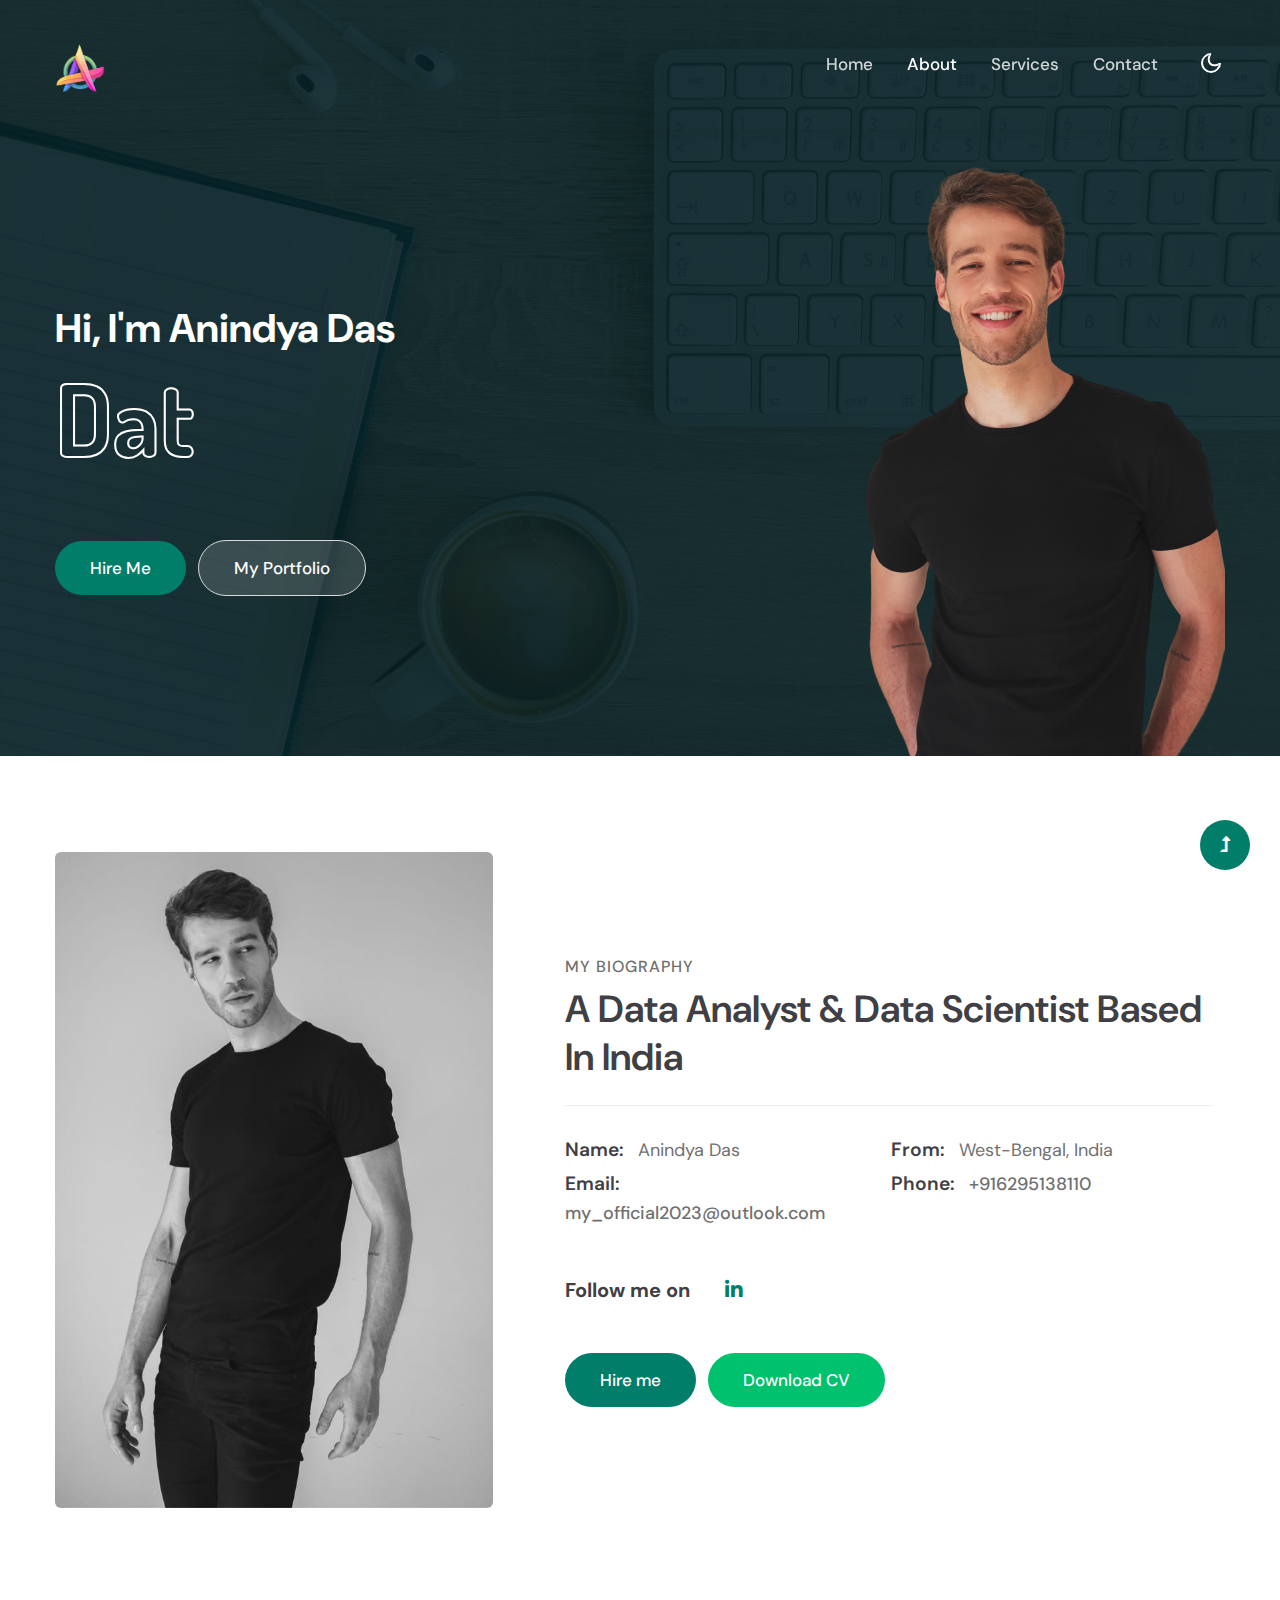
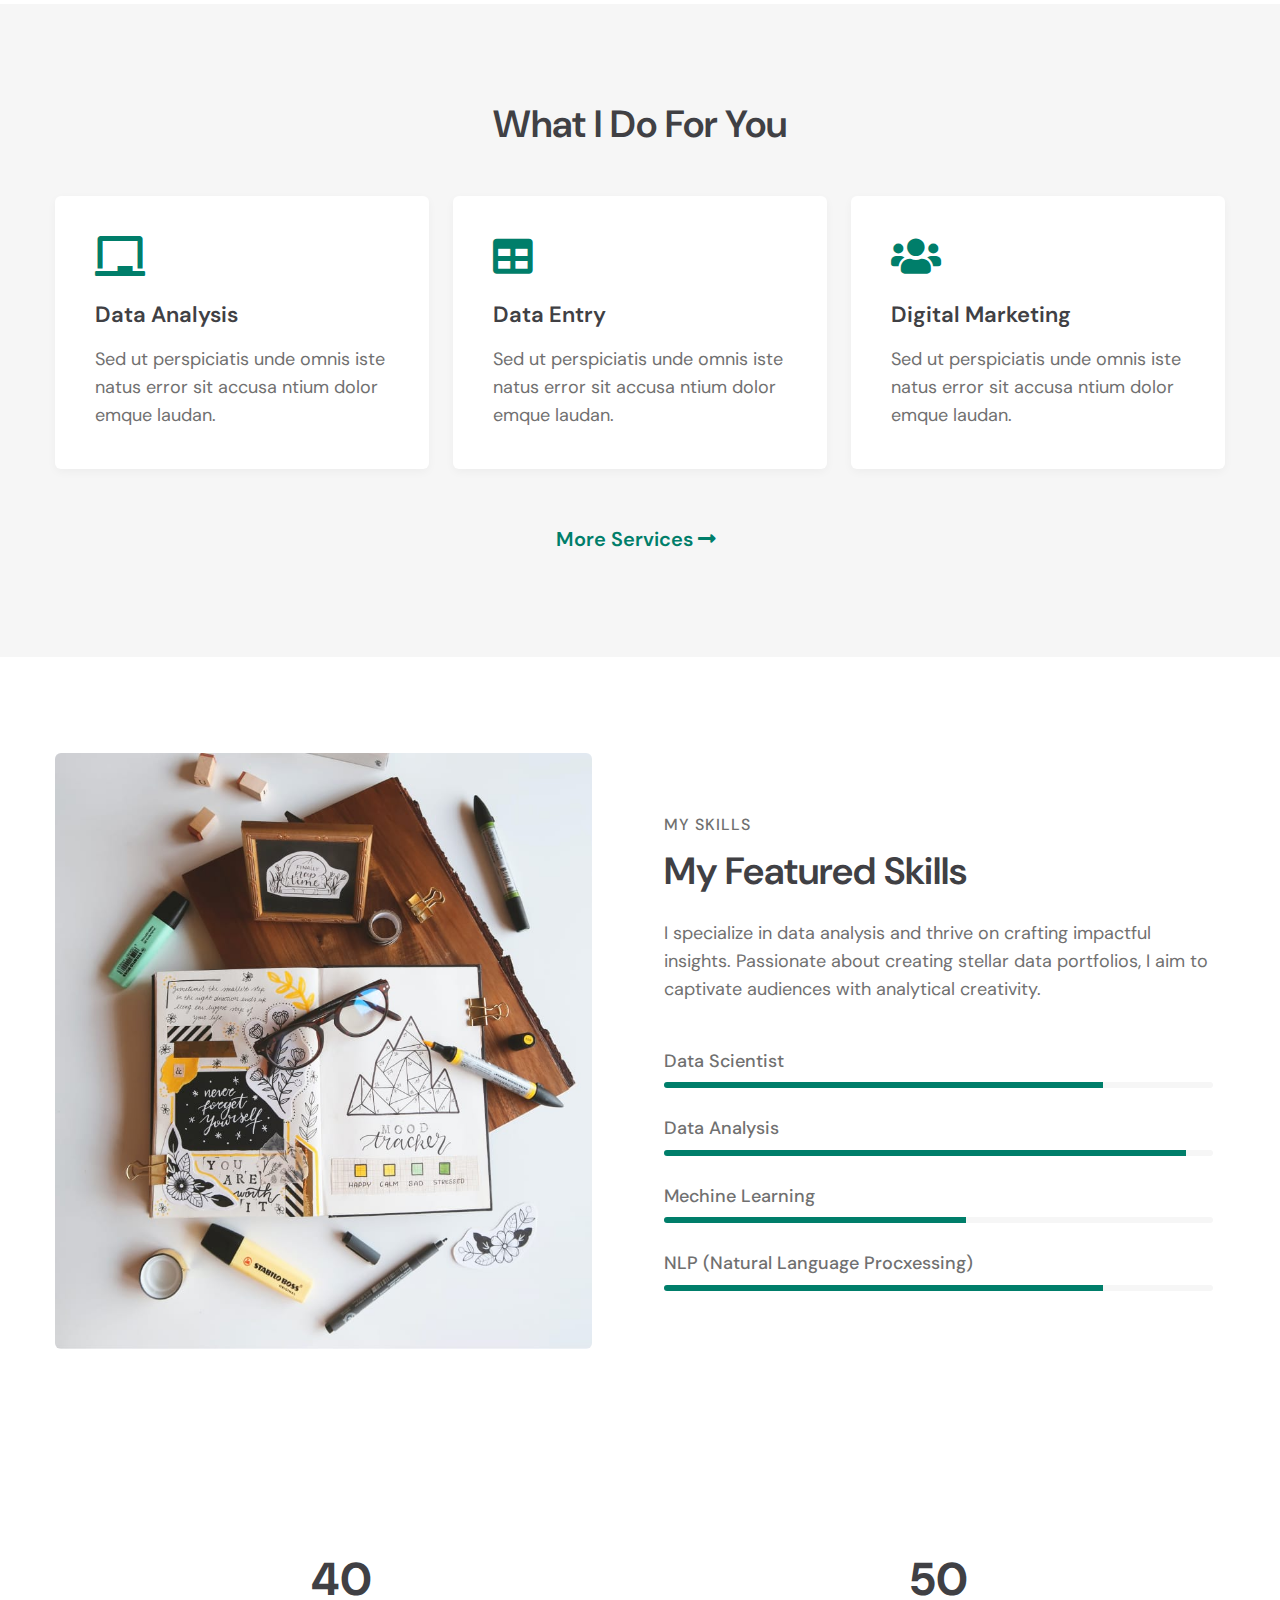
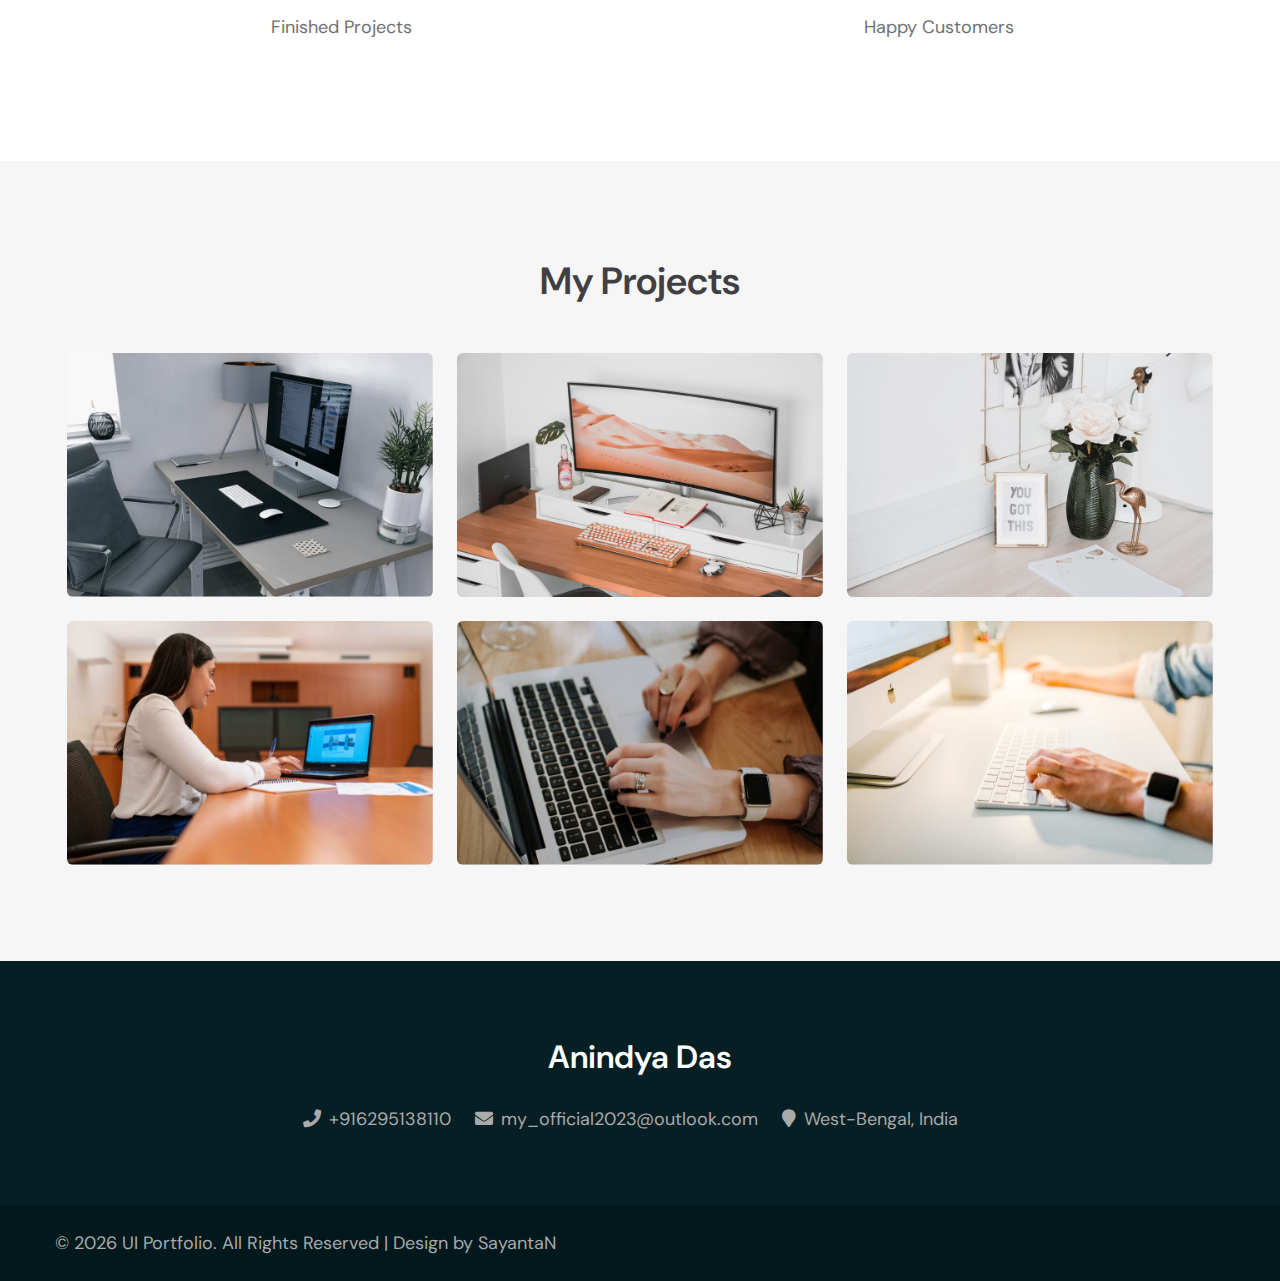
<file: index.html>
<!doctype html>
<html lang="en">

<head>
    <!-- Required meta tags -->
    <meta charset="utf-8">
    <meta name="viewport" content="width=device-width, initial-scale=1, shrink-to-fit=no">
    <title>Anindya Das</title>

    <!-- google-fonts -->
    <link href="//fonts.googleapis.com/css2?family=Dosis:wght@300;400;500;600;800&display=swap" rel="stylesheet">
    <link href="//fonts.googleapis.com/css2?family=DM+Sans:wght@400;500;700&display=swap" rel="stylesheet">
    <!-- //google-fonts -->

    <!-- Template CSS Style link -->
    <link rel="stylesheet" href="assets/css/style-liberty.css">

</head>

<body>


    <!--header-->
    <header id="site-header" class="fixed-top">
        <div class="container">
            <nav class="navbar navbar-expand-lg stroke">
                <h1>
                    <a class="navbar-brand" href="index.html">
                        <img class="nav_logo" src="./assets/logo/logo.png" alt="">
                    </a>
                </h1>
                <!-- if logo is image enable this   
        <a class="navbar-brand" href="#index.html">
            <img src="image-path" alt="Your logo" title="Your logo" style="height:35px;" />
        </a> -->
                <button class="navbar-toggler collapsed bg-gradient" type="button" data-bs-toggle="collapse"
                    data-bs-target="#navbarTogglerDemo02" aria-controls="navbarTogglerDemo02" aria-expanded="false"
                    aria-label="Toggle navigation">
                    <span class="navbar-toggler-icon fa icon-expand fa-bars"></span>
                    <span class="navbar-toggler-icon fa icon-close fa-times"></span>
                </button>

                <div class="collapse navbar-collapse" id="navbarTogglerDemo02">
                    <ul class="navbar-nav ms-lg-auto align-items-center">
                        <li class="nav-item">
                            <a class="nav-link" href="index.html">Home <span class="sr-only">(current)</span></a>
                        </li>
                        <li class="nav-item active">
                            <a class="nav-link" href="about.html">About</a>
                        </li>
                        <li class="nav-item">
                            <a class="nav-link" href="services.html">Services</a>
                        </li>
                        <li class="nav-item">
                            <a class="nav-link" href="contact.html">Contact</a>
                        </li>

                        <!--/right-btn-->
                        <div class="header-btn mx-2">
                            <!-- <a class="btn btn-style btn-primary mr-lg-5" href="contact.html"> Hire Me</a> -->
                        </div>
                        <!--/right-btn-->

                    </ul>
                </div>

                <!-- search -->
                <!-- <ul class="cd-header-buttons px-lg-2">
                    <li>
                        <a class="cd-search-trigger" href="#cd-search">
                            <span></span>
                        </a>
                    </li>
                </ul> -->
                <div id="cd-search" class="cd-search">
                    <form action="#url" method="post">
                        <input name="Search" type="search" placeholder="Click enter after typing...">
                    </form>
                </div>
                <!-- //search -->

                <!-- toggle switch for light and dark theme -->
                <div class="cont-ser-position">
                    <nav class="navigation">
                        <div class="theme-switch-wrapper">
                            <label class="theme-switch" for="checkbox">
                                <input type="checkbox" id="checkbox">
                                <div class="mode-container">
                                    <i class="gg-sun"></i>
                                    <i class="gg-moon"></i>
                                </div>
                            </label>
                        </div>
                    </nav>
                </div>
                <!-- //toggle switch for light and dark theme -->
            </nav>
        </div>
    </header>
    <!--//header-->




    <!-- banner section -->
    <section id="home" class="w3l-banner pt-5">
        <div class="container pt-lg-5 pt-md-4">
            <div class="row pt-lg-5 pt-4">
                <div class="col-lg-7 banner-info-grid pt-lg-0 pt-5">
                    <h1 class="mb-3">Hi, I'm Anindya Das</h1>
                    <h3 class="mb-4"> <span class="typed-text"></span><span class="cursor">&nbsp</span> </h3>
                    <!-- <p>I love Graphic design and Photography and have been working on my portfolio since 2016. I Can
                        give your business a new Creative start right away!</p> -->

                    <a class="btn btn-primary btn-style mt-5 me-2" href="contact.html"> Hire Me </a>
                    <a class="btn btn-style transparent-btn mt-5" href="#portfolio"> My Portfolio </a>

                </div>
                <div class="col-lg-5 text-lg-end my-image mt-lg-0 mt-4">
                    <img src="assets/images/banner.png" class="img-fluid" />
                </div>
            </div>
        </div>
    </section>
    <!-- //banner section -->


    <!-- About Section-->
    <section class="w3l-about py-5" id="about">
        <div class="container py-md-5 py-2">
            <div class="row w3l-row">
                <div class="col-lg-5 my-image pe-lg-5 mb-lg-0 mb-md-5 mb-4">
                    <img src="assets/images/about.jpg" alt="" class="img-fluid">
                </div>
                <div class="col-lg-7 w3l-about-info px-lg-4 align-center">
                    <h6 class="w3l-title-small mb-1">My Biography</h6>
                    <h3 class="w3l-title-main mb-2">A Data Analyst & Data Scientist based in India</h3>
                    <!-- <p class="my-4 pe-lg-5">I love Graphic design and Photography and have been working on my portfolio since 2016. I Can give your business a new Creative start right away! Contact me and we will discuss your projects!</p> -->
                    <div class="my-info mt-4">
                        <div class="single-info"><span>Name:</span>
                            <p>Anindya Das</p>
                        </div>
                        <div class="single-info"><span>From:</span>
                            <p>West-Bengal, India</p>
                        </div>
                        <div class="single-info"><span>Email:</span>
                            <p><a href="mailto:my_official2023@outlook.com">my_official2023@outlook.com</a></p>
                        </div>
                        <div class="single-info"><span>Phone:</span>
                            <p><a href="tel:+916295138110">+916295138110</a></p>
                        </div>
                    </div>

                    <ul class="follow-social mt-lg-5 mt-4">
                        <li>
                            <h5 class="me-md-3">Follow me on </h5>
                        </li>

                        <!-- <li><a href="https://in.linkedin.com/company/w3layouts"><span class="fab fa-behance"></span></a>
                        </li> -->

                        <li><a href="https://www.linkedin.com/in/dasanindya24/"><span
                                    class="fab fa-linkedin-in"></span></a>
                        </li>

                        <li>
                            <a href="https://github.com/anindyaPrivate>
                                <i class="fab fa-github"></i>
                            </a>
                        </li>

                        <!-- <li><a href="https://twitter.com/W3layouts"><span class="fab fa-twitter"></span></a></li> -->

                    </ul>
                    <div class="w3l-btn">
                        <a href="contact.html" class="btn btn-style btn-primary mt-lg-5 mt-4 me-md-2">Hire me</a>
                        <a href="./assets/Anindya_das_2.3 years_EXP.pdf" download="Anindya's Resume.pdf"
                            class="btn btn-style btn-secondary mt-lg-5 mt-4">Download CV</a>
                    </div>
                </div>
            </div>
        </div>
    </section>
    <!-- //About Section-->


    <!-- Services Section -->
    <section class="about-section py-5">
        <div class="container py-lg-5 py-md-4 py-2">
            <div class="title-heading-w3 mx-auto text-center mb-sm-5 mb-4">
                <h3 class="w3l-title-main">What I do for you</h3>
            </div>
            <div class="row justify-content-center">
                <div class="col-lg-4 col-md-6">
                    <div class="about-single">
                        <div class="about-icon mb-4">
                            <i class="fas fa-chalkboard"></i>
                        </div>
                        <div class="about-content">
                            <h5 class="mb-3"><a href="#url">Data Analysis</a></h5>
                            <p>Sed ut perspiciatis unde omnis iste natus error sit accusa ntium dolor emque
                                laudan.</p>
                        </div>
                    </div>
                </div>
                <div class="col-lg-4 col-md-6 mt-md-0 mt-3">
                    <div class="about-single">
                        <div class="about-icon mb-4">
                            <i class="fas fa-table"></i>
                        </div>
                        <div class="about-content">
                            <h5 class="mb-3"><a href="#url">Data Entry</a></h5>
                            <p>Sed ut perspiciatis unde omnis iste natus error sit accusa ntium dolor emque
                                laudan.</p>
                        </div>
                    </div>
                </div>
                <div class="col-lg-4 col-md-6 mt-lg-0 mt-3">
                    <div class="about-single">
                        <div class="about-icon mb-4">
                            <i class="fas fa-users"></i>
                        </div>
                        <div class="about-content">
                            <h5 class="mb-3"><a href="#url">Digital Marketing</a></h5>
                            <p>Sed ut perspiciatis unde omnis iste natus error sit accusa ntium dolor emque
                                laudan.</p>
                        </div>
                    </div>
                </div>
            </div>

            <div class="w3l-btn text-center">
                <a href="services.html" class="btn btn-border mt-lg-5 mt-4 me-2">
                    More services <span class="fas fa-long-arrow-alt-right"></span></a>
            </div>
        </div>
    </section>
    <!-- //Services Section -->





    <section class="w3l-skills py-5" id="skills">
        <div class="container py-lg-5 py-md-4 py-3">
            <div class="row">
                <div class="col-lg-6 pe-lg-5">
                    <img src="assets/images/about1.jpg" alt="" class="img-fluid">
                </div>
                <div class="col-lg-6 mt-lg-0 mt-5 w3l-content-6 px-lg-4 align-self-center">
                    <h6 class="w3l-title-small mb-2">My skills</h6>
                    <h3 class="w3l-title-main">My Featured skills</h3>
                    <p class="mt-4">I specialize in data analysis and thrive on crafting impactful insights. Passionate
                        about creating stellar data portfolios, I aim to captivate audiences with analytical creativity.
                    </p>
                    <div class="progress-info mt-5">
                        <h6 class="progress-tittle">Data Scientist</h6>
                        <div class="progress">
                            <div class="progress-bar progress-bar-striped" role="progressbar" style="width: 80%"
                                aria-valuenow="80" aria-valuemin="0" aria-valuemax="100">
                            </div>
                        </div>
                    </div>
                    <div class="progress-info">
                        <h6 class="progress-tittle">Data Analysis
                        </h6>
                        <div class="progress">
                            <div class="progress-bar progress-bar-striped" role="progressbar" style="width: 95%"
                                aria-valuenow="95" aria-valuemin="0" aria-valuemax="100">
                            </div>
                        </div>
                    </div>
                    <div class="progress-info">
                        <h6 class="progress-tittle">Mechine Learning</h6>
                        <div class="progress">
                            <div class="progress-bar progress-bar-striped" role="progressbar" style="width: 55%"
                                aria-valuenow="55" aria-valuemin="0" aria-valuemax="100">
                            </div>
                        </div>
                    </div>
                    <div class="progress-info mb-0">
                        <h6 class="progress-tittle">NLP (Natural Language Procxessing)</h6>
                        <div class="progress">
                            <div class="progress-bar progress-bar-striped" role="progressbar" style="width: 80%"
                                aria-valuenow="80" aria-valuemin="0" aria-valuemax="100">
                            </div>
                        </div>
                    </div>
                </div>
            </div>
        </div>
    </section>


    <!-- Why Choose Us Section-->
    <!-- <section class="w3l-whychooseus pt-5" id="about1">
        <div class="container pt-lg-0 pt-md-4 pt-2">
            <div class="row align-items-center">
                <div class="col-lg-7 pe-lg-5 align-items-center">
                    <div class="row two-grids">
                        <div class="col-sm-6 grids_info d-flex">
                            <i class="fab fa-wordpress-simple"></i>
                            <div class="detail ms-3">
                                <h4 class="w3l-subtitle">Web Development</h4>
                                <p>Lorem ipsum viverra libero set. Pellen ut justo, in ligula at.
                                </p>
                            </div>
                        </div>
                        <div class="col-sm-6 grids_info d-flex mt-sm-0 mt-4">
                            <i class="fab fa-css3-alt"></i>
                            <div class="detail ms-3">
                                <h4 class="w3l-subtitle">Design Trends</h4>
                                <p>Lorem ipsum viverra libero set. Pellen ut justo, in ligula at.
                                </p>
                            </div>
                        </div>
                        <div class="col-sm-6 grids_info d-flex mt-md-5 mt-4">
                            <i class="fas fa-chart-line"></i>
                            <div class="detail ms-3">
                                <h4 class="w3l-subtitle">Research & Analysis</h4>
                                <p>Lorem ipsum viverra libero set. Pellen ut justo, in ligula at.
                                </p>
                            </div>
                        </div>
                        <div class="col-sm-6 grids_info d-flex mt-md-5 mt-4">
                            <i class="fas fa-headset"></i>
                            <div class="detail ms-3">
                                <h4 class="w3l-subtitle">Customer support</h4>
                                <p>Lorem ipsum viverra libero set. Pellen ut justo, in ligula at.
                                </p>
                            </div>
                        </div>
                        <div class="col-sm-6 grids_info d-flex mt-md-5 mt-4">
                            <i class="fas fa-mobile-alt"></i>
                            <div class="detail ms-3">
                                <h4 class="w3l-subtitle">Responsive design</h4>
                                <p>Lorem ipsum viverra libero set. Pellen ut justo, in ligula at.
                                </p>
                            </div>
                        </div>
                        <div class="col-sm-6 grids_info d-flex mt-md-5 mt-4">
                            <i class="fas fa-layer-group"></i>
                            <div class="detail ms-3">
                                <h4 class="w3l-subtitle">PSD Design</h4>
                                <p>Lorem ipsum viverra libero set. Pellen ut justo, in ligula at.
                                </p>
                            </div>
                        </div>
                    </div>
                </div>
                <div class="col-lg-5 ps-lg-5 my-image mt-lg-0 mt-4">
                    <img src="assets/images/banner.png" alt="" class="img-fluid">
                </div>

            </div>
        </div>
    </section> -->
    <!-- //Why Choose Us Section-->




    <!-- Stats Section-->
    <section class="w3l-stats-section py-5" id="stats">
        <div class="container py-lg-5 py-md-4 py-2">
            <div class="w3l-stats-inner-inf py-lg-4">
                <div class="row stats-con text-center">
                    <div class="col-lg-6 col-6 stats_info counter_grid">
                        <p class="counter"> 40 </p>
                        <h3>Finished Projects</h3>
                    </div>
                    <!-- <div class="col-lg-3 col-6 stats_info counter_grid">
                        <p class="counter"> 2500 </p>
                        <h3>Working Hours</h3>
                    </div> -->
                    <!-- <div class="col-lg-3 col-6 stats_info counter_grid mt-lg-0 mt-sm-5 mt-5">
                        <p class="counter"> 1280 </p>
                        <h3>Online Support</h3>
                    </div> -->
                    <div class="col-lg-6 col-6 stats_info counter_grid mt-lg-0 mt-sm-5 mt-5">
                        <p class="counter"> 50 </p>
                        <h3>Happy Customers</h3>
                    </div>
                </div>
            </div>
        </div>
    </section>
    <!-- //Stats Section-->


    <!-- portfolio -->
    <section class="w3-gallery py-5" id="portfolio">
        <div class="container py-lg-5 py-md-4 py-2">
            <div class="title-heading-w3 mx-auto text-center mb-sm-5 mb-4">
                <h3 class="w3l-title-main mb-2">My Projects</h3>
            </div>
            <div class="row portfolio-area clearfix p-0 m-0">
                <div class="col-lg-4 col-md-6 portfolio-item2 content" data-id="id-1" data-type="cat-item-1">
                    <span class="image-block">
                        <a class="image-zoom" href="assets/images/blog1.jpg" data-gal="prettyPhoto[gallery]">
                            <div class="content-overlay"></div>
                            <img src="assets/images/blog1.jpg" class="img-fluid w3layouts agileits" alt="portfolio-img">
                            <div class="content-details fadeIn-bottom">
                                <h3 class="content-title">Architecture</h3>
                                <p class="content-text">This is a short description</p>
                            </div>
                        </a>
                    </span>
                </div>
                <div class="col-lg-4 col-md-6 portfolio-item2 content mt-md-0 mt-4" data-id="id-2"
                    data-type="cat-item-2">
                    <span class="image-block">
                        <a class="image-zoom" href="assets/images/blog2.jpg" data-gal="prettyPhoto[gallery]">
                            <div class="content-overlay"></div>
                            <img src="assets/images/blog2.jpg" class="img-fluid w3layouts agileits" alt="portfolio-img">
                            <div class="content-details fadeIn-bottom">
                                <h3 class="content-title">Corporate</h3>
                                <p class="content-text">This is a short description</p>
                            </div>
                        </a>
                    </span>
                </div>
                <div class="col-lg-4 col-md-6 portfolio-item2 content mt-lg-0 mt-4" data-id="id-3"
                    data-type="cat-item-3">
                    <span class="image-block">
                        <a class="image-zoom" href="assets/images/blog3.jpg" data-gal="prettyPhoto[gallery]">
                            <div class="content-overlay"></div>
                            <img src="assets/images/blog3.jpg" class="img-fluid w3layouts agileits" alt="portfolio-img">
                            <div class="content-details fadeIn-bottom">
                                <h3 class="content-title">Ecommerce</h3>
                                <p class="content-text">This is a short description</p>
                            </div>
                        </a>
                    </span>
                </div>
                <div class="col-lg-4 col-md-6 portfolio-item2 content mt-4" data-id="id-4" data-type="cat-item-4">
                    <span class="image-block">
                        <a class="image-zoom" href="assets/images/blog4.jpg" data-gal="prettyPhoto[gallery]">
                            <div class="content-overlay"></div>
                            <img src="assets/images/blog4.jpg" class="img-fluid w3layouts agileits" alt="portfolio-img">
                            <div class="content-details fadeIn-bottom">
                                <h3 class="content-title">Mobile UI</h3>
                                <p class="content-text">This is a short description</p>
                            </div>
                        </a>
                    </span>
                </div>
                <div class="col-lg-4 col-md-6 portfolio-item2 content mt-4" data-id="id-5" data-type="cat-item-5">
                    <span class="image-block">
                        <a class="image-zoom" href="assets/images/blog5.jpg" data-gal="prettyPhoto[gallery]">
                            <div class="content-overlay"></div>
                            <img src="assets/images/blog5.jpg" class="img-fluid w3layouts agileits" alt="portfolio-img">
                            <div class="content-details fadeIn-bottom">
                                <h3 class="content-title">Fashion</h3>
                                <p class="content-text">This is a short description</p>
                            </div>
                        </a>
                    </span>
                </div>
                <div class="col-lg-4 col-md-6 portfolio-item2 content mt-4" data-id="id-7" data-type="cat-item-6">
                    <span class="image-block">
                        <a class="image-zoom" href="assets/images/blog6.jpg" data-gal="prettyPhoto[gallery]">
                            <div class="content-overlay"></div>
                            <img src="assets/images/blog6.jpg" class="img-fluid w3layouts agileits" alt="portfolio-img">
                            <div class="content-details fadeIn-bottom">
                                <h3 class="content-title">Real Estate </h3>
                                <p class="content-text">This is a short description</p>
                            </div>
                        </a>
                    </span>
                </div>
            </div>
            <!--end portfolio-area -->
        </div>
        <!-- //gallery container -->
    </section>
    <!-- //portfolio -->


    <!--/brands-->
    <!-- <section class="w3l-brands py-md-5 py-4">
        <div class="container py-lg-2">
            <div class="align-items-center">
                <div id="owl-demo" class="owl-carousel owl-theme">
                    <div class="item">
                        <img src="assets/images/logo1.png" class="img-fluid" alt="Brand">
                    </div>
                    <div class="item">
                        <img src="assets/images/logo2.png" class="img-fluid" alt="Brand">
                    </div>

                    <div class="item">
                        <img src="assets/images/logo3.png" class="img-fluid" alt="Brand">
                    </div>

                    <div class="item">
                        <img src="assets/images/logo4.png" class="img-fluid" alt="Brand">
                    </div>

                    <div class="item">
                        <img src="assets/images/logo5.png" class="img-fluid" alt="Brand">
                    </div>

                    <div class="item">
                        <img src="assets/images/logo1.png" class="img-fluid" alt="Brand">
                    </div>
                    <div class="item">
                        <img src="assets/images/logo2.png" class="img-fluid" alt="Brand">
                    </div>

                    <div class="item">
                        <img src="assets/images/logo3.png" class="img-fluid" alt="Brand">
                    </div>

                    <div class="item">
                        <img src="assets/images/logo4.png" class="img-fluid" alt="Brand">
                    </div>
                </div>
            </div>
        </div>
    </section> -->
    <!-- //brands -->



    <!-- footer -->
    <footer class="text-center">
        <div class="footer py-5">
            <div class="container py-md-4">
                <div clss="footer-logo">
                    <a class="logo" href="index.html">
                         Anindya Das
                    </a>
                </div>
                <div class="footer-contact-info mt-4">
                    <ul>
                        <li>
                            <a href="tel:+916295138110" class="contact-text-sub">
                                <span class="fas fa-phone me-2"></span>+916295138110</a>
                        </li>
                        <li>
                            <a href="mailto:info@example.com" class="contact-text-sub">
                                <span class="fas fa-envelope me-2"></span>my_official2023@outlook.com</a>
                        </li>
                        <li>
                            <p class="contact-text-sub">
                                <span class="fas fa-map-marker me-2"></span>West-Bengal, India
                            </p>
                        </li>
                    </ul>
                </div>

            </div>
        </div>
        <div class="container py-4">
            <div class="row footer-grids">
                <div class="col-lg-6 copyright text-lg-start text-center align-center">
                    <p>© <span id="current_year"></span> UI Portfolio. All Rights Reserved | Design by
                        SayantaN</a> </p>
                </div>
                <!-- <div class="col-lg-6 text-lg-end text-center mt-lg-0 mt-4">
                    <div class="social">
                        <ul>
                            <li><a href="#url"><span class="fab me-2 fa-facebook-f"></span></a></li>
                            <li><a href="#url"><span class="fab me-2 fa-twitter"></span></a></li>
                            <li><a href="#url"><span class="fab me-2 fa-google-plus"></span></a></li>
                            <li><a href="#url"><span class="fab me-2 fa-pinterest"></span></a></li>
                            <li><a href="#url"><span class="fab me-2 fa-vk"></span></a></li>
                        </ul>
                    </div>
                </div> -->
            </div>
        </div>
    </footer>
    <!-- //footer -->



    <!-- Js scripts -->
    <!-- move top -->
    <button onclick="topFunction()" id="movetop" title="Go to top">
        <span class="fas fa-level-up-alt" aria-hidden="true"></span>
    </button>
    <script>
        // When the user scrolls down 20px from the top of the document, show the button
        window.onscroll = function () {
            scrollFunction()
        };

        function scrollFunction() {
            if (document.body.scrollTop > 20 || document.documentElement.scrollTop > 20) {
                document.getElementById("movetop").style.display = "block";
            } else {
                document.getElementById("movetop").style.display = "none";
            }
        }

        // When the user clicks on the button, scroll to the top of the document
        function topFunction() {
            document.body.scrollTop = 0;
            document.documentElement.scrollTop = 0;
        }
    </script>
    <!-- //move top -->

    <!-- common jquery plugin -->
    <script src="assets/js/jquery-3.3.1.min.js"></script>
    <!-- //common jquery plugin -->

    <!-- theme switch js (light and dark)-->
    <script src="assets/js/theme-change.js"></script>
    <!-- //theme switch js (light and dark)-->

    <!--search-bar-->
    <script src="assets/js/search.js"></script>
    <!--//search-bar-->

    <!--/stats-number-counter-->
    <script src="assets/js/jquery.waypoints.min.js"></script>
    <script src="assets/js/jquery.countup.js"></script>
    <script>
        $('.counter').countUp();
    </script>
    <!--//stats-number-counter-->

    <!--/owlcarousel-->
    <script src="assets/js/owl.carousel.js"></script>
    <!-- //brands-->
    <script>
        $(document).ready(function () {
            $("#owl-demo").owlCarousel({
                loop: true,
                autoplay: true,
                autoplaySpeed: 1500,
                nav: false,
                responsiveClass: true,
                responsive: {
                    0: {
                        items: 2,
                        nav: false
                    },
                    568: {
                        items: 3,
                        nav: false
                    },
                    768: {
                        items: 4,
                        nav: false
                    }
                }
            })
        })
    </script>
    <!-- //brands-->

    <!-- /typig-text-->
    <script>
        const typedTextSpan = document.querySelector(".typed-text");
        const cursorSpan = document.querySelector(".cursor");

        const textArray = ["Data Scientist", "Data Analyst", "Freelancer"];
        const typingDelay = 200;
        const erasingDelay = 10;
        const newTextDelay = 100; // Delay between current and next text
        let textArrayIndex = 0;
        let charIndex = 0;

        function type() {
            if (charIndex < textArray[textArrayIndex].length) {
                if (!cursorSpan.classList.contains("typing")) cursorSpan.classList.add("typing");
                typedTextSpan.textContent += textArray[textArrayIndex].charAt(charIndex);
                charIndex++;
                setTimeout(type, typingDelay);
            } else {
                cursorSpan.classList.remove("typing");
                setTimeout(erase, newTextDelay);
            }
        }

        function erase() {
            if (charIndex > 0) {
                // add class 'typing' if there's none
                if (!cursorSpan.classList.contains("typing")) {
                    cursorSpan.classList.add("typing");
                }
                typedTextSpan.textContent = textArray[textArrayIndex].substring(0, 0);
                charIndex--;
                setTimeout(erase, erasingDelay);
            } else {
                cursorSpan.classList.remove("typing");
                textArrayIndex++;
                if (textArrayIndex >= textArray.length) textArrayIndex = 0;
                setTimeout(type, typingDelay);
            }
        }

        document.addEventListener("DOMContentLoaded", function () { // On DOM Load initiate the effect
            if (textArray.length) setTimeout(type, newTextDelay + 250);
        });
    </script>
    <!-- //typig-text-->


    <!-- jQuery-Photo-filter-lightbox-portfolio-plugin -->
    <script src="assets/js/jquery-1.7.2.js"></script>
    <script src="assets/js/jquery.quicksand.js"></script>
    <script src="assets/js/script.js"></script>
    <script src="assets/js/jquery.prettyPhoto.js"></script>
    <!-- //jQuery-Photo-filter-lightbox-portfolio-plugin -->

    <!-- MENU-JS -->
    <script>
        $(window).on("scroll", function () {
            var scroll = $(window).scrollTop();

            if (scroll >= 80) {
                $("#site-header").addClass("nav-fixed");
            } else {
                $("#site-header").removeClass("nav-fixed");
            }
        });

        //Main navigation Active Class Add Remove
        $(".navbar-toggler").on("click", function () {
            $("header").toggleClass("active");
        });
        $(document).on("ready", function () {
            if ($(window).width() > 991) {
                $("header").removeClass("active");
            }
            $(window).on("resize", function () {
                if ($(window).width() > 991) {
                    $("header").removeClass("active");
                }
            });
        });
    </script>
    <!-- //MENU-JS -->

    <!-- disable body scroll which navbar is in active -->
    <script>
        $(function () {
            $('.navbar-toggler').click(function () {
                $('body').toggleClass('noscroll');
            })
        });
    </script>
    <!-- //disable body scroll which navbar is in active -->

    <!--bootstrap-->
    <script src="assets/js/bootstrap.min.js"></script>
    <!-- //bootstrap-->
    <!-- //Js scripts -->

    <script>
        const content_year = document.getElementById("current_year")
        content_year.innerHTML = new Date().getFullYear()
    </script>


</body>

</html>
</file>
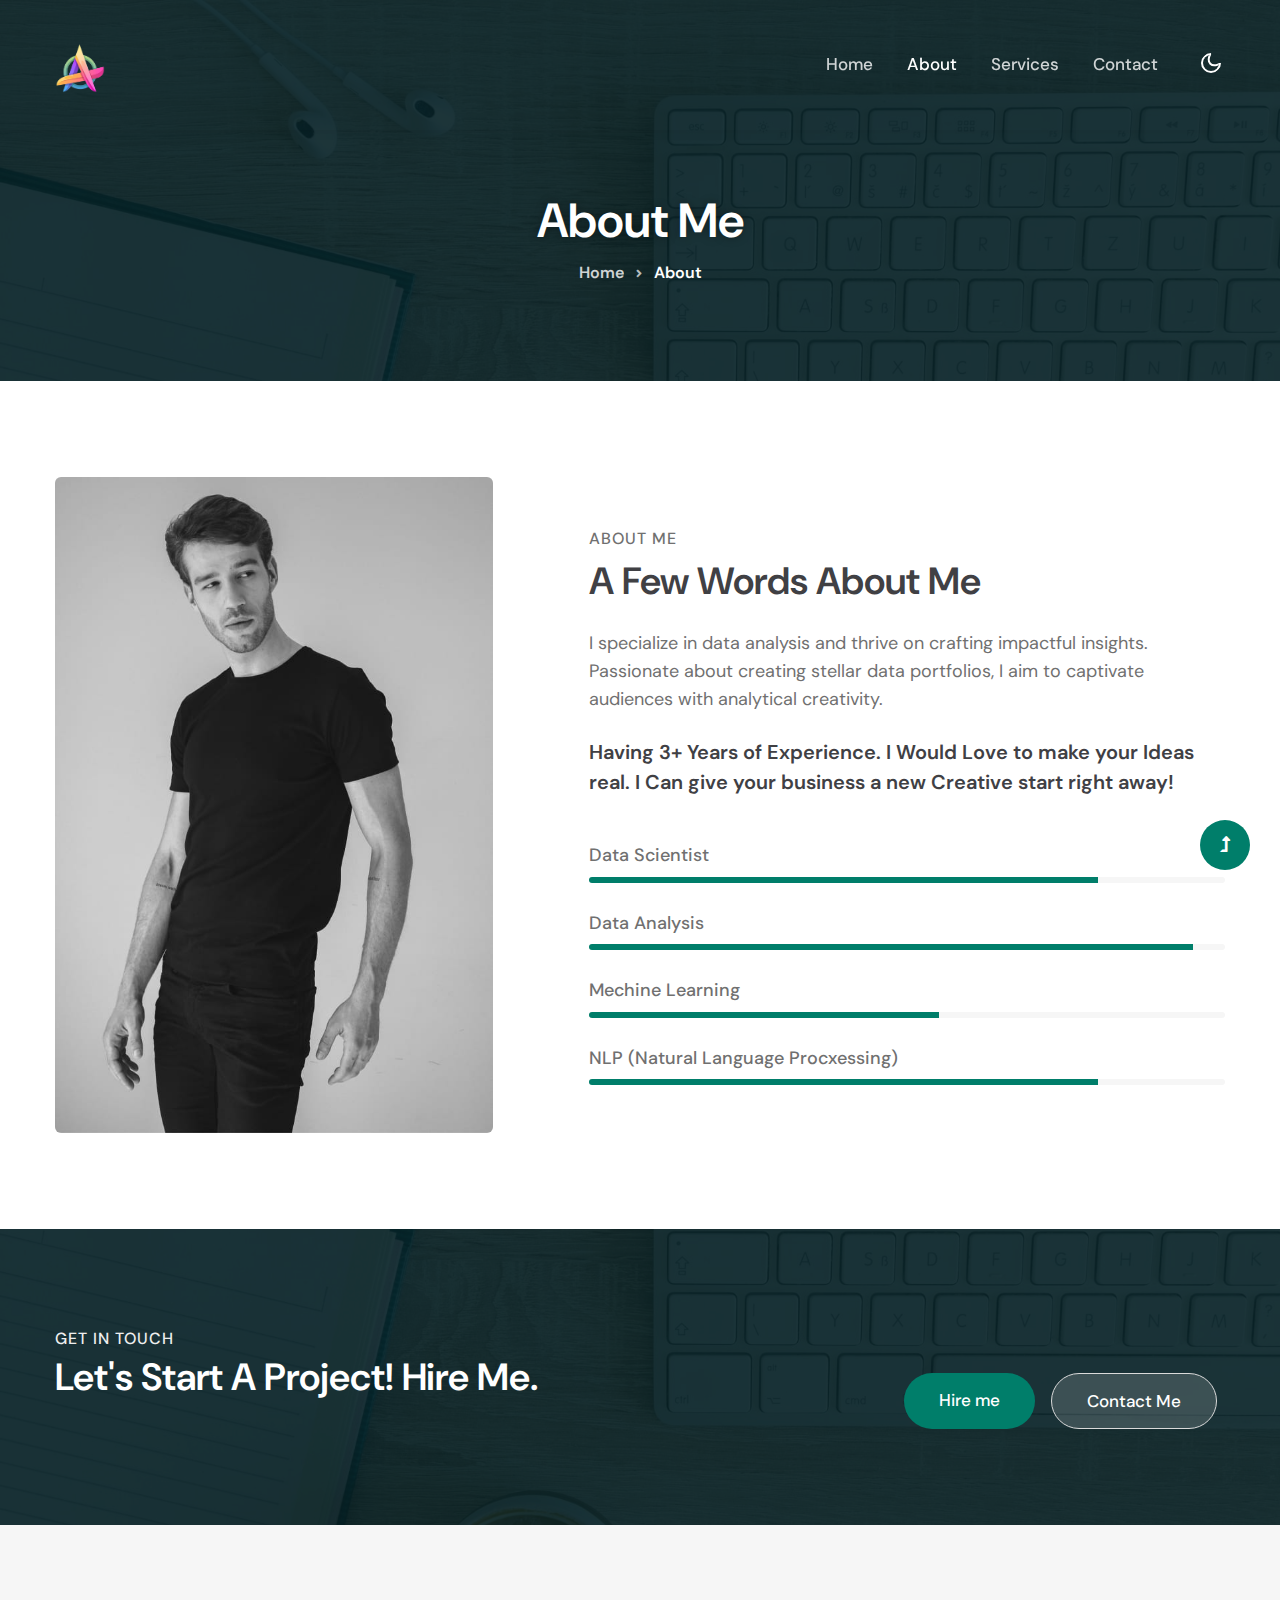
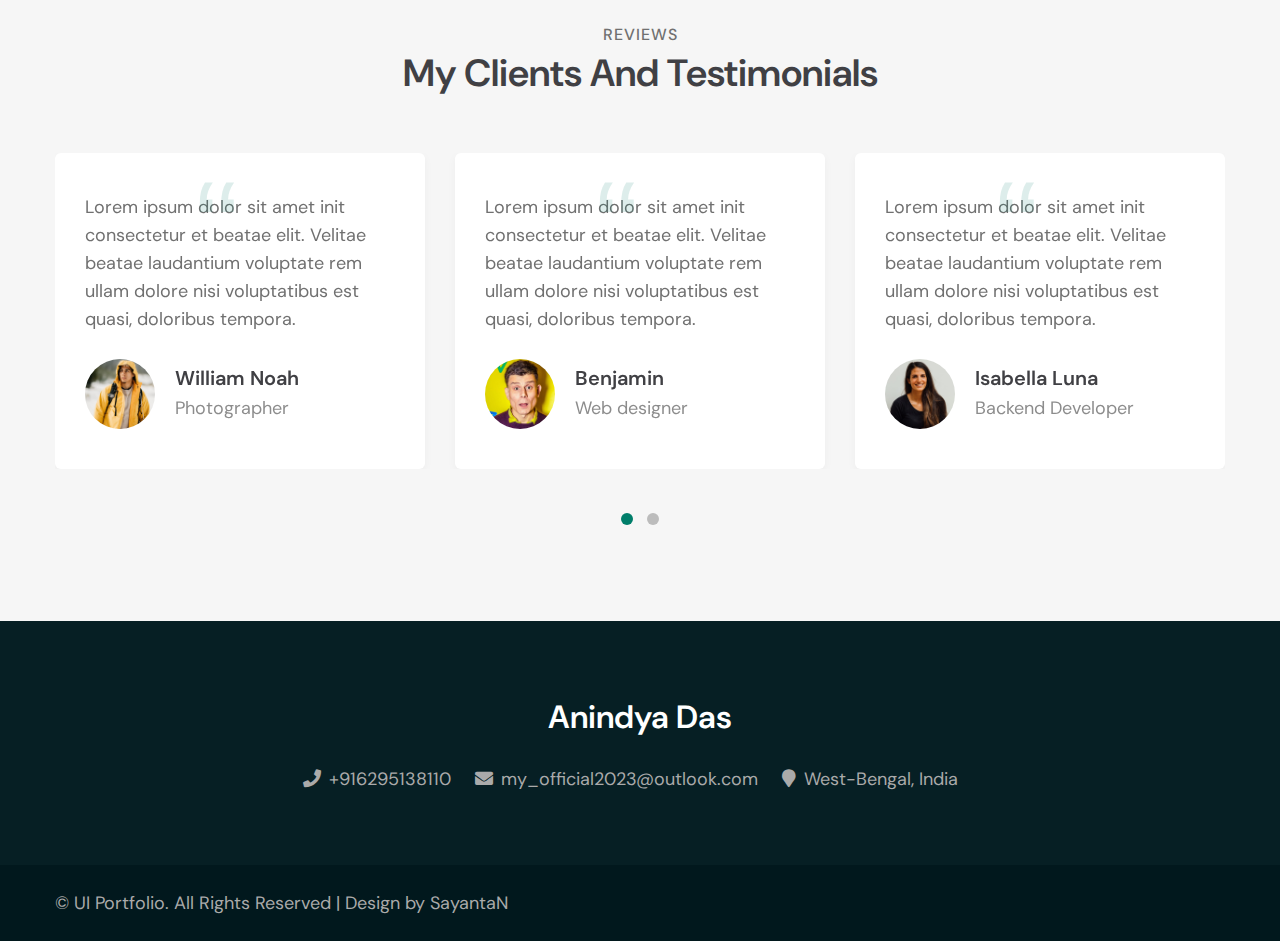
<file: about.html>
<!--
Author: W3layouts
Author URL: http://w3layouts.com
-->
<!doctype html>
<html lang="en">

<head>
    <!-- Required meta tags -->
    <meta charset="utf-8">
    <meta name="viewport" content="width=device-width, initial-scale=1, shrink-to-fit=no">
    <title>UI Portfolio - Personal Category Bootstrap Responsive Website Template - About : W3Layouts</title>

    <!-- google-fonts -->
    <link href="//fonts.googleapis.com/css2?family=Dosis:wght@300;400;500;600;800&display=swap" rel="stylesheet">
    <link href="//fonts.googleapis.com/css2?family=DM+Sans:wght@400;500;700&display=swap" rel="stylesheet">
    <!-- //google-fonts -->

    <!-- Template CSS Style link -->
    <link rel="stylesheet" href="assets/css/style-liberty.css">

</head>

<body>


    <!--header-->
    <header id="site-header" class="fixed-top">
        <div class="container">
            <nav class="navbar navbar-expand-lg stroke">
                <h1>
                    <a class="navbar-brand" href="index.html">
                        <img class="nav_logo" src="./assets/logo/logo.png" alt="">
                    </a>
                </h1>
                <!-- if logo is image enable this   
        <a class="navbar-brand" href="#index.html">
            <img src="image-path" alt="Your logo" title="Your logo" style="height:35px;" />
        </a> -->
                <button class="navbar-toggler collapsed bg-gradient" type="button" data-bs-toggle="collapse"
                    data-bs-target="#navbarTogglerDemo02" aria-controls="navbarTogglerDemo02" aria-expanded="false"
                    aria-label="Toggle navigation">
                    <span class="navbar-toggler-icon fa icon-expand fa-bars"></span>
                    <span class="navbar-toggler-icon fa icon-close fa-times"></span>
                </button>

                <div class="collapse navbar-collapse" id="navbarTogglerDemo02">
                    <ul class="navbar-nav ms-lg-auto align-items-center">
                        <li class="nav-item">
                            <a class="nav-link" href="index.html">Home <span class="sr-only">(current)</span></a>
                        </li>
                        <li class="nav-item active">
                            <a class="nav-link" href="about.html">About</a>
                        </li>
                        <li class="nav-item">
                            <a class="nav-link" href="services.html">Services</a>
                        </li>
                        <li class="nav-item">
                            <a class="nav-link" href="contact.html">Contact</a>
                        </li>

                        <!--/right-btn-->
                        <div class="header-btn mx-2">
                            <!-- <a class="btn btn-style btn-primary mr-lg-5" href="contact.html"> Hire Me</a> -->
                        </div>
                        <!--/right-btn-->

                    </ul>
                </div>

                <!-- search -->
                <!-- <ul class="cd-header-buttons px-lg-2">
                    <li>
                        <a class="cd-search-trigger" href="#cd-search">
                            <span></span>
                        </a>
                    </li>
                </ul> -->
                <div id="cd-search" class="cd-search">
                    <form action="#url" method="post">
                        <input name="Search" type="search" placeholder="Click enter after typing...">
                    </form>
                </div>
                <!-- //search -->

                <!-- toggle switch for light and dark theme -->
                <div class="cont-ser-position">
                    <nav class="navigation">
                        <div class="theme-switch-wrapper">
                            <label class="theme-switch" for="checkbox">
                                <input type="checkbox" id="checkbox">
                                <div class="mode-container">
                                    <i class="gg-sun"></i>
                                    <i class="gg-moon"></i>
                                </div>
                            </label>
                        </div>
                    </nav>
                </div>
                <!-- //toggle switch for light and dark theme -->
            </nav>
        </div>
    </header>
    <!--//header-->


    <!-- about banner -->
    <section class="w3l-about-breadcrumb text-center">
        <div class="breadcrumb-bg breadcrumb-bg-about py-5">
            <div class="container py-lg-5 mt-5">
                <div class="banner-info-grid mt-5">
                    <h2 class="w3l-title-breadcrumb">About Me</h2>
                </div>
                <ul class="breadcrumbs-custom-path">
                    <li><a href="#url">Home</a></li>
                    <li class="active"><span class="fa fa-angle-right mx-2" aria-hidden="true"></span> About</li>
                </ul>
            </div>
        </div>
    </section>
    <!-- //about banner -->




    <!-- About Section -->
    <section class="w3l-content-6" id="skills">
        <div class="content-6-mian py-5">
            <div class="container py-lg-5 py-md-4 py-2">
                <div class="content-info-in row">
                    <div class="content-gd col-lg-5 pe-lg-5 my-image">
                        <img src="assets/images/about.jpg" alt="" class="img-fluid" />
                    </div>
                    <div class="content-gd col-lg-7 mt-lg-0 mt-5 align-self ps-lg-5">
                        <h6 class="w3l-title-small mb-1">About Me</h6>
                        <h3 class="w3l-title-main mb-lg-4 mb-3">A Few words about me</h3>
                        <p class="my-4 pe-lg-5">I specialize in data analysis and thrive on crafting impactful insights.
                            Passionate about creating stellar data portfolios, I aim to captivate audiences with
                            analytical creativity.</p>
                        <h5 class="w3l-subtitle mb-md-5 mb-4">Having 3+ Years of Experience. I Would Love to make your
                            Ideas real. I Can give your business a new Creative start right away!</h5>

                        <div class="progress-info mt-5">
                            <h6 class="progress-tittle">Data Scientist</h6>
                            <div class="progress">
                                <div class="progress-bar progress-bar-striped" role="progressbar" style="width: 80%"
                                    aria-valuenow="80" aria-valuemin="0" aria-valuemax="100">
                                </div>
                            </div>
                        </div>
                        <div class="progress-info info1">
                            <h6 class="progress-tittle">Data Analysis</h6>
                            <div class="progress">
                                <div class="progress-bar progress-bar-striped" role="progressbar" style="width: 95%"
                                    aria-valuenow="95" aria-valuemin="0" aria-valuemax="100">
                                </div>
                            </div>
                        </div>
                        <div class="progress-info info3">
                            <h6 class="progress-tittle">Mechine Learning</h6>
                            <div class="progress">
                                <div class="progress-bar progress-bar-striped" role="progressbar" style="width: 55%"
                                    aria-valuenow="55" aria-valuemin="0" aria-valuemax="100">
                                </div>
                            </div>
                        </div>
                        <div class="progress-info info4 mb-0">
                            <h6 class="progress-tittle">NLP (Natural Language Procxessing)</h6>
                            <div class="progress">
                                <div class="progress-bar progress-bar-striped" role="progressbar" style="width: 80%"
                                    aria-valuenow="80" aria-valuemin="0" aria-valuemax="100">
                                </div>
                            </div>
                        </div>
                    </div>
                </div>
            </div>
        </div>
    </section>
    <!-- About Section -->


    <!-- about page video popup section -->
    <!-- <section class="w3l-index5" id="about">
    <div class="new-block py-5">
        <div class="container py-lg-5 py-md-4 py-2">
            <div class="middle-section text-center">
                <div class="section-width">
                    <h3 class="w3l-title-main"> Take a tour of my office. A Video presentation of my beautiful & awesome story.</h3>
                    <p class="mt-3">Lorem ipsum, dolor sit amet consectetur adipisicing elit. At, corrupti odit? At iure
                        facere,
                        porro repellat officia quas, dolores magnam assumenda soluta odit
                        harum
                        voluptate inventore ipsa maiores fugiat accusamus eos nulla. Iure voluptatibus explicabo
                        officia.</p>
                </div>
                <div class="history-info mt-5">
                    <div class="position-relative">
                        <img src="assets/images/blog9.jpg" class="img-fluid radius-image video-popup-image"
                            alt="video-popup">

                        <a href="#small-dialog" class="popup-with-zoom-anim play-view text-center position-absolute">
                            <span class="video-play-icon">
                                <span class="fa fa-play"></span>
                            </span>
                        </a>

                        <div id="small-dialog" class="zoom-anim-dialog mfp-hide">
                            <iframe src="https://www.youtube.com/embed/Cu2VnoRcxKM" allowfullscreen></iframe>
                        </div>
                    </div>
                </div>

                <div id="small-dialog" class="zoom-anim-dialog mfp-hide">
                    <iframe src="https://www.youtube.com/embed/Z_KspIX1oXU" allowfullscreen></iframe>
                </div>
            </div>
        </div>
    </div>
</section> -->
    <!-- //about page video popup section -->

    <section class="w3l-join py-5" id="join">
        <div class="container py-md-5 py-3">
            <div class="row">
                <div class="col-lg-7 video-info pe-lg-5">
                    <div class="title-content">
                        <h6 class="w3l-title-small two">Get in touch</h6>
                        <h3 class="w3l-title-main two mb-3">Let's start a Project! Hire Me.</h3>
                        <!-- <p class="pe-lg-5">Lorem ipsum viverra feugiat. Pellen tesque libero ut justo. Semper at tempufddfel. Lorem ipsum dolor sit, amet consectetur elit.</p> -->

                    </div>
                </div>
                <div class="col-lg-5 history-info align-self">
                    <div class="w3banner-content-btns d-sm-flex justify-content-lg-end">
                        <a href="contact.html" class="btn btn-style btn-primary mt-lg-5 mt-4 me-sm-3">Hire me </a>
                        <a href="contact.html" class="btn btn-style transparent-btn mt-lg-5 mt-4 me-2">Contact Me </a>
                    </div>
                </div>
            </div>
        </div>
    </section>




    <section class="w3l-clients" id="testimonials">
        <div class="midd-w3 py-5">
            <div class="container py-lg-5 py-md-3">
                <div class="title-heading-w3 mx-auto text-center mb-sm-5 mb-4">
                    <span class="w3l-title-small">Reviews</span>
                    <h3 class="w3l-title-main">My clients and Testimonials</h3>
                </div>
                <div id="owl-demo1" class="owl-carousel owl-theme mt-4 py-2 mb-5">
                    <div class="item">
                        <div class="testimonial-content">
                            <div class="testimonial">
                                <blockquote>
                                    <q>Lorem ipsum dolor sit amet init consectetur et beatae elit. Velitae beatae
                                        laudantium voluptate rem ullam dolore nisi voluptatibus est quasi, doloribus
                                        tempora. </q>
                                </blockquote>
                                <div class="testi-des">
                                    <div class="test-img"><img src="assets/images/team1.jpg" class="img-fluid"
                                            alt="client-img">
                                    </div>
                                    <div class="peopl align-self">
                                        <h3>William Noah</h3>
                                        <p class="indentity">Photographer</p>
                                    </div>
                                </div>
                            </div>
                        </div>
                    </div>
                    <div class="item">
                        <div class="testimonial-content">
                            <div class="testimonial">
                                <blockquote>
                                    <q>Lorem ipsum dolor sit amet init consectetur et beatae elit. Velitae beatae
                                        laudantium voluptate rem ullam dolore nisi voluptatibus est quasi, doloribus
                                        tempora. </q>
                                </blockquote>
                                <div class="testi-des">
                                    <div class="test-img"><img src="assets/images/team2.jpg" class="img-fluid"
                                            alt="client-img">
                                    </div>
                                    <div class="peopl align-self">
                                        <h3>Benjamin</h3>
                                        <p class="indentity">Web designer</p>
                                    </div>
                                </div>
                            </div>
                        </div>
                    </div>
                    <div class="item">
                        <div class="testimonial-content">
                            <div class="testimonial">
                                <blockquote>
                                    <q>Lorem ipsum dolor sit amet init consectetur et beatae elit. Velitae beatae
                                        laudantium voluptate rem ullam dolore nisi voluptatibus est quasi, doloribus
                                        tempora. </q>
                                </blockquote>
                                <div class="testi-des">
                                    <div class="test-img"><img src="assets/images/team3.jpg" class="img-fluid"
                                            alt="client-img">
                                    </div>
                                    <div class="peopl align-self">
                                        <h3>Isabella Luna</h3>
                                        <p class="indentity">Backend Developer</p>
                                    </div>
                                </div>
                            </div>
                        </div>
                    </div>
                    <div class="item">
                        <div class="testimonial-content">
                            <div class="testimonial">
                                <blockquote>
                                    <q>Lorem ipsum dolor sit amet init consectetur et beatae elit. Velitae beatae
                                        laudantium voluptate rem ullam dolore nisi voluptatibus est quasi, doloribus
                                        tempora. </q>
                                </blockquote>
                                <div class="testi-des">
                                    <div class="test-img"><img src="assets/images/team4.jpg" class="img-fluid"
                                            alt="client-img">
                                    </div>
                                    <div class="peopl align-self">
                                        <h3>Elizabeth</h3>
                                        <p class="indentity">Front-end developer</p>
                                    </div>
                                </div>
                            </div>
                        </div>
                    </div>
                    <div class="item">
                        <div class="testimonial-content">
                            <div class="testimonial">
                                <blockquote>
                                    <q>Lorem ipsum dolor sit amet init consectetur et beatae elit. Velitae beatae
                                        laudantium voluptate rem ullam dolore nisi voluptatibus est quasi, doloribus
                                        tempora. </q>
                                </blockquote>
                                <div class="testi-des">
                                    <div class="test-img"><img src="assets/images/team2.jpg" class="img-fluid"
                                            alt="client-img">
                                    </div>
                                    <div class="peopl align-self">
                                        <h3>Benjamin</h3>
                                        <p class="indentity">Web designer</p>
                                    </div>
                                </div>
                            </div>
                        </div>
                    </div>
                </div>
            </div>
        </div>
    </section>




    <!-- footer -->
    <footer class="text-center">
        <div class="footer py-5">
            <div class="container py-md-4">
                <div clss="footer-logo">
                    <a class="logo" href="index.html">
                         Anindya Das
                    </a>
                </div>
                <div class="footer-contact-info mt-4">
                    <ul>
                        <li>
                            <a href="tel:+916295138110" class="contact-text-sub">
                                <span class="fas fa-phone me-2"></span>+916295138110</a>
                        </li>
                        <li>
                            <a href="mailto:info@example.com" class="contact-text-sub">
                                <span class="fas fa-envelope me-2"></span>my_official2023@outlook.com</a>
                        </li>
                        <li>
                            <p class="contact-text-sub">
                                <span class="fas fa-map-marker me-2"></span>West-Bengal, India
                            </p>
                        </li>
                    </ul>
                </div>

            </div>
        </div>
        <div class="container py-4">
            <div class="row footer-grids">
                <div class="col-lg-6 copyright text-lg-start text-center align-center">
                    <p>© <span id="current_year"></span> UI Portfolio. All Rights Reserved | Design by
                        SayantaN</a> </p>
                </div>
                <!-- <div class="col-lg-6 text-lg-end text-center mt-lg-0 mt-4">
                    <div class="social">
                        <ul>
                            <li><a href="#url"><span class="fab me-2 fa-facebook-f"></span></a></li>
                            <li><a href="#url"><span class="fab me-2 fa-twitter"></span></a></li>
                            <li><a href="#url"><span class="fab me-2 fa-google-plus"></span></a></li>
                            <li><a href="#url"><span class="fab me-2 fa-pinterest"></span></a></li>
                            <li><a href="#url"><span class="fab me-2 fa-vk"></span></a></li>
                        </ul>
                    </div>
                </div> -->
            </div>
        </div>
    </footer>
    <!-- //footer -->



    <!-- Js scripts -->
    <!-- move top -->
    <button onclick="topFunction()" id="movetop" title="Go to top">
        <span class="fas fa-level-up-alt" aria-hidden="true"></span>
    </button>
    <script>
        // When the user scrolls down 20px from the top of the document, show the button
        window.onscroll = function () {
            scrollFunction()
        };

        function scrollFunction() {
            if (document.body.scrollTop > 20 || document.documentElement.scrollTop > 20) {
                document.getElementById("movetop").style.display = "block";
            } else {
                document.getElementById("movetop").style.display = "none";
            }
        }

        // When the user clicks on the button, scroll to the top of the document
        function topFunction() {
            document.body.scrollTop = 0;
            document.documentElement.scrollTop = 0;
        }
    </script>
    <!-- //move top -->

    <!-- common jquery plugin -->
    <script src="assets/js/jquery-3.3.1.min.js"></script>
    <!-- //common jquery plugin -->

    <!-- theme switch js (light and dark)-->
    <script src="assets/js/theme-change.js"></script>
    <!-- //theme switch js (light and dark)-->

    <!--search-bar-->
    <script src="assets/js/search.js"></script>
    <!--//search-bar-->

    <!-- video popup -->
    <script src="assets/js/jquery.magnific-popup.min.js"></script>
    <script>
        $(document).ready(function () {
            $('.popup-with-zoom-anim').magnificPopup({
                type: 'inline',

                fixedContentPos: false,
                fixedBgPos: true,

                overflowY: 'auto',

                closeBtnInside: true,
                preloader: false,

                midClick: true,
                removalDelay: 300,
                mainClass: 'my-mfp-zoom-in'
            });

            $('.popup-with-move-anim').magnificPopup({
                type: 'inline',

                fixedContentPos: false,
                fixedBgPos: true,

                overflowY: 'auto',

                closeBtnInside: true,
                preloader: false,

                midClick: true,
                removalDelay: 300,
                mainClass: 'my-mfp-slide-bottom'
            });
        });
    </script>
    <!-- //video popup -->

    <!--/stats-number-counter-->
    <script src="assets/js/jquery.waypoints.min.js"></script>
    <script src="assets/js/jquery.countup.js"></script>
    <script>
        $('.counter').countUp();
    </script>
    <!--//stats-number-counter-->

    <!--/owlcarousel-->
    <script src="assets/js/owl.carousel.js"></script>

    <!-- script for tesimonials carousel slider -->
    <script>
        $(document).ready(function () {
            $("#owl-demo1").owlCarousel({
                loop: true,
                margin: 30,
                nav: false,
                responsiveClass: true,
                responsive: {
                    0: {
                        items: 1,
                        nav: false
                    },
                    768: {
                        items: 2,
                        nav: false
                    },
                    1024: {
                        items: 3,
                        nav: false
                    }
                }
            })
        })
    </script>
    <!-- //script for tesimonials carousel slider -->

    <!-- //brands-->
    <script>
        $(document).ready(function () {
            $("#owl-demo").owlCarousel({
                loop: true,
                nav: false,
                autoplay: true,
                autoplaySpeed: 1500,
                responsiveClass: true,
                responsive: {
                    0: {
                        items: 1,
                        nav: false
                    },
                    736: {
                        items: 4,
                        nav: false
                    }
                }
            })
        })
    </script>
    <!-- //brands-->

    <!-- /typig-text-->
    <script>
        const typedTextSpan = document.querySelector(".typed-text");
        const cursorSpan = document.querySelector(".cursor");

        const textArray = ["Web Designer", "Web Developer", "Photographer", "Freelancer"];
        const typingDelay = 200;
        const erasingDelay = 10;
        const newTextDelay = 100; // Delay between current and next text
        let textArrayIndex = 0;
        let charIndex = 0;

        function type() {
            if (charIndex < textArray[textArrayIndex].length) {
                if (!cursorSpan.classList.contains("typing")) cursorSpan.classList.add("typing");
                typedTextSpan.textContent += textArray[textArrayIndex].charAt(charIndex);
                charIndex++;
                setTimeout(type, typingDelay);
            } else {
                cursorSpan.classList.remove("typing");
                setTimeout(erase, newTextDelay);
            }
        }

        function erase() {
            if (charIndex > 0) {
                // add class 'typing' if there's none
                if (!cursorSpan.classList.contains("typing")) {
                    cursorSpan.classList.add("typing");
                }
                typedTextSpan.textContent = textArray[textArrayIndex].substring(0, 0);
                charIndex--;
                setTimeout(erase, erasingDelay);
            } else {
                cursorSpan.classList.remove("typing");
                textArrayIndex++;
                if (textArrayIndex >= textArray.length) textArrayIndex = 0;
                setTimeout(type, typingDelay);
            }
        }

        document.addEventListener("DOMContentLoaded", function () { // On DOM Load initiate the effect
            if (textArray.length) setTimeout(type, newTextDelay + 250);
        });
    </script>
    <!-- //typig-text-->

    <!-- jQuery-Photo-filter-lightbox-portfolio-plugin -->
    <script src="assets/js/jquery-1.7.2.js"></script>
    <script src="assets/js/jquery.quicksand.js"></script>
    <script src="assets/js/script.js"></script>
    <script src="assets/js/jquery.prettyPhoto.js"></script>
    <!-- //jQuery-Photo-filter-lightbox-portfolio-plugin -->

    <!-- MENU-JS -->
    <script>
        $(window).on("scroll", function () {
            var scroll = $(window).scrollTop();

            if (scroll >= 80) {
                $("#site-header").addClass("nav-fixed");
            } else {
                $("#site-header").removeClass("nav-fixed");
            }
        });

        //Main navigation Active Class Add Remove
        $(".navbar-toggler").on("click", function () {
            $("header").toggleClass("active");
        });
        $(document).on("ready", function () {
            if ($(window).width() > 991) {
                $("header").removeClass("active");
            }
            $(window).on("resize", function () {
                if ($(window).width() > 991) {
                    $("header").removeClass("active");
                }
            });
        });
    </script>
    <!-- //MENU-JS -->

    <!-- disable body scroll which navbar is in active -->
    <script>
        $(function () {
            $('.navbar-toggler').click(function () {
                $('body').toggleClass('noscroll');
            })
        });
    </script>
    <!-- //disable body scroll which navbar is in active -->

    <!--bootstrap-->
    <script src="assets/js/bootstrap.min.js"></script>
    <!-- //bootstrap-->
    <!-- //Js scripts -->

</body>

</html>
</file>
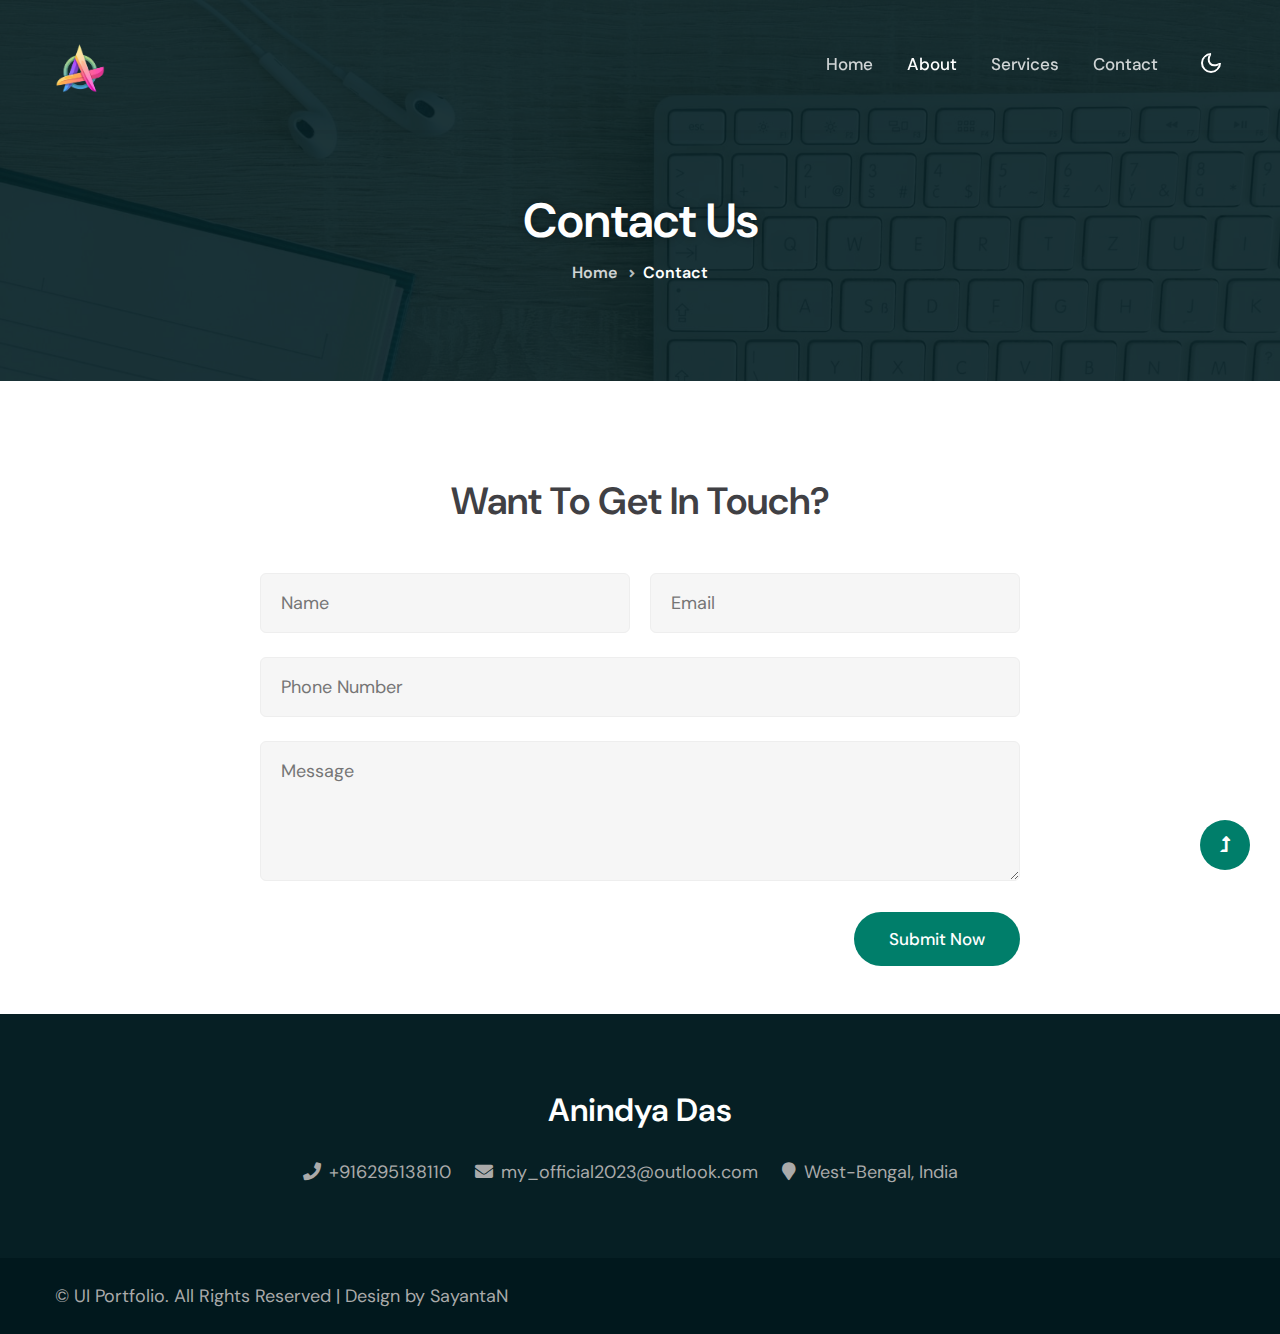
<file: contact.html>
<!--
Author: W3layouts
Author URL: http://w3layouts.com
-->
<!doctype html>
<html lang="en">

<head>
    <!-- Required meta tags -->
    <meta charset="utf-8">
    <meta name="viewport" content="width=device-width, initial-scale=1, shrink-to-fit=no">
    <title>UI Portfolio - Personal Category Bootstrap Responsive Website Template - Contact : W3Layouts</title>

    <!-- google-fonts -->
    <link href="//fonts.googleapis.com/css2?family=Dosis:wght@300;400;500;600;800&display=swap" rel="stylesheet">
    <link href="//fonts.googleapis.com/css2?family=DM+Sans:wght@400;500;700&display=swap" rel="stylesheet">
    <!-- //google-fonts -->

    <!-- Template CSS Style link -->
    <link rel="stylesheet" href="assets/css/style-liberty.css">

</head>

<body>





    <!--header-->
    <header id="site-header" class="fixed-top">
        <div class="container">
            <nav class="navbar navbar-expand-lg stroke">
                <h1>
                    <a class="navbar-brand" href="index.html">
                        <img class="nav_logo" src="./assets/logo/logo.png" alt="">
                    </a>
                </h1>
                <!-- if logo is image enable this   
    <a class="navbar-brand" href="#index.html">
        <img src="image-path" alt="Your logo" title="Your logo" style="height:35px;" />
    </a> -->
                <button class="navbar-toggler collapsed bg-gradient" type="button" data-bs-toggle="collapse"
                    data-bs-target="#navbarTogglerDemo02" aria-controls="navbarTogglerDemo02" aria-expanded="false"
                    aria-label="Toggle navigation">
                    <span class="navbar-toggler-icon fa icon-expand fa-bars"></span>
                    <span class="navbar-toggler-icon fa icon-close fa-times"></span>
                </button>

                <div class="collapse navbar-collapse" id="navbarTogglerDemo02">
                    <ul class="navbar-nav ms-lg-auto align-items-center">
                        <li class="nav-item">
                            <a class="nav-link" href="index.html">Home <span class="sr-only">(current)</span></a>
                        </li>
                        <li class="nav-item active">
                            <a class="nav-link" href="about.html">About</a>
                        </li>
                        <li class="nav-item">
                            <a class="nav-link" href="services.html">Services</a>
                        </li>
                        <li class="nav-item">
                            <a class="nav-link" href="contact.html">Contact</a>
                        </li>

                        <!--/right-btn-->
                        <div class="header-btn mx-2">
                            <!-- <a class="btn btn-style btn-primary mr-lg-5" href="contact.html"> Hire Me</a> -->
                        </div>
                        <!--/right-btn-->

                    </ul>
                </div>

                <!-- search -->
                <!-- <ul class="cd-header-buttons px-lg-2">
                <li>
                    <a class="cd-search-trigger" href="#cd-search">
                        <span></span>
                    </a>
                </li>
            </ul> -->
                <div id="cd-search" class="cd-search">
                    <form action="#url" method="post">
                        <input name="Search" type="search" placeholder="Click enter after typing...">
                    </form>
                </div>
                <!-- //search -->

                <!-- toggle switch for light and dark theme -->
                <div class="cont-ser-position">
                    <nav class="navigation">
                        <div class="theme-switch-wrapper">
                            <label class="theme-switch" for="checkbox">
                                <input type="checkbox" id="checkbox">
                                <div class="mode-container">
                                    <i class="gg-sun"></i>
                                    <i class="gg-moon"></i>
                                </div>
                            </label>
                        </div>
                    </nav>
                </div>
                <!-- //toggle switch for light and dark theme -->
            </nav>
        </div>
    </header>
    <!--//header-->


    <!-- contact banner -->
    <section class="w3l-about-breadcrumb text-center">
        <div class="breadcrumb-bg breadcrumb-bg-about py-5">
            <div class="container py-lg-5 mt-5">
                <div class="banner-info-grid mt-5">
                    <h2 class="w3l-title-breadcrumb">Contact Us</h2>
                </div>
                <ul class="breadcrumbs-custom-path">
                    <li><a href="#url">Home</a></li>
                    <li class="active"><span class="fa fa-angle-right mx-2" aria-hidden="true"></span>Contact</li>
                </ul>
            </div>
        </div>
    </section>
    <!-- //contact banner -->



    <!-- contact -->
    <section class="w3l-contacts-12">
        <div class="contact-top pt-5">
            <div class="container py-lg-5 py-2">
                <div class="title-heading-w3 mx-auto text-center mb-sm-5 mb-4">
                    <h3 class="w3l-title-main">Want to get in touch?</h3>
                </div>
                <div class="d-grid cont-main-top">
                    <!-- contact form -->
                    <div class="contacts12-main">
                        <form action="#" method="post" class="main-input">
                            <div class="top-inputs d-grid">
                                <input type="text" placeholder="Name" name="w3lName" id="w3lName" required="">
                                <input type="email" name="email" placeholder="Email" id="w3lSender" required="">
                            </div>
                            <input type="text" placeholder="Phone Number" name="w3lName" id="w3lName" required="">
                            <textarea placeholder="Message" name="w3lMessage" id="w3lMessage" required=""></textarea>
                            <div class="text-end">
                                <button type="submit" class="btn btn-primary btn-style">Submit Now</button>
                            </div>
                        </form>
                    </div>
                    <!-- //contact form -->
                </div>
            </div>
        </div>
    </section>
    <!-- //contact -->


    <!-- footer -->
    <footer class="text-center">
        <div class="footer py-5">
            <div class="container py-md-4">
                <div clss="footer-logo">
                    <a class="logo" href="index.html">
                        Anindya Das
                    </a>
                </div>
                <div class="footer-contact-info mt-4">
                    <ul>
                        <li>
                            <a href="tel:+916295138110" class="contact-text-sub">
                                <span class="fas fa-phone me-2"></span>+916295138110</a>
                        </li>
                        <li>
                            <a href="mailto:info@example.com" class="contact-text-sub">
                                <span class="fas fa-envelope me-2"></span>my_official2023@outlook.com</a>
                        </li>
                        <li>
                            <p class="contact-text-sub">
                                <span class="fas fa-map-marker me-2"></span>West-Bengal, India
                            </p>
                        </li>
                    </ul>
                </div>

            </div>
        </div>
        <div class="container py-4">
            <div class="row footer-grids">
                <div class="col-lg-6 copyright text-lg-start text-center align-center">
                    <p>© <span id="current_year"></span> UI Portfolio. All Rights Reserved | Design by
                        SayantaN</a> </p>
                </div>
                <!-- <div class="col-lg-6 text-lg-end text-center mt-lg-0 mt-4">
                <div class="social">
                    <ul>
                        <li><a href="#url"><span class="fab me-2 fa-facebook-f"></span></a></li>
                        <li><a href="#url"><span class="fab me-2 fa-twitter"></span></a></li>
                        <li><a href="#url"><span class="fab me-2 fa-google-plus"></span></a></li>
                        <li><a href="#url"><span class="fab me-2 fa-pinterest"></span></a></li>
                        <li><a href="#url"><span class="fab me-2 fa-vk"></span></a></li>
                    </ul>
                </div>
            </div> -->
            </div>
        </div>
    </footer>
    <!-- //footer -->



    <!-- Js scripts -->
    <!-- move top -->
    <button onclick="topFunction()" id="movetop" title="Go to top">
        <span class="fas fa-level-up-alt" aria-hidden="true"></span>
    </button>
    <script>
        // When the user scrolls down 20px from the top of the document, show the button
        window.onscroll = function () {
            scrollFunction()
        };

        function scrollFunction() {
            if (document.body.scrollTop > 20 || document.documentElement.scrollTop > 20) {
                document.getElementById("movetop").style.display = "block";
            } else {
                document.getElementById("movetop").style.display = "none";
            }
        }

        // When the user clicks on the button, scroll to the top of the document
        function topFunction() {
            document.body.scrollTop = 0;
            document.documentElement.scrollTop = 0;
        }
    </script>
    <!-- //move top -->

    <!-- common jquery plugin -->
    <script src="assets/js/jquery-3.3.1.min.js"></script>
    <!-- //common jquery plugin -->

    <!-- theme switch js (light and dark)-->
    <script src="assets/js/theme-change.js"></script>
    <!-- //theme switch js (light and dark)-->

    <!--search-bar-->
    <script src="assets/js/search.js"></script>
    <!--//search-bar-->

    <!--/stats-number-counter-->
    <script src="assets/js/jquery.waypoints.min.js"></script>
    <script src="assets/js/jquery.countup.js"></script>
    <script>
        $('.counter').countUp();
    </script>
    <!--//stats-number-counter-->

    <!--/owlcarousel-->
    <script src="assets/js/owl.carousel.js"></script>
    <!-- //tesimonials-->
    <script>
        $(document).ready(function () {
            $("#owl-demo1").owlCarousel({
                loop: true,
                margin: 30,
                nav: false,
                responsiveClass: true,
                responsive: {
                    0: {
                        items: 1,
                        nav: false
                    },
                    768: {
                        items: 2,
                        nav: false
                    },
                    1024: {
                        items: 3,
                        nav: false
                    }
                }
            })
        })
    </script>
    <!-- //tesimonials-->

    <!-- /typig-text-->
    <script>
        const typedTextSpan = document.querySelector(".typed-text");
        const cursorSpan = document.querySelector(".cursor");

        const textArray = ["Web Designer", "Web Developer", "Photographer", "Freelancer"];
        const typingDelay = 200;
        const erasingDelay = 10;
        const newTextDelay = 100; // Delay between current and next text
        let textArrayIndex = 0;
        let charIndex = 0;

        function type() {
            if (charIndex < textArray[textArrayIndex].length) {
                if (!cursorSpan.classList.contains("typing")) cursorSpan.classList.add("typing");
                typedTextSpan.textContent += textArray[textArrayIndex].charAt(charIndex);
                charIndex++;
                setTimeout(type, typingDelay);
            } else {
                cursorSpan.classList.remove("typing");
                setTimeout(erase, newTextDelay);
            }
        }

        function erase() {
            if (charIndex > 0) {
                // add class 'typing' if there's none
                if (!cursorSpan.classList.contains("typing")) {
                    cursorSpan.classList.add("typing");
                }
                typedTextSpan.textContent = textArray[textArrayIndex].substring(0, 0);
                charIndex--;
                setTimeout(erase, erasingDelay);
            } else {
                cursorSpan.classList.remove("typing");
                textArrayIndex++;
                if (textArrayIndex >= textArray.length) textArrayIndex = 0;
                setTimeout(type, typingDelay);
            }
        }

        document.addEventListener("DOMContentLoaded", function () { // On DOM Load initiate the effect
            if (textArray.length) setTimeout(type, newTextDelay + 250);
        });
    </script>
    <!-- //typig-text-->


    <!-- jQuery-Photo-filter-lightbox-portfolio-plugin -->
    <script src="assets/js/jquery-1.7.2.js"></script>
    <script src="assets/js/jquery.quicksand.js"></script>
    <script src="assets/js/script.js"></script>
    <script src="assets/js/jquery.prettyPhoto.js"></script>
    <!-- //jQuery-Photo-filter-lightbox-portfolio-plugin -->

    <!-- MENU-JS -->
    <script>
        $(window).on("scroll", function () {
            var scroll = $(window).scrollTop();

            if (scroll >= 80) {
                $("#site-header").addClass("nav-fixed");
            } else {
                $("#site-header").removeClass("nav-fixed");
            }
        });

        //Main navigation Active Class Add Remove
        $(".navbar-toggler").on("click", function () {
            $("header").toggleClass("active");
        });
        $(document).on("ready", function () {
            if ($(window).width() > 991) {
                $("header").removeClass("active");
            }
            $(window).on("resize", function () {
                if ($(window).width() > 991) {
                    $("header").removeClass("active");
                }
            });
        });
    </script>
    <!-- //MENU-JS -->

    <!-- disable body scroll which navbar is in active -->
    <script>
        $(function () {
            $('.navbar-toggler').click(function () {
                $('body').toggleClass('noscroll');
            })
        });
    </script>
    <!-- //disable body scroll which navbar is in active -->

    <!--bootstrap-->
    <script src="assets/js/bootstrap.min.js"></script>
    <!-- //bootstrap-->
    <!-- //Js scripts -->

</body>

</html>
</file>
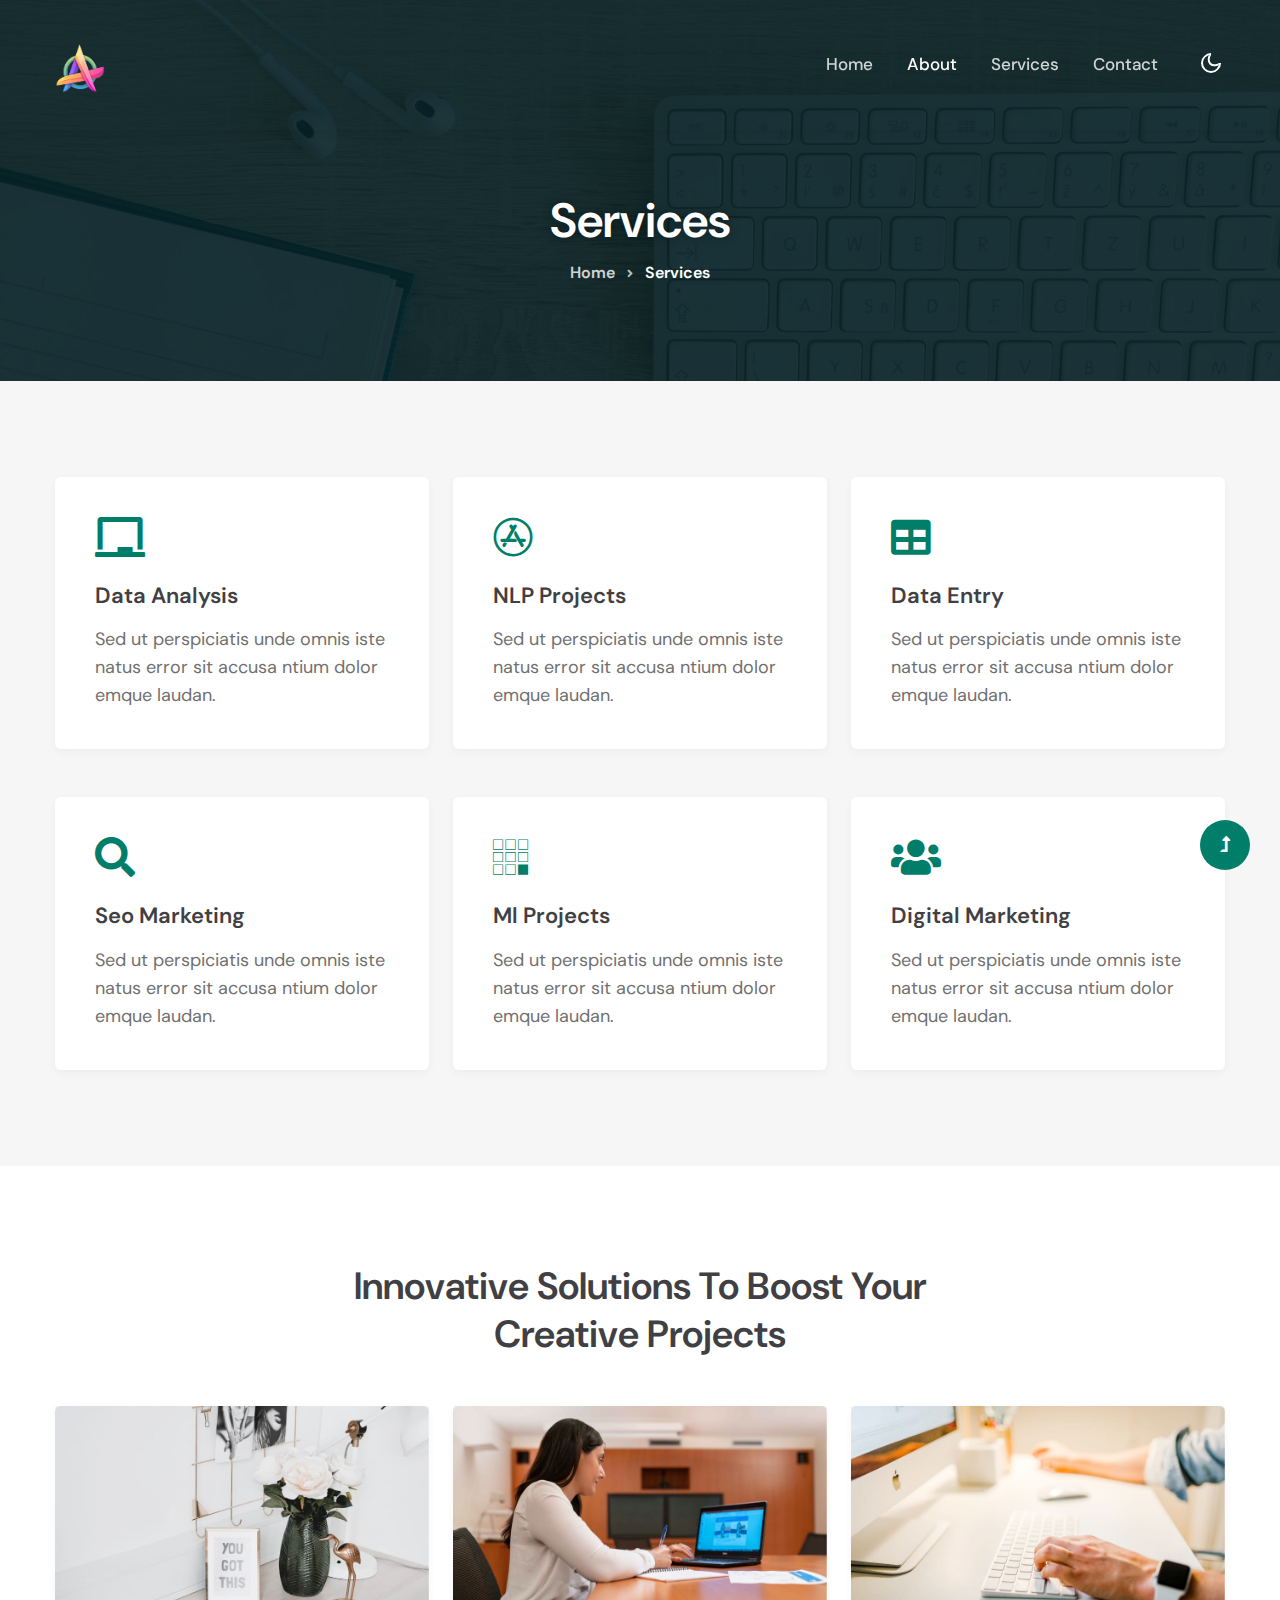
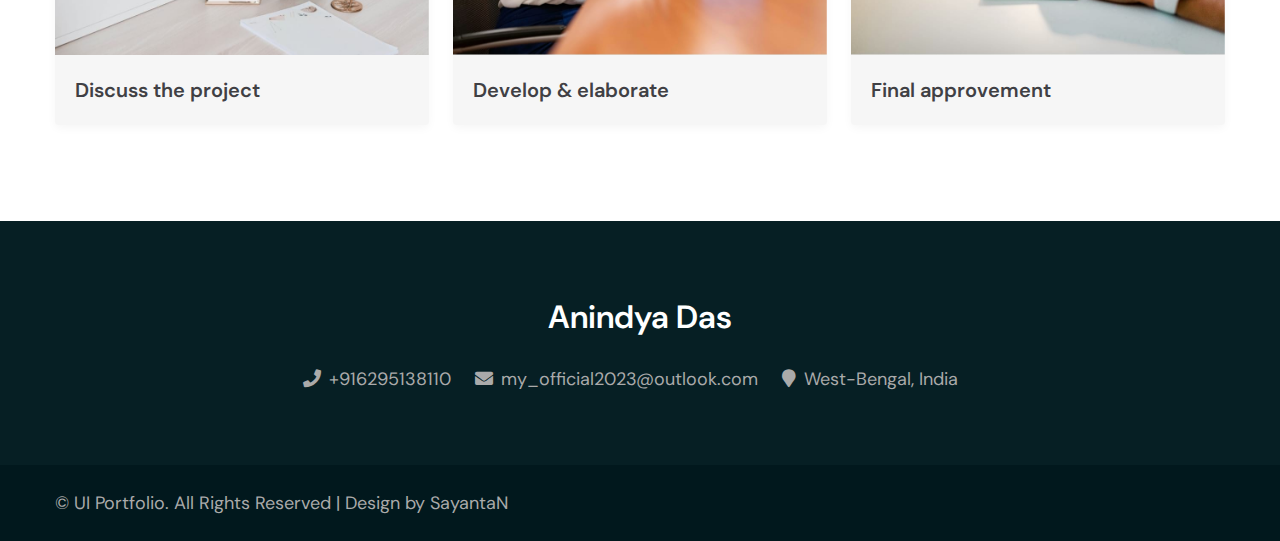
<file: services.html>
<!--
Author: W3layouts
Author URL: http://w3layouts.com
-->
<!doctype html>
<html lang="en">

<head>
    <!-- Required meta tags -->
    <meta charset="utf-8">
    <meta name="viewport" content="width=device-width, initial-scale=1, shrink-to-fit=no">
    <title>UI Portfolio - Personal Category Bootstrap Responsive Website Template - Services : W3Layouts</title>

    <!-- google-fonts -->
    <link href="//fonts.googleapis.com/css2?family=Dosis:wght@300;400;500;600;800&display=swap" rel="stylesheet">
    <link href="//fonts.googleapis.com/css2?family=DM+Sans:wght@400;500;700&display=swap" rel="stylesheet">
    <!-- //google-fonts -->

    <!-- Template CSS Style link -->
    <link rel="stylesheet" href="assets/css/style-liberty.css">

</head>

<body>



<!--header-->
<header id="site-header" class="fixed-top">
    <div class="container">
        <nav class="navbar navbar-expand-lg stroke">
            <h1>
                <a class="navbar-brand" href="index.html">
                    <img class="nav_logo" src="./assets/logo/logo.png" alt="">
                </a>
            </h1>
            <!-- if logo is image enable this   
    <a class="navbar-brand" href="#index.html">
        <img src="image-path" alt="Your logo" title="Your logo" style="height:35px;" />
    </a> -->
            <button class="navbar-toggler collapsed bg-gradient" type="button" data-bs-toggle="collapse"
                data-bs-target="#navbarTogglerDemo02" aria-controls="navbarTogglerDemo02" aria-expanded="false"
                aria-label="Toggle navigation">
                <span class="navbar-toggler-icon fa icon-expand fa-bars"></span>
                <span class="navbar-toggler-icon fa icon-close fa-times"></span>
            </button>

            <div class="collapse navbar-collapse" id="navbarTogglerDemo02">
                <ul class="navbar-nav ms-lg-auto align-items-center">
                    <li class="nav-item">
                        <a class="nav-link" href="index.html">Home <span class="sr-only">(current)</span></a>
                    </li>
                    <li class="nav-item active">
                        <a class="nav-link" href="about.html">About</a>
                    </li>
                    <li class="nav-item">
                        <a class="nav-link" href="services.html">Services</a>
                    </li>
                    <li class="nav-item">
                        <a class="nav-link" href="contact.html">Contact</a>
                    </li>

                    <!--/right-btn-->
                    <div class="header-btn mx-2">
                        <!-- <a class="btn btn-style btn-primary mr-lg-5" href="contact.html"> Hire Me</a> -->
                    </div>
                    <!--/right-btn-->

                </ul>
            </div>

            <!-- search -->
            <!-- <ul class="cd-header-buttons px-lg-2">
                <li>
                    <a class="cd-search-trigger" href="#cd-search">
                        <span></span>
                    </a>
                </li>
            </ul> -->
            <div id="cd-search" class="cd-search">
                <form action="#url" method="post">
                    <input name="Search" type="search" placeholder="Click enter after typing...">
                </form>
            </div>
            <!-- //search -->

            <!-- toggle switch for light and dark theme -->
            <div class="cont-ser-position">
                <nav class="navigation">
                    <div class="theme-switch-wrapper">
                        <label class="theme-switch" for="checkbox">
                            <input type="checkbox" id="checkbox">
                            <div class="mode-container">
                                <i class="gg-sun"></i>
                                <i class="gg-moon"></i>
                            </div>
                        </label>
                    </div>
                </nav>
            </div>
            <!-- //toggle switch for light and dark theme -->
        </nav>
    </div>
</header>
<!--//header-->


<!-- Services banner -->
<section class="w3l-about-breadcrumb text-center">
    <div class="breadcrumb-bg breadcrumb-bg-about py-5">
        <div class="container py-lg-5 mt-5">
            <div class="banner-info-grid mt-5">
                <h2 class="w3l-title-breadcrumb">Services</h2>
            </div>
            <ul class="breadcrumbs-custom-path">
                <li><a href="#url">Home</a></li>
                <li class="active"><span class="fa fa-angle-right mx-2" aria-hidden="true"></span> Services</li>
            </ul>
        </div>
    </div>
</section>
<!-- //Services banner -->



<!-- Services Section -->
<section class="about-section py-5">
    <div class="container py-lg-5 py-md-4 py-2">
        <div class="row justify-content-center">
            <div class="col-lg-4 col-md-6">
                <div class="about-single">
                    <div class="about-icon mb-4">
                        <i class="fas fa-chalkboard"></i>
                    </div>
                    <div class="about-content">
                        <h5 class="mb-3"><a href="about.html">Data Analysis</a></h5>
                        <p>Sed ut perspiciatis unde omnis iste natus error sit accusa ntium dolor emque
                            laudan.</p>
                    </div>
                </div>
            </div>
            <div class="col-lg-4 col-md-6 mt-md-0 mt-3">
                <div class="about-single">
                    <div class="about-icon mb-4">
                        <i class="fab fa-app-store"></i>
                    </div>
                    <div class="about-content">
                        <h5 class="mb-3"><a href="about.html">NLP Projects</a></h5>
                        <p>Sed ut perspiciatis unde omnis iste natus error sit accusa ntium dolor emque
                            laudan.</p>
                    </div>
                </div>
            </div>
            <div class="col-lg-4 col-md-6 mt-lg-0 mt-3">
                <div class="about-single">
                    <div class="about-icon mb-4">
                        <i class="fas fa-table"></i>
                    </div>
                    <div class="about-content">
                        <h5 class="mb-3"><a href="about.html">Data Entry</a></h5>
                        <p>Sed ut perspiciatis unde omnis iste natus error sit accusa ntium dolor emque
                            laudan.</p>
                    </div>
                </div>
            </div>

            <div class="col-lg-4 col-md-6 mt-lg-5 mt-4">
                <div class="about-single">
                    <div class="about-icon mb-4">
                        <i class="fas fa-search"></i>
                    </div>
                    <div class="about-content">
                        <h5 class="mb-3"><a href="about.html">Seo Marketing</a></h5>
                        <p>Sed ut perspiciatis unde omnis iste natus error sit accusa ntium dolor emque
                            laudan.</p>
                    </div>
                </div>
            </div>
            <div class="col-lg-4 col-md-6 mt-lg-5 mt-4">
                <div class="about-single">
                    <div class="about-icon mb-4">
                        <i class="fab fa-buromobelexperte"></i>
                    </div>
                    <div class="about-content">
                        <h5 class="mb-3"><a href="about.html">Ml Projects</a></h5>
                        <p>Sed ut perspiciatis unde omnis iste natus error sit accusa ntium dolor emque
                            laudan.</p>
                    </div>
                </div>
            </div>
            <div class="col-lg-4 col-md-6 mt-lg-5 mt-4">
                <div class="about-single">
                    <div class="about-icon mb-4">
                        <i class="fas fa-users"></i>
                    </div>
                    <div class="about-content">
                        <h5 class="mb-3"><a href="about.html">Digital Marketing</a></h5>
                        <p>Sed ut perspiciatis unde omnis iste natus error sit accusa ntium dolor emque
                            laudan.</p>
                    </div>
                </div>
            </div>
        </div>
    </div>
</section>
<!-- //Services Section -->


<div class="service-section py-5">
    <div class="container py-lg-5 py-md-4 py-2">
        <div class="title-heading-w3 mx-auto text-center mb-sm-5 mb-4">
            <h3 class="w3l-title-main">Innovative solutions
                to boost your creative projects</h3>
        </div>
        <div class="row justify-content-center">
            <div class="col-lg-4 col-sm-6 item">
                <div class="card">
                    <div class="card-header p-0 position-relative border-0">
                        <a href="services.html">
                            <img class="d-block img-responsive" src="assets/images/blog3.jpg" alt="card-image">
                        </a>
                    </div>
                    <div class="card-body service-details">
                        <a href="services.html" class="service-heading">Discuss the project </a>
                    </div>
                </div>
            </div>
            <div class="col-lg-4 col-sm-6 mt-sm-0 mt-4 pt-sm-0 pt-2">
                <div class="card">
                    <div class="card-header p-0 position-relative border-0">
                        <a href="services.html">
                            <img class="d-block img-responsive" src="assets/images/blog4.jpg" alt="card-image">
                        </a>
                    </div>
                    <div class="card-body service-details">
                        <a href="services.html" class="service-heading">Develop & elaborate </a>
                    </div>
                </div>
            </div>
            <div class="col-lg-4 col-sm-6 mt-lg-0 mt-4 pt-lg-0 pt-2">
                <div class="card">
                    <div class="card-header p-0 position-relative border-0">
                        <a href="services.html">
                            <img class="d-block img-responsive" src="assets/images/blog6.jpg" alt="card-image">
                        </a>
                    </div>
                    <div class="card-body service-details">
                        <a href="services.html" class="service-heading">Final approvement </a>
                    </div>
                </div>
            </div>
        </div>
    </div>
</div>


<!-- footer -->
<footer class="text-center">
    <div class="footer py-5">
        <div class="container py-md-4">
            <div clss="footer-logo">
                <a class="logo" href="index.html">
                     Anindya Das
                </a>
            </div>
            <div class="footer-contact-info mt-4">
                <ul>
                    <li>
                        <a href="tel:+916295138110" class="contact-text-sub">
                            <span class="fas fa-phone me-2"></span>+916295138110</a>
                    </li>
                    <li>
                        <a href="mailto:info@example.com" class="contact-text-sub">
                            <span class="fas fa-envelope me-2"></span>my_official2023@outlook.com</a>
                    </li>
                    <li>
                        <p class="contact-text-sub">
                            <span class="fas fa-map-marker me-2"></span>West-Bengal, India
                        </p>
                    </li>
                </ul>
            </div>

        </div>
    </div>
    <div class="container py-4">
        <div class="row footer-grids">
            <div class="col-lg-6 copyright text-lg-start text-center align-center">
                <p>© <span id="current_year"></span> UI Portfolio. All Rights Reserved | Design by
                    SayantaN</a> </p>
            </div>
            <!-- <div class="col-lg-6 text-lg-end text-center mt-lg-0 mt-4">
                <div class="social">
                    <ul>
                        <li><a href="#url"><span class="fab me-2 fa-facebook-f"></span></a></li>
                        <li><a href="#url"><span class="fab me-2 fa-twitter"></span></a></li>
                        <li><a href="#url"><span class="fab me-2 fa-google-plus"></span></a></li>
                        <li><a href="#url"><span class="fab me-2 fa-pinterest"></span></a></li>
                        <li><a href="#url"><span class="fab me-2 fa-vk"></span></a></li>
                    </ul>
                </div>
            </div> -->
        </div>
    </div>
</footer>
<!-- //footer -->



<!-- Js scripts -->
<!-- move top -->
<button onclick="topFunction()" id="movetop" title="Go to top">
    <span class="fas fa-level-up-alt" aria-hidden="true"></span>
</button>
<script>
    // When the user scrolls down 20px from the top of the document, show the button
    window.onscroll = function () {
        scrollFunction()
    };

    function scrollFunction() {
        if (document.body.scrollTop > 20 || document.documentElement.scrollTop > 20) {
            document.getElementById("movetop").style.display = "block";
        } else {
            document.getElementById("movetop").style.display = "none";
        }
    }

    // When the user clicks on the button, scroll to the top of the document
    function topFunction() {
        document.body.scrollTop = 0;
        document.documentElement.scrollTop = 0;
    }
</script>
<!-- //move top -->

<!-- common jquery plugin -->
<script src="assets/js/jquery-3.3.1.min.js"></script>
<!-- //common jquery plugin -->

<!-- theme switch js (light and dark)-->
<script src="assets/js/theme-change.js"></script>
<!-- //theme switch js (light and dark)-->

<!--search-bar-->
<script src="assets/js/search.js"></script>
<!--//search-bar-->

<!--/stats-number-counter-->
<script src="assets/js/jquery.waypoints.min.js"></script>
<script src="assets/js/jquery.countup.js"></script>
<script>
    $('.counter').countUp();

</script>
<!--//stats-number-counter-->

<!--/owlcarousel-->
<script src="assets/js/owl.carousel.js"></script>
<!-- //tesimonials-->
<script>
    $(document).ready(function () {
      $("#owl-demo1").owlCarousel({
        loop: true,
        margin: 30,
        nav: false,
        responsiveClass: true,
        responsive: {
          0: {
            items: 1,
            nav: false
          },
          768: {
            items: 2,
            nav: false
          },
          1024: {
            items: 3,
            nav: false
          }
        }
      })
    })
  </script>
<!-- //tesimonials-->

<!-- //brands-->
<script>
    $(document).ready(function() {
        $("#owl-demo").owlCarousel({
            loop: true,
            nav: false,
            autoplay: true,
            autoplaySpeed: 1500,
            responsiveClass: true,
            responsive: {
                0: {
                    items: 2,
                    nav: false
                },
                568: {
                    items: 3,
                    nav: false
                },
                768: {
                    items: 4,
                    nav: false
                }
            }
        })
    })

</script>
<!-- //brands-->

<!-- /typig-text-->
<script>
    const typedTextSpan = document.querySelector(".typed-text");
    const cursorSpan = document.querySelector(".cursor");

    const textArray = ["Web Designer", "Web Developer", "Photographer", "Freelancer"];
    const typingDelay = 200;
    const erasingDelay = 10;
    const newTextDelay = 100; // Delay between current and next text
    let textArrayIndex = 0;
    let charIndex = 0;

    function type() {
        if (charIndex < textArray[textArrayIndex].length) {
            if (!cursorSpan.classList.contains("typing")) cursorSpan.classList.add("typing");
            typedTextSpan.textContent += textArray[textArrayIndex].charAt(charIndex);
            charIndex++;
            setTimeout(type, typingDelay);
        } else {
            cursorSpan.classList.remove("typing");
            setTimeout(erase, newTextDelay);
        }
    }

    function erase() {
        if (charIndex > 0) {
            // add class 'typing' if there's none
            if (!cursorSpan.classList.contains("typing")) {
                cursorSpan.classList.add("typing");
            }
            typedTextSpan.textContent = textArray[textArrayIndex].substring(0, 0);
            charIndex--;
            setTimeout(erase, erasingDelay);
        } else {
            cursorSpan.classList.remove("typing");
            textArrayIndex++;
            if (textArrayIndex >= textArray.length) textArrayIndex = 0;
            setTimeout(type, typingDelay);
        }
    }

    document.addEventListener("DOMContentLoaded", function () { // On DOM Load initiate the effect
        if (textArray.length) setTimeout(type, newTextDelay + 250);
    });
</script>
<!-- //typig-text-->


<!-- jQuery-Photo-filter-lightbox-portfolio-plugin -->
<script src="assets/js/jquery-1.7.2.js"></script>
<script src="assets/js/jquery.quicksand.js"></script>
<script src="assets/js/script.js"></script>
<script src="assets/js/jquery.prettyPhoto.js"></script>
<!-- //jQuery-Photo-filter-lightbox-portfolio-plugin -->

<!-- MENU-JS -->
<script>
    $(window).on("scroll", function () {
        var scroll = $(window).scrollTop();

        if (scroll >= 80) {
            $("#site-header").addClass("nav-fixed");
        } else {
            $("#site-header").removeClass("nav-fixed");
        }
    });

    //Main navigation Active Class Add Remove
    $(".navbar-toggler").on("click", function () {
        $("header").toggleClass("active");
    });
    $(document).on("ready", function () {
        if ($(window).width() > 991) {
            $("header").removeClass("active");
        }
        $(window).on("resize", function () {
            if ($(window).width() > 991) {
                $("header").removeClass("active");
            }
        });
    });
</script>
<!-- //MENU-JS -->

<!-- disable body scroll which navbar is in active -->
<script>
    $(function () {
        $('.navbar-toggler').click(function () {
            $('body').toggleClass('noscroll');
        })
    });
</script>
<!-- //disable body scroll which navbar is in active -->

<!--bootstrap-->
<script src="assets/js/bootstrap.min.js"></script>
<!-- //bootstrap-->
<!-- //Js scripts -->

</body>

</html>
</file>
<file: assets/css/style-liberty.css>
@charset "UTF-8";

/*--
Author: W3layouts
Author URL: http://w3layouts.com
--*/


/*!
 * Bootstrap v5.0.1 (https://getbootstrap.com/)
 * Copyright 2011-2021 The Bootstrap Authors
 * Copyright 2011-2021 Twitter, Inc.
 * Licensed under MIT (https://github.com/twbs/bootstrap/blob/main/LICENSE)
 */
:root {
  --bs-blue: #0d6efd;
  --bs-indigo: #6610f2;
  --bs-purple: #6f42c1 --bs-pink: #d63384;
  --bs-red: #dc3545;
  --bs-orange: #fd7e14;
  --bs-yellow: #ffc107;
  --bs-green: #198754;
  --bs-teal: #20c997;
  --bs-cyan: #0dcaf0;
  --bs-white: #fff;
  --bs-gray: #6c757d;
  --bs-gray-dark: #343a40;
  --bs-primary: #0d6efd;
  --bs-secondary: #6c757d;
  --bs-success: #198754;
  --bs-info: #0dcaf0;
  --bs-warning: #ffc107;
  --bs-danger: #dc3545;
  --bs-light: #f8f9fa;
  --bs-dark: #212529;
  --bs-font-sans-serif: system-ui, -apple-system, "Segoe UI", Roboto, "Helvetica Neue", Arial, "Noto Sans", "Liberation Sans", sans-serif, "Apple Color Emoji", "Segoe UI Emoji", "Segoe UI Symbol", "Noto Color Emoji";
  --bs-font-monospace: SFMono-Regular, Menlo, Monaco, Consolas, "Liberation Mono", "Courier New", monospace;
  --bs-gradient: linear-gradient(180deg, rgba(255, 255, 255, 0.15), rgba(255, 255, 255, 0))
}

*,
::after,
::before {
  box-sizing: border-box
}

@media (prefers-reduced-motion:no-preference) {
  :root {
    scroll-behavior: smooth
  }
}

body {
  margin: 0;
  font-family: 'DM Sans', sans-serif;
  font-size: 1rem;
  font-weight: 400;
  line-height: 1.5;
  color: #212529;
  background-color: #fff;
  -webkit-text-size-adjust: 100%;
  -webkit-tap-highlight-color: transparent
}

hr {
  margin: 1rem 0;
  color: inherit;
  background-color: currentColor;
  border: 0;
  opacity: .25
}

hr:not([size]) {
  height: 1px
}

.h1,
.h2,
.h3,
.h4,
.h5,
.h6,
h1,
h2,
h3,
h4,
h5,
h6 {
  margin-top: 0;
  margin-bottom: .5rem;
  font-weight: 700;
  line-height: 1.2
}

.h1,
h1 {
  font-size: calc(1.375rem + 1.5vw)
}

@media (min-width:1200px) {

  .h1,
  h1 {
    font-size: 2.5rem
  }
}

.h2,
h2 {
  font-size: calc(1.325rem + .9vw)
}

@media (min-width:1200px) {

  .h2,
  h2 {
    font-size: 2rem
  }
}

.h3,
h3 {
  font-size: calc(1.3rem + .6vw)
}

@media (min-width:1200px) {

  .h3,
  h3 {
    font-size: 1.75rem
  }
}

.h4,
h4 {
  font-size: calc(1.275rem + .3vw)
}

@media (min-width:1200px) {

  .h4,
  h4 {
    font-size: 1.5rem
  }
}

.h5,
h5 {
  font-size: 1.25rem
}

.h6,
h6 {
  font-size: 1rem
}

p {
  margin-top: 0;
  margin-bottom: 1rem
}

abbr[data-bs-original-title],
abbr[title] {
  -webkit-text-decoration: underline dotted;
  text-decoration: underline dotted;
  cursor: help;
  -webkit-text-decoration-skip-ink: none;
  text-decoration-skip-ink: none
}

address {
  margin-bottom: 1rem;
  font-style: normal;
  line-height: inherit
}

ol,
ul {
  padding-left: 2rem
}

dl,
ol,
ul {
  margin-top: 0;
  margin-bottom: 1rem
}

ol ol,
ol ul,
ul ol,
ul ul {
  margin-bottom: 0
}

dt {
  font-weight: 700
}

dd {
  margin-bottom: .5rem;
  margin-left: 0
}

blockquote {
  margin: 0 0 1rem
}

b,
strong {
  font-weight: bolder
}

.small,
small {
  font-size: .875em
}

.mark,
mark {
  padding: .2em;
  background-color: #fcf8e3
}

sub,
sup {
  position: relative;
  font-size: .75em;
  line-height: 0;
  vertical-align: baseline
}

sub {
  bottom: -.25em
}

sup {
  top: -.5em
}

a {
  color: var(--primary-color);
  text-decoration: underline;

}

a:hover {
  color: var(--primary-color);
}

a:not([href]):not([class]),
a:not([href]):not([class]):hover {
  color: inherit;
  text-decoration: none
}

code,
kbd,
pre,
samp {
  font-family: 'DM Sans', sans-serif;
  font-size: 1em;
  direction: ltr;
  unicode-bidi: bidi-override
}

pre {
  display: block;
  margin-top: 0;
  margin-bottom: 1rem;
  overflow: auto;
  font-size: .875em
}

pre code {
  font-size: inherit;
  color: inherit;
  word-break: normal
}

code {
  font-size: .875em;
  color: #d63384;
  word-wrap: break-word
}

a>code {
  color: inherit
}

kbd {
  padding: .2rem .4rem;
  font-size: .875em;
  color: #fff;
  background-color: #212529;
  border-radius: .2rem
}

kbd kbd {
  padding: 0;
  font-size: 1em;
  font-weight: 700
}

figure {
  margin: 0 0 1rem
}

img,
svg {
  vertical-align: middle
}

table {
  caption-side: bottom;
  border-collapse: collapse
}

caption {
  padding-top: .5rem;
  padding-bottom: .5rem;
  color: #6c757d;
  text-align: left
}

th {
  text-align: inherit;
  text-align: -webkit-match-parent
}

tbody,
td,
tfoot,
th,
thead,
tr {
  border-color: inherit;
  border-style: solid;
  border-width: 0
}

label {
  display: inline-block
}

button {
  border-radius: 0
}

button:focus:not(:focus-visible) {
  outline: 0
}

button,
input,
optgroup,
select,
textarea {
  margin: 0;
  font-family: 'DM Sans', sans-serif;
  font-size: inherit;
  line-height: inherit
}

button,
select {
  text-transform: none
}

[role=button] {
  cursor: pointer
}

select {
  word-wrap: normal
}

select:disabled {
  opacity: 1
}

[list]::-webkit-calendar-picker-indicator {
  display: none
}

[type=button],
[type=reset],
[type=submit],
button {
  -webkit-appearance: button
}

[type=button]:not(:disabled),
[type=reset]:not(:disabled),
[type=submit]:not(:disabled),
button:not(:disabled) {
  cursor: pointer
}

::-moz-focus-inner {
  padding: 0;
  border-style: none
}

textarea {
  resize: vertical
}

fieldset {
  min-width: 0;
  padding: 0;
  margin: 0;
  border: 0
}

legend {
  float: left;
  width: 100%;
  padding: 0;
  margin-bottom: .5rem;
  font-size: calc(1.275rem + .3vw);
  line-height: inherit
}

@media (min-width:1200px) {
  legend {
    font-size: 1.5rem
  }
}

legend+* {
  clear: left
}

::-webkit-datetime-edit-day-field,
::-webkit-datetime-edit-fields-wrapper,
::-webkit-datetime-edit-hour-field,
::-webkit-datetime-edit-minute,
::-webkit-datetime-edit-month-field,
::-webkit-datetime-edit-text,
::-webkit-datetime-edit-year-field {
  padding: 0
}

::-webkit-inner-spin-button {
  height: auto
}

[type=search] {
  outline-offset: -2px;
  -webkit-appearance: textfield
}

::-webkit-search-decoration {
  -webkit-appearance: none
}

::-webkit-color-swatch-wrapper {
  padding: 0
}

::file-selector-button {
  font: inherit
}

::-webkit-file-upload-button {
  font: inherit;
  -webkit-appearance: button
}

output {
  display: inline-block
}

iframe {
  border: 0
}

summary {
  display: list-item;
  cursor: pointer
}

progress {
  vertical-align: baseline
}

[hidden] {
  display: none !important
}

.lead {
  font-size: 1.25rem;
  font-weight: 300
}

.display-1 {
  font-size: calc(1.625rem + 4.5vw);
  font-weight: 300;
  line-height: 1.2
}

@media (min-width:1200px) {
  .display-1 {
    font-size: 5rem
  }
}

.display-2 {
  font-size: calc(1.575rem + 3.9vw);
  font-weight: 300;
  line-height: 1.2
}

@media (min-width:1200px) {
  .display-2 {
    font-size: 4.5rem
  }
}

.display-3 {
  font-size: calc(1.525rem + 3.3vw);
  font-weight: 300;
  line-height: 1.2
}

@media (min-width:1200px) {
  .display-3 {
    font-size: 4rem
  }
}

.display-4 {
  font-size: calc(1.475rem + 2.7vw);
  font-weight: 300;
  line-height: 1.2
}

@media (min-width:1200px) {
  .display-4 {
    font-size: 3.5rem
  }
}

.display-5 {
  font-size: calc(1.425rem + 2.1vw);
  font-weight: 300;
  line-height: 1.2
}

@media (min-width:1200px) {
  .display-5 {
    font-size: 3rem
  }
}

.display-6 {
  font-size: calc(1.375rem + 1.5vw);
  font-weight: 300;
  line-height: 1.2
}

@media (min-width:1200px) {
  .display-6 {
    font-size: 2.5rem
  }
}

.list-unstyled {
  padding-left: 0;
  list-style: none
}

.list-inline {
  padding-left: 0;
  list-style: none
}

.list-inline-item {
  display: inline-block
}

.list-inline-item:not(:last-child) {
  margin-right: .5rem
}

.initialism {
  font-size: .875em;
  text-transform: uppercase
}

.blockquote {
  margin-bottom: 1rem;
  font-size: 1.25rem
}

.blockquote> :last-child {
  margin-bottom: 0
}

.blockquote-footer {
  margin-top: -1rem;
  margin-bottom: 1rem;
  font-size: .875em;
  color: #6c757d
}

.blockquote-footer::before {
  content: "— "
}

.img-fluid {
  max-width: 100%;
  height: auto;
  border-radius: var(--border-radius);
}

.img-thumbnail {
  padding: .25rem;
  background-color: #fff;
  border: 1px solid #dee2e6;
  border-radius: .25rem;
  max-width: 100%;
  height: auto
}

.figure {
  display: inline-block
}

.figure-img {
  margin-bottom: .5rem;
  line-height: 1
}

.figure-caption {
  font-size: .875em;
  color: #6c757d
}

.container,
.container-fluid,
.container-lg,
.container-md,
.container-sm,
.container-xl,
.container-xxl {
  width: 100%;
  padding-right: var(--bs-gutter-x, .75rem);
  padding-left: var(--bs-gutter-x, .75rem);
  margin-right: auto;
  margin-left: auto
}

@media (min-width:576px) {

  .container,
  .container-sm {
    max-width: 540px
  }
}

@media (min-width:768px) {

  .container,
  .container-md,
  .container-sm {
    max-width: 720px
  }
}

@media (min-width:992px) {

  .container,
  .container-lg,
  .container-md,
  .container-sm {
    max-width: 960px
  }
}

@media (min-width:1200px) {

  .container,
  .container-lg,
  .container-md,
  .container-sm,
  .container-xl {
    max-width: 1140px
  }
}

@media (min-width:1400px) {

  .container,
  .container-lg,
  .container-md,
  .container-sm,
  .container-xl,
  .container-xxl {
    max-width: 1320px
  }
}

.row {
  --bs-gutter-x: 1.5rem;
  --bs-gutter-y: 0;
  display: flex;
  flex-wrap: wrap;
  margin-top: calc(var(--bs-gutter-y) * -1);
  margin-right: calc(var(--bs-gutter-x)/ -2);
  margin-left: calc(var(--bs-gutter-x)/ -2)
}

.row>* {
  flex-shrink: 0;
  width: 100%;
  max-width: 100%;
  padding-right: calc(var(--bs-gutter-x)/ 2);
  padding-left: calc(var(--bs-gutter-x)/ 2);
  margin-top: var(--bs-gutter-y)
}

.col {
  flex: 1 0 0%
}

.row-cols-auto>* {
  flex: 0 0 auto;
  width: auto
}

.row-cols-1>* {
  flex: 0 0 auto;
  width: 100%
}

.row-cols-2>* {
  flex: 0 0 auto;
  width: 50%
}

.row-cols-3>* {
  flex: 0 0 auto;
  width: 33.3333333333%
}

.row-cols-4>* {
  flex: 0 0 auto;
  width: 25%
}

.row-cols-5>* {
  flex: 0 0 auto;
  width: 20%
}

.row-cols-6>* {
  flex: 0 0 auto;
  width: 16.6666666667%
}

.col-auto {
  flex: 0 0 auto;
  width: auto
}

.col-1 {
  flex: 0 0 auto;
  width: 8.3333333333%
}

.col-2 {
  flex: 0 0 auto;
  width: 16.6666666667%
}

.col-3 {
  flex: 0 0 auto;
  width: 25%
}

.col-4 {
  flex: 0 0 auto;
  width: 33.3333333333%
}

.col-5 {
  flex: 0 0 auto;
  width: 41.6666666667%
}

/* .col-6 {
  flex: 0 0 auto;
  width: 50%
} */

.col-7 {
  flex: 0 0 auto;
  width: 58.3333333333%
}

.col-8 {
  flex: 0 0 auto;
  width: 66.6666666667%
}

.col-9 {
  flex: 0 0 auto;
  width: 75%
}

.col-10 {
  flex: 0 0 auto;
  width: 83.3333333333%
}

.col-11 {
  flex: 0 0 auto;
  width: 91.6666666667%
}

.col-12 {
  flex: 0 0 auto;
  width: 100%
}

.offset-1 {
  margin-left: 8.3333333333%
}

.offset-2 {
  margin-left: 16.6666666667%
}

.offset-3 {
  margin-left: 25%
}

.offset-4 {
  margin-left: 33.3333333333%
}

.offset-5 {
  margin-left: 41.6666666667%
}

.offset-6 {
  margin-left: 50%
}

.offset-7 {
  margin-left: 58.3333333333%
}

.offset-8 {
  margin-left: 66.6666666667%
}

.offset-9 {
  margin-left: 75%
}

.offset-10 {
  margin-left: 83.3333333333%
}

.offset-11 {
  margin-left: 91.6666666667%
}

.g-0,
.gx-0 {
  --bs-gutter-x: 0
}

.g-0,
.gy-0 {
  --bs-gutter-y: 0
}

.g-1,
.gx-1 {
  --bs-gutter-x: 0.25rem
}

.g-1,
.gy-1 {
  --bs-gutter-y: 0.25rem
}

.g-2,
.gx-2 {
  --bs-gutter-x: 0.5rem
}

.g-2,
.gy-2 {
  --bs-gutter-y: 0.5rem
}

.g-3,
.gx-3 {
  --bs-gutter-x: 1rem
}

.g-3,
.gy-3 {
  --bs-gutter-y: 1rem
}

.g-4,
.gx-4 {
  --bs-gutter-x: 1.5rem
}

.g-4,
.gy-4 {
  --bs-gutter-y: 1.5rem
}

.g-5,
.gx-5 {
  --bs-gutter-x: 3rem
}

.g-5,
.gy-5 {
  --bs-gutter-y: 3rem
}

@media (min-width:576px) {
  .col-sm {
    flex: 1 0 0%
  }

  .row-cols-sm-auto>* {
    flex: 0 0 auto;
    width: auto
  }

  .row-cols-sm-1>* {
    flex: 0 0 auto;
    width: 100%
  }

  .row-cols-sm-2>* {
    flex: 0 0 auto;
    width: 50%
  }

  .row-cols-sm-3>* {
    flex: 0 0 auto;
    width: 33.3333333333%
  }

  .row-cols-sm-4>* {
    flex: 0 0 auto;
    width: 25%
  }

  .row-cols-sm-5>* {
    flex: 0 0 auto;
    width: 20%
  }

  .row-cols-sm-6>* {
    flex: 0 0 auto;
    width: 16.6666666667%
  }

  .col-sm-auto {
    flex: 0 0 auto;
    width: auto
  }

  .col-sm-1 {
    flex: 0 0 auto;
    width: 8.3333333333%
  }

  .col-sm-2 {
    flex: 0 0 auto;
    width: 16.6666666667%
  }

  .col-sm-3 {
    flex: 0 0 auto;
    width: 25%
  }

  .col-sm-4 {
    flex: 0 0 auto;
    width: 33.3333333333%
  }

  .col-sm-5 {
    flex: 0 0 auto;
    width: 41.6666666667%
  }

  .col-sm-6 {
    flex: 0 0 auto;
    width: 50%
  }

  .col-sm-7 {
    flex: 0 0 auto;
    width: 58.3333333333%
  }

  .col-sm-8 {
    flex: 0 0 auto;
    width: 66.6666666667%
  }

  .col-sm-9 {
    flex: 0 0 auto;
    width: 75%
  }

  .col-sm-10 {
    flex: 0 0 auto;
    width: 83.3333333333%
  }

  .col-sm-11 {
    flex: 0 0 auto;
    width: 91.6666666667%
  }

  .col-sm-12 {
    flex: 0 0 auto;
    width: 100%
  }

  .offset-sm-0 {
    margin-left: 0
  }

  .offset-sm-1 {
    margin-left: 8.3333333333%
  }

  .offset-sm-2 {
    margin-left: 16.6666666667%
  }

  .offset-sm-3 {
    margin-left: 25%
  }

  .offset-sm-4 {
    margin-left: 33.3333333333%
  }

  .offset-sm-5 {
    margin-left: 41.6666666667%
  }

  .offset-sm-6 {
    margin-left: 50%
  }

  .offset-sm-7 {
    margin-left: 58.3333333333%
  }

  .offset-sm-8 {
    margin-left: 66.6666666667%
  }

  .offset-sm-9 {
    margin-left: 75%
  }

  .offset-sm-10 {
    margin-left: 83.3333333333%
  }

  .offset-sm-11 {
    margin-left: 91.6666666667%
  }

  .g-sm-0,
  .gx-sm-0 {
    --bs-gutter-x: 0
  }

  .g-sm-0,
  .gy-sm-0 {
    --bs-gutter-y: 0
  }

  .g-sm-1,
  .gx-sm-1 {
    --bs-gutter-x: 0.25rem
  }

  .g-sm-1,
  .gy-sm-1 {
    --bs-gutter-y: 0.25rem
  }

  .g-sm-2,
  .gx-sm-2 {
    --bs-gutter-x: 0.5rem
  }

  .g-sm-2,
  .gy-sm-2 {
    --bs-gutter-y: 0.5rem
  }

  .g-sm-3,
  .gx-sm-3 {
    --bs-gutter-x: 1rem
  }

  .g-sm-3,
  .gy-sm-3 {
    --bs-gutter-y: 1rem
  }

  .g-sm-4,
  .gx-sm-4 {
    --bs-gutter-x: 1.5rem
  }

  .g-sm-4,
  .gy-sm-4 {
    --bs-gutter-y: 1.5rem
  }

  .g-sm-5,
  .gx-sm-5 {
    --bs-gutter-x: 3rem
  }

  .g-sm-5,
  .gy-sm-5 {
    --bs-gutter-y: 3rem
  }
}

@media (min-width:768px) {
  .col-md {
    flex: 1 0 0%
  }

  .row-cols-md-auto>* {
    flex: 0 0 auto;
    width: auto
  }

  .row-cols-md-1>* {
    flex: 0 0 auto;
    width: 100%
  }

  .row-cols-md-2>* {
    flex: 0 0 auto;
    width: 50%
  }

  .row-cols-md-3>* {
    flex: 0 0 auto;
    width: 33.3333333333%
  }

  .row-cols-md-4>* {
    flex: 0 0 auto;
    width: 25%
  }

  .row-cols-md-5>* {
    flex: 0 0 auto;
    width: 20%
  }

  .row-cols-md-6>* {
    flex: 0 0 auto;
    width: 16.6666666667%
  }

  .col-md-auto {
    flex: 0 0 auto;
    width: auto
  }

  .col-md-1 {
    flex: 0 0 auto;
    width: 8.3333333333%
  }

  .col-md-2 {
    flex: 0 0 auto;
    width: 16.6666666667%
  }

  .col-md-3 {
    flex: 0 0 auto;
    width: 25%
  }

  .col-md-4 {
    flex: 0 0 auto;
    width: 33.3333333333%
  }

  .col-md-5 {
    flex: 0 0 auto;
    width: 41.6666666667%
  }

  .col-md-6 {
    flex: 0 0 auto;
    width: 50%
  }

  .col-md-7 {
    flex: 0 0 auto;
    width: 58.3333333333%
  }

  .col-md-8 {
    flex: 0 0 auto;
    width: 66.6666666667%
  }

  .col-md-9 {
    flex: 0 0 auto;
    width: 75%
  }

  .col-md-10 {
    flex: 0 0 auto;
    width: 83.3333333333%
  }

  .col-md-11 {
    flex: 0 0 auto;
    width: 91.6666666667%
  }

  .col-md-12 {
    flex: 0 0 auto;
    width: 100%
  }

  .offset-md-0 {
    margin-left: 0
  }

  .offset-md-1 {
    margin-left: 8.3333333333%
  }

  .offset-md-2 {
    margin-left: 16.6666666667%
  }

  .offset-md-3 {
    margin-left: 25%
  }

  .offset-md-4 {
    margin-left: 33.3333333333%
  }

  .offset-md-5 {
    margin-left: 41.6666666667%
  }

  .offset-md-6 {
    margin-left: 50%
  }

  .offset-md-7 {
    margin-left: 58.3333333333%
  }

  .offset-md-8 {
    margin-left: 66.6666666667%
  }

  .offset-md-9 {
    margin-left: 75%
  }

  .offset-md-10 {
    margin-left: 83.3333333333%
  }

  .offset-md-11 {
    margin-left: 91.6666666667%
  }

  .g-md-0,
  .gx-md-0 {
    --bs-gutter-x: 0
  }

  .g-md-0,
  .gy-md-0 {
    --bs-gutter-y: 0
  }

  .g-md-1,
  .gx-md-1 {
    --bs-gutter-x: 0.25rem
  }

  .g-md-1,
  .gy-md-1 {
    --bs-gutter-y: 0.25rem
  }

  .g-md-2,
  .gx-md-2 {
    --bs-gutter-x: 0.5rem
  }

  .g-md-2,
  .gy-md-2 {
    --bs-gutter-y: 0.5rem
  }

  .g-md-3,
  .gx-md-3 {
    --bs-gutter-x: 1rem
  }

  .g-md-3,
  .gy-md-3 {
    --bs-gutter-y: 1rem
  }

  .g-md-4,
  .gx-md-4 {
    --bs-gutter-x: 1.5rem
  }

  .g-md-4,
  .gy-md-4 {
    --bs-gutter-y: 1.5rem
  }

  .g-md-5,
  .gx-md-5 {
    --bs-gutter-x: 3rem
  }

  .g-md-5,
  .gy-md-5 {
    --bs-gutter-y: 3rem
  }
}

@media (min-width:992px) {
  .col-lg {
    flex: 1 0 0%
  }

  .row-cols-lg-auto>* {
    flex: 0 0 auto;
    width: auto
  }

  .row-cols-lg-1>* {
    flex: 0 0 auto;
    width: 100%
  }

  .row-cols-lg-2>* {
    flex: 0 0 auto;
    width: 50%
  }

  .row-cols-lg-3>* {
    flex: 0 0 auto;
    width: 33.3333333333%
  }

  .row-cols-lg-4>* {
    flex: 0 0 auto;
    width: 25%
  }

  .row-cols-lg-5>* {
    flex: 0 0 auto;
    width: 20%
  }

  .row-cols-lg-6>* {
    flex: 0 0 auto;
    width: 16.6666666667%
  }

  .col-lg-auto {
    flex: 0 0 auto;
    width: auto
  }

  .col-lg-1 {
    flex: 0 0 auto;
    width: 8.3333333333%
  }

  .col-lg-2 {
    flex: 0 0 auto;
    width: 16.6666666667%
  }

  .col-lg-3 {
    flex: 0 0 auto;
    width: 25%
  }

  .col-lg-4 {
    flex: 0 0 auto;
    width: 33.3333333333%
  }

  .col-lg-5 {
    flex: 0 0 auto;
    width: 41.6666666667%
  }

  .col-lg-6 {
    flex: 0 0 auto;
    width: 50%
  }

  .col-lg-7 {
    flex: 0 0 auto;
    width: 58.3333333333%
  }

  .col-lg-8 {
    flex: 0 0 auto;
    width: 66.6666666667%
  }

  .col-lg-9 {
    flex: 0 0 auto;
    width: 75%
  }

  .col-lg-10 {
    flex: 0 0 auto;
    width: 83.3333333333%
  }

  .col-lg-11 {
    flex: 0 0 auto;
    width: 91.6666666667%
  }

  .col-lg-12 {
    flex: 0 0 auto;
    width: 100%
  }

  .offset-lg-0 {
    margin-left: 0
  }

  .offset-lg-1 {
    margin-left: 8.3333333333%
  }

  .offset-lg-2 {
    margin-left: 16.6666666667%
  }

  .offset-lg-3 {
    margin-left: 25%
  }

  .offset-lg-4 {
    margin-left: 33.3333333333%
  }

  .offset-lg-5 {
    margin-left: 41.6666666667%
  }

  .offset-lg-6 {
    margin-left: 50%
  }

  .offset-lg-7 {
    margin-left: 58.3333333333%
  }

  .offset-lg-8 {
    margin-left: 66.6666666667%
  }

  .offset-lg-9 {
    margin-left: 75%
  }

  .offset-lg-10 {
    margin-left: 83.3333333333%
  }

  .offset-lg-11 {
    margin-left: 91.6666666667%
  }

  .g-lg-0,
  .gx-lg-0 {
    --bs-gutter-x: 0
  }

  .g-lg-0,
  .gy-lg-0 {
    --bs-gutter-y: 0
  }

  .g-lg-1,
  .gx-lg-1 {
    --bs-gutter-x: 0.25rem
  }

  .g-lg-1,
  .gy-lg-1 {
    --bs-gutter-y: 0.25rem
  }

  .g-lg-2,
  .gx-lg-2 {
    --bs-gutter-x: 0.5rem
  }

  .g-lg-2,
  .gy-lg-2 {
    --bs-gutter-y: 0.5rem
  }

  .g-lg-3,
  .gx-lg-3 {
    --bs-gutter-x: 1rem
  }

  .g-lg-3,
  .gy-lg-3 {
    --bs-gutter-y: 1rem
  }

  .g-lg-4,
  .gx-lg-4 {
    --bs-gutter-x: 1.5rem
  }

  .g-lg-4,
  .gy-lg-4 {
    --bs-gutter-y: 1.5rem
  }

  .g-lg-5,
  .gx-lg-5 {
    --bs-gutter-x: 3rem
  }

  .g-lg-5,
  .gy-lg-5 {
    --bs-gutter-y: 3rem
  }
}

@media (min-width:1200px) {
  .col-xl {
    flex: 1 0 0%
  }

  .row-cols-xl-auto>* {
    flex: 0 0 auto;
    width: auto
  }

  .row-cols-xl-1>* {
    flex: 0 0 auto;
    width: 100%
  }

  .row-cols-xl-2>* {
    flex: 0 0 auto;
    width: 50%
  }

  .row-cols-xl-3>* {
    flex: 0 0 auto;
    width: 33.3333333333%
  }

  .row-cols-xl-4>* {
    flex: 0 0 auto;
    width: 25%
  }

  .row-cols-xl-5>* {
    flex: 0 0 auto;
    width: 20%
  }

  .row-cols-xl-6>* {
    flex: 0 0 auto;
    width: 16.6666666667%
  }

  .col-xl-auto {
    flex: 0 0 auto;
    width: auto
  }

  .col-xl-1 {
    flex: 0 0 auto;
    width: 8.3333333333%
  }

  .col-xl-2 {
    flex: 0 0 auto;
    width: 16.6666666667%
  }

  .col-xl-3 {
    flex: 0 0 auto;
    width: 25%
  }

  .col-xl-4 {
    flex: 0 0 auto;
    width: 33.3333333333%
  }

  .col-xl-5 {
    flex: 0 0 auto;
    width: 41.6666666667%
  }

  .col-xl-6 {
    flex: 0 0 auto;
    width: 50%
  }

  .col-xl-7 {
    flex: 0 0 auto;
    width: 58.3333333333%
  }

  .col-xl-8 {
    flex: 0 0 auto;
    width: 66.6666666667%
  }

  .col-xl-9 {
    flex: 0 0 auto;
    width: 75%
  }

  .col-xl-10 {
    flex: 0 0 auto;
    width: 83.3333333333%
  }

  .col-xl-11 {
    flex: 0 0 auto;
    width: 91.6666666667%
  }

  .col-xl-12 {
    flex: 0 0 auto;
    width: 100%
  }

  .offset-xl-0 {
    margin-left: 0
  }

  .offset-xl-1 {
    margin-left: 8.3333333333%
  }

  .offset-xl-2 {
    margin-left: 16.6666666667%
  }

  .offset-xl-3 {
    margin-left: 25%
  }

  .offset-xl-4 {
    margin-left: 33.3333333333%
  }

  .offset-xl-5 {
    margin-left: 41.6666666667%
  }

  .offset-xl-6 {
    margin-left: 50%
  }

  .offset-xl-7 {
    margin-left: 58.3333333333%
  }

  .offset-xl-8 {
    margin-left: 66.6666666667%
  }

  .offset-xl-9 {
    margin-left: 75%
  }

  .offset-xl-10 {
    margin-left: 83.3333333333%
  }

  .offset-xl-11 {
    margin-left: 91.6666666667%
  }

  .g-xl-0,
  .gx-xl-0 {
    --bs-gutter-x: 0
  }

  .g-xl-0,
  .gy-xl-0 {
    --bs-gutter-y: 0
  }

  .g-xl-1,
  .gx-xl-1 {
    --bs-gutter-x: 0.25rem
  }

  .g-xl-1,
  .gy-xl-1 {
    --bs-gutter-y: 0.25rem
  }

  .g-xl-2,
  .gx-xl-2 {
    --bs-gutter-x: 0.5rem
  }

  .g-xl-2,
  .gy-xl-2 {
    --bs-gutter-y: 0.5rem
  }

  .g-xl-3,
  .gx-xl-3 {
    --bs-gutter-x: 1rem
  }

  .g-xl-3,
  .gy-xl-3 {
    --bs-gutter-y: 1rem
  }

  .g-xl-4,
  .gx-xl-4 {
    --bs-gutter-x: 1.5rem
  }

  .g-xl-4,
  .gy-xl-4 {
    --bs-gutter-y: 1.5rem
  }

  .g-xl-5,
  .gx-xl-5 {
    --bs-gutter-x: 3rem
  }

  .g-xl-5,
  .gy-xl-5 {
    --bs-gutter-y: 3rem
  }
}

@media (min-width:1400px) {
  .col-xxl {
    flex: 1 0 0%
  }

  .row-cols-xxl-auto>* {
    flex: 0 0 auto;
    width: auto
  }

  .row-cols-xxl-1>* {
    flex: 0 0 auto;
    width: 100%
  }

  .row-cols-xxl-2>* {
    flex: 0 0 auto;
    width: 50%
  }

  .row-cols-xxl-3>* {
    flex: 0 0 auto;
    width: 33.3333333333%
  }

  .row-cols-xxl-4>* {
    flex: 0 0 auto;
    width: 25%
  }

  .row-cols-xxl-5>* {
    flex: 0 0 auto;
    width: 20%
  }

  .row-cols-xxl-6>* {
    flex: 0 0 auto;
    width: 16.6666666667%
  }

  .col-xxl-auto {
    flex: 0 0 auto;
    width: auto
  }

  .col-xxl-1 {
    flex: 0 0 auto;
    width: 8.3333333333%
  }

  .col-xxl-2 {
    flex: 0 0 auto;
    width: 16.6666666667%
  }

  .col-xxl-3 {
    flex: 0 0 auto;
    width: 25%
  }

  .col-xxl-4 {
    flex: 0 0 auto;
    width: 33.3333333333%
  }

  .col-xxl-5 {
    flex: 0 0 auto;
    width: 41.6666666667%
  }

  .col-xxl-6 {
    flex: 0 0 auto;
    width: 50%
  }

  .col-xxl-7 {
    flex: 0 0 auto;
    width: 58.3333333333%
  }

  .col-xxl-8 {
    flex: 0 0 auto;
    width: 66.6666666667%
  }

  .col-xxl-9 {
    flex: 0 0 auto;
    width: 75%
  }

  .col-xxl-10 {
    flex: 0 0 auto;
    width: 83.3333333333%
  }

  .col-xxl-11 {
    flex: 0 0 auto;
    width: 91.6666666667%
  }

  .col-xxl-12 {
    flex: 0 0 auto;
    width: 100%
  }

  .offset-xxl-0 {
    margin-left: 0
  }

  .offset-xxl-1 {
    margin-left: 8.3333333333%
  }

  .offset-xxl-2 {
    margin-left: 16.6666666667%
  }

  .offset-xxl-3 {
    margin-left: 25%
  }

  .offset-xxl-4 {
    margin-left: 33.3333333333%
  }

  .offset-xxl-5 {
    margin-left: 41.6666666667%
  }

  .offset-xxl-6 {
    margin-left: 50%
  }

  .offset-xxl-7 {
    margin-left: 58.3333333333%
  }

  .offset-xxl-8 {
    margin-left: 66.6666666667%
  }

  .offset-xxl-9 {
    margin-left: 75%
  }

  .offset-xxl-10 {
    margin-left: 83.3333333333%
  }

  .offset-xxl-11 {
    margin-left: 91.6666666667%
  }

  .g-xxl-0,
  .gx-xxl-0 {
    --bs-gutter-x: 0
  }

  .g-xxl-0,
  .gy-xxl-0 {
    --bs-gutter-y: 0
  }

  .g-xxl-1,
  .gx-xxl-1 {
    --bs-gutter-x: 0.25rem
  }

  .g-xxl-1,
  .gy-xxl-1 {
    --bs-gutter-y: 0.25rem
  }

  .g-xxl-2,
  .gx-xxl-2 {
    --bs-gutter-x: 0.5rem
  }

  .g-xxl-2,
  .gy-xxl-2 {
    --bs-gutter-y: 0.5rem
  }

  .g-xxl-3,
  .gx-xxl-3 {
    --bs-gutter-x: 1rem
  }

  .g-xxl-3,
  .gy-xxl-3 {
    --bs-gutter-y: 1rem
  }

  .g-xxl-4,
  .gx-xxl-4 {
    --bs-gutter-x: 1.5rem
  }

  .g-xxl-4,
  .gy-xxl-4 {
    --bs-gutter-y: 1.5rem
  }

  .g-xxl-5,
  .gx-xxl-5 {
    --bs-gutter-x: 3rem
  }

  .g-xxl-5,
  .gy-xxl-5 {
    --bs-gutter-y: 3rem
  }
}

.table {
  --bs-table-bg: transparent;
  --bs-table-accent-bg: transparent;
  --bs-table-striped-color: #212529;
  --bs-table-striped-bg: rgba(0, 0, 0, 0.05);
  --bs-table-active-color: #212529;
  --bs-table-active-bg: rgba(0, 0, 0, 0.1);
  --bs-table-hover-color: #212529;
  --bs-table-hover-bg: rgba(0, 0, 0, 0.075);
  width: 100%;
  margin-bottom: 1rem;
  color: #212529;
  vertical-align: top;
  border-color: #dee2e6
}

.table> :not(caption)>*>* {
  padding: .5rem .5rem;
  background-color: var(--bs-table-bg);
  border-bottom-width: 1px;
  box-shadow: inset 0 0 0 9999px var(--bs-table-accent-bg)
}

.table>tbody {
  vertical-align: inherit
}

.table>thead {
  vertical-align: bottom
}

.table> :not(:last-child)> :last-child>* {
  border-bottom-color: currentColor
}

.caption-top {
  caption-side: top
}

.table-sm> :not(caption)>*>* {
  padding: .25rem .25rem
}

.table-bordered> :not(caption)>* {
  border-width: 1px 0
}

.table-bordered> :not(caption)>*>* {
  border-width: 0 1px
}

.table-borderless> :not(caption)>*>* {
  border-bottom-width: 0
}

.table-striped>tbody>tr:nth-of-type(odd) {
  --bs-table-accent-bg: var(--bs-table-striped-bg);
  color: var(--bs-table-striped-color)
}

.table-active {
  --bs-table-accent-bg: var(--bs-table-active-bg);
  color: var(--bs-table-active-color)
}

.table-hover>tbody>tr:hover {
  --bs-table-accent-bg: var(--bs-table-hover-bg);
  color: var(--bs-table-hover-color)
}

.table-primary {
  --bs-table-bg: #cfe2ff;
  --bs-table-striped-bg: #c5d7f2;
  --bs-table-striped-color: #000;
  --bs-table-active-bg: #bacbe6;
  --bs-table-active-color: #000;
  --bs-table-hover-bg: #bfd1ec;
  --bs-table-hover-color: #000;
  color: #000;
  border-color: #bacbe6
}

.table-secondary {
  --bs-table-bg: #e2e3e5;
  --bs-table-striped-bg: #d7d8da;
  --bs-table-striped-color: #000;
  --bs-table-active-bg: #cbccce;
  --bs-table-active-color: #000;
  --bs-table-hover-bg: #d1d2d4;
  --bs-table-hover-color: #000;
  color: #000;
  border-color: #cbccce
}

.table-success {
  --bs-table-bg: #d1e7dd;
  --bs-table-striped-bg: #c7dbd2;
  --bs-table-striped-color: #000;
  --bs-table-active-bg: #bcd0c7;
  --bs-table-active-color: #000;
  --bs-table-hover-bg: #c1d6cc;
  --bs-table-hover-color: #000;
  color: #000;
  border-color: #bcd0c7
}

.table-info {
  --bs-table-bg: #cff4fc;
  --bs-table-striped-bg: #c5e8ef;
  --bs-table-striped-color: #000;
  --bs-table-active-bg: #badce3;
  --bs-table-active-color: #000;
  --bs-table-hover-bg: #bfe2e9;
  --bs-table-hover-color: #000;
  color: #000;
  border-color: #badce3
}

.table-warning {
  --bs-table-bg: #fff3cd;
  --bs-table-striped-bg: #f2e7c3;
  --bs-table-striped-color: #000;
  --bs-table-active-bg: #e6dbb9;
  --bs-table-active-color: #000;
  --bs-table-hover-bg: #ece1be;
  --bs-table-hover-color: #000;
  color: #000;
  border-color: #e6dbb9
}

.table-danger {
  --bs-table-bg: #f8d7da;
  --bs-table-striped-bg: #eccccf;
  --bs-table-striped-color: #000;
  --bs-table-active-bg: #dfc2c4;
  --bs-table-active-color: #000;
  --bs-table-hover-bg: #e5c7ca;
  --bs-table-hover-color: #000;
  color: #000;
  border-color: #dfc2c4
}

.table-light {
  --bs-table-bg: #f8f9fa;
  --bs-table-striped-bg: #ecedee;
  --bs-table-striped-color: #000;
  --bs-table-active-bg: #dfe0e1;
  --bs-table-active-color: #000;
  --bs-table-hover-bg: #e5e6e7;
  --bs-table-hover-color: #000;
  color: #000;
  border-color: #dfe0e1
}

.table-dark {
  --bs-table-bg: #212529;
  --bs-table-striped-bg: #2c3034;
  --bs-table-striped-color: #fff;
  --bs-table-active-bg: #373b3e;
  --bs-table-active-color: #fff;
  --bs-table-hover-bg: #323539;
  --bs-table-hover-color: #fff;
  color: #fff;
  border-color: #373b3e
}

.table-responsive {
  overflow-x: auto;
  -webkit-overflow-scrolling: touch
}

@media (max-width:575.98px) {
  .table-responsive-sm {
    overflow-x: auto;
    -webkit-overflow-scrolling: touch
  }
}

@media (max-width:767.98px) {
  .table-responsive-md {
    overflow-x: auto;
    -webkit-overflow-scrolling: touch
  }
}

@media (max-width:991.98px) {
  .table-responsive-lg {
    overflow-x: auto;
    -webkit-overflow-scrolling: touch
  }
}

@media (max-width:1199.98px) {
  .table-responsive-xl {
    overflow-x: auto;
    -webkit-overflow-scrolling: touch
  }
}

@media (max-width:1399.98px) {
  .table-responsive-xxl {
    overflow-x: auto;
    -webkit-overflow-scrolling: touch
  }
}

.form-label {
  margin-bottom: .5rem
}

.col-form-label {
  padding-top: calc(.375rem + 1px);
  padding-bottom: calc(.375rem + 1px);
  margin-bottom: 0;
  font-size: inherit;
  line-height: 1.5
}

.col-form-label-lg {
  padding-top: calc(.5rem + 1px);
  padding-bottom: calc(.5rem + 1px);
  font-size: 1.25rem
}

.col-form-label-sm {
  padding-top: calc(.25rem + 1px);
  padding-bottom: calc(.25rem + 1px);
  font-size: .875rem
}

.form-text {
  margin-top: .25rem;
  font-size: .875em;
  color: #6c757d
}

.form-control {
  display: block;
  width: 100%;
  padding: .375rem .75rem;
  font-size: 1rem;
  font-weight: 400;
  line-height: 1.5;
  color: #212529;
  background-color: #fff;
  background-clip: padding-box;
  border: 1px solid #ced4da;
  -webkit-appearance: none;
  -moz-appearance: none;
  appearance: none;
  border-radius: .25rem;
  transition: border-color .15s ease-in-out, box-shadow .15s ease-in-out
}

@media (prefers-reduced-motion:reduce) {
  .form-control {
    transition: none
  }
}

.form-control[type=file] {
  overflow: hidden
}

.form-control[type=file]:not(:disabled):not([readonly]) {
  cursor: pointer
}

.form-control:focus {
  color: #212529;
  background-color: #fff;
  border: 1px solid var(--primary-color);
  outline: 0;
  box-shadow: none;
}

.form-control::-webkit-date-and-time-value {
  height: 1.5em
}

.form-control::-moz-placeholder {
  color: #6c757d;
  opacity: 1
}

.form-control::placeholder {
  color: #6c757d;
  opacity: 1
}

.form-control:disabled,
.form-control[readonly] {
  background-color: #e9ecef;
  opacity: 1
}

.form-control::file-selector-button {
  padding: .375rem .75rem;
  margin: -.375rem -.75rem;
  -webkit-margin-end: .75rem;
  margin-inline-end: .75rem;
  color: #212529;
  background-color: #e9ecef;
  pointer-events: none;
  border-color: inherit;
  border-style: solid;
  border-width: 0;
  border-inline-end-width: 1px;
  border-radius: 0;
  transition: color .15s ease-in-out, background-color .15s ease-in-out, border-color .15s ease-in-out, box-shadow .15s ease-in-out
}

@media (prefers-reduced-motion:reduce) {
  .form-control::file-selector-button {
    transition: none
  }
}

.form-control:hover:not(:disabled):not([readonly])::file-selector-button {
  background-color: #dde0e3
}

.form-control::-webkit-file-upload-button {
  padding: .375rem .75rem;
  margin: -.375rem -.75rem;
  -webkit-margin-end: .75rem;
  margin-inline-end: .75rem;
  color: #212529;
  background-color: #e9ecef;
  pointer-events: none;
  border-color: inherit;
  border-style: solid;
  border-width: 0;
  border-inline-end-width: 1px;
  border-radius: 0;
  -webkit-transition: color .15s ease-in-out, background-color .15s ease-in-out, border-color .15s ease-in-out, box-shadow .15s ease-in-out;
  transition: color .15s ease-in-out, background-color .15s ease-in-out, border-color .15s ease-in-out, box-shadow .15s ease-in-out
}

@media (prefers-reduced-motion:reduce) {
  .form-control::-webkit-file-upload-button {
    -webkit-transition: none;
    transition: none
  }
}

.form-control:hover:not(:disabled):not([readonly])::-webkit-file-upload-button {
  background-color: #dde0e3
}

.form-control-plaintext {
  display: block;
  width: 100%;
  padding: .375rem 0;
  margin-bottom: 0;
  line-height: 1.5;
  color: #212529;
  background-color: transparent;
  border: solid transparent;
  border-width: 1px 0
}

.form-control-plaintext.form-control-lg,
.form-control-plaintext.form-control-sm {
  padding-right: 0;
  padding-left: 0
}

.form-control-sm {
  min-height: calc(1.5em + .5rem + 2px);
  padding: .25rem .5rem;
  font-size: .875rem;
  border-radius: .2rem
}

.form-control-sm::file-selector-button {
  padding: .25rem .5rem;
  margin: -.25rem -.5rem;
  -webkit-margin-end: .5rem;
  margin-inline-end: .5rem
}

.form-control-sm::-webkit-file-upload-button {
  padding: .25rem .5rem;
  margin: -.25rem -.5rem;
  -webkit-margin-end: .5rem;
  margin-inline-end: .5rem
}

.form-control-lg {
  min-height: calc(1.5em + 1rem + 2px);
  padding: .5rem 1rem;
  font-size: 1.25rem;
  border-radius: .3rem
}

.form-control-lg::file-selector-button {
  padding: .5rem 1rem;
  margin: -.5rem -1rem;
  -webkit-margin-end: 1rem;
  margin-inline-end: 1rem
}

.form-control-lg::-webkit-file-upload-button {
  padding: .5rem 1rem;
  margin: -.5rem -1rem;
  -webkit-margin-end: 1rem;
  margin-inline-end: 1rem
}

textarea.form-control {
  min-height: calc(1.5em + .75rem + 2px)
}

textarea.form-control-sm {
  min-height: calc(1.5em + .5rem + 2px)
}

textarea.form-control-lg {
  min-height: calc(1.5em + 1rem + 2px)
}

.form-control-color {
  max-width: 3rem;
  height: auto;
  padding: .375rem
}

.form-control-color:not(:disabled):not([readonly]) {
  cursor: pointer
}

.form-control-color::-moz-color-swatch {
  height: 1.5em;
  border-radius: .25rem
}

.form-control-color::-webkit-color-swatch {
  height: 1.5em;
  border-radius: .25rem
}

.form-select {
  display: block;
  width: 100%;
  padding: .375rem 2.25rem .375rem .75rem;
  font-size: 1rem;
  font-weight: 400;
  line-height: 1.5;
  color: #212529;
  background-color: #fff;
  background-image: url("data:image/svg+xml,%3csvg xmlns='http://www.w3.org/2000/svg' viewBox='0 0 16 16'%3e%3cpath fill='none' stroke='%23343a40' stroke-linecap='round' stroke-linejoin='round' stroke-width='2' d='M2 5l6 6 6-6'/%3e%3c/svg%3e");
  background-repeat: no-repeat;
  background-position: right .75rem center;
  background-size: 16px 12px;
  border: 1px solid #ced4da;
  border-radius: .25rem;
  -webkit-appearance: none;
  -moz-appearance: none;
  appearance: none
}

.form-select:focus {
  border-color: #86b7fe;
  outline: 0;
  box-shadow: 0 0 0 .25rem rgba(13, 110, 253, .25)
}

.form-select[multiple],
.form-select[size]:not([size="1"]) {
  padding-right: .75rem;
  background-image: none
}

.form-select:disabled {
  background-color: #e9ecef
}

.form-select:-moz-focusring {
  color: transparent;
  text-shadow: 0 0 0 #212529
}

.form-select-sm {
  padding-top: .25rem;
  padding-bottom: .25rem;
  padding-left: .5rem;
  font-size: .875rem
}

.form-select-lg {
  padding-top: .5rem;
  padding-bottom: .5rem;
  padding-left: 1rem;
  font-size: 1.25rem
}

.form-check {
  display: block;
  min-height: 1.5rem;
  padding-left: 1.5em;
  margin-bottom: .125rem
}

.form-check .form-check-input {
  float: left;
  margin-left: -1.5em
}

.form-check-input {
  width: 1em;
  height: 1em;
  margin-top: .25em;
  vertical-align: top;
  background-color: #fff;
  background-repeat: no-repeat;
  background-position: center;
  background-size: contain;
  border: 1px solid rgba(0, 0, 0, .25);
  -webkit-appearance: none;
  -moz-appearance: none;
  appearance: none;
  -webkit-print-color-adjust: exact;
  color-adjust: exact
}

.form-check-input[type=checkbox] {
  border-radius: .25em
}

.form-check-input[type=radio] {
  border-radius: 50%
}

.form-check-input:active {
  filter: brightness(90%)
}

.form-check-input:focus {
  border-color: #86b7fe;
  outline: 0;
  box-shadow: 0 0 0 .25rem rgba(13, 110, 253, .25)
}

.form-check-input:checked {
  background-color: #0d6efd;
  border-color: #0d6efd
}

.form-check-input:checked[type=checkbox] {
  background-image: url("data:image/svg+xml,%3csvg xmlns='http://www.w3.org/2000/svg' viewBox='0 0 20 20'%3e%3cpath fill='none' stroke='%23fff' stroke-linecap='round' stroke-linejoin='round' stroke-width='3' d='M6 10l3 3l6-6'/%3e%3c/svg%3e")
}

.form-check-input:checked[type=radio] {
  background-image: url("data:image/svg+xml,%3csvg xmlns='http://www.w3.org/2000/svg' viewBox='-4 -4 8 8'%3e%3ccircle r='2' fill='%23fff'/%3e%3c/svg%3e")
}

.form-check-input[type=checkbox]:indeterminate {
  background-color: #0d6efd;
  border-color: #0d6efd;
  background-image: url("data:image/svg+xml,%3csvg xmlns='http://www.w3.org/2000/svg' viewBox='0 0 20 20'%3e%3cpath fill='none' stroke='%23fff' stroke-linecap='round' stroke-linejoin='round' stroke-width='3' d='M6 10h8'/%3e%3c/svg%3e")
}

.form-check-input:disabled {
  pointer-events: none;
  filter: none;
  opacity: .5
}

.form-check-input:disabled~.form-check-label,
.form-check-input[disabled]~.form-check-label {
  opacity: .5
}

.form-switch {
  padding-left: 2.5em
}

.form-switch .form-check-input {
  width: 2em;
  margin-left: -2.5em;
  background-image: url("data:image/svg+xml,%3csvg xmlns='http://www.w3.org/2000/svg' viewBox='-4 -4 8 8'%3e%3ccircle r='3' fill='rgba%280, 0, 0, 0.25%29'/%3e%3c/svg%3e");
  background-position: left center;
  border-radius: 2em;
  transition: background-position .15s ease-in-out
}

@media (prefers-reduced-motion:reduce) {
  .form-switch .form-check-input {
    transition: none
  }
}

.form-switch .form-check-input:focus {
  background-image: url("data:image/svg+xml,%3csvg xmlns='http://www.w3.org/2000/svg' viewBox='-4 -4 8 8'%3e%3ccircle r='3' fill='%2386b7fe'/%3e%3c/svg%3e")
}

.form-switch .form-check-input:checked {
  background-position: right center;
  background-image: url("data:image/svg+xml,%3csvg xmlns='http://www.w3.org/2000/svg' viewBox='-4 -4 8 8'%3e%3ccircle r='3' fill='%23fff'/%3e%3c/svg%3e")
}

.form-check-inline {
  display: inline-block;
  margin-right: 1rem
}

.btn-check {
  position: absolute;
  clip: rect(0, 0, 0, 0);
  pointer-events: none
}

.btn-check:disabled+.btn,
.btn-check[disabled]+.btn {
  pointer-events: none;
  filter: none;
  opacity: .65
}

.form-range {
  width: 100%;
  height: 1.5rem;
  padding: 0;
  background-color: transparent;
  -webkit-appearance: none;
  -moz-appearance: none;
  appearance: none
}

.form-range:focus {
  outline: 0
}

.form-range:focus::-webkit-slider-thumb {
  box-shadow: 0 0 0 1px #fff, 0 0 0 .25rem rgba(13, 110, 253, .25)
}

.form-range:focus::-moz-range-thumb {
  box-shadow: 0 0 0 1px #fff, 0 0 0 .25rem rgba(13, 110, 253, .25)
}

.form-range::-moz-focus-outer {
  border: 0
}

.form-range::-webkit-slider-thumb {
  width: 1rem;
  height: 1rem;
  margin-top: -.25rem;
  background-color: #0d6efd;
  border: 0;
  border-radius: 1rem;
  -webkit-transition: background-color .15s ease-in-out, border-color .15s ease-in-out, box-shadow .15s ease-in-out;
  transition: background-color .15s ease-in-out, border-color .15s ease-in-out, box-shadow .15s ease-in-out;
  -webkit-appearance: none;
  appearance: none
}

@media (prefers-reduced-motion:reduce) {
  .form-range::-webkit-slider-thumb {
    -webkit-transition: none;
    transition: none
  }
}

.form-range::-webkit-slider-thumb:active {
  background-color: #b6d4fe
}

.form-range::-webkit-slider-runnable-track {
  width: 100%;
  height: .5rem;
  color: transparent;
  cursor: pointer;
  background-color: #dee2e6;
  border-color: transparent;
  border-radius: 1rem
}

.form-range::-moz-range-thumb {
  width: 1rem;
  height: 1rem;
  background-color: #0d6efd;
  border: 0;
  border-radius: 1rem;
  -moz-transition: background-color .15s ease-in-out, border-color .15s ease-in-out, box-shadow .15s ease-in-out;
  transition: background-color .15s ease-in-out, border-color .15s ease-in-out, box-shadow .15s ease-in-out;
  -moz-appearance: none;
  appearance: none
}

@media (prefers-reduced-motion:reduce) {
  .form-range::-moz-range-thumb {
    -moz-transition: none;
    transition: none
  }
}

.form-range::-moz-range-thumb:active {
  background-color: #b6d4fe
}

.form-range::-moz-range-track {
  width: 100%;
  height: .5rem;
  color: transparent;
  cursor: pointer;
  background-color: #dee2e6;
  border-color: transparent;
  border-radius: 1rem
}

.form-range:disabled {
  pointer-events: none
}

.form-range:disabled::-webkit-slider-thumb {
  background-color: #adb5bd
}

.form-range:disabled::-moz-range-thumb {
  background-color: #adb5bd
}

.form-floating {
  position: relative
}

.form-floating>.form-control,
.form-floating>.form-select {
  height: calc(3.5rem + 2px);
  padding: 1rem .75rem
}

.form-floating>label {
  position: absolute;
  top: 0;
  left: 0;
  height: 100%;
  padding: 1rem .75rem;
  pointer-events: none;
  border: 1px solid transparent;
  transform-origin: 0 0;
  transition: opacity .1s ease-in-out, transform .1s ease-in-out
}

@media (prefers-reduced-motion:reduce) {
  .form-floating>label {
    transition: none
  }
}

.form-floating>.form-control::-moz-placeholder {
  color: transparent
}

.form-floating>.form-control::placeholder {
  color: transparent
}

.form-floating>.form-control:not(:-moz-placeholder-shown) {
  padding-top: 1.625rem;
  padding-bottom: .625rem
}

.form-floating>.form-control:focus,
.form-floating>.form-control:not(:placeholder-shown) {
  padding-top: 1.625rem;
  padding-bottom: .625rem
}

.form-floating>.form-control:-webkit-autofill {
  padding-top: 1.625rem;
  padding-bottom: .625rem
}

.form-floating>.form-select {
  padding-top: 1.625rem;
  padding-bottom: .625rem
}

.form-floating>.form-control:not(:-moz-placeholder-shown)~label {
  opacity: .65;
  transform: scale(.85) translateY(-.5rem) translateX(.15rem)
}

.form-floating>.form-control:focus~label,
.form-floating>.form-control:not(:placeholder-shown)~label,
.form-floating>.form-select~label {
  opacity: .65;
  transform: scale(.85) translateY(-.5rem) translateX(.15rem)
}

.form-floating>.form-control:-webkit-autofill~label {
  opacity: .65;
  transform: scale(.85) translateY(-.5rem) translateX(.15rem)
}

.input-group {
  position: relative;
  display: flex;
  flex-wrap: wrap;
  align-items: stretch;
  width: 100%
}

.input-group>.form-control,
.input-group>.form-select {
  position: relative;
  flex: 1 1 auto;
  width: 1%;
  min-width: 0
}

.input-group>.form-control:focus,
.input-group>.form-select:focus {
  z-index: 3
}

.input-group .btn {
  position: relative;
  z-index: 2
}

.input-group .btn:focus {
  z-index: 3
}

.input-group-text {
  display: flex;
  align-items: center;
  padding: .375rem .75rem;
  font-size: 1rem;
  font-weight: 400;
  line-height: 1.5;
  color: #212529;
  text-align: center;
  white-space: nowrap;
  background-color: #e9ecef;
  border: 1px solid #ced4da;
  border-radius: .25rem
}

.input-group-lg>.btn,
.input-group-lg>.form-control,
.input-group-lg>.form-select,
.input-group-lg>.input-group-text {
  padding: .5rem 1rem;
  font-size: 1.25rem;
  border-radius: .3rem
}

.input-group-sm>.btn,
.input-group-sm>.form-control,
.input-group-sm>.form-select,
.input-group-sm>.input-group-text {
  padding: .25rem .5rem;
  font-size: .875rem;
  border-radius: .2rem
}

.input-group-lg>.form-select,
.input-group-sm>.form-select {
  padding-right: 3rem
}

.input-group:not(.has-validation)>.dropdown-toggle:nth-last-child(n+3),
.input-group:not(.has-validation)> :not(:last-child):not(.dropdown-toggle):not(.dropdown-menu) {
  border-top-right-radius: 0;
  border-bottom-right-radius: 0
}

.input-group.has-validation>.dropdown-toggle:nth-last-child(n+4),
.input-group.has-validation> :nth-last-child(n+3):not(.dropdown-toggle):not(.dropdown-menu) {
  border-top-right-radius: 0;
  border-bottom-right-radius: 0
}

.input-group> :not(:first-child):not(.dropdown-menu):not(.valid-tooltip):not(.valid-feedback):not(.invalid-tooltip):not(.invalid-feedback) {
  margin-left: -1px;
  border-top-left-radius: 0;
  border-bottom-left-radius: 0
}

.valid-feedback {
  display: none;
  width: 100%;
  margin-top: .25rem;
  font-size: .875em;
  color: #198754
}

.valid-tooltip {
  position: absolute;
  top: 100%;
  z-index: 5;
  display: none;
  max-width: 100%;
  padding: .25rem .5rem;
  margin-top: .1rem;
  font-size: .875rem;
  color: #fff;
  background-color: rgba(25, 135, 84, .9);
  border-radius: .25rem
}

.is-valid~.valid-feedback,
.is-valid~.valid-tooltip,
.was-validated :valid~.valid-feedback,
.was-validated :valid~.valid-tooltip {
  display: block
}

.form-control.is-valid,
.was-validated .form-control:valid {
  border-color: #198754;
  padding-right: calc(1.5em + .75rem);
  background-image: url("data:image/svg+xml,%3csvg xmlns='http://www.w3.org/2000/svg' viewBox='0 0 8 8'%3e%3cpath fill='%23198754' d='M2.3 6.73L.6 4.53c-.4-1.04.46-1.4 1.1-.8l1.1 1.4 3.4-3.8c.6-.63 1.6-.27 1.2.7l-4 4.6c-.43.5-.8.4-1.1.1z'/%3e%3c/svg%3e");
  background-repeat: no-repeat;
  background-position: right calc(.375em + .1875rem) center;
  background-size: calc(.75em + .375rem) calc(.75em + .375rem)
}

.form-control.is-valid:focus,
.was-validated .form-control:valid:focus {
  border-color: #198754;
  box-shadow: 0 0 0 .25rem rgba(25, 135, 84, .25)
}

.was-validated textarea.form-control:valid,
textarea.form-control.is-valid {
  padding-right: calc(1.5em + .75rem);
  background-position: top calc(.375em + .1875rem) right calc(.375em + .1875rem)
}

.form-select.is-valid,
.was-validated .form-select:valid {
  border-color: #198754
}

.form-select.is-valid:not([multiple]):not([size]),
.form-select.is-valid:not([multiple])[size="1"],
.was-validated .form-select:valid:not([multiple]):not([size]),
.was-validated .form-select:valid:not([multiple])[size="1"] {
  padding-right: 4.125rem;
  background-image: url("data:image/svg+xml,%3csvg xmlns='http://www.w3.org/2000/svg' viewBox='0 0 16 16'%3e%3cpath fill='none' stroke='%23343a40' stroke-linecap='round' stroke-linejoin='round' stroke-width='2' d='M2 5l6 6 6-6'/%3e%3c/svg%3e"), url("data:image/svg+xml,%3csvg xmlns='http://www.w3.org/2000/svg' viewBox='0 0 8 8'%3e%3cpath fill='%23198754' d='M2.3 6.73L.6 4.53c-.4-1.04.46-1.4 1.1-.8l1.1 1.4 3.4-3.8c.6-.63 1.6-.27 1.2.7l-4 4.6c-.43.5-.8.4-1.1.1z'/%3e%3c/svg%3e");
  background-position: right .75rem center, center right 2.25rem;
  background-size: 16px 12px, calc(.75em + .375rem) calc(.75em + .375rem)
}

.form-select.is-valid:focus,
.was-validated .form-select:valid:focus {
  border-color: #198754;
  box-shadow: 0 0 0 .25rem rgba(25, 135, 84, .25)
}

.form-check-input.is-valid,
.was-validated .form-check-input:valid {
  border-color: #198754
}

.form-check-input.is-valid:checked,
.was-validated .form-check-input:valid:checked {
  background-color: #198754
}

.form-check-input.is-valid:focus,
.was-validated .form-check-input:valid:focus {
  box-shadow: 0 0 0 .25rem rgba(25, 135, 84, .25)
}

.form-check-input.is-valid~.form-check-label,
.was-validated .form-check-input:valid~.form-check-label {
  color: #198754
}

.form-check-inline .form-check-input~.valid-feedback {
  margin-left: .5em
}

.input-group .form-control.is-valid,
.input-group .form-select.is-valid,
.was-validated .input-group .form-control:valid,
.was-validated .input-group .form-select:valid {
  z-index: 1
}

.input-group .form-control.is-valid:focus,
.input-group .form-select.is-valid:focus,
.was-validated .input-group .form-control:valid:focus,
.was-validated .input-group .form-select:valid:focus {
  z-index: 3
}

.invalid-feedback {
  display: none;
  width: 100%;
  margin-top: .25rem;
  font-size: .875em;
  color: #dc3545
}

.invalid-tooltip {
  position: absolute;
  top: 100%;
  z-index: 5;
  display: none;
  max-width: 100%;
  padding: .25rem .5rem;
  margin-top: .1rem;
  font-size: .875rem;
  color: #fff;
  background-color: rgba(220, 53, 69, .9);
  border-radius: .25rem
}

.is-invalid~.invalid-feedback,
.is-invalid~.invalid-tooltip,
.was-validated :invalid~.invalid-feedback,
.was-validated :invalid~.invalid-tooltip {
  display: block
}

.form-control.is-invalid,
.was-validated .form-control:invalid {
  border-color: #dc3545;
  padding-right: calc(1.5em + .75rem);
  background-image: url("data:image/svg+xml,%3csvg xmlns='http://www.w3.org/2000/svg' viewBox='0 0 12 12' width='12' height='12' fill='none' stroke='%23dc3545'%3e%3ccircle cx='6' cy='6' r='4.5'/%3e%3cpath stroke-linejoin='round' d='M5.8 3.6h.4L6 6.5z'/%3e%3ccircle cx='6' cy='8.2' r='.6' fill='%23dc3545' stroke='none'/%3e%3c/svg%3e");
  background-repeat: no-repeat;
  background-position: right calc(.375em + .1875rem) center;
  background-size: calc(.75em + .375rem) calc(.75em + .375rem)
}

.form-control.is-invalid:focus,
.was-validated .form-control:invalid:focus {
  border-color: #dc3545;
  box-shadow: 0 0 0 .25rem rgba(220, 53, 69, .25)
}

.was-validated textarea.form-control:invalid,
textarea.form-control.is-invalid {
  padding-right: calc(1.5em + .75rem);
  background-position: top calc(.375em + .1875rem) right calc(.375em + .1875rem)
}

.form-select.is-invalid,
.was-validated .form-select:invalid {
  border-color: #dc3545
}

.form-select.is-invalid:not([multiple]):not([size]),
.form-select.is-invalid:not([multiple])[size="1"],
.was-validated .form-select:invalid:not([multiple]):not([size]),
.was-validated .form-select:invalid:not([multiple])[size="1"] {
  padding-right: 4.125rem;
  background-image: url("data:image/svg+xml,%3csvg xmlns='http://www.w3.org/2000/svg' viewBox='0 0 16 16'%3e%3cpath fill='none' stroke='%23343a40' stroke-linecap='round' stroke-linejoin='round' stroke-width='2' d='M2 5l6 6 6-6'/%3e%3c/svg%3e"), url("data:image/svg+xml,%3csvg xmlns='http://www.w3.org/2000/svg' viewBox='0 0 12 12' width='12' height='12' fill='none' stroke='%23dc3545'%3e%3ccircle cx='6' cy='6' r='4.5'/%3e%3cpath stroke-linejoin='round' d='M5.8 3.6h.4L6 6.5z'/%3e%3ccircle cx='6' cy='8.2' r='.6' fill='%23dc3545' stroke='none'/%3e%3c/svg%3e");
  background-position: right .75rem center, center right 2.25rem;
  background-size: 16px 12px, calc(.75em + .375rem) calc(.75em + .375rem)
}

.form-select.is-invalid:focus,
.was-validated .form-select:invalid:focus {
  border-color: #dc3545;
  box-shadow: 0 0 0 .25rem rgba(220, 53, 69, .25)
}

.form-check-input.is-invalid,
.was-validated .form-check-input:invalid {
  border-color: #dc3545
}

.form-check-input.is-invalid:checked,
.was-validated .form-check-input:invalid:checked {
  background-color: #dc3545
}

.form-check-input.is-invalid:focus,
.was-validated .form-check-input:invalid:focus {
  box-shadow: 0 0 0 .25rem rgba(220, 53, 69, .25)
}

.form-check-input.is-invalid~.form-check-label,
.was-validated .form-check-input:invalid~.form-check-label {
  color: var(--primary-color);
}

.form-check-inline .form-check-input~.invalid-feedback {
  margin-left: .5em
}

.input-group .form-control.is-invalid,
.input-group .form-select.is-invalid,
.was-validated .input-group .form-control:invalid,
.was-validated .input-group .form-select:invalid {
  z-index: 2
}

.input-group .form-control.is-invalid:focus,
.input-group .form-select.is-invalid:focus,
.was-validated .input-group .form-control:invalid:focus,
.was-validated .input-group .form-select:invalid:focus {
  z-index: 3
}

.btn {
  display: inline-block;
  font-weight: 400;
  line-height: 1.5;
  color: #212529;
  text-align: center;
  text-decoration: none;
  vertical-align: middle;
  cursor: pointer;
  -webkit-user-select: none;
  -moz-user-select: none;
  user-select: none;
  background-color: transparent;
  border: 1px solid transparent;
  padding: .375rem .75rem;
  font-size: 1rem;
  border-radius: .25rem;
  transition: color .15s ease-in-out, background-color .15s ease-in-out, border-color .15s ease-in-out, box-shadow .15s ease-in-out
}

@media (prefers-reduced-motion:reduce) {
  .btn {
    transition: none
  }
}

.btn:hover {
  color: #212529
}

.btn-check:focus+.btn,
.btn:focus {
  outline: 0;
  box-shadow: 0 0 0 0.25rem rgb(103 58 183 / 42%);
}

.btn.disabled,
.btn:disabled,
fieldset:disabled .btn {
  pointer-events: none;
  opacity: .65
}

.btn-primary {
  color: #fff;
  background-color: var(--primary-color);
  border-color: var(--primary-color);
}

.btn-primary:hover {
  color: #fff;
  background-color: #025b4d;
  border-color: #025b4d;
}

.btn-check:focus+.btn-primary,
.btn-primary:focus {
  color: #fff;
  background-color: #025b4d;
  border-color: #025b4d;
  box-shadow: 0 0 0 0.25rem rgb(244 67 54 / 30%);
}

.btn-check:active+.btn-primary,
.btn-check:checked+.btn-primary,
.btn-primary.active,
.btn-primary:active,
.show>.btn-primary.dropdown-toggle {
  color: #fff;
  background-color: #025b4d;
  border-color: #025b4d;
}

.btn-check:active+.btn-primary:focus,
.btn-check:checked+.btn-primary:focus,
.btn-primary.active:focus,
.btn-primary:active:focus,
.show>.btn-primary.dropdown-toggle:focus {
  box-shadow: 0 0 0 0.25rem rgb(244 67 54 / 30%);
}

.btn-primary.disabled,
.btn-primary:disabled {
  color: #fff;
  background-color: #025b4d;
  border-color: #025b4d;
}

.btn-secondary {
  color: #ffffff;
  background-color: #00c16e;
  border-color: #00c16e;
}

.btn-secondary:hover {
  color: #ffffff;
  background-color: #02a55f;
  border-color: #02a55f;
}

.btn-check:focus+.btn-secondary,
.btn-secondary:focus {
  color: #fff;
  background-color: #00c16e;
  border-color: #00c16e;
  box-shadow: 0 0 0 0.25rem rgb(244 67 54 / 30%);
}

.btn-check:active+.btn-secondary,
.btn-check:checked+.btn-secondary,
.btn-secondary.active,
.btn-secondary:active,
.show>.btn-secondary.dropdown-toggle {
  color: #fff;
  background-color: #00c16e;
  border-color: #00c16e;
  box-shadow: 0 0 0 0.25rem rgb(244 67 54 / 30%);
}

.btn-check:active+.btn-secondary:focus,
.btn-check:checked+.btn-secondary:focus,
.btn-secondary.active:focus,
.btn-secondary:active:focus,
.show>.btn-secondary.dropdown-toggle:focus {
  box-shadow: 0 0 0 0.25rem rgb(244 67 54 / 30%);
}

.btn-secondary.disabled,
.btn-secondary:disabled {
  color: #fff;
  background-color: #00c16e;
  border-color: #00c16e;
}

.btn-success {
  color: #fff;
  background-color: #198754;
  border-color: #198754
}

.btn-success:hover {
  color: #fff;
  background-color: #157347;
  border-color: #146c43
}

.btn-check:focus+.btn-success,
.btn-success:focus {
  color: #fff;
  background-color: #157347;
  border-color: #146c43;
  box-shadow: 0 0 0 .25rem rgba(60, 153, 110, .5)
}

.btn-check:active+.btn-success,
.btn-check:checked+.btn-success,
.btn-success.active,
.btn-success:active,
.show>.btn-success.dropdown-toggle {
  color: #fff;
  background-color: #146c43;
  border-color: #13653f
}

.btn-check:active+.btn-success:focus,
.btn-check:checked+.btn-success:focus,
.btn-success.active:focus,
.btn-success:active:focus,
.show>.btn-success.dropdown-toggle:focus {
  box-shadow: 0 0 0 .25rem rgba(60, 153, 110, .5)
}

.btn-success.disabled,
.btn-success:disabled {
  color: #fff;
  background-color: #198754;
  border-color: #198754
}

.btn-info {
  color: #000;
  background-color: #0dcaf0;
  border-color: #0dcaf0
}

.btn-info:hover {
  color: #000;
  background-color: #31d2f2;
  border-color: #25cff2
}

.btn-check:focus+.btn-info,
.btn-info:focus {
  color: #000;
  background-color: #31d2f2;
  border-color: #25cff2;
  box-shadow: 0 0 0 .25rem rgba(11, 172, 204, .5)
}

.btn-check:active+.btn-info,
.btn-check:checked+.btn-info,
.btn-info.active,
.btn-info:active,
.show>.btn-info.dropdown-toggle {
  color: #000;
  background-color: #3dd5f3;
  border-color: #25cff2
}

.btn-check:active+.btn-info:focus,
.btn-check:checked+.btn-info:focus,
.btn-info.active:focus,
.btn-info:active:focus,
.show>.btn-info.dropdown-toggle:focus {
  box-shadow: 0 0 0 .25rem rgba(11, 172, 204, .5)
}

.btn-info.disabled,
.btn-info:disabled {
  color: #000;
  background-color: #0dcaf0;
  border-color: #0dcaf0
}

.btn-warning {
  color: #000;
  background-color: #ffc107;
  border-color: #ffc107
}

.btn-warning:hover {
  color: #000;
  background-color: #ffca2c;
  border-color: #ffc720
}

.btn-check:focus+.btn-warning,
.btn-warning:focus {
  color: #000;
  background-color: #ffca2c;
  border-color: #ffc720;
  box-shadow: 0 0 0 .25rem rgba(217, 164, 6, .5)
}

.btn-check:active+.btn-warning,
.btn-check:checked+.btn-warning,
.btn-warning.active,
.btn-warning:active,
.show>.btn-warning.dropdown-toggle {
  color: #000;
  background-color: #ffcd39;
  border-color: #ffc720
}

.btn-check:active+.btn-warning:focus,
.btn-check:checked+.btn-warning:focus,
.btn-warning.active:focus,
.btn-warning:active:focus,
.show>.btn-warning.dropdown-toggle:focus {
  box-shadow: 0 0 0 .25rem rgba(217, 164, 6, .5)
}

.btn-warning.disabled,
.btn-warning:disabled {
  color: #000;
  background-color: #ffc107;
  border-color: #ffc107
}

.btn-danger {
  color: #fff;
  background-color: #dc3545;
  border-color: #dc3545
}

.btn-danger:hover {
  color: #fff;
  background-color: #bb2d3b;
  border-color: #b02a37
}

.btn-check:focus+.btn-danger,
.btn-danger:focus {
  color: #fff;
  background-color: #bb2d3b;
  border-color: #b02a37;
  box-shadow: 0 0 0 .25rem rgba(225, 83, 97, .5)
}

.btn-check:active+.btn-danger,
.btn-check:checked+.btn-danger,
.btn-danger.active,
.btn-danger:active,
.show>.btn-danger.dropdown-toggle {
  color: #fff;
  background-color: #b02a37;
  border-color: #a52834
}

.btn-check:active+.btn-danger:focus,
.btn-check:checked+.btn-danger:focus,
.btn-danger.active:focus,
.btn-danger:active:focus,
.show>.btn-danger.dropdown-toggle:focus {
  box-shadow: 0 0 0 .25rem rgba(225, 83, 97, .5)
}

.btn-danger.disabled,
.btn-danger:disabled {
  color: #fff;
  background-color: #dc3545;
  border-color: #dc3545
}

.btn-light {
  color: #000;
  background-color: #f8f9fa;
  border-color: #f8f9fa
}

.btn-light:hover {
  color: #000;
  background-color: #f9fafb;
  border-color: #f9fafb
}

.btn-check:focus+.btn-light,
.btn-light:focus {
  color: #000;
  background-color: #f9fafb;
  border-color: #f9fafb;
  box-shadow: 0 0 0 .25rem rgba(211, 212, 213, .5)
}

.btn-check:active+.btn-light,
.btn-check:checked+.btn-light,
.btn-light.active,
.btn-light:active,
.show>.btn-light.dropdown-toggle {
  color: #000;
  background-color: #f9fafb;
  border-color: #f9fafb
}

.btn-check:active+.btn-light:focus,
.btn-check:checked+.btn-light:focus,
.btn-light.active:focus,
.btn-light:active:focus,
.show>.btn-light.dropdown-toggle:focus {
  box-shadow: 0 0 0 .25rem rgba(211, 212, 213, .5)
}

.btn-light.disabled,
.btn-light:disabled {
  color: #000;
  background-color: #f8f9fa;
  border-color: #f8f9fa
}

.btn-dark {
  color: var(--primary-color);
  background-color: transparent;
  border-color: var(--primary-color);
}

.btn-dark:hover {
  color: #fff;
  background-color: var(--primary-color);
  border-color: var(--primary-color);
}

.btn-check:focus+.btn-dark,
.btn-dark:focus {
  color: #fff;
  background-color: var(--primary-color);
  border-color: var(--primary-color);
  box-shadow: 0 0 0 0.25rem rgb(76 175 80 / 35%);
}

.btn-check:active+.btn-dark,
.btn-check:checked+.btn-dark,
.btn-dark.active,
.btn-dark:active,
.show>.btn-dark.dropdown-toggle {
  color: #fff;
  color: #fff;
  background-color: var(--primary-color);
  border-color: var(--primary-color);
}

.btn-check:active+.btn-dark:focus,
.btn-check:checked+.btn-dark:focus,
.btn-dark.active:focus,
.btn-dark:active:focus,
.show>.btn-dark.dropdown-toggle:focus {
  box-shadow: 0 0 0 .25rem rgba(66, 70, 73, .5)
}

.btn-dark.disabled,
.btn-dark:disabled {
  color: #fff;
  background-color: #212529;
  border-color: #212529
}

.btn-outline-primary {
  color: var(--primary-color);
  border-color: var(--primary-color);
}

.btn-outline-primary:hover {
  color: #fff;
  background-color: var(--primary-color);
  border-color: var(--primary-color);
}

.btn-check:focus+.btn-outline-primary,
.btn-outline-primary:focus {
  box-shadow: 0 0 0 0.25rem rgb(76 175 80 / 35%);
}

.btn-check:active+.btn-outline-primary,
.btn-check:checked+.btn-outline-primary,
.btn-outline-primary.active,
.btn-outline-primary.dropdown-toggle.show,
.btn-outline-primary:active {
  color: #fff;
  background-color: #0d6efd;
  border-color: #0d6efd
}

.btn-check:active+.btn-outline-primary:focus,
.btn-check:checked+.btn-outline-primary:focus,
.btn-outline-primary.active:focus,
.btn-outline-primary.dropdown-toggle.show:focus,
.btn-outline-primary:active:focus {
  box-shadow: 0 0 0 .25rem rgba(13, 110, 253, .5)
}

.btn-outline-primary.disabled,
.btn-outline-primary:disabled {
  color: #0d6efd;
  background-color: transparent
}

.btn-outline-secondary {
  color: #6c757d;
  border-color: #6c757d
}

.btn-outline-secondary:hover {
  color: #fff;
  background-color: #6c757d;
  border-color: #6c757d
}

.btn-check:focus+.btn-outline-secondary,
.btn-outline-secondary:focus {
  box-shadow: 0 0 0 .25rem rgba(108, 117, 125, .5)
}

.btn-check:active+.btn-outline-secondary,
.btn-check:checked+.btn-outline-secondary,
.btn-outline-secondary.active,
.btn-outline-secondary.dropdown-toggle.show,
.btn-outline-secondary:active {
  color: #fff;
  background-color: #6c757d;
  border-color: #6c757d
}

.btn-check:active+.btn-outline-secondary:focus,
.btn-check:checked+.btn-outline-secondary:focus,
.btn-outline-secondary.active:focus,
.btn-outline-secondary.dropdown-toggle.show:focus,
.btn-outline-secondary:active:focus {
  box-shadow: 0 0 0 .25rem rgba(108, 117, 125, .5)
}

.btn-outline-secondary.disabled,
.btn-outline-secondary:disabled {
  color: #6c757d;
  background-color: transparent
}

.btn-outline-success {
  color: #198754;
  border-color: #198754
}

.btn-outline-success:hover {
  color: #fff;
  background-color: #198754;
  border-color: #198754
}

.btn-check:focus+.btn-outline-success,
.btn-outline-success:focus {
  box-shadow: 0 0 0 .25rem rgba(25, 135, 84, .5)
}

.btn-check:active+.btn-outline-success,
.btn-check:checked+.btn-outline-success,
.btn-outline-success.active,
.btn-outline-success.dropdown-toggle.show,
.btn-outline-success:active {
  color: #fff;
  background-color: #198754;
  border-color: #198754
}

.btn-check:active+.btn-outline-success:focus,
.btn-check:checked+.btn-outline-success:focus,
.btn-outline-success.active:focus,
.btn-outline-success.dropdown-toggle.show:focus,
.btn-outline-success:active:focus {
  box-shadow: 0 0 0 .25rem rgba(25, 135, 84, .5)
}

.btn-outline-success.disabled,
.btn-outline-success:disabled {
  color: #198754;
  background-color: transparent
}

.btn-outline-info {
  color: #0dcaf0;
  border-color: #0dcaf0
}

.btn-outline-info:hover {
  color: #000;
  background-color: #0dcaf0;
  border-color: #0dcaf0
}

.btn-check:focus+.btn-outline-info,
.btn-outline-info:focus {
  box-shadow: 0 0 0 .25rem rgba(13, 202, 240, .5)
}

.btn-check:active+.btn-outline-info,
.btn-check:checked+.btn-outline-info,
.btn-outline-info.active,
.btn-outline-info.dropdown-toggle.show,
.btn-outline-info:active {
  color: #000;
  background-color: #0dcaf0;
  border-color: #0dcaf0
}

.btn-check:active+.btn-outline-info:focus,
.btn-check:checked+.btn-outline-info:focus,
.btn-outline-info.active:focus,
.btn-outline-info.dropdown-toggle.show:focus,
.btn-outline-info:active:focus {
  box-shadow: 0 0 0 .25rem rgba(13, 202, 240, .5)
}

.btn-outline-info.disabled,
.btn-outline-info:disabled {
  color: #0dcaf0;
  background-color: transparent
}

.btn-outline-warning {
  color: #ffc107;
  border-color: #ffc107
}

.btn-outline-warning:hover {
  color: #000;
  background-color: #ffc107;
  border-color: #ffc107
}

.btn-check:focus+.btn-outline-warning,
.btn-outline-warning:focus {
  box-shadow: 0 0 0 .25rem rgba(255, 193, 7, .5)
}

.btn-check:active+.btn-outline-warning,
.btn-check:checked+.btn-outline-warning,
.btn-outline-warning.active,
.btn-outline-warning.dropdown-toggle.show,
.btn-outline-warning:active {
  color: #000;
  background-color: #ffc107;
  border-color: #ffc107
}

.btn-check:active+.btn-outline-warning:focus,
.btn-check:checked+.btn-outline-warning:focus,
.btn-outline-warning.active:focus,
.btn-outline-warning.dropdown-toggle.show:focus,
.btn-outline-warning:active:focus {
  box-shadow: 0 0 0 .25rem rgba(255, 193, 7, .5)
}

.btn-outline-warning.disabled,
.btn-outline-warning:disabled {
  color: #ffc107;
  background-color: transparent
}

.btn-outline-danger {
  color: #dc3545;
  border-color: #dc3545
}

.btn-outline-danger:hover {
  color: #fff;
  background-color: #dc3545;
  border-color: #dc3545
}

.btn-check:focus+.btn-outline-danger,
.btn-outline-danger:focus {
  box-shadow: 0 0 0 .25rem rgba(220, 53, 69, .5)
}

.btn-check:active+.btn-outline-danger,
.btn-check:checked+.btn-outline-danger,
.btn-outline-danger.active,
.btn-outline-danger.dropdown-toggle.show,
.btn-outline-danger:active {
  color: #fff;
  background-color: #dc3545;
  border-color: #dc3545
}

.btn-check:active+.btn-outline-danger:focus,
.btn-check:checked+.btn-outline-danger:focus,
.btn-outline-danger.active:focus,
.btn-outline-danger.dropdown-toggle.show:focus,
.btn-outline-danger:active:focus {
  box-shadow: 0 0 0 .25rem rgba(220, 53, 69, .5)
}

.btn-outline-danger.disabled,
.btn-outline-danger:disabled {
  color: #dc3545;
  background-color: transparent
}

.btn-outline-light {
  color: #f8f9fa;
  border-color: #f8f9fa
}

.btn-outline-light:hover {
  color: #000;
  background-color: #f8f9fa;
  border-color: #f8f9fa
}

.btn-check:focus+.btn-outline-light,
.btn-outline-light:focus {
  box-shadow: 0 0 0 .25rem rgba(248, 249, 250, .5)
}

.btn-check:active+.btn-outline-light,
.btn-check:checked+.btn-outline-light,
.btn-outline-light.active,
.btn-outline-light.dropdown-toggle.show,
.btn-outline-light:active {
  color: #000;
  background-color: #f8f9fa;
  border-color: #f8f9fa
}

.btn-check:active+.btn-outline-light:focus,
.btn-check:checked+.btn-outline-light:focus,
.btn-outline-light.active:focus,
.btn-outline-light.dropdown-toggle.show:focus,
.btn-outline-light:active:focus {
  box-shadow: 0 0 0 .25rem rgba(248, 249, 250, .5)
}

.btn-outline-light.disabled,
.btn-outline-light:disabled {
  color: #f8f9fa;
  background-color: transparent
}

.btn-outline-dark {
  color: var(--primary-color);
  border-color: var(--primary-color);
}

.btn-outline-dark:hover {
  color: #fff;
  background-color: var(--primary-color);
  border-color: var(--primary-color);
}

.btn-check:focus+.btn-outline-dark,
.btn-outline-dark:focus {
  box-shadow: 0 0 0 0.25rem rgb(76 175 80 / 35%);
}

.btn-check:active+.btn-outline-dark,
.btn-check:checked+.btn-outline-dark,
.btn-outline-dark.active,
.btn-outline-dark.dropdown-toggle.show,
.btn-outline-dark:active {
  color: #fff;
  background-color: var(--primary-color);
  border-color: var(--primary-color);
}

.btn-check:active+.btn-outline-dark:focus,
.btn-check:checked+.btn-outline-dark:focus,
.btn-outline-dark.active:focus,
.btn-outline-dark.dropdown-toggle.show:focus,
.btn-outline-dark:active:focus {
  box-shadow: 0 0 0 0.25rem rgb(103 58 183 / 30%);
}

.btn-outline-dark.disabled,
.btn-outline-dark:disabled {
  color: var(--primary-color);
  background-color: transparent;
}

.btn-link {
  font-weight: 400;
  color: #0d6efd;
  text-decoration: underline
}

.btn-link:hover {
  color: #0a58ca
}

.btn-link.disabled,
.btn-link:disabled {
  color: #6c757d
}

.btn-group-lg>.btn,
.btn-lg {
  padding: .5rem 1rem;
  font-size: 1.25rem;
  border-radius: .3rem
}

.btn-group-sm>.btn,
.btn-sm {
  padding: .25rem .5rem;
  font-size: .875rem;
  border-radius: .2rem
}

.fade {
  transition: opacity .15s linear
}

@media (prefers-reduced-motion:reduce) {
  .fade {
    transition: none
  }
}

.fade:not(.show) {
  opacity: 0
}

.collapse:not(.show) {
  display: none
}

.collapsing {
  height: 0;
  overflow: hidden;
  transition: height .35s ease
}

@media (prefers-reduced-motion:reduce) {
  .collapsing {
    transition: none
  }
}

.dropdown,
.dropend,
.dropstart,
.dropup {
  position: relative
}

.dropdown-toggle {
  white-space: nowrap
}

.dropdown-toggle::after {
  display: inline-block;
  margin-left: .255em;
  vertical-align: .255em;
  content: "";
  border-top: .3em solid;
  border-right: .3em solid transparent;
  border-bottom: 0;
  border-left: .3em solid transparent
}

.dropdown-toggle:empty::after {
  margin-left: 0
}

.dropdown-menu {
  position: absolute;
  z-index: 1000;
  display: none;
  min-width: 10rem;
  padding: .5rem 0;
  margin: 0;
  font-size: 1rem;
  color: #212529;
  text-align: left;
  list-style: none;
  background-color: #fff;
  background-clip: padding-box;
  border: 1px solid rgba(0, 0, 0, .15);
  border-radius: .25rem
}

.dropdown-menu[data-bs-popper] {
  top: 100%;
  left: 0;
  margin-top: .125rem
}

.dropdown-menu-start {
  --bs-position: start
}

.dropdown-menu-start[data-bs-popper] {
  right: auto;
  left: 0
}

.dropdown-menu-end {
  --bs-position: end
}

.dropdown-menu-end[data-bs-popper] {
  right: 0;
  left: auto
}

@media (min-width:576px) {
  .dropdown-menu-sm-start {
    --bs-position: start
  }

  .dropdown-menu-sm-start[data-bs-popper] {
    right: auto;
    left: 0
  }

  .dropdown-menu-sm-end {
    --bs-position: end
  }

  .dropdown-menu-sm-end[data-bs-popper] {
    right: 0;
    left: auto
  }
}

@media (min-width:768px) {
  .dropdown-menu-md-start {
    --bs-position: start
  }

  .dropdown-menu-md-start[data-bs-popper] {
    right: auto;
    left: 0
  }

  .dropdown-menu-md-end {
    --bs-position: end
  }

  .dropdown-menu-md-end[data-bs-popper] {
    right: 0;
    left: auto
  }
}

@media (min-width:992px) {
  .dropdown-menu-lg-start {
    --bs-position: start
  }

  .dropdown-menu-lg-start[data-bs-popper] {
    right: auto;
    left: 0
  }

  .dropdown-menu-lg-end {
    --bs-position: end
  }

  .dropdown-menu-lg-end[data-bs-popper] {
    right: 0;
    left: auto
  }
}

@media (min-width:1200px) {
  .dropdown-menu-xl-start {
    --bs-position: start
  }

  .dropdown-menu-xl-start[data-bs-popper] {
    right: auto;
    left: 0
  }

  .dropdown-menu-xl-end {
    --bs-position: end
  }

  .dropdown-menu-xl-end[data-bs-popper] {
    right: 0;
    left: auto
  }
}

@media (min-width:1400px) {
  .dropdown-menu-xxl-start {
    --bs-position: start
  }

  .dropdown-menu-xxl-start[data-bs-popper] {
    right: auto;
    left: 0
  }

  .dropdown-menu-xxl-end {
    --bs-position: end
  }

  .dropdown-menu-xxl-end[data-bs-popper] {
    right: 0;
    left: auto
  }
}

.dropup .dropdown-menu[data-bs-popper] {
  top: auto;
  bottom: 100%;
  margin-top: 0;
  margin-bottom: .125rem
}

.dropup .dropdown-toggle::after {
  display: inline-block;
  margin-left: .255em;
  vertical-align: .255em;
  content: "";
  border-top: 0;
  border-right: .3em solid transparent;
  border-bottom: .3em solid;
  border-left: .3em solid transparent
}

.dropup .dropdown-toggle:empty::after {
  margin-left: 0
}

.dropend .dropdown-menu[data-bs-popper] {
  top: 0;
  right: auto;
  left: 100%;
  margin-top: 0;
  margin-left: .125rem
}

.dropend .dropdown-toggle::after {
  display: inline-block;
  margin-left: .255em;
  vertical-align: .255em;
  content: "";
  border-top: .3em solid transparent;
  border-right: 0;
  border-bottom: .3em solid transparent;
  border-left: .3em solid
}

.dropend .dropdown-toggle:empty::after {
  margin-left: 0
}

.dropend .dropdown-toggle::after {
  vertical-align: 0
}

.dropstart .dropdown-menu[data-bs-popper] {
  top: 0;
  right: 100%;
  left: auto;
  margin-top: 0;
  margin-right: .125rem
}

.dropstart .dropdown-toggle::after {
  display: inline-block;
  margin-left: .255em;
  vertical-align: .255em;
  content: ""
}

.dropstart .dropdown-toggle::after {
  display: none
}

.dropstart .dropdown-toggle::before {
  display: inline-block;
  margin-right: .255em;
  vertical-align: .255em;
  content: "";
  border-top: .3em solid transparent;
  border-right: .3em solid;
  border-bottom: .3em solid transparent
}

.dropstart .dropdown-toggle:empty::after {
  margin-left: 0
}

.dropstart .dropdown-toggle::before {
  vertical-align: 0
}

.dropdown-divider {
  height: 0;
  margin: .5rem 0;
  overflow: hidden;
  border-top: 1px solid rgba(0, 0, 0, .15)
}

.dropdown-item {
  display: block;
  width: 100%;
  padding: .25rem 1rem;
  clear: both;
  font-weight: 400;
  color: #212529;
  text-align: inherit;
  text-decoration: none;
  white-space: nowrap;
  background-color: transparent;
  border: 0
}

.dropdown-item:focus,
.dropdown-item:hover {
  color: #1e2125;
  background-color: transparent;
}

.dropdown-item.active,
.dropdown-item:active {
  color: #fff;
  text-decoration: none;
  background-color: #0d6efd
}

.dropdown-item.disabled,
.dropdown-item:disabled {
  color: #adb5bd;
  pointer-events: none;
  background-color: transparent
}

.dropdown-menu.show {
  display: block
}

.dropdown-header {
  display: block;
  padding: .5rem 1rem;
  margin-bottom: 0;
  font-size: .875rem;
  color: #6c757d;
  white-space: nowrap
}

.dropdown-item-text {
  display: block;
  padding: .25rem 1rem;
  color: #212529
}

.dropdown-menu-dark {
  color: #dee2e6;
  background-color: #343a40;
  border-color: rgba(0, 0, 0, .15)
}

.dropdown-menu-dark .dropdown-item {
  color: #dee2e6
}

.dropdown-menu-dark .dropdown-item:focus,
.dropdown-menu-dark .dropdown-item:hover {
  color: #fff;
  background-color: rgba(255, 255, 255, .15)
}

.dropdown-menu-dark .dropdown-item.active,
.dropdown-menu-dark .dropdown-item:active {
  color: #fff;
  background-color: #0d6efd
}

.dropdown-menu-dark .dropdown-item.disabled,
.dropdown-menu-dark .dropdown-item:disabled {
  color: #adb5bd
}

.dropdown-menu-dark .dropdown-divider {
  border-color: rgba(0, 0, 0, .15)
}

.dropdown-menu-dark .dropdown-item-text {
  color: #dee2e6
}

.dropdown-menu-dark .dropdown-header {
  color: #adb5bd
}

.btn-group,
.btn-group-vertical {
  position: relative;
  display: inline-flex;
  vertical-align: middle
}

.btn-group-vertical>.btn,
.btn-group>.btn {
  position: relative;
  flex: 1 1 auto
}

.btn-group-vertical>.btn-check:checked+.btn,
.btn-group-vertical>.btn-check:focus+.btn,
.btn-group-vertical>.btn.active,
.btn-group-vertical>.btn:active,
.btn-group-vertical>.btn:focus,
.btn-group-vertical>.btn:hover,
.btn-group>.btn-check:checked+.btn,
.btn-group>.btn-check:focus+.btn,
.btn-group>.btn.active,
.btn-group>.btn:active,
.btn-group>.btn:focus,
.btn-group>.btn:hover {
  z-index: 1
}

.btn-toolbar {
  display: flex;
  flex-wrap: wrap;
  justify-content: flex-start
}

.btn-toolbar .input-group {
  width: auto
}

.btn-group>.btn-group:not(:first-child),
.btn-group>.btn:not(:first-child) {
  margin-left: -1px
}

.btn-group>.btn-group:not(:last-child)>.btn,
.btn-group>.btn:not(:last-child):not(.dropdown-toggle) {
  border-top-right-radius: 0;
  border-bottom-right-radius: 0
}

.btn-group>.btn-group:not(:first-child)>.btn,
.btn-group>.btn:nth-child(n+3),
.btn-group> :not(.btn-check)+.btn {
  border-top-left-radius: 0;
  border-bottom-left-radius: 0
}

.dropdown-toggle-split {
  padding-right: .5625rem;
  padding-left: .5625rem
}

.dropdown-toggle-split::after,
.dropend .dropdown-toggle-split::after,
.dropup .dropdown-toggle-split::after {
  margin-left: 0
}

.dropstart .dropdown-toggle-split::before {
  margin-right: 0
}

.btn-group-sm>.btn+.dropdown-toggle-split,
.btn-sm+.dropdown-toggle-split {
  padding-right: .375rem;
  padding-left: .375rem
}

.btn-group-lg>.btn+.dropdown-toggle-split,
.btn-lg+.dropdown-toggle-split {
  padding-right: .75rem;
  padding-left: .75rem
}

.btn-group-vertical {
  flex-direction: column;
  align-items: flex-start;
  justify-content: center
}

.btn-group-vertical>.btn,
.btn-group-vertical>.btn-group {
  width: 100%
}

.btn-group-vertical>.btn-group:not(:first-child),
.btn-group-vertical>.btn:not(:first-child) {
  margin-top: -1px
}

.btn-group-vertical>.btn-group:not(:last-child)>.btn,
.btn-group-vertical>.btn:not(:last-child):not(.dropdown-toggle) {
  border-bottom-right-radius: 0;
  border-bottom-left-radius: 0
}

.btn-group-vertical>.btn-group:not(:first-child)>.btn,
.btn-group-vertical>.btn~.btn {
  border-top-left-radius: 0;
  border-top-right-radius: 0
}

.nav {
  display: flex;
  flex-wrap: wrap;
  padding-left: 0;
  margin-bottom: 0;
  list-style: none
}

.nav-link {
  display: block;
  padding: .5rem 1rem;
  color: #0d6efd;
  text-decoration: none;
  transition: color .15s ease-in-out, background-color .15s ease-in-out, border-color .15s ease-in-out
}

@media (prefers-reduced-motion:reduce) {
  .nav-link {
    transition: none
  }
}

.nav-link:focus,
.nav-link:hover {
  color: #0a58ca
}

.nav-link.disabled {
  color: #6c757d;
  pointer-events: none;
  cursor: default
}

.nav-tabs {
  border-bottom: 1px solid #dee2e6
}

.nav-tabs .nav-link {
  margin-bottom: -1px;
  background: 0 0;
  border: 1px solid transparent;
  border-top-left-radius: .25rem;
  border-top-right-radius: .25rem
}

.nav-tabs .nav-link:focus,
.nav-tabs .nav-link:hover {
  border-color: #e9ecef #e9ecef #dee2e6;
  isolation: isolate
}

.nav-tabs .nav-link.disabled {
  color: #6c757d;
  background-color: transparent;
  border-color: transparent
}

.nav-tabs .nav-item.show .nav-link,
.nav-tabs .nav-link.active {
  color: #495057;
  background-color: #fff;
  border-color: #dee2e6 #dee2e6 #fff
}

.nav-tabs .dropdown-menu {
  margin-top: -1px;
  border-top-left-radius: 0;
  border-top-right-radius: 0
}

.nav-pills .nav-link {
  background: 0 0;
  border: 0;
  border-radius: .25rem
}

.nav-pills .nav-link.active,
.nav-pills .show>.nav-link {
  color: #fff;
  background-color: #0d6efd
}

.nav-fill .nav-item,
.nav-fill>.nav-link {
  flex: 1 1 auto;
  text-align: center
}

.nav-justified .nav-item,
.nav-justified>.nav-link {
  flex-basis: 0;
  flex-grow: 1;
  text-align: center
}

.nav-fill .nav-item .nav-link,
.nav-justified .nav-item .nav-link {
  width: 100%
}

.tab-content>.tab-pane {
  display: none
}

.tab-content>.active {
  display: block
}

.navbar {
  position: relative;
  display: flex;
  flex-wrap: wrap;
  align-items: center;
  justify-content: space-between;
  padding-top: .5rem;
  padding-bottom: .5rem
}

.navbar>.container,
.navbar>.container-fluid,
.navbar>.container-lg,
.navbar>.container-md,
.navbar>.container-sm,
.navbar>.container-xl,
.navbar>.container-xxl {
  display: flex;
  flex-wrap: inherit;
  align-items: center;
  justify-content: space-between
}

.navbar-brand {
  padding-top: .3125rem;
  padding-bottom: .3125rem;
  margin-right: 1rem;
  font-size: 1.25rem;
  text-decoration: none;
  white-space: nowrap
}
.nav_logo{
  height: 50px;
  width: 50px;
}

.navbar-nav {
  display: flex;
  flex-direction: column;
  padding-left: 0;
  margin-bottom: 0;
  list-style: none
}

.navbar-nav .nav-link {
  padding-right: 0;
  padding-left: 0
}

.navbar-nav .dropdown-menu {
  position: static
}

.navbar-text {
  padding-top: .5rem;
  padding-bottom: .5rem
}

.navbar-collapse {
  flex-basis: 100%;
  flex-grow: 1;
  align-items: center
}

.navbar-toggler {
  padding: .25rem .75rem;
  font-size: 1.25rem;
  line-height: 1;
  background-color: transparent;
  border: 1px solid transparent;
  border-radius: .25rem;
  transition: box-shadow .15s ease-in-out
}

@media (prefers-reduced-motion:reduce) {
  .navbar-toggler {
    transition: none
  }
}

.navbar-toggler:hover {
  text-decoration: none
}

.navbar-toggler:focus {
  text-decoration: none;
  outline: 0;
  box-shadow: 0 0 0 .25rem
}

.navbar-toggler-icon {
  display: inline-block;
  width: 1.5em;
  height: 1.5em;
  vertical-align: middle;
  background-repeat: no-repeat;
  background-position: center;
  background-size: 100%
}

.navbar-nav-scroll {
  max-height: var(--bs-scroll-height, 75vh);
  overflow-y: auto
}

@media (min-width:576px) {
  .navbar-expand-sm {
    flex-wrap: nowrap;
    justify-content: flex-start
  }

  .navbar-expand-sm .navbar-nav {
    flex-direction: row
  }

  .navbar-expand-sm .navbar-nav .dropdown-menu {
    position: absolute
  }

  .navbar-expand-sm .navbar-nav .nav-link {
    padding-right: .5rem;
    padding-left: .5rem
  }

  .navbar-expand-sm .navbar-nav-scroll {
    overflow: visible
  }

  .navbar-expand-sm .navbar-collapse {
    display: flex !important;
    flex-basis: auto
  }

  .navbar-expand-sm .navbar-toggler {
    display: none
  }
}

@media (min-width:768px) {
  .navbar-expand-md {
    flex-wrap: nowrap;
    justify-content: flex-start
  }

  .navbar-expand-md .navbar-nav {
    flex-direction: row
  }

  .navbar-expand-md .navbar-nav .dropdown-menu {
    position: absolute
  }

  .navbar-expand-md .navbar-nav .nav-link {
    padding-right: .5rem;
    padding-left: .5rem
  }

  .navbar-expand-md .navbar-nav-scroll {
    overflow: visible
  }

  .navbar-expand-md .navbar-collapse {
    display: flex !important;
    flex-basis: auto
  }

  .navbar-expand-md .navbar-toggler {
    display: none
  }
}

@media (min-width:992px) {
  .navbar-expand-lg {
    flex-wrap: nowrap;
    justify-content: flex-start
  }

  .navbar-expand-lg .navbar-nav {
    flex-direction: row
  }

  .navbar-expand-lg .navbar-nav .dropdown-menu {
    position: absolute
  }

  .navbar-expand-lg .navbar-nav .nav-link {
    padding-right: .5rem;
    padding-left: .5rem
  }

  .navbar-expand-lg .navbar-nav-scroll {
    overflow: visible
  }

  .navbar-expand-lg .navbar-collapse {
    display: flex !important;
    flex-basis: auto
  }

  .navbar-expand-lg .navbar-toggler {
    display: none
  }
}

@media (min-width:1200px) {
  .navbar-expand-xl {
    flex-wrap: nowrap;
    justify-content: flex-start
  }

  .navbar-expand-xl .navbar-nav {
    flex-direction: row
  }

  .navbar-expand-xl .navbar-nav .dropdown-menu {
    position: absolute
  }

  .navbar-expand-xl .navbar-nav .nav-link {
    padding-right: .5rem;
    padding-left: .5rem
  }

  .navbar-expand-xl .navbar-nav-scroll {
    overflow: visible
  }

  .navbar-expand-xl .navbar-collapse {
    display: flex !important;
    flex-basis: auto
  }

  .navbar-expand-xl .navbar-toggler {
    display: none
  }
}

@media (min-width:1400px) {
  .navbar-expand-xxl {
    flex-wrap: nowrap;
    justify-content: flex-start
  }

  .navbar-expand-xxl .navbar-nav {
    flex-direction: row
  }

  .navbar-expand-xxl .navbar-nav .dropdown-menu {
    position: absolute
  }

  .navbar-expand-xxl .navbar-nav .nav-link {
    padding-right: .5rem;
    padding-left: .5rem
  }

  .navbar-expand-xxl .navbar-nav-scroll {
    overflow: visible
  }

  .navbar-expand-xxl .navbar-collapse {
    display: flex !important;
    flex-basis: auto
  }

  .navbar-expand-xxl .navbar-toggler {
    display: none
  }
}

.navbar-expand {
  flex-wrap: nowrap;
  justify-content: flex-start
}

.navbar-expand .navbar-nav {
  flex-direction: row
}

.navbar-expand .navbar-nav .dropdown-menu {
  position: absolute
}

.navbar-expand .navbar-nav .nav-link {
  padding-right: .5rem;
  padding-left: .5rem
}

.navbar-expand .navbar-nav-scroll {
  overflow: visible
}

.navbar-expand .navbar-collapse {
  display: flex !important;
  flex-basis: auto
}

.navbar-expand .navbar-toggler {
  display: none
}

.navbar-light .navbar-brand {
  opacity: 1;
}

.navbar-light .navbar-brand:focus,
.navbar-light .navbar-brand:hover {
  opacity: 1;
}

.navbar-light .navbar-nav .nav-link {
  color: rgba(0, 0, 0, .55);
}

.navbar-light .navbar-nav .nav-link:focus,
.navbar-light .navbar-nav .nav-link:hover {
  color: rgba(0, 0, 0, .7)
}

.navbar-light .navbar-nav .nav-link.disabled {
  color: rgba(0, 0, 0, .3)
}

.navbar-light .navbar-nav .nav-link.active,
.navbar-light .navbar-nav .show>.nav-link {
  color: rgba(0, 0, 0, .9)
}

.navbar-light .navbar-toggler {
  color: rgba(0, 0, 0, .55);
  border-color: rgba(0, 0, 0, .1)
}

.navbar-light .navbar-toggler-icon {
  background-image: url("data:image/svg+xml,%3csvg xmlns='http://www.w3.org/2000/svg' viewBox='0 0 30 30'%3e%3cpath stroke='rgba%280, 0, 0, 0.55%29' stroke-linecap='round' stroke-miterlimit='10' stroke-width='2' d='M4 7h22M4 15h22M4 23h22'/%3e%3c/svg%3e")
}

.navbar-light .navbar-text {
  color: rgba(0, 0, 0, .55)
}

.navbar-light .navbar-text a,
.navbar-light .navbar-text a:focus,
.navbar-light .navbar-text a:hover {
  color: rgba(0, 0, 0, .9)
}

.navbar-dark .navbar-brand {
  color: #fff
}

.navbar-dark .navbar-brand:focus,
.navbar-dark .navbar-brand:hover {
  color: #fff
}

.navbar-dark .navbar-nav .nav-link {
  color: rgba(255, 255, 255, .55)
}

.navbar-dark .navbar-nav .nav-link:focus,
.navbar-dark .navbar-nav .nav-link:hover {
  color: rgba(255, 255, 255, .75)
}

.navbar-dark .navbar-nav .nav-link.disabled {
  color: rgba(255, 255, 255, .25)
}

.navbar-dark .navbar-nav .nav-link.active,
.navbar-dark .navbar-nav .show>.nav-link {
  color: #fff
}

.navbar-dark .navbar-toggler {
  color: rgba(255, 255, 255, .55);
  border-color: rgba(255, 255, 255, .1)
}

.navbar-dark .navbar-toggler-icon {
  background-image: url("data:image/svg+xml,%3csvg xmlns='http://www.w3.org/2000/svg' viewBox='0 0 30 30'%3e%3cpath stroke='rgba%28255, 255, 255, 0.55%29' stroke-linecap='round' stroke-miterlimit='10' stroke-width='2' d='M4 7h22M4 15h22M4 23h22'/%3e%3c/svg%3e")
}

.navbar-dark .navbar-text {
  color: rgba(255, 255, 255, .55)
}

.navbar-dark .navbar-text a,
.navbar-dark .navbar-text a:focus,
.navbar-dark .navbar-text a:hover {
  color: #fff
}

.card {
  position: relative;
  display: flex;
  flex-direction: column;
  min-width: 0;
  word-wrap: break-word;
  background-color: #fff;
  background-clip: border-box;
  border: 1px solid rgba(0, 0, 0, .125);
  border-radius: .25rem
}

.card>hr {
  margin-right: 0;
  margin-left: 0
}

.card>.list-group {
  border-top: inherit;
  border-bottom: inherit
}

.card>.list-group:first-child {
  border-top-width: 0;
  border-top-left-radius: calc(.25rem - 1px);
  border-top-right-radius: calc(.25rem - 1px)
}

.card>.list-group:last-child {
  border-bottom-width: 0;
  border-bottom-right-radius: calc(.25rem - 1px);
  border-bottom-left-radius: calc(.25rem - 1px)
}

.card>.card-header+.list-group,
.card>.list-group+.card-footer {
  border-top: 0
}

.card-body {
  flex: 1 1 auto;
  padding: 1rem 1rem
}

.card-title {
  margin-bottom: .5rem
}

.card-subtitle {
  margin-top: -.25rem;
  margin-bottom: 0
}

.card-text:last-child {
  margin-bottom: 0
}

.card-link:hover {
  text-decoration: none
}

.card-link+.card-link {
  margin-left: 1rem
}

.card-header {
  padding: .5rem 1rem;
  margin-bottom: 0;
  background-color: rgba(0, 0, 0, .03);
  border-bottom: 1px solid rgba(0, 0, 0, .125)
}

.card-header:first-child {
  border-radius: calc(.25rem - 1px) calc(.25rem - 1px) 0 0
}

.card-footer {
  padding: .5rem 1rem;
  background-color: rgba(0, 0, 0, .03);
  border-top: 1px solid rgba(0, 0, 0, .125)
}

.card-footer:last-child {
  border-radius: 0 0 calc(.25rem - 1px) calc(.25rem - 1px)
}

.card-header-tabs {
  margin-right: -.5rem;
  margin-bottom: -.5rem;
  margin-left: -.5rem;
  border-bottom: 0
}

.card-header-pills {
  margin-right: -.5rem;
  margin-left: -.5rem
}

.card-img-overlay {
  position: absolute;
  top: 0;
  right: 0;
  bottom: 0;
  left: 0;
  padding: 1rem;
  border-radius: calc(.25rem - 1px)
}

.card-img,
.card-img-bottom,
.card-img-top {
  width: 100%
}

.card-img,
.card-img-top {
  border-top-left-radius: calc(.25rem - 1px);
  border-top-right-radius: calc(.25rem - 1px)
}

.card-img,
.card-img-bottom {
  border-bottom-right-radius: calc(.25rem - 1px);
  border-bottom-left-radius: calc(.25rem - 1px)
}

.card-group>.card {
  margin-bottom: .75rem
}

@media (min-width:576px) {
  .card-group {
    display: flex;
    flex-flow: row wrap
  }

  .card-group>.card {
    flex: 1 0 0%;
    margin-bottom: 0
  }

  .card-group>.card+.card {
    margin-left: 0;
    border-left: 0
  }

  .card-group>.card:not(:last-child) {
    border-top-right-radius: 0;
    border-bottom-right-radius: 0
  }

  .card-group>.card:not(:last-child) .card-header,
  .card-group>.card:not(:last-child) .card-img-top {
    border-top-right-radius: 0
  }

  .card-group>.card:not(:last-child) .card-footer,
  .card-group>.card:not(:last-child) .card-img-bottom {
    border-bottom-right-radius: 0
  }

  .card-group>.card:not(:first-child) {
    border-top-left-radius: 0;
    border-bottom-left-radius: 0
  }

  .card-group>.card:not(:first-child) .card-header,
  .card-group>.card:not(:first-child) .card-img-top {
    border-top-left-radius: 0
  }

  .card-group>.card:not(:first-child) .card-footer,
  .card-group>.card:not(:first-child) .card-img-bottom {
    border-bottom-left-radius: 0
  }
}

.accordion-button {
  position: relative;
  display: flex;
  align-items: center;
  width: 100%;
  padding: 1rem 1.25rem;
  font-size: 1rem;
  color: #212529;
  text-align: left;
  background-color: #fff;
  border: 0;
  border-radius: 0;
  overflow-anchor: none;
  transition: color .15s ease-in-out, background-color .15s ease-in-out, border-color .15s ease-in-out, box-shadow .15s ease-in-out, border-radius .15s ease
}

@media (prefers-reduced-motion:reduce) {
  .accordion-button {
    transition: none
  }
}

.accordion-button:not(.collapsed) {
  color: var(--primary-color);
  background-color: #e7f1ff;
  box-shadow: inset 0 -1px 0 rgba(0, 0, 0, .125)
}

.accordion-button:not(.collapsed)::after {
  background-image: url("data:image/svg+xml,%3csvg xmlns='http://www.w3.org/2000/svg' viewBox='0 0 16 16' fill='%230c63e4'%3e%3cpath fill-rule='evenodd' d='M1.646 4.646a.5.5 0 0 1 .708 0L8 10.293l5.646-5.647a.5.5 0 0 1 .708.708l-6 6a.5.5 0 0 1-.708 0l-6-6a.5.5 0 0 1 0-.708z'/%3e%3c/svg%3e");
  transform: rotate(-180deg)
}

.accordion-button::after {
  flex-shrink: 0;
  width: 1.25rem;
  height: 1.25rem;
  margin-left: auto;
  content: "";
  background-image: url("data:image/svg+xml,%3csvg xmlns='http://www.w3.org/2000/svg' viewBox='0 0 16 16' fill='%23212529'%3e%3cpath fill-rule='evenodd' d='M1.646 4.646a.5.5 0 0 1 .708 0L8 10.293l5.646-5.647a.5.5 0 0 1 .708.708l-6 6a.5.5 0 0 1-.708 0l-6-6a.5.5 0 0 1 0-.708z'/%3e%3c/svg%3e");
  background-repeat: no-repeat;
  background-size: 1.25rem;
  transition: transform .2s ease-in-out
}

@media (prefers-reduced-motion:reduce) {
  .accordion-button::after {
    transition: none
  }
}

.accordion-button:hover {
  z-index: 2
}

.accordion-button:focus {
  z-index: 3;
  border-color: var(--primary-color);
  outline: 0;
  box-shadow: 0 0 0 .25rem rgba(13, 110, 253, .25)
}

.accordion-header {
  margin-bottom: 0
}

.accordion-item {
  background-color: #fff;
  border: 1px solid rgba(0, 0, 0, .125)
}

.accordion-item:first-of-type {
  border-top-left-radius: .25rem;
  border-top-right-radius: .25rem
}

.accordion-item:first-of-type .accordion-button {
  border-top-left-radius: calc(.25rem - 1px);
  border-top-right-radius: calc(.25rem - 1px)
}

.accordion-item:not(:first-of-type) {
  border-top: 0
}

.accordion-item:last-of-type {
  border-bottom-right-radius: .25rem;
  border-bottom-left-radius: .25rem
}

.accordion-item:last-of-type .accordion-button.collapsed {
  border-bottom-right-radius: calc(.25rem - 1px);
  border-bottom-left-radius: calc(.25rem - 1px)
}

.accordion-item:last-of-type .accordion-collapse {
  border-bottom-right-radius: .25rem;
  border-bottom-left-radius: .25rem
}

.accordion-body {
  padding: 1rem 1.25rem
}

.accordion-flush .accordion-collapse {
  border-width: 0
}

.accordion-flush .accordion-item {
  border-right: 0;
  border-left: 0;
  border-radius: 0
}

.accordion-flush .accordion-item:first-child {
  border-top: 0
}

.accordion-flush .accordion-item:last-child {
  border-bottom: 0
}

.accordion-flush .accordion-item .accordion-button {
  border-radius: 0
}

.breadcrumb {
  display: flex;
  flex-wrap: wrap;
  padding: 0 0;
  margin-bottom: 1rem;
  list-style: none
}

.breadcrumb-item+.breadcrumb-item {
  padding-left: .5rem
}

.breadcrumb-item+.breadcrumb-item::before {
  float: left;
  padding-right: .5rem;
  color: #6c757d;
  content: var(--bs-breadcrumb-divider, "/")
}

.breadcrumb-item.active {
  color: #6c757d
}

.pagination {
  display: flex;
  padding-left: 0;
  list-style: none
}

.page-link {
  position: relative;
  display: block;
  color: #0d6efd;
  text-decoration: none;
  background-color: #fff;
  border: 1px solid #dee2e6;
  transition: color .15s ease-in-out, background-color .15s ease-in-out, border-color .15s ease-in-out, box-shadow .15s ease-in-out
}

@media (prefers-reduced-motion:reduce) {
  .page-link {
    transition: none
  }
}

.page-link:hover {
  z-index: 2;
  color: #0a58ca;
  background-color: #e9ecef;
  border-color: #dee2e6
}

.page-link:focus {
  z-index: 3;
  color: #0a58ca;
  background-color: #e9ecef;
  outline: 0;
  box-shadow: 0 0 0 .25rem rgba(13, 110, 253, .25)
}

.page-item:not(:first-child) .page-link {
  margin-left: -1px
}

.page-item.active .page-link {
  z-index: 3;
  color: #fff;
  background-color: #0d6efd;
  border-color: #0d6efd
}

.page-item.disabled .page-link {
  color: #6c757d;
  pointer-events: none;
  background-color: #fff;
  border-color: #dee2e6
}

.page-link {
  padding: .375rem .75rem
}

.page-item:first-child .page-link {
  border-top-left-radius: .25rem;
  border-bottom-left-radius: .25rem
}

.page-item:last-child .page-link {
  border-top-right-radius: .25rem;
  border-bottom-right-radius: .25rem
}

.pagination-lg .page-link {
  padding: .75rem 1.5rem;
  font-size: 1.25rem
}

.pagination-lg .page-item:first-child .page-link {
  border-top-left-radius: .3rem;
  border-bottom-left-radius: .3rem
}

.pagination-lg .page-item:last-child .page-link {
  border-top-right-radius: .3rem;
  border-bottom-right-radius: .3rem
}

.pagination-sm .page-link {
  padding: .25rem .5rem;
  font-size: .875rem
}

.pagination-sm .page-item:first-child .page-link {
  border-top-left-radius: .2rem;
  border-bottom-left-radius: .2rem
}

.pagination-sm .page-item:last-child .page-link {
  border-top-right-radius: .2rem;
  border-bottom-right-radius: .2rem
}

.badge {
  display: inline-block;
  padding: .35em .65em;
  font-size: .75em;
  font-weight: 700;
  line-height: 1;
  color: #fff;
  text-align: center;
  white-space: nowrap;
  vertical-align: baseline;
  border-radius: .25rem
}

.badge:empty {
  display: none
}

.btn .badge {
  position: relative;
  top: -1px
}

.alert {
  position: relative;
  padding: 1rem 1rem;
  margin-bottom: 1rem;
  border: 1px solid transparent;
  border-radius: .25rem
}

.alert-heading {
  color: inherit
}

.alert-link {
  font-weight: 700
}

.alert-dismissible {
  padding-right: 3rem
}

.alert-dismissible .btn-close {
  position: absolute;
  top: 0;
  right: 0;
  z-index: 2;
  padding: 1.25rem 1rem
}

.alert-primary {
  color: #084298;
  background-color: #cfe2ff;
  border-color: #b6d4fe
}

.alert-primary .alert-link {
  color: #06357a
}

.alert-secondary {
  color: #41464b;
  background-color: #e2e3e5;
  border-color: #d3d6d8
}

.alert-secondary .alert-link {
  color: #34383c
}

.alert-success {
  color: #0f5132;
  background-color: #d1e7dd;
  border-color: #badbcc
}

.alert-success .alert-link {
  color: #0c4128
}

.alert-info {
  color: #055160;
  background-color: #cff4fc;
  border-color: #b6effb
}

.alert-info .alert-link {
  color: #04414d
}

.alert-warning {
  color: #664d03;
  background-color: #fff3cd;
  border-color: #ffecb5
}

.alert-warning .alert-link {
  color: #523e02
}

.alert-danger {
  color: #842029;
  background-color: #f8d7da;
  border-color: #f5c2c7
}

.alert-danger .alert-link {
  color: #6a1a21
}

.alert-light {
  color: #636464;
  background-color: #fefefe;
  border-color: #fdfdfe
}

.alert-light .alert-link {
  color: #4f5050
}

.alert-dark {
  color: #141619;
  background-color: #d3d3d4;
  border-color: #bcbebf
}

.alert-dark .alert-link {
  color: #101214
}

@-webkit-keyframes progress-bar-stripes {
  0% {
    background-position-x: 1rem
  }
}

@keyframes progress-bar-stripes {
  0% {
    background-position-x: 1rem
  }
}

.progress {
  display: flex;
  height: 1rem;
  overflow: hidden;
  font-size: .75rem;
  background-color: #e9ecef;
  border-radius: .25rem
}

.progress-bar {
  display: flex;
  flex-direction: column;
  justify-content: center;
  overflow: hidden;
  color: #fff;
  text-align: center;
  white-space: nowrap;
  background-color: #0d6efd;
  transition: width .6s ease
}

@media (prefers-reduced-motion:reduce) {
  .progress-bar {
    transition: none
  }
}

.progress-bar-striped {
  background-image: linear-gradient(45deg, rgba(255, 255, 255, .15) 25%, transparent 25%, transparent 50%, rgba(255, 255, 255, .15) 50%, rgba(255, 255, 255, .15) 75%, transparent 75%, transparent);
  background-size: 1rem 1rem
}

.progress-bar-animated {
  -webkit-animation: 1s linear infinite progress-bar-stripes;
  animation: 1s linear infinite progress-bar-stripes
}

@media (prefers-reduced-motion:reduce) {
  .progress-bar-animated {
    -webkit-animation: none;
    animation: none
  }
}

.list-group {
  display: flex;
  flex-direction: column;
  padding-left: 0;
  margin-bottom: 0;
  border-radius: .25rem
}

.list-group-numbered {
  list-style-type: none;
  counter-reset: section
}

.list-group-numbered>li::before {
  content: counters(section, ".") ". ";
  counter-increment: section
}

.list-group-item-action {
  width: 100%;
  color: #495057;
  text-align: inherit
}

.list-group-item-action:focus,
.list-group-item-action:hover {
  z-index: 1;
  color: #495057;
  text-decoration: none;
  background-color: #f8f9fa
}

.list-group-item-action:active {
  color: #212529;
  background-color: #e9ecef
}

.list-group-item {
  position: relative;
  display: block;
  padding: .5rem 1rem;
  color: #212529;
  text-decoration: none;
  background-color: #fff;
  border: 1px solid rgba(0, 0, 0, .125)
}

.list-group-item:first-child {
  border-top-left-radius: inherit;
  border-top-right-radius: inherit
}

.list-group-item:last-child {
  border-bottom-right-radius: inherit;
  border-bottom-left-radius: inherit
}

.list-group-item.disabled,
.list-group-item:disabled {
  color: #6c757d;
  pointer-events: none;
  background-color: #fff
}

.list-group-item.active {
  z-index: 2;
  color: #fff;
  background-color: #0d6efd;
  border-color: #0d6efd
}

.list-group-item+.list-group-item {
  border-top-width: 0
}

.list-group-item+.list-group-item.active {
  margin-top: -1px;
  border-top-width: 1px
}

.list-group-horizontal {
  flex-direction: row
}

.list-group-horizontal>.list-group-item:first-child {
  border-bottom-left-radius: .25rem;
  border-top-right-radius: 0
}

.list-group-horizontal>.list-group-item:last-child {
  border-top-right-radius: .25rem;
  border-bottom-left-radius: 0
}

.list-group-horizontal>.list-group-item.active {
  margin-top: 0
}

.list-group-horizontal>.list-group-item+.list-group-item {
  border-top-width: 1px;
  border-left-width: 0
}

.list-group-horizontal>.list-group-item+.list-group-item.active {
  margin-left: -1px;
  border-left-width: 1px
}

@media (min-width:576px) {
  .list-group-horizontal-sm {
    flex-direction: row
  }

  .list-group-horizontal-sm>.list-group-item:first-child {
    border-bottom-left-radius: .25rem;
    border-top-right-radius: 0
  }

  .list-group-horizontal-sm>.list-group-item:last-child {
    border-top-right-radius: .25rem;
    border-bottom-left-radius: 0
  }

  .list-group-horizontal-sm>.list-group-item.active {
    margin-top: 0
  }

  .list-group-horizontal-sm>.list-group-item+.list-group-item {
    border-top-width: 1px;
    border-left-width: 0
  }

  .list-group-horizontal-sm>.list-group-item+.list-group-item.active {
    margin-left: -1px;
    border-left-width: 1px
  }
}

@media (min-width:768px) {
  .list-group-horizontal-md {
    flex-direction: row
  }

  .list-group-horizontal-md>.list-group-item:first-child {
    border-bottom-left-radius: .25rem;
    border-top-right-radius: 0
  }

  .list-group-horizontal-md>.list-group-item:last-child {
    border-top-right-radius: .25rem;
    border-bottom-left-radius: 0
  }

  .list-group-horizontal-md>.list-group-item.active {
    margin-top: 0
  }

  .list-group-horizontal-md>.list-group-item+.list-group-item {
    border-top-width: 1px;
    border-left-width: 0
  }

  .list-group-horizontal-md>.list-group-item+.list-group-item.active {
    margin-left: -1px;
    border-left-width: 1px
  }
}

@media (min-width:992px) {
  .list-group-horizontal-lg {
    flex-direction: row
  }

  .list-group-horizontal-lg>.list-group-item:first-child {
    border-bottom-left-radius: .25rem;
    border-top-right-radius: 0
  }

  .list-group-horizontal-lg>.list-group-item:last-child {
    border-top-right-radius: .25rem;
    border-bottom-left-radius: 0
  }

  .list-group-horizontal-lg>.list-group-item.active {
    margin-top: 0
  }

  .list-group-horizontal-lg>.list-group-item+.list-group-item {
    border-top-width: 1px;
    border-left-width: 0
  }

  .list-group-horizontal-lg>.list-group-item+.list-group-item.active {
    margin-left: -1px;
    border-left-width: 1px
  }
}

@media (min-width:1200px) {
  .list-group-horizontal-xl {
    flex-direction: row
  }

  .list-group-horizontal-xl>.list-group-item:first-child {
    border-bottom-left-radius: .25rem;
    border-top-right-radius: 0
  }

  .list-group-horizontal-xl>.list-group-item:last-child {
    border-top-right-radius: .25rem;
    border-bottom-left-radius: 0
  }

  .list-group-horizontal-xl>.list-group-item.active {
    margin-top: 0
  }

  .list-group-horizontal-xl>.list-group-item+.list-group-item {
    border-top-width: 1px;
    border-left-width: 0
  }

  .list-group-horizontal-xl>.list-group-item+.list-group-item.active {
    margin-left: -1px;
    border-left-width: 1px
  }
}

@media (min-width:1400px) {
  .list-group-horizontal-xxl {
    flex-direction: row
  }

  .list-group-horizontal-xxl>.list-group-item:first-child {
    border-bottom-left-radius: .25rem;
    border-top-right-radius: 0
  }

  .list-group-horizontal-xxl>.list-group-item:last-child {
    border-top-right-radius: .25rem;
    border-bottom-left-radius: 0
  }

  .list-group-horizontal-xxl>.list-group-item.active {
    margin-top: 0
  }

  .list-group-horizontal-xxl>.list-group-item+.list-group-item {
    border-top-width: 1px;
    border-left-width: 0
  }

  .list-group-horizontal-xxl>.list-group-item+.list-group-item.active {
    margin-left: -1px;
    border-left-width: 1px
  }
}

.list-group-flush {
  border-radius: 0
}

.list-group-flush>.list-group-item {
  border-width: 0 0 1px
}

.list-group-flush>.list-group-item:last-child {
  border-bottom-width: 0
}

.list-group-item-primary {
  color: #084298;
  background-color: #cfe2ff
}

.list-group-item-primary.list-group-item-action:focus,
.list-group-item-primary.list-group-item-action:hover {
  color: #084298;
  background-color: #bacbe6
}

.list-group-item-primary.list-group-item-action.active {
  color: #fff;
  background-color: #084298;
  border-color: #084298
}

.list-group-item-secondary {
  color: #41464b;
  background-color: #e2e3e5
}

.list-group-item-secondary.list-group-item-action:focus,
.list-group-item-secondary.list-group-item-action:hover {
  color: #41464b;
  background-color: #cbccce
}

.list-group-item-secondary.list-group-item-action.active {
  color: #fff;
  background-color: #41464b;
  border-color: #41464b
}

.list-group-item-success {
  color: #0f5132;
  background-color: #d1e7dd
}

.list-group-item-success.list-group-item-action:focus,
.list-group-item-success.list-group-item-action:hover {
  color: #0f5132;
  background-color: #bcd0c7
}

.list-group-item-success.list-group-item-action.active {
  color: #fff;
  background-color: #0f5132;
  border-color: #0f5132
}

.list-group-item-info {
  color: #055160;
  background-color: #cff4fc
}

.list-group-item-info.list-group-item-action:focus,
.list-group-item-info.list-group-item-action:hover {
  color: #055160;
  background-color: #badce3
}

.list-group-item-info.list-group-item-action.active {
  color: #fff;
  background-color: #055160;
  border-color: #055160
}

.list-group-item-warning {
  color: #664d03;
  background-color: #fff3cd
}

.list-group-item-warning.list-group-item-action:focus,
.list-group-item-warning.list-group-item-action:hover {
  color: #664d03;
  background-color: #e6dbb9
}

.list-group-item-warning.list-group-item-action.active {
  color: #fff;
  background-color: #664d03;
  border-color: #664d03
}

.list-group-item-danger {
  color: #842029;
  background-color: #f8d7da
}

.list-group-item-danger.list-group-item-action:focus,
.list-group-item-danger.list-group-item-action:hover {
  color: #842029;
  background-color: #dfc2c4
}

.list-group-item-danger.list-group-item-action.active {
  color: #fff;
  background-color: #842029;
  border-color: #842029
}

.list-group-item-light {
  color: #636464;
  background-color: #fefefe
}

.list-group-item-light.list-group-item-action:focus,
.list-group-item-light.list-group-item-action:hover {
  color: #636464;
  background-color: #e5e5e5
}

.list-group-item-light.list-group-item-action.active {
  color: #fff;
  background-color: #636464;
  border-color: #636464
}

.list-group-item-dark {
  color: #141619;
  background-color: #d3d3d4
}

.list-group-item-dark.list-group-item-action:focus,
.list-group-item-dark.list-group-item-action:hover {
  color: #141619;
  background-color: #bebebf
}

.list-group-item-dark.list-group-item-action.active {
  color: #fff;
  background-color: #141619;
  border-color: #141619
}

.btn-close {
  box-sizing: content-box;
  width: 1em;
  height: 1em;
  padding: .25em .25em;
  color: #000;
  background: transparent url("data:image/svg+xml,%3csvg xmlns='http://www.w3.org/2000/svg' viewBox='0 0 16 16' fill='%23000'%3e%3cpath d='M.293.293a1 1 0 011.414 0L8 6.586 14.293.293a1 1 0 111.414 1.414L9.414 8l6.293 6.293a1 1 0 01-1.414 1.414L8 9.414l-6.293 6.293a1 1 0 01-1.414-1.414L6.586 8 .293 1.707a1 1 0 010-1.414z'/%3e%3c/svg%3e") center/1em auto no-repeat;
  border: 0;
  border-radius: .25rem;
  opacity: .5
}

.btn-close:hover {
  color: #000;
  text-decoration: none;
  opacity: .75
}

.btn-close:focus {
  outline: 0;
  box-shadow: 0 0 0 .25rem rgba(13, 110, 253, .25);
  opacity: 1
}

.btn-close.disabled,
.btn-close:disabled {
  pointer-events: none;
  -webkit-user-select: none;
  -moz-user-select: none;
  user-select: none;
  opacity: .25
}

.btn-close-white {
  filter: invert(1) grayscale(100%) brightness(200%)
}

.toast {
  width: 350px;
  max-width: 100%;
  font-size: .875rem;
  pointer-events: auto;
  background-color: rgba(255, 255, 255, .85);
  background-clip: padding-box;
  border: 1px solid rgba(0, 0, 0, .1);
  box-shadow: 0 .5rem 1rem rgba(0, 0, 0, .15);
  border-radius: .25rem
}

.toast:not(.showing):not(.show) {
  opacity: 0
}

.toast.hide {
  display: none
}

.toast-container {
  width: -webkit-max-content;
  width: -moz-max-content;
  width: max-content;
  max-width: 100%;
  pointer-events: none
}

.toast-container> :not(:last-child) {
  margin-bottom: .75rem
}

.toast-header {
  display: flex;
  align-items: center;
  padding: .5rem .75rem;
  color: #6c757d;
  background-color: rgba(255, 255, 255, .85);
  background-clip: padding-box;
  border-bottom: 1px solid rgba(0, 0, 0, .05);
  border-top-left-radius: calc(.25rem - 1px);
  border-top-right-radius: calc(.25rem - 1px)
}

.toast-header .btn-close {
  margin-right: -.375rem;
  margin-left: .75rem
}

.toast-body {
  padding: .75rem;
  word-wrap: break-word
}

.modal {
  position: fixed;
  top: 0;
  left: 0;
  z-index: 1060;
  display: none;
  width: 100%;
  height: 100%;
  overflow-x: hidden;
  overflow-y: auto;
  outline: 0
}

.modal-dialog {
  position: relative;
  width: auto;
  margin: .5rem;
  pointer-events: none
}

.modal.fade .modal-dialog {
  transition: transform .3s ease-out;
  transform: translate(0, -50px)
}

@media (prefers-reduced-motion:reduce) {
  .modal.fade .modal-dialog {
    transition: none
  }
}

.modal.show .modal-dialog {
  transform: none
}

.modal.modal-static .modal-dialog {
  transform: scale(1.02)
}

.modal-dialog-scrollable {
  height: calc(100% - 1rem)
}

.modal-dialog-scrollable .modal-content {
  max-height: 100%;
  overflow: hidden
}

.modal-dialog-scrollable .modal-body {
  overflow-y: auto
}

.modal-dialog-centered {
  display: flex;
  align-items: center;
  min-height: calc(100% - 1rem)
}

.modal-content {
  position: relative;
  display: flex;
  flex-direction: column;
  width: 100%;
  pointer-events: auto;
  background-color: #fff;
  background-clip: padding-box;
  border: 1px solid rgba(0, 0, 0, .2);
  border-radius: .3rem;
  outline: 0
}

.modal-backdrop {
  position: fixed;
  top: 0;
  left: 0;
  z-index: 1040;
  width: 100vw;
  height: 100vh;
  background-color: #000
}

.modal-backdrop.fade {
  opacity: 0
}

.modal-backdrop.show {
  opacity: .5
}

.modal-header {
  display: flex;
  flex-shrink: 0;
  align-items: center;
  justify-content: space-between;
  padding: 1rem 1rem;
  border-bottom: 1px solid #dee2e6;
  border-top-left-radius: calc(.3rem - 1px);
  border-top-right-radius: calc(.3rem - 1px)
}

.modal-header .btn-close {
  padding: .5rem .5rem;
  margin: -.5rem -.5rem -.5rem auto
}

.modal-title {
  margin-bottom: 0;
  line-height: 1.5
}

.modal-body {
  position: relative;
  flex: 1 1 auto;
  padding: 1rem
}

.modal-footer {
  display: flex;
  flex-wrap: wrap;
  flex-shrink: 0;
  align-items: center;
  justify-content: flex-end;
  padding: .75rem;
  border-top: 1px solid #dee2e6;
  border-bottom-right-radius: calc(.3rem - 1px);
  border-bottom-left-radius: calc(.3rem - 1px)
}

.modal-footer>* {
  margin: .25rem
}

@media (min-width:576px) {
  .modal-dialog {
    max-width: 500px;
    margin: 1.75rem auto
  }

  .modal-dialog-scrollable {
    height: calc(100% - 3.5rem)
  }

  .modal-dialog-centered {
    min-height: calc(100% - 3.5rem)
  }

  .modal-sm {
    max-width: 300px
  }
}

@media (min-width:992px) {

  .modal-lg,
  .modal-xl {
    max-width: 800px
  }
}

@media (min-width:1200px) {
  .modal-xl {
    max-width: 1140px
  }
}

.modal-fullscreen {
  width: 100vw;
  max-width: none;
  height: 100%;
  margin: 0
}

.modal-fullscreen .modal-content {
  height: 100%;
  border: 0;
  border-radius: 0
}

.modal-fullscreen .modal-header {
  border-radius: 0
}

.modal-fullscreen .modal-body {
  overflow-y: auto
}

.modal-fullscreen .modal-footer {
  border-radius: 0
}

@media (max-width:575.98px) {
  .modal-fullscreen-sm-down {
    width: 100vw;
    max-width: none;
    height: 100%;
    margin: 0
  }

  .modal-fullscreen-sm-down .modal-content {
    height: 100%;
    border: 0;
    border-radius: 0
  }

  .modal-fullscreen-sm-down .modal-header {
    border-radius: 0
  }

  .modal-fullscreen-sm-down .modal-body {
    overflow-y: auto
  }

  .modal-fullscreen-sm-down .modal-footer {
    border-radius: 0
  }
}

@media (max-width:767.98px) {
  .modal-fullscreen-md-down {
    width: 100vw;
    max-width: none;
    height: 100%;
    margin: 0
  }

  .modal-fullscreen-md-down .modal-content {
    height: 100%;
    border: 0;
    border-radius: 0
  }

  .modal-fullscreen-md-down .modal-header {
    border-radius: 0
  }

  .modal-fullscreen-md-down .modal-body {
    overflow-y: auto
  }

  .modal-fullscreen-md-down .modal-footer {
    border-radius: 0
  }
}

@media (max-width:991.98px) {
  .modal-fullscreen-lg-down {
    width: 100vw;
    max-width: none;
    height: 100%;
    margin: 0
  }

  .modal-fullscreen-lg-down .modal-content {
    height: 100%;
    border: 0;
    border-radius: 0
  }

  .modal-fullscreen-lg-down .modal-header {
    border-radius: 0
  }

  .modal-fullscreen-lg-down .modal-body {
    overflow-y: auto
  }

  .modal-fullscreen-lg-down .modal-footer {
    border-radius: 0
  }
}

@media (max-width:1199.98px) {
  .modal-fullscreen-xl-down {
    width: 100vw;
    max-width: none;
    height: 100%;
    margin: 0
  }

  .modal-fullscreen-xl-down .modal-content {
    height: 100%;
    border: 0;
    border-radius: 0
  }

  .modal-fullscreen-xl-down .modal-header {
    border-radius: 0
  }

  .modal-fullscreen-xl-down .modal-body {
    overflow-y: auto
  }

  .modal-fullscreen-xl-down .modal-footer {
    border-radius: 0
  }
}

@media (max-width:1399.98px) {
  .modal-fullscreen-xxl-down {
    width: 100vw;
    max-width: none;
    height: 100%;
    margin: 0
  }

  .modal-fullscreen-xxl-down .modal-content {
    height: 100%;
    border: 0;
    border-radius: 0
  }

  .modal-fullscreen-xxl-down .modal-header {
    border-radius: 0
  }

  .modal-fullscreen-xxl-down .modal-body {
    overflow-y: auto
  }

  .modal-fullscreen-xxl-down .modal-footer {
    border-radius: 0
  }
}

.tooltip {
  position: absolute;
  z-index: 1080;
  display: block;
  margin: 0;
  font-style: normal;
  font-weight: 400;
  line-height: 1.5;
  text-align: left;
  text-align: start;
  text-decoration: none;
  text-shadow: none;
  text-transform: none;
  letter-spacing: normal;
  word-break: normal;
  word-spacing: normal;
  white-space: normal;
  line-break: auto;
  font-size: .875rem;
  word-wrap: break-word;
  opacity: 0
}

.tooltip.show {
  opacity: .9
}

.tooltip .tooltip-arrow {
  position: absolute;
  display: block;
  width: .8rem;
  height: .4rem
}

.tooltip .tooltip-arrow::before {
  position: absolute;
  content: "";
  border-color: transparent;
  border-style: solid
}

.bs-tooltip-auto[data-popper-placement^=top],
.bs-tooltip-top {
  padding: .4rem 0
}

.bs-tooltip-auto[data-popper-placement^=top] .tooltip-arrow,
.bs-tooltip-top .tooltip-arrow {
  bottom: 0
}

.bs-tooltip-auto[data-popper-placement^=top] .tooltip-arrow::before,
.bs-tooltip-top .tooltip-arrow::before {
  top: -1px;
  border-width: .4rem .4rem 0;
  border-top-color: #000
}

.bs-tooltip-auto[data-popper-placement^=right],
.bs-tooltip-end {
  padding: 0 .4rem
}

.bs-tooltip-auto[data-popper-placement^=right] .tooltip-arrow,
.bs-tooltip-end .tooltip-arrow {
  left: 0;
  width: .4rem;
  height: .8rem
}

.bs-tooltip-auto[data-popper-placement^=right] .tooltip-arrow::before,
.bs-tooltip-end .tooltip-arrow::before {
  right: -1px;
  border-width: .4rem .4rem .4rem 0;
  border-right-color: #000
}

.bs-tooltip-auto[data-popper-placement^=bottom],
.bs-tooltip-bottom {
  padding: .4rem 0
}

.bs-tooltip-auto[data-popper-placement^=bottom] .tooltip-arrow,
.bs-tooltip-bottom .tooltip-arrow {
  top: 0
}

.bs-tooltip-auto[data-popper-placement^=bottom] .tooltip-arrow::before,
.bs-tooltip-bottom .tooltip-arrow::before {
  bottom: -1px;
  border-width: 0 .4rem .4rem;
  border-bottom-color: #000
}

.bs-tooltip-auto[data-popper-placement^=left],
.bs-tooltip-start {
  padding: 0 .4rem
}

.bs-tooltip-auto[data-popper-placement^=left] .tooltip-arrow,
.bs-tooltip-start .tooltip-arrow {
  right: 0;
  width: .4rem;
  height: .8rem
}

.bs-tooltip-auto[data-popper-placement^=left] .tooltip-arrow::before,
.bs-tooltip-start .tooltip-arrow::before {
  left: -1px;
  border-width: .4rem 0 .4rem .4rem;
  border-left-color: #000
}

.tooltip-inner {
  max-width: 200px;
  padding: .25rem .5rem;
  color: #fff;
  text-align: center;
  background-color: #000;
  border-radius: .25rem
}

.popover {
  position: absolute;
  top: 0;
  left: 0;
  z-index: 1070;
  display: block;
  max-width: 276px;
  font-style: normal;
  font-weight: 400;
  line-height: 1.5;
  text-align: left;
  text-align: start;
  text-decoration: none;
  text-shadow: none;
  text-transform: none;
  letter-spacing: normal;
  word-break: normal;
  word-spacing: normal;
  white-space: normal;
  line-break: auto;
  font-size: .875rem;
  word-wrap: break-word;
  background-color: #fff;
  background-clip: padding-box;
  border: 1px solid rgba(0, 0, 0, .2);
  border-radius: .3rem
}

.popover .popover-arrow {
  position: absolute;
  display: block;
  width: 1rem;
  height: .5rem
}

.popover .popover-arrow::after,
.popover .popover-arrow::before {
  position: absolute;
  display: block;
  content: "";
  border-color: transparent;
  border-style: solid
}

.bs-popover-auto[data-popper-placement^=top]>.popover-arrow,
.bs-popover-top>.popover-arrow {
  bottom: calc(-.5rem - 1px)
}

.bs-popover-auto[data-popper-placement^=top]>.popover-arrow::before,
.bs-popover-top>.popover-arrow::before {
  bottom: 0;
  border-width: .5rem .5rem 0;
  border-top-color: rgba(0, 0, 0, .25)
}

.bs-popover-auto[data-popper-placement^=top]>.popover-arrow::after,
.bs-popover-top>.popover-arrow::after {
  bottom: 1px;
  border-width: .5rem .5rem 0;
  border-top-color: #fff
}

.bs-popover-auto[data-popper-placement^=right]>.popover-arrow,
.bs-popover-end>.popover-arrow {
  left: calc(-.5rem - 1px);
  width: .5rem;
  height: 1rem
}

.bs-popover-auto[data-popper-placement^=right]>.popover-arrow::before,
.bs-popover-end>.popover-arrow::before {
  left: 0;
  border-width: .5rem .5rem .5rem 0;
  border-right-color: rgba(0, 0, 0, .25)
}

.bs-popover-auto[data-popper-placement^=right]>.popover-arrow::after,
.bs-popover-end>.popover-arrow::after {
  left: 1px;
  border-width: .5rem .5rem .5rem 0;
  border-right-color: #fff
}

.bs-popover-auto[data-popper-placement^=bottom]>.popover-arrow,
.bs-popover-bottom>.popover-arrow {
  top: calc(-.5rem - 1px)
}

.bs-popover-auto[data-popper-placement^=bottom]>.popover-arrow::before,
.bs-popover-bottom>.popover-arrow::before {
  top: 0;
  border-width: 0 .5rem .5rem .5rem;
  border-bottom-color: rgba(0, 0, 0, .25)
}

.bs-popover-auto[data-popper-placement^=bottom]>.popover-arrow::after,
.bs-popover-bottom>.popover-arrow::after {
  top: 1px;
  border-width: 0 .5rem .5rem .5rem;
  border-bottom-color: #fff
}

.bs-popover-auto[data-popper-placement^=bottom] .popover-header::before,
.bs-popover-bottom .popover-header::before {
  position: absolute;
  top: 0;
  left: 50%;
  display: block;
  width: 1rem;
  margin-left: -.5rem;
  content: "";
  border-bottom: 1px solid #f0f0f0
}

.bs-popover-auto[data-popper-placement^=left]>.popover-arrow,
.bs-popover-start>.popover-arrow {
  right: calc(-.5rem - 1px);
  width: .5rem;
  height: 1rem
}

.bs-popover-auto[data-popper-placement^=left]>.popover-arrow::before,
.bs-popover-start>.popover-arrow::before {
  right: 0;
  border-width: .5rem 0 .5rem .5rem;
  border-left-color: rgba(0, 0, 0, .25)
}

.bs-popover-auto[data-popper-placement^=left]>.popover-arrow::after,
.bs-popover-start>.popover-arrow::after {
  right: 1px;
  border-width: .5rem 0 .5rem .5rem;
  border-left-color: #fff
}

.popover-header {
  padding: .5rem 1rem;
  margin-bottom: 0;
  font-size: 1rem;
  background-color: #f0f0f0;
  border-bottom: 1px solid #d8d8d8;
  border-top-left-radius: calc(.3rem - 1px);
  border-top-right-radius: calc(.3rem - 1px)
}

.popover-header:empty {
  display: none
}

.popover-body {
  padding: 1rem 1rem;
  color: #212529
}

.carousel {
  position: relative
}

.carousel.pointer-event {
  touch-action: pan-y
}

.carousel-inner {
  position: relative;
  width: 100%;
  overflow: hidden
}

.carousel-inner::after {
  display: block;
  clear: both;
  content: ""
}

.carousel-item {
  position: relative;
  display: none;
  float: left;
  width: 100%;
  margin-right: -100%;
  -webkit-backface-visibility: hidden;
  backface-visibility: hidden;
  transition: transform .6s ease-in-out
}

@media (prefers-reduced-motion:reduce) {
  .carousel-item {
    transition: none
  }
}

.carousel-item-next,
.carousel-item-prev,
.carousel-item.active {
  display: block
}

.active.carousel-item-end,
.carousel-item-next:not(.carousel-item-start) {
  transform: translateX(100%)
}

.active.carousel-item-start,
.carousel-item-prev:not(.carousel-item-end) {
  transform: translateX(-100%)
}

.carousel-fade .carousel-item {
  opacity: 0;
  transition-property: opacity;
  transform: none
}

.carousel-fade .carousel-item-next.carousel-item-start,
.carousel-fade .carousel-item-prev.carousel-item-end,
.carousel-fade .carousel-item.active {
  z-index: 1;
  opacity: 1
}

.carousel-fade .active.carousel-item-end,
.carousel-fade .active.carousel-item-start {
  z-index: 0;
  opacity: 0;
  transition: opacity 0s .6s
}

@media (prefers-reduced-motion:reduce) {

  .carousel-fade .active.carousel-item-end,
  .carousel-fade .active.carousel-item-start {
    transition: none
  }
}

.carousel-control-next,
.carousel-control-prev {
  position: absolute;
  top: 0;
  bottom: 0;
  z-index: 1;
  display: flex;
  align-items: center;
  justify-content: center;
  width: 15%;
  padding: 0;
  color: #fff;
  text-align: center;
  background: 0 0;
  border: 0;
  opacity: .5;
  transition: opacity .15s ease
}

@media (prefers-reduced-motion:reduce) {

  .carousel-control-next,
  .carousel-control-prev {
    transition: none
  }
}

.carousel-control-next:focus,
.carousel-control-next:hover,
.carousel-control-prev:focus,
.carousel-control-prev:hover {
  color: #fff;
  text-decoration: none;
  outline: 0;
  opacity: .9
}

.carousel-control-prev {
  left: 0
}

.carousel-control-next {
  right: 0
}

.carousel-control-next-icon,
.carousel-control-prev-icon {
  display: inline-block;
  width: 2rem;
  height: 2rem;
  background-repeat: no-repeat;
  background-position: 50%;
  background-size: 100% 100%
}

.carousel-control-prev-icon {
  background-image: url("data:image/svg+xml,%3csvg xmlns='http://www.w3.org/2000/svg' viewBox='0 0 16 16' fill='%23fff'%3e%3cpath d='M11.354 1.646a.5.5 0 0 1 0 .708L5.707 8l5.647 5.646a.5.5 0 0 1-.708.708l-6-6a.5.5 0 0 1 0-.708l6-6a.5.5 0 0 1 .708 0z'/%3e%3c/svg%3e")
}

.carousel-control-next-icon {
  background-image: url("data:image/svg+xml,%3csvg xmlns='http://www.w3.org/2000/svg' viewBox='0 0 16 16' fill='%23fff'%3e%3cpath d='M4.646 1.646a.5.5 0 0 1 .708 0l6 6a.5.5 0 0 1 0 .708l-6 6a.5.5 0 0 1-.708-.708L10.293 8 4.646 2.354a.5.5 0 0 1 0-.708z'/%3e%3c/svg%3e")
}

.carousel-indicators {
  position: absolute;
  right: 0;
  bottom: 0;
  left: 0;
  z-index: 2;
  display: flex;
  justify-content: center;
  padding: 0;
  margin-right: 15%;
  margin-bottom: 1rem;
  margin-left: 15%;
  list-style: none
}

.carousel-indicators [data-bs-target] {
  box-sizing: content-box;
  flex: 0 1 auto;
  width: 30px;
  height: 3px;
  padding: 0;
  margin-right: 3px;
  margin-left: 3px;
  text-indent: -999px;
  cursor: pointer;
  background-color: #fff;
  background-clip: padding-box;
  border: 0;
  border-top: 10px solid transparent;
  border-bottom: 10px solid transparent;
  opacity: .5;
  transition: opacity .6s ease
}

@media (prefers-reduced-motion:reduce) {
  .carousel-indicators [data-bs-target] {
    transition: none
  }
}

.carousel-indicators .active {
  opacity: 1
}

.carousel-caption {
  position: absolute;
  right: 15%;
  bottom: 1.25rem;
  left: 15%;
  padding-top: 1.25rem;
  padding-bottom: 1.25rem;
  color: #fff;
  text-align: center
}

.carousel-dark .carousel-control-next-icon,
.carousel-dark .carousel-control-prev-icon {
  filter: invert(1) grayscale(100)
}

.carousel-dark .carousel-indicators [data-bs-target] {
  background-color: #000
}

.carousel-dark .carousel-caption {
  color: #000
}

@-webkit-keyframes spinner-border {
  to {
    transform: rotate(360deg)
  }
}

@keyframes spinner-border {
  to {
    transform: rotate(360deg)
  }
}

.spinner-border {
  display: inline-block;
  width: 2rem;
  height: 2rem;
  vertical-align: -.125em;
  border: .25em solid currentColor;
  border-right-color: transparent;
  border-radius: 50%;
  -webkit-animation: .75s linear infinite spinner-border;
  animation: .75s linear infinite spinner-border
}

.spinner-border-sm {
  width: 1rem;
  height: 1rem;
  border-width: .2em
}

@-webkit-keyframes spinner-grow {
  0% {
    transform: scale(0)
  }

  50% {
    opacity: 1;
    transform: none
  }
}

@keyframes spinner-grow {
  0% {
    transform: scale(0)
  }

  50% {
    opacity: 1;
    transform: none
  }
}

.spinner-grow {
  display: inline-block;
  width: 2rem;
  height: 2rem;
  vertical-align: -.125em;
  background-color: currentColor;
  border-radius: 50%;
  opacity: 0;
  -webkit-animation: .75s linear infinite spinner-grow;
  animation: .75s linear infinite spinner-grow
}

.spinner-grow-sm {
  width: 1rem;
  height: 1rem
}

@media (prefers-reduced-motion:reduce) {

  .spinner-border,
  .spinner-grow {
    -webkit-animation-duration: 1.5s;
    animation-duration: 1.5s
  }
}

.offcanvas {
  position: fixed;
  bottom: 0;
  z-index: 1050;
  display: flex;
  flex-direction: column;
  max-width: 100%;
  visibility: hidden;
  background-color: #fff;
  background-clip: padding-box;
  outline: 0;
  transition: transform .3s ease-in-out
}

@media (prefers-reduced-motion:reduce) {
  .offcanvas {
    transition: none
  }
}

.offcanvas-header {
  display: flex;
  align-items: center;
  justify-content: space-between;
  padding: 1rem 1rem
}

.offcanvas-header .btn-close {
  padding: .5rem .5rem;
  margin: -.5rem -.5rem -.5rem auto
}

.offcanvas-title {
  margin-bottom: 0;
  line-height: 1.5
}

.offcanvas-body {
  flex-grow: 1;
  padding: 1rem 1rem;
  overflow-y: auto
}

.offcanvas-start {
  top: 0;
  left: 0;
  width: 400px;
  border-right: 1px solid rgba(0, 0, 0, .2);
  transform: translateX(-100%)
}

.offcanvas-end {
  top: 0;
  right: 0;
  width: 400px;
  border-left: 1px solid rgba(0, 0, 0, .2);
  transform: translateX(100%)
}

.offcanvas-top {
  top: 0;
  right: 0;
  left: 0;
  height: 30vh;
  max-height: 100%;
  border-bottom: 1px solid rgba(0, 0, 0, .2);
  transform: translateY(-100%)
}

.offcanvas-bottom {
  right: 0;
  left: 0;
  height: 30vh;
  max-height: 100%;
  border-top: 1px solid rgba(0, 0, 0, .2);
  transform: translateY(100%)
}

.offcanvas.show {
  transform: none
}

.clearfix::after {
  display: block;
  clear: both;
  content: ""
}

.link-primary {
  color: #0d6efd
}

.link-primary:focus,
.link-primary:hover {
  color: #0a58ca
}

.link-secondary {
  color: #6c757d
}

.link-secondary:focus,
.link-secondary:hover {
  color: #565e64
}

.link-success {
  color: #198754
}

.link-success:focus,
.link-success:hover {
  color: #146c43
}

.link-info {
  color: #0dcaf0
}

.link-info:focus,
.link-info:hover {
  color: #3dd5f3
}

.link-warning {
  color: #ffc107
}

.link-warning:focus,
.link-warning:hover {
  color: #ffcd39
}

.link-danger {
  color: #dc3545
}

.link-danger:focus,
.link-danger:hover {
  color: #b02a37
}

.link-light {
  color: #f8f9fa
}

.link-light:focus,
.link-light:hover {
  color: #f9fafb
}

.link-dark {
  color: #212529
}

.link-dark:focus,
.link-dark:hover {
  color: #1a1e21
}

.ratio {
  position: relative;
  width: 100%
}

.ratio::before {
  display: block;
  padding-top: var(--bs-aspect-ratio);
  content: ""
}

.ratio>* {
  position: absolute;
  top: 0;
  left: 0;
  width: 100%;
  height: 100%
}

.ratio-1x1 {
  --bs-aspect-ratio: 100%
}

.ratio-4x3 {
  --bs-aspect-ratio: calc(3 / 4 * 100%)
}

.ratio-16x9 {
  --bs-aspect-ratio: calc(9 / 16 * 100%)
}

.ratio-21x9 {
  --bs-aspect-ratio: calc(9 / 21 * 100%)
}

.fixed-top {
  position: fixed;
  top: 0;
  right: 0;
  left: 0;
  z-index: 1030
}

.fixed-bottom {
  position: fixed;
  right: 0;
  bottom: 0;
  left: 0;
  z-index: 1030
}

.sticky-top {
  position: -webkit-sticky;
  position: sticky;
  top: 0;
  z-index: 1020
}

@media (min-width:576px) {
  .sticky-sm-top {
    position: -webkit-sticky;
    position: sticky;
    top: 0;
    z-index: 1020
  }
}

@media (min-width:768px) {
  .sticky-md-top {
    position: -webkit-sticky;
    position: sticky;
    top: 0;
    z-index: 1020
  }
}

@media (min-width:992px) {
  .sticky-lg-top {
    position: -webkit-sticky;
    position: sticky;
    top: 0;
    z-index: 1020
  }
}

@media (min-width:1200px) {
  .sticky-xl-top {
    position: -webkit-sticky;
    position: sticky;
    top: 0;
    z-index: 1020
  }
}

@media (min-width:1400px) {
  .sticky-xxl-top {
    position: -webkit-sticky;
    position: sticky;
    top: 0;
    z-index: 1020
  }
}

.visually-hidden,
.visually-hidden-focusable:not(:focus):not(:focus-within) {
  position: absolute !important;
  width: 1px !important;
  height: 1px !important;
  padding: 0 !important;
  margin: -1px !important;
  overflow: hidden !important;
  clip: rect(0, 0, 0, 0) !important;
  white-space: nowrap !important;
  border: 0 !important
}

.stretched-link::after {
  position: absolute;
  top: 0;
  right: 0;
  bottom: 0;
  left: 0;
  z-index: 1;
  content: ""
}

.text-truncate {
  overflow: hidden;
  text-overflow: ellipsis;
  white-space: nowrap
}

.align-baseline {
  vertical-align: baseline !important
}

.align-top {
  vertical-align: top !important
}

.align-middle {
  vertical-align: middle !important
}

.align-bottom {
  vertical-align: bottom !important
}

.align-text-bottom {
  vertical-align: text-bottom !important
}

.align-text-top {
  vertical-align: text-top !important
}

.float-start {
  float: left !important
}

.float-end {
  float: right !important
}

.float-none {
  float: none !important
}

.overflow-auto {
  overflow: auto !important
}

.overflow-hidden {
  overflow: hidden !important
}

.overflow-visible {
  overflow: visible !important
}

.overflow-scroll {
  overflow: scroll !important
}

.d-inline {
  display: inline !important
}

.d-inline-block {
  display: inline-block !important
}

.d-block {
  display: block !important
}

.d-grid {
  display: grid !important
}

.d-table {
  display: table !important
}

.d-table-row {
  display: table-row !important
}

.d-table-cell {
  display: table-cell !important
}

.d-flex {
  display: flex !important
}

.d-inline-flex {
  display: inline-flex !important
}

.d-none {
  display: none !important
}

.shadow {
  box-shadow: 0 .5rem 1rem rgba(0, 0, 0, .15) !important
}

.shadow-sm {
  box-shadow: 0 .125rem .25rem rgba(0, 0, 0, .075) !important
}

.shadow-lg {
  box-shadow: 0 1rem 3rem rgba(0, 0, 0, .175) !important
}

.shadow-none {
  box-shadow: none !important
}

.position-static {
  position: static !important
}

.position-relative {
  position: relative !important
}

.position-absolute {
  position: absolute !important
}

.position-fixed {
  position: fixed !important
}

.position-sticky {
  position: -webkit-sticky !important;
  position: sticky !important
}

.top-0 {
  top: 0 !important
}

.top-50 {
  top: 50% !important
}

.top-100 {
  top: 100% !important
}

.bottom-0 {
  bottom: 0 !important
}

.bottom-50 {
  bottom: 50% !important
}

.bottom-100 {
  bottom: 100% !important
}

.start-0 {
  left: 0 !important
}

.start-50 {
  left: 50% !important
}

.start-100 {
  left: 100% !important
}

.end-0 {
  right: 0 !important
}

.end-50 {
  right: 50% !important
}

.end-100 {
  right: 100% !important
}

.translate-middle {
  transform: translate(-50%, -50%) !important
}

.translate-middle-x {
  transform: translateX(-50%) !important
}

.translate-middle-y {
  transform: translateY(-50%) !important
}

.border {
  border: 1px solid #dee2e6 !important
}

.border-0 {
  border: 0 !important
}

.border-top {
  border-top: 1px solid #dee2e6 !important
}

.border-top-0 {
  border-top: 0 !important
}

.border-end {
  border-right: 1px solid #dee2e6 !important
}

.border-end-0 {
  border-right: 0 !important
}

.border-bottom {
  border-bottom: 1px solid #dee2e6 !important
}

.border-bottom-0 {
  border-bottom: 0 !important
}

.border-start {
  border-left: 1px solid #dee2e6 !important
}

.border-start-0 {
  border-left: 0 !important
}

.border-primary {
  border-color: #0d6efd !important
}

.border-secondary {
  border-color: #6c757d !important
}

.border-success {
  border-color: #198754 !important
}

.border-info {
  border-color: #0dcaf0 !important
}

.border-warning {
  border-color: #ffc107 !important
}

.border-danger {
  border-color: #dc3545 !important
}

.border-light {
  border-color: #f8f9fa !important
}

.border-dark {
  border-color: #212529 !important
}

.border-white {
  border-color: #fff !important
}

.border-1 {
  border-width: 1px !important
}

.border-2 {
  border-width: 2px !important
}

.border-3 {
  border-width: 3px !important
}

.border-4 {
  border-width: 4px !important
}

.border-5 {
  border-width: 5px !important
}

.w-25 {
  width: 25% !important
}

.w-50 {
  width: 50% !important
}

.w-75 {
  width: 75% !important
}

.w-100 {
  width: 100% !important
}

.w-auto {
  width: auto !important
}

.mw-100 {
  max-width: 100% !important
}

.vw-100 {
  width: 100vw !important
}

.min-vw-100 {
  min-width: 100vw !important
}

.h-25 {
  height: 25% !important
}

.h-50 {
  height: 50% !important
}

.h-75 {
  height: 75% !important
}

.h-100 {
  height: 100% !important
}

.h-auto {
  height: auto !important
}

.mh-100 {
  max-height: 100% !important
}

.vh-100 {
  height: 100vh !important
}

.min-vh-100 {
  min-height: 100vh !important
}

.flex-fill {
  flex: 1 1 auto !important
}

.flex-row {
  flex-direction: row !important
}

.flex-column {
  flex-direction: column !important
}

.flex-row-reverse {
  flex-direction: row-reverse !important
}

.flex-column-reverse {
  flex-direction: column-reverse !important
}

.flex-grow-0 {
  flex-grow: 0 !important
}

.flex-grow-1 {
  flex-grow: 1 !important
}

.flex-shrink-0 {
  flex-shrink: 0 !important
}

.flex-shrink-1 {
  flex-shrink: 1 !important
}

.flex-wrap {
  flex-wrap: wrap !important
}

.flex-nowrap {
  flex-wrap: nowrap !important
}

.flex-wrap-reverse {
  flex-wrap: wrap-reverse !important
}

.gap-0 {
  gap: 0 !important
}

.gap-1 {
  gap: .25rem !important
}

.gap-2 {
  gap: .5rem !important
}

.gap-3 {
  gap: 1rem !important
}

.gap-4 {
  gap: 1.5rem !important
}

.gap-5 {
  gap: 3rem !important
}

.justify-content-start {
  justify-content: flex-start !important
}

.justify-content-end {
  justify-content: flex-end !important
}

.justify-content-center {
  justify-content: center !important
}

.justify-content-between {
  justify-content: space-between !important
}

.justify-content-around {
  justify-content: space-around !important
}

.justify-content-evenly {
  justify-content: space-evenly !important
}

.align-items-start {
  align-items: flex-start !important
}

.align-items-end {
  align-items: flex-end !important
}

.align-items-center {
  align-items: center !important
}

.align-items-baseline {
  align-items: baseline !important
}

.align-items-stretch {
  align-items: stretch !important
}

.align-content-start {
  align-content: flex-start !important
}

.align-content-end {
  align-content: flex-end !important
}

.align-content-center {
  align-content: center !important
}

.align-content-between {
  align-content: space-between !important
}

.align-content-around {
  align-content: space-around !important
}

.align-content-stretch {
  align-content: stretch !important
}

.align-self-auto {
  align-self: auto !important
}

.align-self-start {
  align-self: flex-start !important
}

.align-self-end {
  align-self: flex-end !important
}

.align-self-center {
  align-self: center !important
}

.align-self-baseline {
  align-self: baseline !important
}

.align-self-stretch {
  align-self: stretch !important
}

.order-first {
  order: -1 !important
}

.order-0 {
  order: 0 !important
}

.order-1 {
  order: 1 !important
}

.order-2 {
  order: 2 !important
}

.order-3 {
  order: 3 !important
}

.order-4 {
  order: 4 !important
}

.order-5 {
  order: 5 !important
}

.order-last {
  order: 6 !important
}

.m-0 {
  margin: 0 !important
}

.m-1 {
  margin: .25rem !important
}

.m-2 {
  margin: .5rem !important
}

.m-3 {
  margin: 1rem !important
}

.m-4 {
  margin: 1.5rem !important
}

.m-5 {
  margin: 3rem !important
}

.m-auto {
  margin: auto !important
}

.mx-0 {
  margin-right: 0 !important;
  margin-left: 0 !important
}

.mx-1 {
  margin-right: .25rem !important;
  margin-left: .25rem !important
}

.mx-2 {
  margin-right: .5rem !important;
  margin-left: .5rem !important
}

.mx-3 {
  margin-right: 1rem !important;
  margin-left: 1rem !important
}

.mx-4 {
  margin-right: 1.5rem !important;
  margin-left: 1.5rem !important
}

.mx-5 {
  margin-right: 3rem !important;
  margin-left: 3rem !important
}

.mx-auto {
  margin-right: auto !important;
  margin-left: auto !important
}

.my-0 {
  margin-top: 0 !important;
  margin-bottom: 0 !important
}

.my-1 {
  margin-top: .25rem !important;
  margin-bottom: .25rem !important
}

.my-2 {
  margin-top: .5rem !important;
  margin-bottom: .5rem !important
}

.my-3 {
  margin-top: 1rem !important;
  margin-bottom: 1rem !important
}

.my-4 {
  margin-top: 1.5rem !important;
  margin-bottom: 1.5rem !important
}

.my-5 {
  margin-top: 3rem !important;
  margin-bottom: 3rem !important
}

.my-auto {
  margin-top: auto !important;
  margin-bottom: auto !important
}

.mt-0 {
  margin-top: 0 !important
}

.mt-1 {
  margin-top: .25rem !important
}

.mt-2 {
  margin-top: .5rem !important
}

.mt-3 {
  margin-top: 1rem !important
}

.mt-4 {
  margin-top: 1.5rem !important
}

.mt-5 {
  margin-top: 3rem !important
}

.mt-auto {
  margin-top: auto !important
}

.me-0 {
  margin-right: 0 !important
}

.me-1 {
  margin-right: .25rem !important
}

.me-2 {
  margin-right: .5rem !important
}

.me-3 {
  margin-right: 1rem !important
}

.me-4 {
  margin-right: 1.5rem !important
}

.me-5 {
  margin-right: 3rem !important
}

.me-auto {
  margin-right: auto !important
}

.mb-0 {
  margin-bottom: 0 !important
}

.mb-1 {
  margin-bottom: .25rem !important
}

.mb-2 {
  margin-bottom: .5rem !important
}

.mb-3 {
  margin-bottom: 1rem !important
}

.mb-4 {
  margin-bottom: 1.5rem !important
}

.mb-5 {
  margin-bottom: 3rem !important
}

.mb-auto {
  margin-bottom: auto !important
}

.ms-0 {
  margin-left: 0 !important
}

.ms-1 {
  margin-left: .25rem !important
}

.ms-2 {
  margin-left: .5rem !important
}

.ms-3 {
  margin-left: 1rem !important
}

.ms-4 {
  margin-left: 1.5rem !important
}

.ms-5 {
  margin-left: 3rem !important
}

.ms-auto {
  margin-left: auto !important
}

.p-0 {
  padding: 0 !important
}

.p-1 {
  padding: .25rem !important
}

.p-2 {
  padding: .5rem !important
}

.p-3 {
  padding: 1rem !important
}

.p-4 {
  padding: 1.5rem !important
}

.p-5 {
  padding: 3rem !important
}

.px-0 {
  padding-right: 0 !important;
  padding-left: 0 !important
}

.px-1 {
  padding-right: .25rem !important;
  padding-left: .25rem !important
}

.px-2 {
  padding-right: .5rem !important;
  padding-left: .5rem !important
}

.px-3 {
  padding-right: 1rem !important;
  padding-left: 1rem !important
}

.px-4 {
  padding-right: 1.5rem !important;
  padding-left: 1.5rem !important
}

.px-5 {
  padding-right: 3rem !important;
  padding-left: 3rem !important
}

.py-0 {
  padding-top: 0 !important;
  padding-bottom: 0 !important
}

.py-1 {
  padding-top: .25rem !important;
  padding-bottom: .25rem !important
}

.py-2 {
  padding-top: .5rem !important;
  padding-bottom: .5rem !important
}

.py-3 {
  padding-top: 1rem !important;
  padding-bottom: 1rem !important
}

.py-4 {
  padding-top: 1.5rem !important;
  padding-bottom: 1.5rem !important
}

.py-5 {
  padding-top: 3rem !important;
  padding-bottom: 3rem !important
}

.pt-0 {
  padding-top: 0 !important
}

.pt-1 {
  padding-top: .25rem !important
}

.pt-2 {
  padding-top: .5rem !important
}

.pt-3 {
  padding-top: 1rem !important
}

.pt-4 {
  padding-top: 1.5rem !important
}

.pt-5 {
  padding-top: 3rem !important
}

.pe-0 {
  padding-right: 0 !important
}

.pe-1 {
  padding-right: .25rem !important
}

.pe-2 {
  padding-right: .5rem !important
}

.pe-3 {
  padding-right: 1rem !important
}

.pe-4 {
  padding-right: 1.5rem !important
}

.pe-5 {
  padding-right: 3rem !important
}

.pb-0 {
  padding-bottom: 0 !important
}

.pb-1 {
  padding-bottom: .25rem !important
}

.pb-2 {
  padding-bottom: .5rem !important
}

.pb-3 {
  padding-bottom: 1rem !important
}

.pb-4 {
  padding-bottom: 1.5rem !important
}

.pb-5 {
  padding-bottom: 3rem !important
}

.ps-0 {
  padding-left: 0 !important
}

.ps-1 {
  padding-left: .25rem !important
}

.ps-2 {
  padding-left: .5rem !important
}

.ps-3 {
  padding-left: 1rem !important
}

.ps-4 {
  padding-left: 1.5rem !important
}

.ps-5 {
  padding-left: 3rem !important
}

.font-monospace {
  font-family: var(--bs-font-monospace) !important
}

.fs-1 {
  font-size: calc(1.375rem + 1.5vw) !important
}

.fs-2 {
  font-size: calc(1.325rem + .9vw) !important
}

.fs-3 {
  font-size: calc(1.3rem + .6vw) !important
}

.fs-4 {
  font-size: calc(1.275rem + .3vw) !important
}

.fs-5 {
  font-size: 1.25rem !important
}

.fs-6 {
  font-size: 1rem !important
}

.fst-italic {
  font-style: italic !important
}

.fst-normal {
  font-style: normal !important
}

.fw-light {
  font-weight: 300 !important
}

.fw-lighter {
  font-weight: lighter !important
}

.fw-normal {
  font-weight: 400 !important
}

.fw-bold {
  font-weight: 700 !important
}

.fw-bolder {
  font-weight: bolder !important
}

.lh-1 {
  line-height: 1 !important
}

.lh-sm {
  line-height: 1.25 !important
}

.lh-base {
  line-height: 1.5 !important
}

.lh-lg {
  line-height: 2 !important
}

.text-start {
  text-align: left !important
}

.text-end {
  text-align: right !important
}

.text-center {
  text-align: center !important
}

.text-decoration-none {
  text-decoration: none !important
}

.text-decoration-underline {
  text-decoration: underline !important
}

.text-decoration-line-through {
  text-decoration: line-through !important
}

.text-lowercase {
  text-transform: lowercase !important
}

.text-uppercase {
  text-transform: uppercase !important
}

.text-capitalize {
  text-transform: capitalize !important
}

.text-wrap {
  white-space: normal !important
}

.text-nowrap {
  white-space: nowrap !important
}

.text-break {
  word-wrap: break-word !important;
  word-break: break-word !important
}

.text-primary {
  color: #0d6efd !important
}

.text-secondary {
  color: #6c757d !important
}

.text-success {
  color: #198754 !important
}

.text-info {
  color: #0dcaf0 !important
}

.text-warning {
  color: #ffc107 !important
}

.text-danger {
  color: #dc3545 !important
}

.text-light {
  color: #f8f9fa !important
}

.text-dark {
  color: #212529 !important
}

.text-white {
  color: #fff !important
}

.text-body {
  color: #212529 !important
}

.text-muted {
  color: #6c757d !important
}

.text-black-50 {
  color: rgba(0, 0, 0, .5) !important
}

.text-white-50 {
  color: rgba(255, 255, 255, .5) !important
}

.text-reset {
  color: inherit !important
}

.bg-primary {
  background-color: #0d6efd !important
}

.bg-secondary {
  background-color: #6c757d !important
}

.bg-success {
  background-color: #198754 !important
}

.bg-info {
  background-color: #0dcaf0 !important
}

.bg-warning {
  background-color: #ffc107 !important
}

.bg-danger {
  background-color: #dc3545 !important
}

.bg-light {
  background-color: #f8f9fa !important
}

.bg-dark {
  background-color: #212529 !important
}

.bg-body {
  background-color: #fff !important
}

.bg-white {
  background-color: #fff !important
}

.bg-transparent {
  background-color: transparent !important
}

.bg-gradient {
  background-image: var(--bs-gradient) !important
}

.user-select-all {
  -webkit-user-select: all !important;
  -moz-user-select: all !important;
  user-select: all !important
}

.user-select-auto {
  -webkit-user-select: auto !important;
  -moz-user-select: auto !important;
  user-select: auto !important
}

.user-select-none {
  -webkit-user-select: none !important;
  -moz-user-select: none !important;
  user-select: none !important
}

.pe-none {
  pointer-events: none !important
}

.pe-auto {
  pointer-events: auto !important
}

.rounded {
  border-radius: .25rem !important
}

.rounded-0 {
  border-radius: 0 !important
}

.rounded-1 {
  border-radius: .2rem !important
}

.rounded-2 {
  border-radius: .25rem !important
}

.rounded-3 {
  border-radius: .3rem !important
}

.rounded-circle {
  border-radius: 50% !important
}

.rounded-pill {
  border-radius: 50rem !important
}

.rounded-top {
  border-top-left-radius: .25rem !important;
  border-top-right-radius: .25rem !important
}

.rounded-end {
  border-top-right-radius: .25rem !important;
  border-bottom-right-radius: .25rem !important
}

.rounded-bottom {
  border-bottom-right-radius: .25rem !important;
  border-bottom-left-radius: .25rem !important
}

.rounded-start {
  border-bottom-left-radius: .25rem !important;
  border-top-left-radius: .25rem !important
}

.visible {
  visibility: visible !important
}

.invisible {
  visibility: hidden !important
}

@media (min-width:576px) {
  .float-sm-start {
    float: left !important
  }

  .float-sm-end {
    float: right !important
  }

  .float-sm-none {
    float: none !important
  }

  .d-sm-inline {
    display: inline !important
  }

  .d-sm-inline-block {
    display: inline-block !important
  }

  .d-sm-block {
    display: block !important
  }

  .d-sm-grid {
    display: grid !important
  }

  .d-sm-table {
    display: table !important
  }

  .d-sm-table-row {
    display: table-row !important
  }

  .d-sm-table-cell {
    display: table-cell !important
  }

  .d-sm-flex {
    display: flex !important
  }

  .d-sm-inline-flex {
    display: inline-flex !important
  }

  .d-sm-none {
    display: none !important
  }

  .flex-sm-fill {
    flex: 1 1 auto !important
  }

  .flex-sm-row {
    flex-direction: row !important
  }

  .flex-sm-column {
    flex-direction: column !important
  }

  .flex-sm-row-reverse {
    flex-direction: row-reverse !important
  }

  .flex-sm-column-reverse {
    flex-direction: column-reverse !important
  }

  .flex-sm-grow-0 {
    flex-grow: 0 !important
  }

  .flex-sm-grow-1 {
    flex-grow: 1 !important
  }

  .flex-sm-shrink-0 {
    flex-shrink: 0 !important
  }

  .flex-sm-shrink-1 {
    flex-shrink: 1 !important
  }

  .flex-sm-wrap {
    flex-wrap: wrap !important
  }

  .flex-sm-nowrap {
    flex-wrap: nowrap !important
  }

  .flex-sm-wrap-reverse {
    flex-wrap: wrap-reverse !important
  }

  .gap-sm-0 {
    gap: 0 !important
  }

  .gap-sm-1 {
    gap: .25rem !important
  }

  .gap-sm-2 {
    gap: .5rem !important
  }

  .gap-sm-3 {
    gap: 1rem !important
  }

  .gap-sm-4 {
    gap: 1.5rem !important
  }

  .gap-sm-5 {
    gap: 3rem !important
  }

  .justify-content-sm-start {
    justify-content: flex-start !important
  }

  .justify-content-sm-end {
    justify-content: flex-end !important
  }

  .justify-content-sm-center {
    justify-content: center !important
  }

  .justify-content-sm-between {
    justify-content: space-between !important
  }

  .justify-content-sm-around {
    justify-content: space-around !important
  }

  .justify-content-sm-evenly {
    justify-content: space-evenly !important
  }

  .align-items-sm-start {
    align-items: flex-start !important
  }

  .align-items-sm-end {
    align-items: flex-end !important
  }

  .align-items-sm-center {
    align-items: center !important
  }

  .align-items-sm-baseline {
    align-items: baseline !important
  }

  .align-items-sm-stretch {
    align-items: stretch !important
  }

  .align-content-sm-start {
    align-content: flex-start !important
  }

  .align-content-sm-end {
    align-content: flex-end !important
  }

  .align-content-sm-center {
    align-content: center !important
  }

  .align-content-sm-between {
    align-content: space-between !important
  }

  .align-content-sm-around {
    align-content: space-around !important
  }

  .align-content-sm-stretch {
    align-content: stretch !important
  }

  .align-self-sm-auto {
    align-self: auto !important
  }

  .align-self-sm-start {
    align-self: flex-start !important
  }

  .align-self-sm-end {
    align-self: flex-end !important
  }

  .align-self-sm-center {
    align-self: center !important
  }

  .align-self-sm-baseline {
    align-self: baseline !important
  }

  .align-self-sm-stretch {
    align-self: stretch !important
  }

  .order-sm-first {
    order: -1 !important
  }

  .order-sm-0 {
    order: 0 !important
  }

  .order-sm-1 {
    order: 1 !important
  }

  .order-sm-2 {
    order: 2 !important
  }

  .order-sm-3 {
    order: 3 !important
  }

  .order-sm-4 {
    order: 4 !important
  }

  .order-sm-5 {
    order: 5 !important
  }

  .order-sm-last {
    order: 6 !important
  }

  .m-sm-0 {
    margin: 0 !important
  }

  .m-sm-1 {
    margin: .25rem !important
  }

  .m-sm-2 {
    margin: .5rem !important
  }

  .m-sm-3 {
    margin: 1rem !important
  }

  .m-sm-4 {
    margin: 1.5rem !important
  }

  .m-sm-5 {
    margin: 3rem !important
  }

  .m-sm-auto {
    margin: auto !important
  }

  .mx-sm-0 {
    margin-right: 0 !important;
    margin-left: 0 !important
  }

  .mx-sm-1 {
    margin-right: .25rem !important;
    margin-left: .25rem !important
  }

  .mx-sm-2 {
    margin-right: .5rem !important;
    margin-left: .5rem !important
  }

  .mx-sm-3 {
    margin-right: 1rem !important;
    margin-left: 1rem !important
  }

  .mx-sm-4 {
    margin-right: 1.5rem !important;
    margin-left: 1.5rem !important
  }

  .mx-sm-5 {
    margin-right: 3rem !important;
    margin-left: 3rem !important
  }

  .mx-sm-auto {
    margin-right: auto !important;
    margin-left: auto !important
  }

  .my-sm-0 {
    margin-top: 0 !important;
    margin-bottom: 0 !important
  }

  .my-sm-1 {
    margin-top: .25rem !important;
    margin-bottom: .25rem !important
  }

  .my-sm-2 {
    margin-top: .5rem !important;
    margin-bottom: .5rem !important
  }

  .my-sm-3 {
    margin-top: 1rem !important;
    margin-bottom: 1rem !important
  }

  .my-sm-4 {
    margin-top: 1.5rem !important;
    margin-bottom: 1.5rem !important
  }

  .my-sm-5 {
    margin-top: 3rem !important;
    margin-bottom: 3rem !important
  }

  .my-sm-auto {
    margin-top: auto !important;
    margin-bottom: auto !important
  }

  .mt-sm-0 {
    margin-top: 0 !important
  }

  .mt-sm-1 {
    margin-top: .25rem !important
  }

  .mt-sm-2 {
    margin-top: .5rem !important
  }

  .mt-sm-3 {
    margin-top: 1rem !important
  }

  .mt-sm-4 {
    margin-top: 1.5rem !important
  }

  .mt-sm-5 {
    margin-top: 3rem !important
  }

  .mt-sm-auto {
    margin-top: auto !important
  }

  .me-sm-0 {
    margin-right: 0 !important
  }

  .me-sm-1 {
    margin-right: .25rem !important
  }

  .me-sm-2 {
    margin-right: .5rem !important
  }

  .me-sm-3 {
    margin-right: 1rem !important
  }

  .me-sm-4 {
    margin-right: 1.5rem !important
  }

  .me-sm-5 {
    margin-right: 3rem !important
  }

  .me-sm-auto {
    margin-right: auto !important
  }

  .mb-sm-0 {
    margin-bottom: 0 !important
  }

  .mb-sm-1 {
    margin-bottom: .25rem !important
  }

  .mb-sm-2 {
    margin-bottom: .5rem !important
  }

  .mb-sm-3 {
    margin-bottom: 1rem !important
  }

  .mb-sm-4 {
    margin-bottom: 1.5rem !important
  }

  .mb-sm-5 {
    margin-bottom: 3rem !important
  }

  .mb-sm-auto {
    margin-bottom: auto !important
  }

  .ms-sm-0 {
    margin-left: 0 !important
  }

  .ms-sm-1 {
    margin-left: .25rem !important
  }

  .ms-sm-2 {
    margin-left: .5rem !important
  }

  .ms-sm-3 {
    margin-left: 1rem !important
  }

  .ms-sm-4 {
    margin-left: 1.5rem !important
  }

  .ms-sm-5 {
    margin-left: 3rem !important
  }

  .ms-sm-auto {
    margin-left: auto !important
  }

  .p-sm-0 {
    padding: 0 !important
  }

  .p-sm-1 {
    padding: .25rem !important
  }

  .p-sm-2 {
    padding: .5rem !important
  }

  .p-sm-3 {
    padding: 1rem !important
  }

  .p-sm-4 {
    padding: 1.5rem !important
  }

  .p-sm-5 {
    padding: 3rem !important
  }

  .px-sm-0 {
    padding-right: 0 !important;
    padding-left: 0 !important
  }

  .px-sm-1 {
    padding-right: .25rem !important;
    padding-left: .25rem !important
  }

  .px-sm-2 {
    padding-right: .5rem !important;
    padding-left: .5rem !important
  }

  .px-sm-3 {
    padding-right: 1rem !important;
    padding-left: 1rem !important
  }

  .px-sm-4 {
    padding-right: 1.5rem !important;
    padding-left: 1.5rem !important
  }

  .px-sm-5 {
    padding-right: 3rem !important;
    padding-left: 3rem !important
  }

  .py-sm-0 {
    padding-top: 0 !important;
    padding-bottom: 0 !important
  }

  .py-sm-1 {
    padding-top: .25rem !important;
    padding-bottom: .25rem !important
  }

  .py-sm-2 {
    padding-top: .5rem !important;
    padding-bottom: .5rem !important
  }

  .py-sm-3 {
    padding-top: 1rem !important;
    padding-bottom: 1rem !important
  }

  .py-sm-4 {
    padding-top: 1.5rem !important;
    padding-bottom: 1.5rem !important
  }

  .py-sm-5 {
    padding-top: 3rem !important;
    padding-bottom: 3rem !important
  }

  .pt-sm-0 {
    padding-top: 0 !important
  }

  .pt-sm-1 {
    padding-top: .25rem !important
  }

  .pt-sm-2 {
    padding-top: .5rem !important
  }

  .pt-sm-3 {
    padding-top: 1rem !important
  }

  .pt-sm-4 {
    padding-top: 1.5rem !important
  }

  .pt-sm-5 {
    padding-top: 3rem !important
  }

  .pe-sm-0 {
    padding-right: 0 !important
  }

  .pe-sm-1 {
    padding-right: .25rem !important
  }

  .pe-sm-2 {
    padding-right: .5rem !important
  }

  .pe-sm-3 {
    padding-right: 1rem !important
  }

  .pe-sm-4 {
    padding-right: 1.5rem !important
  }

  .pe-sm-5 {
    padding-right: 3rem !important
  }

  .pb-sm-0 {
    padding-bottom: 0 !important
  }

  .pb-sm-1 {
    padding-bottom: .25rem !important
  }

  .pb-sm-2 {
    padding-bottom: .5rem !important
  }

  .pb-sm-3 {
    padding-bottom: 1rem !important
  }

  .pb-sm-4 {
    padding-bottom: 1.5rem !important
  }

  .pb-sm-5 {
    padding-bottom: 3rem !important
  }

  .ps-sm-0 {
    padding-left: 0 !important
  }

  .ps-sm-1 {
    padding-left: .25rem !important
  }

  .ps-sm-2 {
    padding-left: .5rem !important
  }

  .ps-sm-3 {
    padding-left: 1rem !important
  }

  .ps-sm-4 {
    padding-left: 1.5rem !important
  }

  .ps-sm-5 {
    padding-left: 3rem !important
  }

  .text-sm-start {
    text-align: left !important
  }

  .text-sm-end {
    text-align: right !important
  }

  .text-sm-center {
    text-align: center !important
  }
}

@media (min-width:768px) {
  .float-md-start {
    float: left !important
  }

  .float-md-end {
    float: right !important
  }

  .float-md-none {
    float: none !important
  }

  .d-md-inline {
    display: inline !important
  }

  .d-md-inline-block {
    display: inline-block !important
  }

  .d-md-block {
    display: block !important
  }

  .d-md-grid {
    display: grid !important
  }

  .d-md-table {
    display: table !important
  }

  .d-md-table-row {
    display: table-row !important
  }

  .d-md-table-cell {
    display: table-cell !important
  }

  .d-md-flex {
    display: flex !important
  }

  .d-md-inline-flex {
    display: inline-flex !important
  }

  .d-md-none {
    display: none !important
  }

  .flex-md-fill {
    flex: 1 1 auto !important
  }

  .flex-md-row {
    flex-direction: row !important
  }

  .flex-md-column {
    flex-direction: column !important
  }

  .flex-md-row-reverse {
    flex-direction: row-reverse !important
  }

  .flex-md-column-reverse {
    flex-direction: column-reverse !important
  }

  .flex-md-grow-0 {
    flex-grow: 0 !important
  }

  .flex-md-grow-1 {
    flex-grow: 1 !important
  }

  .flex-md-shrink-0 {
    flex-shrink: 0 !important
  }

  .flex-md-shrink-1 {
    flex-shrink: 1 !important
  }

  .flex-md-wrap {
    flex-wrap: wrap !important
  }

  .flex-md-nowrap {
    flex-wrap: nowrap !important
  }

  .flex-md-wrap-reverse {
    flex-wrap: wrap-reverse !important
  }

  .gap-md-0 {
    gap: 0 !important
  }

  .gap-md-1 {
    gap: .25rem !important
  }

  .gap-md-2 {
    gap: .5rem !important
  }

  .gap-md-3 {
    gap: 1rem !important
  }

  .gap-md-4 {
    gap: 1.5rem !important
  }

  .gap-md-5 {
    gap: 3rem !important
  }

  .justify-content-md-start {
    justify-content: flex-start !important
  }

  .justify-content-md-end {
    justify-content: flex-end !important
  }

  .justify-content-md-center {
    justify-content: center !important
  }

  .justify-content-md-between {
    justify-content: space-between !important
  }

  .justify-content-md-around {
    justify-content: space-around !important
  }

  .justify-content-md-evenly {
    justify-content: space-evenly !important
  }

  .align-items-md-start {
    align-items: flex-start !important
  }

  .align-items-md-end {
    align-items: flex-end !important
  }

  .align-items-md-center {
    align-items: center !important
  }

  .align-items-md-baseline {
    align-items: baseline !important
  }

  .align-items-md-stretch {
    align-items: stretch !important
  }

  .align-content-md-start {
    align-content: flex-start !important
  }

  .align-content-md-end {
    align-content: flex-end !important
  }

  .align-content-md-center {
    align-content: center !important
  }

  .align-content-md-between {
    align-content: space-between !important
  }

  .align-content-md-around {
    align-content: space-around !important
  }

  .align-content-md-stretch {
    align-content: stretch !important
  }

  .align-self-md-auto {
    align-self: auto !important
  }

  .align-self-md-start {
    align-self: flex-start !important
  }

  .align-self-md-end {
    align-self: flex-end !important
  }

  .align-self-md-center {
    align-self: center !important
  }

  .align-self-md-baseline {
    align-self: baseline !important
  }

  .align-self-md-stretch {
    align-self: stretch !important
  }

  .order-md-first {
    order: -1 !important
  }

  .order-md-0 {
    order: 0 !important
  }

  .order-md-1 {
    order: 1 !important
  }

  .order-md-2 {
    order: 2 !important
  }

  .order-md-3 {
    order: 3 !important
  }

  .order-md-4 {
    order: 4 !important
  }

  .order-md-5 {
    order: 5 !important
  }

  .order-md-last {
    order: 6 !important
  }

  .m-md-0 {
    margin: 0 !important
  }

  .m-md-1 {
    margin: .25rem !important
  }

  .m-md-2 {
    margin: .5rem !important
  }

  .m-md-3 {
    margin: 1rem !important
  }

  .m-md-4 {
    margin: 1.5rem !important
  }

  .m-md-5 {
    margin: 3rem !important
  }

  .m-md-auto {
    margin: auto !important
  }

  .mx-md-0 {
    margin-right: 0 !important;
    margin-left: 0 !important
  }

  .mx-md-1 {
    margin-right: .25rem !important;
    margin-left: .25rem !important
  }

  .mx-md-2 {
    margin-right: .5rem !important;
    margin-left: .5rem !important
  }

  .mx-md-3 {
    margin-right: 1rem !important;
    margin-left: 1rem !important
  }

  .mx-md-4 {
    margin-right: 1.5rem !important;
    margin-left: 1.5rem !important
  }

  .mx-md-5 {
    margin-right: 3rem !important;
    margin-left: 3rem !important
  }

  .mx-md-auto {
    margin-right: auto !important;
    margin-left: auto !important
  }

  .my-md-0 {
    margin-top: 0 !important;
    margin-bottom: 0 !important
  }

  .my-md-1 {
    margin-top: .25rem !important;
    margin-bottom: .25rem !important
  }

  .my-md-2 {
    margin-top: .5rem !important;
    margin-bottom: .5rem !important
  }

  .my-md-3 {
    margin-top: 1rem !important;
    margin-bottom: 1rem !important
  }

  .my-md-4 {
    margin-top: 1.5rem !important;
    margin-bottom: 1.5rem !important
  }

  .my-md-5 {
    margin-top: 3rem !important;
    margin-bottom: 3rem !important
  }

  .my-md-auto {
    margin-top: auto !important;
    margin-bottom: auto !important
  }

  .mt-md-0 {
    margin-top: 0 !important
  }

  .mt-md-1 {
    margin-top: .25rem !important
  }

  .mt-md-2 {
    margin-top: .5rem !important
  }

  .mt-md-3 {
    margin-top: 1rem !important
  }

  .mt-md-4 {
    margin-top: 1.5rem !important
  }

  .mt-md-5 {
    margin-top: 3rem !important
  }

  .mt-md-auto {
    margin-top: auto !important
  }

  .me-md-0 {
    margin-right: 0 !important
  }

  .me-md-1 {
    margin-right: .25rem !important
  }

  .me-md-2 {
    margin-right: .5rem !important
  }

  .me-md-3 {
    margin-right: 1rem !important
  }

  .me-md-4 {
    margin-right: 1.5rem !important
  }

  .me-md-5 {
    margin-right: 3rem !important
  }

  .me-md-auto {
    margin-right: auto !important
  }

  .mb-md-0 {
    margin-bottom: 0 !important
  }

  .mb-md-1 {
    margin-bottom: .25rem !important
  }

  .mb-md-2 {
    margin-bottom: .5rem !important
  }

  .mb-md-3 {
    margin-bottom: 1rem !important
  }

  .mb-md-4 {
    margin-bottom: 1.5rem !important
  }

  .mb-md-5 {
    margin-bottom: 3rem !important
  }

  .mb-md-auto {
    margin-bottom: auto !important
  }

  .ms-md-0 {
    margin-left: 0 !important
  }

  .ms-md-1 {
    margin-left: .25rem !important
  }

  .ms-md-2 {
    margin-left: .5rem !important
  }

  .ms-md-3 {
    margin-left: 1rem !important
  }

  .ms-md-4 {
    margin-left: 1.5rem !important
  }

  .ms-md-5 {
    margin-left: 3rem !important
  }

  .ms-md-auto {
    margin-left: auto !important
  }

  .p-md-0 {
    padding: 0 !important
  }

  .p-md-1 {
    padding: .25rem !important
  }

  .p-md-2 {
    padding: .5rem !important
  }

  .p-md-3 {
    padding: 1rem !important
  }

  .p-md-4 {
    padding: 1.5rem !important
  }

  .p-md-5 {
    padding: 3rem !important
  }

  .px-md-0 {
    padding-right: 0 !important;
    padding-left: 0 !important
  }

  .px-md-1 {
    padding-right: .25rem !important;
    padding-left: .25rem !important
  }

  .px-md-2 {
    padding-right: .5rem !important;
    padding-left: .5rem !important
  }

  .px-md-3 {
    padding-right: 1rem !important;
    padding-left: 1rem !important
  }

  .px-md-4 {
    padding-right: 1.5rem !important;
    padding-left: 1.5rem !important
  }

  .px-md-5 {
    padding-right: 3rem !important;
    padding-left: 3rem !important
  }

  .py-md-0 {
    padding-top: 0 !important;
    padding-bottom: 0 !important
  }

  .py-md-1 {
    padding-top: .25rem !important;
    padding-bottom: .25rem !important
  }

  .py-md-2 {
    padding-top: .5rem !important;
    padding-bottom: .5rem !important
  }

  .py-md-3 {
    padding-top: 1rem !important;
    padding-bottom: 1rem !important
  }

  .py-md-4 {
    padding-top: 1.5rem !important;
    padding-bottom: 1.5rem !important
  }

  .py-md-5 {
    padding-top: 3rem !important;
    padding-bottom: 3rem !important
  }

  .pt-md-0 {
    padding-top: 0 !important
  }

  .pt-md-1 {
    padding-top: .25rem !important
  }

  .pt-md-2 {
    padding-top: .5rem !important
  }

  .pt-md-3 {
    padding-top: 1rem !important
  }

  .pt-md-4 {
    padding-top: 1.5rem !important
  }

  .pt-md-5 {
    padding-top: 3rem !important
  }

  .pe-md-0 {
    padding-right: 0 !important
  }

  .pe-md-1 {
    padding-right: .25rem !important
  }

  .pe-md-2 {
    padding-right: .5rem !important
  }

  .pe-md-3 {
    padding-right: 1rem !important
  }

  .pe-md-4 {
    padding-right: 1.5rem !important
  }

  .pe-md-5 {
    padding-right: 3rem !important
  }

  .pb-md-0 {
    padding-bottom: 0 !important
  }

  .pb-md-1 {
    padding-bottom: .25rem !important
  }

  .pb-md-2 {
    padding-bottom: .5rem !important
  }

  .pb-md-3 {
    padding-bottom: 1rem !important
  }

  .pb-md-4 {
    padding-bottom: 1.5rem !important
  }

  .pb-md-5 {
    padding-bottom: 3rem !important
  }

  .ps-md-0 {
    padding-left: 0 !important
  }

  .ps-md-1 {
    padding-left: .25rem !important
  }

  .ps-md-2 {
    padding-left: .5rem !important
  }

  .ps-md-3 {
    padding-left: 1rem !important
  }

  .ps-md-4 {
    padding-left: 1.5rem !important
  }

  .ps-md-5 {
    padding-left: 3rem !important
  }

  .text-md-start {
    text-align: left !important
  }

  .text-md-end {
    text-align: right !important
  }

  .text-md-center {
    text-align: center !important
  }
}

@media (min-width:992px) {
  .float-lg-start {
    float: left !important
  }

  .float-lg-end {
    float: right !important
  }

  .float-lg-none {
    float: none !important
  }

  .d-lg-inline {
    display: inline !important
  }

  .d-lg-inline-block {
    display: inline-block !important
  }

  .d-lg-block {
    display: block !important
  }

  .d-lg-grid {
    display: grid !important
  }

  .d-lg-table {
    display: table !important
  }

  .d-lg-table-row {
    display: table-row !important
  }

  .d-lg-table-cell {
    display: table-cell !important
  }

  .d-lg-flex {
    display: flex !important
  }

  .d-lg-inline-flex {
    display: inline-flex !important
  }

  .d-lg-none {
    display: none !important
  }

  .flex-lg-fill {
    flex: 1 1 auto !important
  }

  .flex-lg-row {
    flex-direction: row !important
  }

  .flex-lg-column {
    flex-direction: column !important
  }

  .flex-lg-row-reverse {
    flex-direction: row-reverse !important
  }

  .flex-lg-column-reverse {
    flex-direction: column-reverse !important
  }

  .flex-lg-grow-0 {
    flex-grow: 0 !important
  }

  .flex-lg-grow-1 {
    flex-grow: 1 !important
  }

  .flex-lg-shrink-0 {
    flex-shrink: 0 !important
  }

  .flex-lg-shrink-1 {
    flex-shrink: 1 !important
  }

  .flex-lg-wrap {
    flex-wrap: wrap !important
  }

  .flex-lg-nowrap {
    flex-wrap: nowrap !important
  }

  .flex-lg-wrap-reverse {
    flex-wrap: wrap-reverse !important
  }

  .gap-lg-0 {
    gap: 0 !important
  }

  .gap-lg-1 {
    gap: .25rem !important
  }

  .gap-lg-2 {
    gap: .5rem !important
  }

  .gap-lg-3 {
    gap: 1rem !important
  }

  .gap-lg-4 {
    gap: 1.5rem !important
  }

  .gap-lg-5 {
    gap: 3rem !important
  }

  .justify-content-lg-start {
    justify-content: flex-start !important
  }

  .justify-content-lg-end {
    justify-content: flex-end !important
  }

  .justify-content-lg-center {
    justify-content: center !important
  }

  .justify-content-lg-between {
    justify-content: space-between !important
  }

  .justify-content-lg-around {
    justify-content: space-around !important
  }

  .justify-content-lg-evenly {
    justify-content: space-evenly !important
  }

  .align-items-lg-start {
    align-items: flex-start !important
  }

  .align-items-lg-end {
    align-items: flex-end !important
  }

  .align-items-lg-center {
    align-items: center !important
  }

  .align-items-lg-baseline {
    align-items: baseline !important
  }

  .align-items-lg-stretch {
    align-items: stretch !important
  }

  .align-content-lg-start {
    align-content: flex-start !important
  }

  .align-content-lg-end {
    align-content: flex-end !important
  }

  .align-content-lg-center {
    align-content: center !important
  }

  .align-content-lg-between {
    align-content: space-between !important
  }

  .align-content-lg-around {
    align-content: space-around !important
  }

  .align-content-lg-stretch {
    align-content: stretch !important
  }

  .align-self-lg-auto {
    align-self: auto !important
  }

  .align-self-lg-start {
    align-self: flex-start !important
  }

  .align-self-lg-end {
    align-self: flex-end !important
  }

  .align-self-lg-center {
    align-self: center !important
  }

  .align-self-lg-baseline {
    align-self: baseline !important
  }

  .align-self-lg-stretch {
    align-self: stretch !important
  }

  .order-lg-first {
    order: -1 !important
  }

  .order-lg-0 {
    order: 0 !important
  }

  .order-lg-1 {
    order: 1 !important
  }

  .order-lg-2 {
    order: 2 !important
  }

  .order-lg-3 {
    order: 3 !important
  }

  .order-lg-4 {
    order: 4 !important
  }

  .order-lg-5 {
    order: 5 !important
  }

  .order-lg-last {
    order: 6 !important
  }

  .m-lg-0 {
    margin: 0 !important
  }

  .m-lg-1 {
    margin: .25rem !important
  }

  .m-lg-2 {
    margin: .5rem !important
  }

  .m-lg-3 {
    margin: 1rem !important
  }

  .m-lg-4 {
    margin: 1.5rem !important
  }

  .m-lg-5 {
    margin: 3rem !important
  }

  .m-lg-auto {
    margin: auto !important
  }

  .mx-lg-0 {
    margin-right: 0 !important;
    margin-left: 0 !important
  }

  .mx-lg-1 {
    margin-right: .25rem !important;
    margin-left: .25rem !important
  }

  .mx-lg-2 {
    margin-right: .5rem !important;
    margin-left: .5rem !important
  }

  .mx-lg-3 {
    margin-right: 1rem !important;
    margin-left: 1rem !important
  }

  .mx-lg-4 {
    margin-right: 1.5rem !important;
    margin-left: 1.5rem !important
  }

  .mx-lg-5 {
    margin-right: 3rem !important;
    margin-left: 3rem !important
  }

  .mx-lg-auto {
    margin-right: auto !important;
    margin-left: auto !important
  }

  .my-lg-0 {
    margin-top: 0 !important;
    margin-bottom: 0 !important
  }

  .my-lg-1 {
    margin-top: .25rem !important;
    margin-bottom: .25rem !important
  }

  .my-lg-2 {
    margin-top: .5rem !important;
    margin-bottom: .5rem !important
  }

  .my-lg-3 {
    margin-top: 1rem !important;
    margin-bottom: 1rem !important
  }

  .my-lg-4 {
    margin-top: 1.5rem !important;
    margin-bottom: 1.5rem !important
  }

  .my-lg-5 {
    margin-top: 3rem !important;
    margin-bottom: 3rem !important
  }

  .my-lg-auto {
    margin-top: auto !important;
    margin-bottom: auto !important
  }

  .mt-lg-0 {
    margin-top: 0 !important
  }

  .mt-lg-1 {
    margin-top: .25rem !important
  }

  .mt-lg-2 {
    margin-top: .5rem !important
  }

  .mt-lg-3 {
    margin-top: 1rem !important
  }

  .mt-lg-4 {
    margin-top: 1.5rem !important
  }

  .mt-lg-5 {
    margin-top: 3rem !important
  }

  .mt-lg-auto {
    margin-top: auto !important
  }

  .me-lg-0 {
    margin-right: 0 !important
  }

  .me-lg-1 {
    margin-right: .25rem !important
  }

  .me-lg-2 {
    margin-right: .5rem !important
  }

  .me-lg-3 {
    margin-right: 1rem !important
  }

  .me-lg-4 {
    margin-right: 1.5rem !important
  }

  .me-lg-5 {
    margin-right: 3rem !important
  }

  .me-lg-auto {
    margin-right: auto !important
  }

  .mb-lg-0 {
    margin-bottom: 0 !important
  }

  .mb-lg-1 {
    margin-bottom: .25rem !important
  }

  .mb-lg-2 {
    margin-bottom: .5rem !important
  }

  .mb-lg-3 {
    margin-bottom: 1rem !important
  }

  .mb-lg-4 {
    margin-bottom: 1.5rem !important
  }

  .mb-lg-5 {
    margin-bottom: 3rem !important
  }

  .mb-lg-auto {
    margin-bottom: auto !important
  }

  .ms-lg-0 {
    margin-left: 0 !important
  }

  .ms-lg-1 {
    margin-left: .25rem !important
  }

  .ms-lg-2 {
    margin-left: .5rem !important
  }

  .ms-lg-3 {
    margin-left: 1rem !important
  }

  .ms-lg-4 {
    margin-left: 1.5rem !important
  }

  .ms-lg-5 {
    margin-left: 3rem !important
  }

  .ms-lg-auto {
    margin-left: auto !important
  }

  .p-lg-0 {
    padding: 0 !important
  }

  .p-lg-1 {
    padding: .25rem !important
  }

  .p-lg-2 {
    padding: .5rem !important
  }

  .p-lg-3 {
    padding: 1rem !important
  }

  .p-lg-4 {
    padding: 1.5rem !important
  }

  .p-lg-5 {
    padding: 3rem !important
  }

  .px-lg-0 {
    padding-right: 0 !important;
    padding-left: 0 !important
  }

  .px-lg-1 {
    padding-right: .25rem !important;
    padding-left: .25rem !important
  }

  .px-lg-2 {
    padding-right: .5rem !important;
    padding-left: .5rem !important
  }

  .px-lg-3 {
    padding-right: 1rem !important;
    padding-left: 1rem !important
  }

  .px-lg-4 {
    padding-right: 1.5rem !important;
    padding-left: 1.5rem !important
  }

  .px-lg-5 {
    padding-right: 3rem !important;
    padding-left: 3rem !important
  }

  .py-lg-0 {
    padding-top: 0 !important;
    padding-bottom: 0 !important
  }

  .py-lg-1 {
    padding-top: .25rem !important;
    padding-bottom: .25rem !important
  }

  .py-lg-2 {
    padding-top: .5rem !important;
    padding-bottom: .5rem !important
  }

  .py-lg-3 {
    padding-top: 1rem !important;
    padding-bottom: 1rem !important
  }

  .py-lg-4 {
    padding-top: 1.5rem !important;
    padding-bottom: 1.5rem !important
  }

  .py-lg-5 {
    padding-top: 3rem !important;
    padding-bottom: 3rem !important
  }

  .pt-lg-0 {
    padding-top: 0 !important
  }

  .pt-lg-1 {
    padding-top: .25rem !important
  }

  .pt-lg-2 {
    padding-top: .5rem !important
  }

  .pt-lg-3 {
    padding-top: 1rem !important
  }

  .pt-lg-4 {
    padding-top: 1.5rem !important
  }

  .pt-lg-5 {
    padding-top: 3rem !important
  }

  .pe-lg-0 {
    padding-right: 0 !important
  }

  .pe-lg-1 {
    padding-right: .25rem !important
  }

  .pe-lg-2 {
    padding-right: .5rem !important
  }

  .pe-lg-3 {
    padding-right: 1rem !important
  }

  .pe-lg-4 {
    padding-right: 1.5rem !important
  }

  .pe-lg-5 {
    padding-right: 3rem !important
  }

  .pb-lg-0 {
    padding-bottom: 0 !important
  }

  .pb-lg-1 {
    padding-bottom: .25rem !important
  }

  .pb-lg-2 {
    padding-bottom: .5rem !important
  }

  .pb-lg-3 {
    padding-bottom: 1rem !important
  }

  .pb-lg-4 {
    padding-bottom: 1.5rem !important
  }

  .pb-lg-5 {
    padding-bottom: 3rem !important
  }

  .ps-lg-0 {
    padding-left: 0 !important
  }

  .ps-lg-1 {
    padding-left: .25rem !important
  }

  .ps-lg-2 {
    padding-left: .5rem !important
  }

  .ps-lg-3 {
    padding-left: 1rem !important
  }

  .ps-lg-4 {
    padding-left: 1.5rem !important
  }

  .ps-lg-5 {
    padding-left: 3rem !important
  }

  .text-lg-start {
    text-align: left !important
  }

  .text-lg-end {
    text-align: right !important
  }

  .text-lg-center {
    text-align: center !important
  }
}

@media (min-width:1200px) {
  .float-xl-start {
    float: left !important
  }

  .float-xl-end {
    float: right !important
  }

  .float-xl-none {
    float: none !important
  }

  .d-xl-inline {
    display: inline !important
  }

  .d-xl-inline-block {
    display: inline-block !important
  }

  .d-xl-block {
    display: block !important
  }

  .d-xl-grid {
    display: grid !important
  }

  .d-xl-table {
    display: table !important
  }

  .d-xl-table-row {
    display: table-row !important
  }

  .d-xl-table-cell {
    display: table-cell !important
  }

  .d-xl-flex {
    display: flex !important
  }

  .d-xl-inline-flex {
    display: inline-flex !important
  }

  .d-xl-none {
    display: none !important
  }

  .flex-xl-fill {
    flex: 1 1 auto !important
  }

  .flex-xl-row {
    flex-direction: row !important
  }

  .flex-xl-column {
    flex-direction: column !important
  }

  .flex-xl-row-reverse {
    flex-direction: row-reverse !important
  }

  .flex-xl-column-reverse {
    flex-direction: column-reverse !important
  }

  .flex-xl-grow-0 {
    flex-grow: 0 !important
  }

  .flex-xl-grow-1 {
    flex-grow: 1 !important
  }

  .flex-xl-shrink-0 {
    flex-shrink: 0 !important
  }

  .flex-xl-shrink-1 {
    flex-shrink: 1 !important
  }

  .flex-xl-wrap {
    flex-wrap: wrap !important
  }

  .flex-xl-nowrap {
    flex-wrap: nowrap !important
  }

  .flex-xl-wrap-reverse {
    flex-wrap: wrap-reverse !important
  }

  .gap-xl-0 {
    gap: 0 !important
  }

  .gap-xl-1 {
    gap: .25rem !important
  }

  .gap-xl-2 {
    gap: .5rem !important
  }

  .gap-xl-3 {
    gap: 1rem !important
  }

  .gap-xl-4 {
    gap: 1.5rem !important
  }

  .gap-xl-5 {
    gap: 3rem !important
  }

  .justify-content-xl-start {
    justify-content: flex-start !important
  }

  .justify-content-xl-end {
    justify-content: flex-end !important
  }

  .justify-content-xl-center {
    justify-content: center !important
  }

  .justify-content-xl-between {
    justify-content: space-between !important
  }

  .justify-content-xl-around {
    justify-content: space-around !important
  }

  .justify-content-xl-evenly {
    justify-content: space-evenly !important
  }

  .align-items-xl-start {
    align-items: flex-start !important
  }

  .align-items-xl-end {
    align-items: flex-end !important
  }

  .align-items-xl-center {
    align-items: center !important
  }

  .align-items-xl-baseline {
    align-items: baseline !important
  }

  .align-items-xl-stretch {
    align-items: stretch !important
  }

  .align-content-xl-start {
    align-content: flex-start !important
  }

  .align-content-xl-end {
    align-content: flex-end !important
  }

  .align-content-xl-center {
    align-content: center !important
  }

  .align-content-xl-between {
    align-content: space-between !important
  }

  .align-content-xl-around {
    align-content: space-around !important
  }

  .align-content-xl-stretch {
    align-content: stretch !important
  }

  .align-self-xl-auto {
    align-self: auto !important
  }

  .align-self-xl-start {
    align-self: flex-start !important
  }

  .align-self-xl-end {
    align-self: flex-end !important
  }

  .align-self-xl-center {
    align-self: center !important
  }

  .align-self-xl-baseline {
    align-self: baseline !important
  }

  .align-self-xl-stretch {
    align-self: stretch !important
  }

  .order-xl-first {
    order: -1 !important
  }

  .order-xl-0 {
    order: 0 !important
  }

  .order-xl-1 {
    order: 1 !important
  }

  .order-xl-2 {
    order: 2 !important
  }

  .order-xl-3 {
    order: 3 !important
  }

  .order-xl-4 {
    order: 4 !important
  }

  .order-xl-5 {
    order: 5 !important
  }

  .order-xl-last {
    order: 6 !important
  }

  .m-xl-0 {
    margin: 0 !important
  }

  .m-xl-1 {
    margin: .25rem !important
  }

  .m-xl-2 {
    margin: .5rem !important
  }

  .m-xl-3 {
    margin: 1rem !important
  }

  .m-xl-4 {
    margin: 1.5rem !important
  }

  .m-xl-5 {
    margin: 3rem !important
  }

  .m-xl-auto {
    margin: auto !important
  }

  .mx-xl-0 {
    margin-right: 0 !important;
    margin-left: 0 !important
  }

  .mx-xl-1 {
    margin-right: .25rem !important;
    margin-left: .25rem !important
  }

  .mx-xl-2 {
    margin-right: .5rem !important;
    margin-left: .5rem !important
  }

  .mx-xl-3 {
    margin-right: 1rem !important;
    margin-left: 1rem !important
  }

  .mx-xl-4 {
    margin-right: 1.5rem !important;
    margin-left: 1.5rem !important
  }

  .mx-xl-5 {
    margin-right: 3rem !important;
    margin-left: 3rem !important
  }

  .mx-xl-auto {
    margin-right: auto !important;
    margin-left: auto !important
  }

  .my-xl-0 {
    margin-top: 0 !important;
    margin-bottom: 0 !important
  }

  .my-xl-1 {
    margin-top: .25rem !important;
    margin-bottom: .25rem !important
  }

  .my-xl-2 {
    margin-top: .5rem !important;
    margin-bottom: .5rem !important
  }

  .my-xl-3 {
    margin-top: 1rem !important;
    margin-bottom: 1rem !important
  }

  .my-xl-4 {
    margin-top: 1.5rem !important;
    margin-bottom: 1.5rem !important
  }

  .my-xl-5 {
    margin-top: 3rem !important;
    margin-bottom: 3rem !important
  }

  .my-xl-auto {
    margin-top: auto !important;
    margin-bottom: auto !important
  }

  .mt-xl-0 {
    margin-top: 0 !important
  }

  .mt-xl-1 {
    margin-top: .25rem !important
  }

  .mt-xl-2 {
    margin-top: .5rem !important
  }

  .mt-xl-3 {
    margin-top: 1rem !important
  }

  .mt-xl-4 {
    margin-top: 1.5rem !important
  }

  .mt-xl-5 {
    margin-top: 3rem !important
  }

  .mt-xl-auto {
    margin-top: auto !important
  }

  .me-xl-0 {
    margin-right: 0 !important
  }

  .me-xl-1 {
    margin-right: .25rem !important
  }

  .me-xl-2 {
    margin-right: .5rem !important
  }

  .me-xl-3 {
    margin-right: 1rem !important
  }

  .me-xl-4 {
    margin-right: 1.5rem !important
  }

  .me-xl-5 {
    margin-right: 3rem !important
  }

  .me-xl-auto {
    margin-right: auto !important
  }

  .mb-xl-0 {
    margin-bottom: 0 !important
  }

  .mb-xl-1 {
    margin-bottom: .25rem !important
  }

  .mb-xl-2 {
    margin-bottom: .5rem !important
  }

  .mb-xl-3 {
    margin-bottom: 1rem !important
  }

  .mb-xl-4 {
    margin-bottom: 1.5rem !important
  }

  .mb-xl-5 {
    margin-bottom: 3rem !important
  }

  .mb-xl-auto {
    margin-bottom: auto !important
  }

  .ms-xl-0 {
    margin-left: 0 !important
  }

  .ms-xl-1 {
    margin-left: .25rem !important
  }

  .ms-xl-2 {
    margin-left: .5rem !important
  }

  .ms-xl-3 {
    margin-left: 1rem !important
  }

  .ms-xl-4 {
    margin-left: 1.5rem !important
  }

  .ms-xl-5 {
    margin-left: 3rem !important
  }

  .ms-xl-auto {
    margin-left: auto !important
  }

  .p-xl-0 {
    padding: 0 !important
  }

  .p-xl-1 {
    padding: .25rem !important
  }

  .p-xl-2 {
    padding: .5rem !important
  }

  .p-xl-3 {
    padding: 1rem !important
  }

  .p-xl-4 {
    padding: 1.5rem !important
  }

  .p-xl-5 {
    padding: 3rem !important
  }

  .px-xl-0 {
    padding-right: 0 !important;
    padding-left: 0 !important
  }

  .px-xl-1 {
    padding-right: .25rem !important;
    padding-left: .25rem !important
  }

  .px-xl-2 {
    padding-right: .5rem !important;
    padding-left: .5rem !important
  }

  .px-xl-3 {
    padding-right: 1rem !important;
    padding-left: 1rem !important
  }

  .px-xl-4 {
    padding-right: 1.5rem !important;
    padding-left: 1.5rem !important
  }

  .px-xl-5 {
    padding-right: 3rem !important;
    padding-left: 3rem !important
  }

  .py-xl-0 {
    padding-top: 0 !important;
    padding-bottom: 0 !important
  }

  .py-xl-1 {
    padding-top: .25rem !important;
    padding-bottom: .25rem !important
  }

  .py-xl-2 {
    padding-top: .5rem !important;
    padding-bottom: .5rem !important
  }

  .py-xl-3 {
    padding-top: 1rem !important;
    padding-bottom: 1rem !important
  }

  .py-xl-4 {
    padding-top: 1.5rem !important;
    padding-bottom: 1.5rem !important
  }

  .py-xl-5 {
    padding-top: 3rem !important;
    padding-bottom: 3rem !important
  }

  .pt-xl-0 {
    padding-top: 0 !important
  }

  .pt-xl-1 {
    padding-top: .25rem !important
  }

  .pt-xl-2 {
    padding-top: .5rem !important
  }

  .pt-xl-3 {
    padding-top: 1rem !important
  }

  .pt-xl-4 {
    padding-top: 1.5rem !important
  }

  .pt-xl-5 {
    padding-top: 3rem !important
  }

  .pe-xl-0 {
    padding-right: 0 !important
  }

  .pe-xl-1 {
    padding-right: .25rem !important
  }

  .pe-xl-2 {
    padding-right: .5rem !important
  }

  .pe-xl-3 {
    padding-right: 1rem !important
  }

  .pe-xl-4 {
    padding-right: 1.5rem !important
  }

  .pe-xl-5 {
    padding-right: 3rem !important
  }

  .pb-xl-0 {
    padding-bottom: 0 !important
  }

  .pb-xl-1 {
    padding-bottom: .25rem !important
  }

  .pb-xl-2 {
    padding-bottom: .5rem !important
  }

  .pb-xl-3 {
    padding-bottom: 1rem !important
  }

  .pb-xl-4 {
    padding-bottom: 1.5rem !important
  }

  .pb-xl-5 {
    padding-bottom: 3rem !important
  }

  .ps-xl-0 {
    padding-left: 0 !important
  }

  .ps-xl-1 {
    padding-left: .25rem !important
  }

  .ps-xl-2 {
    padding-left: .5rem !important
  }

  .ps-xl-3 {
    padding-left: 1rem !important
  }

  .ps-xl-4 {
    padding-left: 1.5rem !important
  }

  .ps-xl-5 {
    padding-left: 3rem !important
  }

  .text-xl-start {
    text-align: left !important
  }

  .text-xl-end {
    text-align: right !important
  }

  .text-xl-center {
    text-align: center !important
  }
}

@media (min-width:1400px) {
  .float-xxl-start {
    float: left !important
  }

  .float-xxl-end {
    float: right !important
  }

  .float-xxl-none {
    float: none !important
  }

  .d-xxl-inline {
    display: inline !important
  }

  .d-xxl-inline-block {
    display: inline-block !important
  }

  .d-xxl-block {
    display: block !important
  }

  .d-xxl-grid {
    display: grid !important
  }

  .d-xxl-table {
    display: table !important
  }

  .d-xxl-table-row {
    display: table-row !important
  }

  .d-xxl-table-cell {
    display: table-cell !important
  }

  .d-xxl-flex {
    display: flex !important
  }

  .d-xxl-inline-flex {
    display: inline-flex !important
  }

  .d-xxl-none {
    display: none !important
  }

  .flex-xxl-fill {
    flex: 1 1 auto !important
  }

  .flex-xxl-row {
    flex-direction: row !important
  }

  .flex-xxl-column {
    flex-direction: column !important
  }

  .flex-xxl-row-reverse {
    flex-direction: row-reverse !important
  }

  .flex-xxl-column-reverse {
    flex-direction: column-reverse !important
  }

  .flex-xxl-grow-0 {
    flex-grow: 0 !important
  }

  .flex-xxl-grow-1 {
    flex-grow: 1 !important
  }

  .flex-xxl-shrink-0 {
    flex-shrink: 0 !important
  }

  .flex-xxl-shrink-1 {
    flex-shrink: 1 !important
  }

  .flex-xxl-wrap {
    flex-wrap: wrap !important
  }

  .flex-xxl-nowrap {
    flex-wrap: nowrap !important
  }

  .flex-xxl-wrap-reverse {
    flex-wrap: wrap-reverse !important
  }

  .gap-xxl-0 {
    gap: 0 !important
  }

  .gap-xxl-1 {
    gap: .25rem !important
  }

  .gap-xxl-2 {
    gap: .5rem !important
  }

  .gap-xxl-3 {
    gap: 1rem !important
  }

  .gap-xxl-4 {
    gap: 1.5rem !important
  }

  .gap-xxl-5 {
    gap: 3rem !important
  }

  .justify-content-xxl-start {
    justify-content: flex-start !important
  }

  .justify-content-xxl-end {
    justify-content: flex-end !important
  }

  .justify-content-xxl-center {
    justify-content: center !important
  }

  .justify-content-xxl-between {
    justify-content: space-between !important
  }

  .justify-content-xxl-around {
    justify-content: space-around !important
  }

  .justify-content-xxl-evenly {
    justify-content: space-evenly !important
  }

  .align-items-xxl-start {
    align-items: flex-start !important
  }

  .align-items-xxl-end {
    align-items: flex-end !important
  }

  .align-items-xxl-center {
    align-items: center !important
  }

  .align-items-xxl-baseline {
    align-items: baseline !important
  }

  .align-items-xxl-stretch {
    align-items: stretch !important
  }

  .align-content-xxl-start {
    align-content: flex-start !important
  }

  .align-content-xxl-end {
    align-content: flex-end !important
  }

  .align-content-xxl-center {
    align-content: center !important
  }

  .align-content-xxl-between {
    align-content: space-between !important
  }

  .align-content-xxl-around {
    align-content: space-around !important
  }

  .align-content-xxl-stretch {
    align-content: stretch !important
  }

  .align-self-xxl-auto {
    align-self: auto !important
  }

  .align-self-xxl-start {
    align-self: flex-start !important
  }

  .align-self-xxl-end {
    align-self: flex-end !important
  }

  .align-self-xxl-center {
    align-self: center !important
  }

  .align-self-xxl-baseline {
    align-self: baseline !important
  }

  .align-self-xxl-stretch {
    align-self: stretch !important
  }

  .order-xxl-first {
    order: -1 !important
  }

  .order-xxl-0 {
    order: 0 !important
  }

  .order-xxl-1 {
    order: 1 !important
  }

  .order-xxl-2 {
    order: 2 !important
  }

  .order-xxl-3 {
    order: 3 !important
  }

  .order-xxl-4 {
    order: 4 !important
  }

  .order-xxl-5 {
    order: 5 !important
  }

  .order-xxl-last {
    order: 6 !important
  }

  .m-xxl-0 {
    margin: 0 !important
  }

  .m-xxl-1 {
    margin: .25rem !important
  }

  .m-xxl-2 {
    margin: .5rem !important
  }

  .m-xxl-3 {
    margin: 1rem !important
  }

  .m-xxl-4 {
    margin: 1.5rem !important
  }

  .m-xxl-5 {
    margin: 3rem !important
  }

  .m-xxl-auto {
    margin: auto !important
  }

  .mx-xxl-0 {
    margin-right: 0 !important;
    margin-left: 0 !important
  }

  .mx-xxl-1 {
    margin-right: .25rem !important;
    margin-left: .25rem !important
  }

  .mx-xxl-2 {
    margin-right: .5rem !important;
    margin-left: .5rem !important
  }

  .mx-xxl-3 {
    margin-right: 1rem !important;
    margin-left: 1rem !important
  }

  .mx-xxl-4 {
    margin-right: 1.5rem !important;
    margin-left: 1.5rem !important
  }

  .mx-xxl-5 {
    margin-right: 3rem !important;
    margin-left: 3rem !important
  }

  .mx-xxl-auto {
    margin-right: auto !important;
    margin-left: auto !important
  }

  .my-xxl-0 {
    margin-top: 0 !important;
    margin-bottom: 0 !important
  }

  .my-xxl-1 {
    margin-top: .25rem !important;
    margin-bottom: .25rem !important
  }

  .my-xxl-2 {
    margin-top: .5rem !important;
    margin-bottom: .5rem !important
  }

  .my-xxl-3 {
    margin-top: 1rem !important;
    margin-bottom: 1rem !important
  }

  .my-xxl-4 {
    margin-top: 1.5rem !important;
    margin-bottom: 1.5rem !important
  }

  .my-xxl-5 {
    margin-top: 3rem !important;
    margin-bottom: 3rem !important
  }

  .my-xxl-auto {
    margin-top: auto !important;
    margin-bottom: auto !important
  }

  .mt-xxl-0 {
    margin-top: 0 !important
  }

  .mt-xxl-1 {
    margin-top: .25rem !important
  }

  .mt-xxl-2 {
    margin-top: .5rem !important
  }

  .mt-xxl-3 {
    margin-top: 1rem !important
  }

  .mt-xxl-4 {
    margin-top: 1.5rem !important
  }

  .mt-xxl-5 {
    margin-top: 3rem !important
  }

  .mt-xxl-auto {
    margin-top: auto !important
  }

  .me-xxl-0 {
    margin-right: 0 !important
  }

  .me-xxl-1 {
    margin-right: .25rem !important
  }

  .me-xxl-2 {
    margin-right: .5rem !important
  }

  .me-xxl-3 {
    margin-right: 1rem !important
  }

  .me-xxl-4 {
    margin-right: 1.5rem !important
  }

  .me-xxl-5 {
    margin-right: 3rem !important
  }

  .me-xxl-auto {
    margin-right: auto !important
  }

  .mb-xxl-0 {
    margin-bottom: 0 !important
  }

  .mb-xxl-1 {
    margin-bottom: .25rem !important
  }

  .mb-xxl-2 {
    margin-bottom: .5rem !important
  }

  .mb-xxl-3 {
    margin-bottom: 1rem !important
  }

  .mb-xxl-4 {
    margin-bottom: 1.5rem !important
  }

  .mb-xxl-5 {
    margin-bottom: 3rem !important
  }

  .mb-xxl-auto {
    margin-bottom: auto !important
  }

  .ms-xxl-0 {
    margin-left: 0 !important
  }

  .ms-xxl-1 {
    margin-left: .25rem !important
  }

  .ms-xxl-2 {
    margin-left: .5rem !important
  }

  .ms-xxl-3 {
    margin-left: 1rem !important
  }

  .ms-xxl-4 {
    margin-left: 1.5rem !important
  }

  .ms-xxl-5 {
    margin-left: 3rem !important
  }

  .ms-xxl-auto {
    margin-left: auto !important
  }

  .p-xxl-0 {
    padding: 0 !important
  }

  .p-xxl-1 {
    padding: .25rem !important
  }

  .p-xxl-2 {
    padding: .5rem !important
  }

  .p-xxl-3 {
    padding: 1rem !important
  }

  .p-xxl-4 {
    padding: 1.5rem !important
  }

  .p-xxl-5 {
    padding: 3rem !important
  }

  .px-xxl-0 {
    padding-right: 0 !important;
    padding-left: 0 !important
  }

  .px-xxl-1 {
    padding-right: .25rem !important;
    padding-left: .25rem !important
  }

  .px-xxl-2 {
    padding-right: .5rem !important;
    padding-left: .5rem !important
  }

  .px-xxl-3 {
    padding-right: 1rem !important;
    padding-left: 1rem !important
  }

  .px-xxl-4 {
    padding-right: 1.5rem !important;
    padding-left: 1.5rem !important
  }

  .px-xxl-5 {
    padding-right: 3rem !important;
    padding-left: 3rem !important
  }

  .py-xxl-0 {
    padding-top: 0 !important;
    padding-bottom: 0 !important
  }

  .py-xxl-1 {
    padding-top: .25rem !important;
    padding-bottom: .25rem !important
  }

  .py-xxl-2 {
    padding-top: .5rem !important;
    padding-bottom: .5rem !important
  }

  .py-xxl-3 {
    padding-top: 1rem !important;
    padding-bottom: 1rem !important
  }

  .py-xxl-4 {
    padding-top: 1.5rem !important;
    padding-bottom: 1.5rem !important
  }

  .py-xxl-5 {
    padding-top: 3rem !important;
    padding-bottom: 3rem !important
  }

  .pt-xxl-0 {
    padding-top: 0 !important
  }

  .pt-xxl-1 {
    padding-top: .25rem !important
  }

  .pt-xxl-2 {
    padding-top: .5rem !important
  }

  .pt-xxl-3 {
    padding-top: 1rem !important
  }

  .pt-xxl-4 {
    padding-top: 1.5rem !important
  }

  .pt-xxl-5 {
    padding-top: 3rem !important
  }

  .pe-xxl-0 {
    padding-right: 0 !important
  }

  .pe-xxl-1 {
    padding-right: .25rem !important
  }

  .pe-xxl-2 {
    padding-right: .5rem !important
  }

  .pe-xxl-3 {
    padding-right: 1rem !important
  }

  .pe-xxl-4 {
    padding-right: 1.5rem !important
  }

  .pe-xxl-5 {
    padding-right: 3rem !important
  }

  .pb-xxl-0 {
    padding-bottom: 0 !important
  }

  .pb-xxl-1 {
    padding-bottom: .25rem !important
  }

  .pb-xxl-2 {
    padding-bottom: .5rem !important
  }

  .pb-xxl-3 {
    padding-bottom: 1rem !important
  }

  .pb-xxl-4 {
    padding-bottom: 1.5rem !important
  }

  .pb-xxl-5 {
    padding-bottom: 3rem !important
  }

  .ps-xxl-0 {
    padding-left: 0 !important
  }

  .ps-xxl-1 {
    padding-left: .25rem !important
  }

  .ps-xxl-2 {
    padding-left: .5rem !important
  }

  .ps-xxl-3 {
    padding-left: 1rem !important
  }

  .ps-xxl-4 {
    padding-left: 1.5rem !important
  }

  .ps-xxl-5 {
    padding-left: 3rem !important
  }

  .text-xxl-start {
    text-align: left !important
  }

  .text-xxl-end {
    text-align: right !important
  }

  .text-xxl-center {
    text-align: center !important
  }
}

@media (min-width:1200px) {
  .fs-1 {
    font-size: 2.5rem !important
  }

  .fs-2 {
    font-size: 2rem !important
  }

  .fs-3 {
    font-size: 1.75rem !important
  }

  .fs-4 {
    font-size: 1.5rem !important
  }
}

@media print {
  .d-print-inline {
    display: inline !important
  }

  .d-print-inline-block {
    display: inline-block !important
  }

  .d-print-block {
    display: block !important
  }

  .d-print-grid {
    display: grid !important
  }

  .d-print-table {
    display: table !important
  }

  .d-print-table-row {
    display: table-row !important
  }

  .d-print-table-cell {
    display: table-cell !important
  }

  .d-print-flex {
    display: flex !important
  }

  .d-print-inline-flex {
    display: inline-flex !important
  }

  .d-print-none {
    display: none !important
  }
}

/* //bootstrap */
/*# sourceMappingURL=bootstrap.min.css.map */



:root {
  --primary-color: #007e6a;
  --secondary-color: #00c16e;
  --font-color: #707070;
  --bg-color: #fff;
  --heading-color: #404044;
  --border-radius: 6px;
  --border-radius-full: 35px;
  --border-color-light: #eee;
  --iframe-filter: grayscale(0%);
  --bg-grey: #f6f6f6;
  --bg-light: #fbfbfb;
  --bg-dark-color: #fff;
  --disable-color: #d8d6d6;
  --box-shadow-color: rgb(0 0 0 / 10%);
  --border-color: #eee;
  --bg-layer: rgba(6, 31, 36, 0.9);
}

[data-theme="dark"] {
  --primary-color: #007e6a;
  --secondary-color: #02983f;
  --font-color: #b7b7b7;
  --bg-color: #01181d;
  --heading-color: #fdfffc;
  --border-color-light: rgba(255, 255, 255, 0.2);
  --iframe-filter: grayscale(100%);
  --bg-grey: #031f25;
  --bg-light: #05242a;
  --bg-dark-color: #27282b;
  --disable-color: #5d5d5d;
  --border-color: rgba(255, 255, 255, 0.1);
  --bg-layer: rgba(6, 31, 36, 0.95);
}

.noscroll {
  overflow: hidden;
  height: 100vh;
}

html {
  scroll-behavior: smooth;
}

body,
html {
  margin: 0;
  padding: 0;
  background: var(--bg-color);
  color: var(--font-color);
  font-family: 'DM Sans', sans-serif;
}

body a,
button,
.btn {
  cursor: pointer !important;
}

.clear {
  clear: both;
}

.img-responsive {
  max-width: 100%;
  display: block;
  width: 100%;
}

.d-grid {
  display: grid;
}

.align-self {
  align-self: center;
}

.align-end {
  align-self: end;
}

button,
input,
select,
label,
li,
span {
  -webkit-appearance: none;
  outline: none;
}

a,
a:hover,
button,
button:hover {
  text-decoration: none;
  transition: .5s all;
  -moz-transition: .5s all;
}

iframe {
  border: none;
  display: block;
}

ul {
  margin: 0;
  padding: 0;
}

h1,
h2,
h3,
h4,
h5,
h6 {
  margin: 0;
  padding: 0;
  color: var(--heading-color);
}

p {
  margin: 0;
  padding: 0;
  font-size: 18px;
  line-height: 28px;
  color: var(--font-color);
}

li {
  list-style-type: none;
}

p.white {
  color: #eee;
}

.align-center {
  align-self: center;
}

.noscroll {
  min-height: 100vh;
  overflow: hidden;
}

.radius-image {
  border-radius: var(--border-radius);
}

.radius-image-full {
  border-radius: var(--border-radius-full);
}

/*-- container --*/
.container {
  width: 100%;
  padding-right: 15px;
  padding-left: 15px;
  margin-right: auto;
  margin-left: auto;
}

@media (min-width: 992px) {
  .container {
    max-width: 960px;
    margin-right: auto;
    margin-left: auto;
  }
}

@media (min-width: 1200px) {
  .container {
    max-width: 1140px;
    margin-right: auto;
    margin-left: auto;
  }
}

@media (min-width: 1280px) {
  .container {
    max-width: 1200px;
  }
}

/*-- //container --*/

/*-- toggle switch --*/
.theme-switch-wrapper {
  display: flex;
  align-items: center;
}

.theme-switch-wrapper em {
  margin-left: 10px;
  font-size: 1rem;
}

.theme-switch {
  display: inline-block;
  position: relative;
  margin: 0;
}

.theme-switch input {
  display: none;
}

/*-- //toggle switch --*/

/* font awesome css */
/*!
 * Font Awesome Free 5.15.2 by @fontawesome - https://fontawesome.com
 * License - https://fontawesome.com/license/free (Icons: CC BY 4.0, Fonts: SIL OFL 1.1, Code: MIT License)
 */
.fa,
.fas,
.far,
.fal,
.fad,
.fab {
  -moz-osx-font-smoothing: grayscale;
  -webkit-font-smoothing: antialiased;
  display: inline-block;
  font-style: normal;
  font-variant: normal;
  text-rendering: auto;
  line-height: 1;
}

.fa-lg {
  font-size: 1.33333em;
  line-height: 0.75em;
  vertical-align: -.0667em;
}

.fa-xs {
  font-size: .75em;
}

.fa-sm {
  font-size: .875em;
}

.fa-1x {
  font-size: 1em;
}

.fa-2x {
  font-size: 2em;
}

.fa-3x {
  font-size: 3em;
}

.fa-4x {
  font-size: 4em;
}

.fa-5x {
  font-size: 5em;
}

.fa-6x {
  font-size: 6em;
}

.fa-7x {
  font-size: 7em;
}

.fa-8x {
  font-size: 8em;
}

.fa-9x {
  font-size: 9em;
}

.fa-10x {
  font-size: 10em;
}

.fa-fw {
  text-align: center;
  width: 1.25em;
}

.fa-ul {
  list-style-type: none;
  margin-left: 2.5em;
  padding-left: 0;
}

.fa-ul>li {
  position: relative;
}

.fa-li {
  left: -2em;
  position: absolute;
  text-align: center;
  width: 2em;
  line-height: inherit;
}

.fa-border {
  border: solid 0.08em #eee;
  border-radius: .1em;
  padding: .2em .25em .15em;
}

.fa-pull-left {
  float: left;
}

.fa-pull-right {
  float: right;
}

.fa.fa-pull-left,
.fas.fa-pull-left,
.far.fa-pull-left,
.fal.fa-pull-left,
.fab.fa-pull-left {
  margin-right: .3em;
}

.fa.fa-pull-right,
.fas.fa-pull-right,
.far.fa-pull-right,
.fal.fa-pull-right,
.fab.fa-pull-right {
  margin-left: .3em;
}

.fa-spin {
  -webkit-animation: fa-spin 2s infinite linear;
  animation: fa-spin 2s infinite linear;
}

.fa-pulse {
  -webkit-animation: fa-spin 1s infinite steps(8);
  animation: fa-spin 1s infinite steps(8);
}

@-webkit-keyframes fa-spin {
  0% {
    -webkit-transform: rotate(0deg);
    transform: rotate(0deg);
  }

  100% {
    -webkit-transform: rotate(360deg);
    transform: rotate(360deg);
  }
}

@keyframes fa-spin {
  0% {
    -webkit-transform: rotate(0deg);
    transform: rotate(0deg);
  }

  100% {
    -webkit-transform: rotate(360deg);
    transform: rotate(360deg);
  }
}

.fa-rotate-90 {
  -ms-filter: "progid:DXImageTransform.Microsoft.BasicImage(rotation=1)";
  -webkit-transform: rotate(90deg);
  transform: rotate(90deg);
}

.fa-rotate-180 {
  -ms-filter: "progid:DXImageTransform.Microsoft.BasicImage(rotation=2)";
  -webkit-transform: rotate(180deg);
  transform: rotate(180deg);
}

.fa-rotate-270 {
  -ms-filter: "progid:DXImageTransform.Microsoft.BasicImage(rotation=3)";
  -webkit-transform: rotate(270deg);
  transform: rotate(270deg);
}

.fa-flip-horizontal {
  -ms-filter: "progid:DXImageTransform.Microsoft.BasicImage(rotation=0, mirror=1)";
  -webkit-transform: scale(-1, 1);
  transform: scale(-1, 1);
}

.fa-flip-vertical {
  -ms-filter: "progid:DXImageTransform.Microsoft.BasicImage(rotation=2, mirror=1)";
  -webkit-transform: scale(1, -1);
  transform: scale(1, -1);
}

.fa-flip-both,
.fa-flip-horizontal.fa-flip-vertical {
  -ms-filter: "progid:DXImageTransform.Microsoft.BasicImage(rotation=2, mirror=1)";
  -webkit-transform: scale(-1, -1);
  transform: scale(-1, -1);
}

:root .fa-rotate-90,
:root .fa-rotate-180,
:root .fa-rotate-270,
:root .fa-flip-horizontal,
:root .fa-flip-vertical,
:root .fa-flip-both {
  -webkit-filter: none;
  filter: none;
}

.fa-stack {
  display: inline-block;
  height: 2em;
  line-height: 2em;
  position: relative;
  vertical-align: middle;
  width: 2.5em;
}

.fa-stack-1x,
.fa-stack-2x {
  left: 0;
  position: absolute;
  text-align: center;
  width: 100%;
}

.fa-stack-1x {
  line-height: inherit;
}

.fa-stack-2x {
  font-size: 2em;
}

.fa-inverse {
  color: #fff;
}

/* Font Awesome uses the Unicode Private Use Area (PUA) to ensure screen
 readers do not read off random characters that represent icons */
.fa-500px:before {
  content: "\f26e";
}

.fa-accessible-icon:before {
  content: "\f368";
}

.fa-accusoft:before {
  content: "\f369";
}

.fa-acquisitions-incorporated:before {
  content: "\f6af";
}

.fa-ad:before {
  content: "\f641";
}

.fa-address-book:before {
  content: "\f2b9";
}

.fa-address-card:before {
  content: "\f2bb";
}

.fa-adjust:before {
  content: "\f042";
}

.fa-adn:before {
  content: "\f170";
}

.fa-adversal:before {
  content: "\f36a";
}

.fa-affiliatetheme:before {
  content: "\f36b";
}

.fa-air-freshener:before {
  content: "\f5d0";
}

.fa-airbnb:before {
  content: "\f834";
}

.fa-algolia:before {
  content: "\f36c";
}

.fa-align-center:before {
  content: "\f037";
}

.fa-align-justify:before {
  content: "\f039";
}

.fa-align-left:before {
  content: "\f036";
}

.fa-align-right:before {
  content: "\f038";
}

.fa-alipay:before {
  content: "\f642";
}

.fa-allergies:before {
  content: "\f461";
}

.fa-amazon:before {
  content: "\f270";
}

.fa-amazon-pay:before {
  content: "\f42c";
}

.fa-ambulance:before {
  content: "\f0f9";
}

.fa-american-sign-language-interpreting:before {
  content: "\f2a3";
}

.fa-amilia:before {
  content: "\f36d";
}

.fa-anchor:before {
  content: "\f13d";
}

.fa-android:before {
  content: "\f17b";
}

.fa-angellist:before {
  content: "\f209";
}

.fa-angle-double-down:before {
  content: "\f103";
}

.fa-angle-double-left:before {
  content: "\f100";
}

.fa-angle-double-right:before {
  content: "\f101";
}

.fa-angle-double-up:before {
  content: "\f102";
}

.fa-angle-down:before {
  content: "\f107";
}

.fa-angle-left:before {
  content: "\f104";
}

.fa-angle-right:before {
  content: "\f105";
}

.fa-angle-up:before {
  content: "\f106";
}

.fa-angry:before {
  content: "\f556";
}

.fa-angrycreative:before {
  content: "\f36e";
}

.fa-angular:before {
  content: "\f420";
}

.fa-ankh:before {
  content: "\f644";
}

.fa-app-store:before {
  content: "\f36f";
}

.fa-app-store-ios:before {
  content: "\f370";
}

.fa-apper:before {
  content: "\f371";
}

.fa-apple:before {
  content: "\f179";
}

.fa-apple-alt:before {
  content: "\f5d1";
}

.fa-apple-pay:before {
  content: "\f415";
}

.fa-archive:before {
  content: "\f187";
}

.fa-archway:before {
  content: "\f557";
}

.fa-arrow-alt-circle-down:before {
  content: "\f358";
}

.fa-arrow-alt-circle-left:before {
  content: "\f359";
}

.fa-arrow-alt-circle-right:before {
  content: "\f35a";
}

.fa-arrow-alt-circle-up:before {
  content: "\f35b";
}

.fa-arrow-circle-down:before {
  content: "\f0ab";
}

.fa-arrow-circle-left:before {
  content: "\f0a8";
}

.fa-arrow-circle-right:before {
  content: "\f0a9";
}

.fa-arrow-circle-up:before {
  content: "\f0aa";
}

.fa-arrow-down:before {
  content: "\f063";
}

.fa-arrow-left:before {
  content: "\f060";
}

.fa-arrow-right:before {
  content: "\f061";
}

.fa-arrow-up:before {
  content: "\f062";
}

.fa-arrows-alt:before {
  content: "\f0b2";
}

.fa-arrows-alt-h:before {
  content: "\f337";
}

.fa-arrows-alt-v:before {
  content: "\f338";
}

.fa-artstation:before {
  content: "\f77a";
}

.fa-assistive-listening-systems:before {
  content: "\f2a2";
}

.fa-asterisk:before {
  content: "\f069";
}

.fa-asymmetrik:before {
  content: "\f372";
}

.fa-at:before {
  content: "\f1fa";
}

.fa-atlas:before {
  content: "\f558";
}

.fa-atlassian:before {
  content: "\f77b";
}

.fa-atom:before {
  content: "\f5d2";
}

.fa-audible:before {
  content: "\f373";
}

.fa-audio-description:before {
  content: "\f29e";
}

.fa-autoprefixer:before {
  content: "\f41c";
}

.fa-avianex:before {
  content: "\f374";
}

.fa-aviato:before {
  content: "\f421";
}

.fa-award:before {
  content: "\f559";
}

.fa-aws:before {
  content: "\f375";
}

.fa-baby:before {
  content: "\f77c";
}

.fa-baby-carriage:before {
  content: "\f77d";
}

.fa-backspace:before {
  content: "\f55a";
}

.fa-backward:before {
  content: "\f04a";
}

.fa-bacon:before {
  content: "\f7e5";
}

.fa-bacteria:before {
  content: "\e059";
}

.fa-bacterium:before {
  content: "\e05a";
}

.fa-bahai:before {
  content: "\f666";
}

.fa-balance-scale:before {
  content: "\f24e";
}

.fa-balance-scale-left:before {
  content: "\f515";
}

.fa-balance-scale-right:before {
  content: "\f516";
}

.fa-ban:before {
  content: "\f05e";
}

.fa-band-aid:before {
  content: "\f462";
}

.fa-bandcamp:before {
  content: "\f2d5";
}

.fa-barcode:before {
  content: "\f02a";
}

.fa-bars:before {
  content: "\f0c9";
}

.fa-baseball-ball:before {
  content: "\f433";
}

.fa-basketball-ball:before {
  content: "\f434";
}

.fa-bath:before {
  content: "\f2cd";
}

.fa-battery-empty:before {
  content: "\f244";
}

.fa-battery-full:before {
  content: "\f240";
}

.fa-battery-half:before {
  content: "\f242";
}

.fa-battery-quarter:before {
  content: "\f243";
}

.fa-battery-three-quarters:before {
  content: "\f241";
}

.fa-battle-net:before {
  content: "\f835";
}

.fa-bed:before {
  content: "\f236";
}

.fa-beer:before {
  content: "\f0fc";
}

.fa-behance:before {
  content: "\f1b4";
}

.fa-behance-square:before {
  content: "\f1b5";
}

.fa-bell:before {
  content: "\f0f3";
}

.fa-bell-slash:before {
  content: "\f1f6";
}

.fa-bezier-curve:before {
  content: "\f55b";
}

.fa-bible:before {
  content: "\f647";
}

.fa-bicycle:before {
  content: "\f206";
}

.fa-biking:before {
  content: "\f84a";
}

.fa-bimobject:before {
  content: "\f378";
}

.fa-binoculars:before {
  content: "\f1e5";
}

.fa-biohazard:before {
  content: "\f780";
}

.fa-birthday-cake:before {
  content: "\f1fd";
}

.fa-bitbucket:before {
  content: "\f171";
}

.fa-bitcoin:before {
  content: "\f379";
}

.fa-bity:before {
  content: "\f37a";
}

.fa-black-tie:before {
  content: "\f27e";
}

.fa-blackberry:before {
  content: "\f37b";
}

.fa-blender:before {
  content: "\f517";
}

.fa-blender-phone:before {
  content: "\f6b6";
}

.fa-blind:before {
  content: "\f29d";
}

.fa-blog:before {
  content: "\f781";
}

.fa-blogger:before {
  content: "\f37c";
}

.fa-blogger-b:before {
  content: "\f37d";
}

.fa-bluetooth:before {
  content: "\f293";
}

.fa-bluetooth-b:before {
  content: "\f294";
}

.fa-bold:before {
  content: "\f032";
}

.fa-bolt:before {
  content: "\f0e7";
}

.fa-bomb:before {
  content: "\f1e2";
}

.fa-bone:before {
  content: "\f5d7";
}

.fa-bong:before {
  content: "\f55c";
}

.fa-book:before {
  content: "\f02d";
}

.fa-book-dead:before {
  content: "\f6b7";
}

.fa-book-medical:before {
  content: "\f7e6";
}

.fa-book-open:before {
  content: "\f518";
}

.fa-book-reader:before {
  content: "\f5da";
}

.fa-bookmark:before {
  content: "\f02e";
}

.fa-bootstrap:before {
  content: "\f836";
}

.fa-border-all:before {
  content: "\f84c";
}

.fa-border-none:before {
  content: "\f850";
}

.fa-border-style:before {
  content: "\f853";
}

.fa-bowling-ball:before {
  content: "\f436";
}

.fa-box:before {
  content: "\f466";
}

.fa-box-open:before {
  content: "\f49e";
}

.fa-box-tissue:before {
  content: "\e05b";
}

.fa-boxes:before {
  content: "\f468";
}

.fa-braille:before {
  content: "\f2a1";
}

.fa-brain:before {
  content: "\f5dc";
}

.fa-bread-slice:before {
  content: "\f7ec";
}

.fa-briefcase:before {
  content: "\f0b1";
}

.fa-briefcase-medical:before {
  content: "\f469";
}

.fa-broadcast-tower:before {
  content: "\f519";
}

.fa-broom:before {
  content: "\f51a";
}

.fa-brush:before {
  content: "\f55d";
}

.fa-btc:before {
  content: "\f15a";
}

.fa-buffer:before {
  content: "\f837";
}

.fa-bug:before {
  content: "\f188";
}

.fa-building:before {
  content: "\f1ad";
}

.fa-bullhorn:before {
  content: "\f0a1";
}

.fa-bullseye:before {
  content: "\f140";
}

.fa-burn:before {
  content: "\f46a";
}

.fa-buromobelexperte:before {
  content: "\f37f";
}

.fa-bus:before {
  content: "\f207";
}

.fa-bus-alt:before {
  content: "\f55e";
}

.fa-business-time:before {
  content: "\f64a";
}

.fa-buy-n-large:before {
  content: "\f8a6";
}

.fa-buysellads:before {
  content: "\f20d";
}

.fa-calculator:before {
  content: "\f1ec";
}

.fa-calendar:before {
  content: "\f133";
}

.fa-calendar-alt:before {
  content: "\f073";
}

.fa-calendar-check:before {
  content: "\f274";
}

.fa-calendar-day:before {
  content: "\f783";
}

.fa-calendar-minus:before {
  content: "\f272";
}

.fa-calendar-plus:before {
  content: "\f271";
}

.fa-calendar-times:before {
  content: "\f273";
}

.fa-calendar-week:before {
  content: "\f784";
}

.fa-camera:before {
  content: "\f030";
}

.fa-camera-retro:before {
  content: "\f083";
}

.fa-campground:before {
  content: "\f6bb";
}

.fa-canadian-maple-leaf:before {
  content: "\f785";
}

.fa-candy-cane:before {
  content: "\f786";
}

.fa-cannabis:before {
  content: "\f55f";
}

.fa-capsules:before {
  content: "\f46b";
}

.fa-car:before {
  content: "\f1b9";
}

.fa-car-alt:before {
  content: "\f5de";
}

.fa-car-battery:before {
  content: "\f5df";
}

.fa-car-crash:before {
  content: "\f5e1";
}

.fa-car-side:before {
  content: "\f5e4";
}

.fa-caravan:before {
  content: "\f8ff";
}

.fa-caret-down:before {
  content: "\f0d7";
}

.fa-caret-left:before {
  content: "\f0d9";
}

.fa-caret-right:before {
  content: "\f0da";
}

.fa-caret-square-down:before {
  content: "\f150";
}

.fa-caret-square-left:before {
  content: "\f191";
}

.fa-caret-square-right:before {
  content: "\f152";
}

.fa-caret-square-up:before {
  content: "\f151";
}

.fa-caret-up:before {
  content: "\f0d8";
}

.fa-carrot:before {
  content: "\f787";
}

.fa-cart-arrow-down:before {
  content: "\f218";
}

.fa-cart-plus:before {
  content: "\f217";
}

.fa-cash-register:before {
  content: "\f788";
}

.fa-cat:before {
  content: "\f6be";
}

.fa-cc-amazon-pay:before {
  content: "\f42d";
}

.fa-cc-amex:before {
  content: "\f1f3";
}

.fa-cc-apple-pay:before {
  content: "\f416";
}

.fa-cc-diners-club:before {
  content: "\f24c";
}

.fa-cc-discover:before {
  content: "\f1f2";
}

.fa-cc-jcb:before {
  content: "\f24b";
}

.fa-cc-mastercard:before {
  content: "\f1f1";
}

.fa-cc-paypal:before {
  content: "\f1f4";
}

.fa-cc-stripe:before {
  content: "\f1f5";
}

.fa-cc-visa:before {
  content: "\f1f0";
}

.fa-centercode:before {
  content: "\f380";
}

.fa-centos:before {
  content: "\f789";
}

.fa-certificate:before {
  content: "\f0a3";
}

.fa-chair:before {
  content: "\f6c0";
}

.fa-chalkboard:before {
  content: "\f51b";
}

.fa-chalkboard-teacher:before {
  content: "\f51c";
}

.fa-charging-station:before {
  content: "\f5e7";
}

.fa-chart-area:before {
  content: "\f1fe";
}

.fa-chart-bar:before {
  content: "\f080";
}

.fa-chart-line:before {
  content: "\f201";
}

.fa-chart-pie:before {
  content: "\f200";
}

.fa-check:before {
  content: "\f00c";
}

.fa-check-circle:before {
  content: "\f058";
}

.fa-check-double:before {
  content: "\f560";
}

.fa-check-square:before {
  content: "\f14a";
}

.fa-cheese:before {
  content: "\f7ef";
}

.fa-chess:before {
  content: "\f439";
}

.fa-chess-bishop:before {
  content: "\f43a";
}

.fa-chess-board:before {
  content: "\f43c";
}

.fa-chess-king:before {
  content: "\f43f";
}

.fa-chess-knight:before {
  content: "\f441";
}

.fa-chess-pawn:before {
  content: "\f443";
}

.fa-chess-queen:before {
  content: "\f445";
}

.fa-chess-rook:before {
  content: "\f447";
}

.fa-chevron-circle-down:before {
  content: "\f13a";
}

.fa-chevron-circle-left:before {
  content: "\f137";
}

.fa-chevron-circle-right:before {
  content: "\f138";
}

.fa-chevron-circle-up:before {
  content: "\f139";
}

.fa-chevron-down:before {
  content: "\f078";
}

.fa-chevron-left:before {
  content: "\f053";
}

.fa-chevron-right:before {
  content: "\f054";
}

.fa-chevron-up:before {
  content: "\f077";
}

.fa-child:before {
  content: "\f1ae";
}

.fa-chrome:before {
  content: "\f268";
}

.fa-chromecast:before {
  content: "\f838";
}

.fa-church:before {
  content: "\f51d";
}

.fa-circle:before {
  content: "\f111";
}

.fa-circle-notch:before {
  content: "\f1ce";
}

.fa-city:before {
  content: "\f64f";
}

.fa-clinic-medical:before {
  content: "\f7f2";
}

.fa-clipboard:before {
  content: "\f328";
}

.fa-clipboard-check:before {
  content: "\f46c";
}

.fa-clipboard-list:before {
  content: "\f46d";
}

.fa-clock:before {
  content: "\f017";
}

.fa-clone:before {
  content: "\f24d";
}

.fa-closed-captioning:before {
  content: "\f20a";
}

.fa-cloud:before {
  content: "\f0c2";
}

.fa-cloud-download-alt:before {
  content: "\f381";
}

.fa-cloud-meatball:before {
  content: "\f73b";
}

.fa-cloud-moon:before {
  content: "\f6c3";
}

.fa-cloud-moon-rain:before {
  content: "\f73c";
}

.fa-cloud-rain:before {
  content: "\f73d";
}

.fa-cloud-showers-heavy:before {
  content: "\f740";
}

.fa-cloud-sun:before {
  content: "\f6c4";
}

.fa-cloud-sun-rain:before {
  content: "\f743";
}

.fa-cloud-upload-alt:before {
  content: "\f382";
}

.fa-cloudflare:before {
  content: "\e07d";
}

.fa-cloudscale:before {
  content: "\f383";
}

.fa-cloudsmith:before {
  content: "\f384";
}

.fa-cloudversify:before {
  content: "\f385";
}

.fa-cocktail:before {
  content: "\f561";
}

.fa-code:before {
  content: "\f121";
}

.fa-code-branch:before {
  content: "\f126";
}

.fa-codepen:before {
  content: "\f1cb";
}

.fa-codiepie:before {
  content: "\f284";
}

.fa-coffee:before {
  content: "\f0f4";
}

.fa-cog:before {
  content: "\f013";
}

.fa-cogs:before {
  content: "\f085";
}

.fa-coins:before {
  content: "\f51e";
}

.fa-columns:before {
  content: "\f0db";
}

.fa-comment:before {
  content: "\f075";
}

.fa-comment-alt:before {
  content: "\f27a";
}

.fa-comment-dollar:before {
  content: "\f651";
}

.fa-comment-dots:before {
  content: "\f4ad";
}

.fa-comment-medical:before {
  content: "\f7f5";
}

.fa-comment-slash:before {
  content: "\f4b3";
}

.fa-comments:before {
  content: "\f086";
}

.fa-comments-dollar:before {
  content: "\f653";
}

.fa-compact-disc:before {
  content: "\f51f";
}

.fa-compass:before {
  content: "\f14e";
}

.fa-compress:before {
  content: "\f066";
}

.fa-compress-alt:before {
  content: "\f422";
}

.fa-compress-arrows-alt:before {
  content: "\f78c";
}

.fa-concierge-bell:before {
  content: "\f562";
}

.fa-confluence:before {
  content: "\f78d";
}

.fa-connectdevelop:before {
  content: "\f20e";
}

.fa-contao:before {
  content: "\f26d";
}

.fa-cookie:before {
  content: "\f563";
}

.fa-cookie-bite:before {
  content: "\f564";
}

.fa-copy:before {
  content: "\f0c5";
}

.fa-copyright:before {
  content: "\f1f9";
}

.fa-cotton-bureau:before {
  content: "\f89e";
}

.fa-couch:before {
  content: "\f4b8";
}

.fa-cpanel:before {
  content: "\f388";
}

.fa-creative-commons:before {
  content: "\f25e";
}

.fa-creative-commons-by:before {
  content: "\f4e7";
}

.fa-creative-commons-nc:before {
  content: "\f4e8";
}

.fa-creative-commons-nc-eu:before {
  content: "\f4e9";
}

.fa-creative-commons-nc-jp:before {
  content: "\f4ea";
}

.fa-creative-commons-nd:before {
  content: "\f4eb";
}

.fa-creative-commons-pd:before {
  content: "\f4ec";
}

.fa-creative-commons-pd-alt:before {
  content: "\f4ed";
}

.fa-creative-commons-remix:before {
  content: "\f4ee";
}

.fa-creative-commons-sa:before {
  content: "\f4ef";
}

.fa-creative-commons-sampling:before {
  content: "\f4f0";
}

.fa-creative-commons-sampling-plus:before {
  content: "\f4f1";
}

.fa-creative-commons-share:before {
  content: "\f4f2";
}

.fa-creative-commons-zero:before {
  content: "\f4f3";
}

.fa-credit-card:before {
  content: "\f09d";
}

.fa-critical-role:before {
  content: "\f6c9";
}

.fa-crop:before {
  content: "\f125";
}

.fa-crop-alt:before {
  content: "\f565";
}

.fa-cross:before {
  content: "\f654";
}

.fa-crosshairs:before {
  content: "\f05b";
}

.fa-crow:before {
  content: "\f520";
}

.fa-crown:before {
  content: "\f521";
}

.fa-crutch:before {
  content: "\f7f7";
}

.fa-css3:before {
  content: "\f13c";
}

.fa-css3-alt:before {
  content: "\f38b";
}

.fa-cube:before {
  content: "\f1b2";
}

.fa-cubes:before {
  content: "\f1b3";
}

.fa-cut:before {
  content: "\f0c4";
}

.fa-cuttlefish:before {
  content: "\f38c";
}

.fa-d-and-d:before {
  content: "\f38d";
}

.fa-d-and-d-beyond:before {
  content: "\f6ca";
}

.fa-dailymotion:before {
  content: "\e052";
}

.fa-dashcube:before {
  content: "\f210";
}

.fa-database:before {
  content: "\f1c0";
}

.fa-deaf:before {
  content: "\f2a4";
}

.fa-deezer:before {
  content: "\e077";
}

.fa-delicious:before {
  content: "\f1a5";
}

.fa-democrat:before {
  content: "\f747";
}

.fa-deploydog:before {
  content: "\f38e";
}

.fa-deskpro:before {
  content: "\f38f";
}

.fa-desktop:before {
  content: "\f108";
}

.fa-dev:before {
  content: "\f6cc";
}

.fa-deviantart:before {
  content: "\f1bd";
}

.fa-dharmachakra:before {
  content: "\f655";
}

.fa-dhl:before {
  content: "\f790";
}

.fa-diagnoses:before {
  content: "\f470";
}

.fa-diaspora:before {
  content: "\f791";
}

.fa-dice:before {
  content: "\f522";
}

.fa-dice-d20:before {
  content: "\f6cf";
}

.fa-dice-d6:before {
  content: "\f6d1";
}

.fa-dice-five:before {
  content: "\f523";
}

.fa-dice-four:before {
  content: "\f524";
}

.fa-dice-one:before {
  content: "\f525";
}

.fa-dice-six:before {
  content: "\f526";
}

.fa-dice-three:before {
  content: "\f527";
}

.fa-dice-two:before {
  content: "\f528";
}

.fa-digg:before {
  content: "\f1a6";
}

.fa-digital-ocean:before {
  content: "\f391";
}

.fa-digital-tachograph:before {
  content: "\f566";
}

.fa-directions:before {
  content: "\f5eb";
}

.fa-discord:before {
  content: "\f392";
}

.fa-discourse:before {
  content: "\f393";
}

.fa-disease:before {
  content: "\f7fa";
}

.fa-divide:before {
  content: "\f529";
}

.fa-dizzy:before {
  content: "\f567";
}

.fa-dna:before {
  content: "\f471";
}

.fa-dochub:before {
  content: "\f394";
}

.fa-docker:before {
  content: "\f395";
}

.fa-dog:before {
  content: "\f6d3";
}

.fa-dollar-sign:before {
  content: "\f155";
}

.fa-dolly:before {
  content: "\f472";
}

.fa-dolly-flatbed:before {
  content: "\f474";
}

.fa-donate:before {
  content: "\f4b9";
}

.fa-door-closed:before {
  content: "\f52a";
}

.fa-door-open:before {
  content: "\f52b";
}

.fa-dot-circle:before {
  content: "\f192";
}

.fa-dove:before {
  content: "\f4ba";
}

.fa-download:before {
  content: "\f019";
}

.fa-draft2digital:before {
  content: "\f396";
}

.fa-drafting-compass:before {
  content: "\f568";
}

.fa-dragon:before {
  content: "\f6d5";
}

.fa-draw-polygon:before {
  content: "\f5ee";
}

.fa-dribbble:before {
  content: "\f17d";
}

.fa-dribbble-square:before {
  content: "\f397";
}

.fa-dropbox:before {
  content: "\f16b";
}

.fa-drum:before {
  content: "\f569";
}

.fa-drum-steelpan:before {
  content: "\f56a";
}

.fa-drumstick-bite:before {
  content: "\f6d7";
}

.fa-drupal:before {
  content: "\f1a9";
}

.fa-dumbbell:before {
  content: "\f44b";
}

.fa-dumpster:before {
  content: "\f793";
}

.fa-dumpster-fire:before {
  content: "\f794";
}

.fa-dungeon:before {
  content: "\f6d9";
}

.fa-dyalog:before {
  content: "\f399";
}

.fa-earlybirds:before {
  content: "\f39a";
}

.fa-ebay:before {
  content: "\f4f4";
}

.fa-edge:before {
  content: "\f282";
}

.fa-edge-legacy:before {
  content: "\e078";
}

.fa-edit:before {
  content: "\f044";
}

.fa-egg:before {
  content: "\f7fb";
}

.fa-eject:before {
  content: "\f052";
}

.fa-elementor:before {
  content: "\f430";
}

.fa-ellipsis-h:before {
  content: "\f141";
}

.fa-ellipsis-v:before {
  content: "\f142";
}

.fa-ello:before {
  content: "\f5f1";
}

.fa-ember:before {
  content: "\f423";
}

.fa-empire:before {
  content: "\f1d1";
}

.fa-envelope:before {
  content: "\f0e0";
}

.fa-envelope-open:before {
  content: "\f2b6";
}

.fa-envelope-open-text:before {
  content: "\f658";
}

.fa-envelope-square:before {
  content: "\f199";
}

.fa-envira:before {
  content: "\f299";
}

.fa-equals:before {
  content: "\f52c";
}

.fa-eraser:before {
  content: "\f12d";
}

.fa-erlang:before {
  content: "\f39d";
}

.fa-ethereum:before {
  content: "\f42e";
}

.fa-ethernet:before {
  content: "\f796";
}

.fa-etsy:before {
  content: "\f2d7";
}

.fa-euro-sign:before {
  content: "\f153";
}

.fa-evernote:before {
  content: "\f839";
}

.fa-exchange-alt:before {
  content: "\f362";
}

.fa-exclamation:before {
  content: "\f12a";
}

.fa-exclamation-circle:before {
  content: "\f06a";
}

.fa-exclamation-triangle:before {
  content: "\f071";
}

.fa-expand:before {
  content: "\f065";
}

.fa-expand-alt:before {
  content: "\f424";
}

.fa-expand-arrows-alt:before {
  content: "\f31e";
}

.fa-expeditedssl:before {
  content: "\f23e";
}

.fa-external-link-alt:before {
  content: "\f35d";
}

.fa-external-link-square-alt:before {
  content: "\f360";
}

.fa-eye:before {
  content: "\f06e";
}

.fa-eye-dropper:before {
  content: "\f1fb";
}

.fa-eye-slash:before {
  content: "\f070";
}

.fa-facebook:before {
  content: "\f09a";
}

.fa-facebook-f:before {
  content: "\f39e";
}

.fa-facebook-messenger:before {
  content: "\f39f";
}

.fa-facebook-square:before {
  content: "\f082";
}

.fa-fan:before {
  content: "\f863";
}

.fa-fantasy-flight-games:before {
  content: "\f6dc";
}

.fa-fast-backward:before {
  content: "\f049";
}

.fa-fast-forward:before {
  content: "\f050";
}

.fa-faucet:before {
  content: "\e005";
}

.fa-fax:before {
  content: "\f1ac";
}

.fa-feather:before {
  content: "\f52d";
}

.fa-feather-alt:before {
  content: "\f56b";
}

.fa-fedex:before {
  content: "\f797";
}

.fa-fedora:before {
  content: "\f798";
}

.fa-female:before {
  content: "\f182";
}

.fa-fighter-jet:before {
  content: "\f0fb";
}

.fa-figma:before {
  content: "\f799";
}

.fa-file:before {
  content: "\f15b";
}

.fa-file-alt:before {
  content: "\f15c";
}

.fa-file-archive:before {
  content: "\f1c6";
}

.fa-file-audio:before {
  content: "\f1c7";
}

.fa-file-code:before {
  content: "\f1c9";
}

.fa-file-contract:before {
  content: "\f56c";
}

.fa-file-csv:before {
  content: "\f6dd";
}

.fa-file-download:before {
  content: "\f56d";
}

.fa-file-excel:before {
  content: "\f1c3";
}

.fa-file-export:before {
  content: "\f56e";
}

.fa-file-image:before {
  content: "\f1c5";
}

.fa-file-import:before {
  content: "\f56f";
}

.fa-file-invoice:before {
  content: "\f570";
}

.fa-file-invoice-dollar:before {
  content: "\f571";
}

.fa-file-medical:before {
  content: "\f477";
}

.fa-file-medical-alt:before {
  content: "\f478";
}

.fa-file-pdf:before {
  content: "\f1c1";
}

.fa-file-powerpoint:before {
  content: "\f1c4";
}

.fa-file-prescription:before {
  content: "\f572";
}

.fa-file-signature:before {
  content: "\f573";
}

.fa-file-upload:before {
  content: "\f574";
}

.fa-file-video:before {
  content: "\f1c8";
}

.fa-file-word:before {
  content: "\f1c2";
}

.fa-fill:before {
  content: "\f575";
}

.fa-fill-drip:before {
  content: "\f576";
}

.fa-film:before {
  content: "\f008";
}

.fa-filter:before {
  content: "\f0b0";
}

.fa-fingerprint:before {
  content: "\f577";
}

.fa-fire:before {
  content: "\f06d";
}

.fa-fire-alt:before {
  content: "\f7e4";
}

.fa-fire-extinguisher:before {
  content: "\f134";
}

.fa-firefox:before {
  content: "\f269";
}

.fa-firefox-browser:before {
  content: "\e007";
}

.fa-first-aid:before {
  content: "\f479";
}

.fa-first-order:before {
  content: "\f2b0";
}

.fa-first-order-alt:before {
  content: "\f50a";
}

.fa-firstdraft:before {
  content: "\f3a1";
}

.fa-fish:before {
  content: "\f578";
}

.fa-fist-raised:before {
  content: "\f6de";
}

.fa-flag:before {
  content: "\f024";
}

.fa-flag-checkered:before {
  content: "\f11e";
}

.fa-flag-usa:before {
  content: "\f74d";
}

.fa-flask:before {
  content: "\f0c3";
}

.fa-flickr:before {
  content: "\f16e";
}

.fa-flipboard:before {
  content: "\f44d";
}

.fa-flushed:before {
  content: "\f579";
}

.fa-fly:before {
  content: "\f417";
}

.fa-folder:before {
  content: "\f07b";
}

.fa-folder-minus:before {
  content: "\f65d";
}

.fa-folder-open:before {
  content: "\f07c";
}

.fa-folder-plus:before {
  content: "\f65e";
}

.fa-font:before {
  content: "\f031";
}

.fa-font-awesome:before {
  content: "\f2b4";
}

.fa-font-awesome-alt:before {
  content: "\f35c";
}

.fa-font-awesome-flag:before {
  content: "\f425";
}

.fa-font-awesome-logo-full:before {
  content: "\f4e6";
}

.fa-fonticons:before {
  content: "\f280";
}

.fa-fonticons-fi:before {
  content: "\f3a2";
}

.fa-football-ball:before {
  content: "\f44e";
}

.fa-fort-awesome:before {
  content: "\f286";
}

.fa-fort-awesome-alt:before {
  content: "\f3a3";
}

.fa-forumbee:before {
  content: "\f211";
}

.fa-forward:before {
  content: "\f04e";
}

.fa-foursquare:before {
  content: "\f180";
}

.fa-free-code-camp:before {
  content: "\f2c5";
}

.fa-freebsd:before {
  content: "\f3a4";
}

.fa-frog:before {
  content: "\f52e";
}

.fa-frown:before {
  content: "\f119";
}

.fa-frown-open:before {
  content: "\f57a";
}

.fa-fulcrum:before {
  content: "\f50b";
}

.fa-funnel-dollar:before {
  content: "\f662";
}

.fa-futbol:before {
  content: "\f1e3";
}

.fa-galactic-republic:before {
  content: "\f50c";
}

.fa-galactic-senate:before {
  content: "\f50d";
}

.fa-gamepad:before {
  content: "\f11b";
}

.fa-gas-pump:before {
  content: "\f52f";
}

.fa-gavel:before {
  content: "\f0e3";
}

.fa-gem:before {
  content: "\f3a5";
}

.fa-genderless:before {
  content: "\f22d";
}

.fa-get-pocket:before {
  content: "\f265";
}

.fa-gg:before {
  content: "\f260";
}

.fa-gg-circle:before {
  content: "\f261";
}

.fa-ghost:before {
  content: "\f6e2";
}

.fa-gift:before {
  content: "\f06b";
}

.fa-gifts:before {
  content: "\f79c";
}

.fa-git:before {
  content: "\f1d3";
}

.fa-git-alt:before {
  content: "\f841";
}

.fa-git-square:before {
  content: "\f1d2";
}

.fa-github:before {
  content: "\f09b";
}

.fa-github-alt:before {
  content: "\f113";
}

.fa-github-square:before {
  content: "\f092";
}

.fa-gitkraken:before {
  content: "\f3a6";
}

.fa-gitlab:before {
  content: "\f296";
}

.fa-gitter:before {
  content: "\f426";
}

.fa-glass-cheers:before {
  content: "\f79f";
}

.fa-glass-martini:before {
  content: "\f000";
}

.fa-glass-martini-alt:before {
  content: "\f57b";
}

.fa-glass-whiskey:before {
  content: "\f7a0";
}

.fa-glasses:before {
  content: "\f530";
}

.fa-glide:before {
  content: "\f2a5";
}

.fa-glide-g:before {
  content: "\f2a6";
}

.fa-globe:before {
  content: "\f0ac";
}

.fa-globe-africa:before {
  content: "\f57c";
}

.fa-globe-americas:before {
  content: "\f57d";
}

.fa-globe-asia:before {
  content: "\f57e";
}

.fa-globe-europe:before {
  content: "\f7a2";
}

.fa-gofore:before {
  content: "\f3a7";
}

.fa-golf-ball:before {
  content: "\f450";
}

.fa-goodreads:before {
  content: "\f3a8";
}

.fa-goodreads-g:before {
  content: "\f3a9";
}

.fa-google:before {
  content: "\f1a0";
}

.fa-google-drive:before {
  content: "\f3aa";
}

.fa-google-pay:before {
  content: "\e079";
}

.fa-google-play:before {
  content: "\f3ab";
}

.fa-google-plus:before {
  content: "\f2b3";
}

.fa-google-plus-g:before {
  content: "\f0d5";
}

.fa-google-plus-square:before {
  content: "\f0d4";
}

.fa-google-wallet:before {
  content: "\f1ee";
}

.fa-gopuram:before {
  content: "\f664";
}

.fa-graduation-cap:before {
  content: "\f19d";
}

.fa-gratipay:before {
  content: "\f184";
}

.fa-grav:before {
  content: "\f2d6";
}

.fa-greater-than:before {
  content: "\f531";
}

.fa-greater-than-equal:before {
  content: "\f532";
}

.fa-grimace:before {
  content: "\f57f";
}

.fa-grin:before {
  content: "\f580";
}

.fa-grin-alt:before {
  content: "\f581";
}

.fa-grin-beam:before {
  content: "\f582";
}

.fa-grin-beam-sweat:before {
  content: "\f583";
}

.fa-grin-hearts:before {
  content: "\f584";
}

.fa-grin-squint:before {
  content: "\f585";
}

.fa-grin-squint-tears:before {
  content: "\f586";
}

.fa-grin-stars:before {
  content: "\f587";
}

.fa-grin-tears:before {
  content: "\f588";
}

.fa-grin-tongue:before {
  content: "\f589";
}

.fa-grin-tongue-squint:before {
  content: "\f58a";
}

.fa-grin-tongue-wink:before {
  content: "\f58b";
}

.fa-grin-wink:before {
  content: "\f58c";
}

.fa-grip-horizontal:before {
  content: "\f58d";
}

.fa-grip-lines:before {
  content: "\f7a4";
}

.fa-grip-lines-vertical:before {
  content: "\f7a5";
}

.fa-grip-vertical:before {
  content: "\f58e";
}

.fa-gripfire:before {
  content: "\f3ac";
}

.fa-grunt:before {
  content: "\f3ad";
}

.fa-guilded:before {
  content: "\e07e";
}

.fa-guitar:before {
  content: "\f7a6";
}

.fa-gulp:before {
  content: "\f3ae";
}

.fa-h-square:before {
  content: "\f0fd";
}

.fa-hacker-news:before {
  content: "\f1d4";
}

.fa-hacker-news-square:before {
  content: "\f3af";
}

.fa-hackerrank:before {
  content: "\f5f7";
}

.fa-hamburger:before {
  content: "\f805";
}

.fa-hammer:before {
  content: "\f6e3";
}

.fa-hamsa:before {
  content: "\f665";
}

.fa-hand-holding:before {
  content: "\f4bd";
}

.fa-hand-holding-heart:before {
  content: "\f4be";
}

.fa-hand-holding-medical:before {
  content: "\e05c";
}

.fa-hand-holding-usd:before {
  content: "\f4c0";
}

.fa-hand-holding-water:before {
  content: "\f4c1";
}

.fa-hand-lizard:before {
  content: "\f258";
}

.fa-hand-middle-finger:before {
  content: "\f806";
}

.fa-hand-paper:before {
  content: "\f256";
}

.fa-hand-peace:before {
  content: "\f25b";
}

.fa-hand-point-down:before {
  content: "\f0a7";
}

.fa-hand-point-left:before {
  content: "\f0a5";
}

.fa-hand-point-right:before {
  content: "\f0a4";
}

.fa-hand-point-up:before {
  content: "\f0a6";
}

.fa-hand-pointer:before {
  content: "\f25a";
}

.fa-hand-rock:before {
  content: "\f255";
}

.fa-hand-scissors:before {
  content: "\f257";
}

.fa-hand-sparkles:before {
  content: "\e05d";
}

.fa-hand-spock:before {
  content: "\f259";
}

.fa-hands:before {
  content: "\f4c2";
}

.fa-hands-helping:before {
  content: "\f4c4";
}

.fa-hands-wash:before {
  content: "\e05e";
}

.fa-handshake:before {
  content: "\f2b5";
}

.fa-handshake-alt-slash:before {
  content: "\e05f";
}

.fa-handshake-slash:before {
  content: "\e060";
}

.fa-hanukiah:before {
  content: "\f6e6";
}

.fa-hard-hat:before {
  content: "\f807";
}

.fa-hashtag:before {
  content: "\f292";
}

.fa-hat-cowboy:before {
  content: "\f8c0";
}

.fa-hat-cowboy-side:before {
  content: "\f8c1";
}

.fa-hat-wizard:before {
  content: "\f6e8";
}

.fa-hdd:before {
  content: "\f0a0";
}

.fa-head-side-cough:before {
  content: "\e061";
}

.fa-head-side-cough-slash:before {
  content: "\e062";
}

.fa-head-side-mask:before {
  content: "\e063";
}

.fa-head-side-virus:before {
  content: "\e064";
}

.fa-heading:before {
  content: "\f1dc";
}

.fa-headphones:before {
  content: "\f025";
}

.fa-headphones-alt:before {
  content: "\f58f";
}

.fa-headset:before {
  content: "\f590";
}

.fa-heart:before {
  content: "\f004";
}

.fa-heart-broken:before {
  content: "\f7a9";
}

.fa-heartbeat:before {
  content: "\f21e";
}

.fa-helicopter:before {
  content: "\f533";
}

.fa-highlighter:before {
  content: "\f591";
}

.fa-hiking:before {
  content: "\f6ec";
}

.fa-hippo:before {
  content: "\f6ed";
}

.fa-hips:before {
  content: "\f452";
}

.fa-hire-a-helper:before {
  content: "\f3b0";
}

.fa-history:before {
  content: "\f1da";
}

.fa-hive:before {
  content: "\e07f";
}

.fa-hockey-puck:before {
  content: "\f453";
}

.fa-holly-berry:before {
  content: "\f7aa";
}

.fa-home:before {
  content: "\f015";
}

.fa-hooli:before {
  content: "\f427";
}

.fa-hornbill:before {
  content: "\f592";
}

.fa-horse:before {
  content: "\f6f0";
}

.fa-horse-head:before {
  content: "\f7ab";
}

.fa-hospital:before {
  content: "\f0f8";
}

.fa-hospital-alt:before {
  content: "\f47d";
}

.fa-hospital-symbol:before {
  content: "\f47e";
}

.fa-hospital-user:before {
  content: "\f80d";
}

.fa-hot-tub:before {
  content: "\f593";
}

.fa-hotdog:before {
  content: "\f80f";
}

.fa-hotel:before {
  content: "\f594";
}

.fa-hotjar:before {
  content: "\f3b1";
}

.fa-hourglass:before {
  content: "\f254";
}

.fa-hourglass-end:before {
  content: "\f253";
}

.fa-hourglass-half:before {
  content: "\f252";
}

.fa-hourglass-start:before {
  content: "\f251";
}

.fa-house-damage:before {
  content: "\f6f1";
}

.fa-house-user:before {
  content: "\e065";
}

.fa-houzz:before {
  content: "\f27c";
}

.fa-hryvnia:before {
  content: "\f6f2";
}

.fa-html5:before {
  content: "\f13b";
}

.fa-hubspot:before {
  content: "\f3b2";
}

.fa-i-cursor:before {
  content: "\f246";
}

.fa-ice-cream:before {
  content: "\f810";
}

.fa-icicles:before {
  content: "\f7ad";
}

.fa-icons:before {
  content: "\f86d";
}

.fa-id-badge:before {
  content: "\f2c1";
}

.fa-id-card:before {
  content: "\f2c2";
}

.fa-id-card-alt:before {
  content: "\f47f";
}

.fa-ideal:before {
  content: "\e013";
}

.fa-igloo:before {
  content: "\f7ae";
}

.fa-image:before {
  content: "\f03e";
}

.fa-images:before {
  content: "\f302";
}

.fa-imdb:before {
  content: "\f2d8";
}

.fa-inbox:before {
  content: "\f01c";
}

.fa-indent:before {
  content: "\f03c";
}

.fa-industry:before {
  content: "\f275";
}

.fa-infinity:before {
  content: "\f534";
}

.fa-info:before {
  content: "\f129";
}

.fa-info-circle:before {
  content: "\f05a";
}

.fa-innosoft:before {
  content: "\e080";
}

.fa-instagram:before {
  content: "\f16d";
}

.fa-instagram-square:before {
  content: "\e055";
}

.fa-instalod:before {
  content: "\e081";
}

.fa-intercom:before {
  content: "\f7af";
}

.fa-internet-explorer:before {
  content: "\f26b";
}

.fa-invision:before {
  content: "\f7b0";
}

.fa-ioxhost:before {
  content: "\f208";
}

.fa-italic:before {
  content: "\f033";
}

.fa-itch-io:before {
  content: "\f83a";
}

.fa-itunes:before {
  content: "\f3b4";
}

.fa-itunes-note:before {
  content: "\f3b5";
}

.fa-java:before {
  content: "\f4e4";
}

.fa-jedi:before {
  content: "\f669";
}

.fa-jedi-order:before {
  content: "\f50e";
}

.fa-jenkins:before {
  content: "\f3b6";
}

.fa-jira:before {
  content: "\f7b1";
}

.fa-joget:before {
  content: "\f3b7";
}

.fa-joint:before {
  content: "\f595";
}

.fa-joomla:before {
  content: "\f1aa";
}

.fa-journal-whills:before {
  content: "\f66a";
}

.fa-js:before {
  content: "\f3b8";
}

.fa-js-square:before {
  content: "\f3b9";
}

.fa-jsfiddle:before {
  content: "\f1cc";
}

.fa-kaaba:before {
  content: "\f66b";
}

.fa-kaggle:before {
  content: "\f5fa";
}

.fa-key:before {
  content: "\f084";
}

.fa-keybase:before {
  content: "\f4f5";
}

.fa-keyboard:before {
  content: "\f11c";
}

.fa-keycdn:before {
  content: "\f3ba";
}

.fa-khanda:before {
  content: "\f66d";
}

.fa-kickstarter:before {
  content: "\f3bb";
}

.fa-kickstarter-k:before {
  content: "\f3bc";
}

.fa-kiss:before {
  content: "\f596";
}

.fa-kiss-beam:before {
  content: "\f597";
}

.fa-kiss-wink-heart:before {
  content: "\f598";
}

.fa-kiwi-bird:before {
  content: "\f535";
}

.fa-korvue:before {
  content: "\f42f";
}

.fa-landmark:before {
  content: "\f66f";
}

.fa-language:before {
  content: "\f1ab";
}

.fa-laptop:before {
  content: "\f109";
}

.fa-laptop-code:before {
  content: "\f5fc";
}

.fa-laptop-house:before {
  content: "\e066";
}

.fa-laptop-medical:before {
  content: "\f812";
}

.fa-laravel:before {
  content: "\f3bd";
}

.fa-lastfm:before {
  content: "\f202";
}

.fa-lastfm-square:before {
  content: "\f203";
}

.fa-laugh:before {
  content: "\f599";
}

.fa-laugh-beam:before {
  content: "\f59a";
}

.fa-laugh-squint:before {
  content: "\f59b";
}

.fa-laugh-wink:before {
  content: "\f59c";
}

.fa-layer-group:before {
  content: "\f5fd";
}

.fa-leaf:before {
  content: "\f06c";
}

.fa-leanpub:before {
  content: "\f212";
}

.fa-lemon:before {
  content: "\f094";
}

.fa-less:before {
  content: "\f41d";
}

.fa-less-than:before {
  content: "\f536";
}

.fa-less-than-equal:before {
  content: "\f537";
}

.fa-level-down-alt:before {
  content: "\f3be";
}

.fa-level-up-alt:before {
  content: "\f3bf";
}

.fa-life-ring:before {
  content: "\f1cd";
}

.fa-lightbulb:before {
  content: "\f0eb";
}

.fa-line:before {
  content: "\f3c0";
}

.fa-link:before {
  content: "\f0c1";
}

.fa-linkedin:before {
  content: "\f08c";
}

.fa-linkedin-in:before {
  content: "\f0e1";
}

.fa-linode:before {
  content: "\f2b8";
}

.fa-linux:before {
  content: "\f17c";
}

.fa-lira-sign:before {
  content: "\f195";
}

.fa-list:before {
  content: "\f03a";
}

.fa-list-alt:before {
  content: "\f022";
}

.fa-list-ol:before {
  content: "\f0cb";
}

.fa-list-ul:before {
  content: "\f0ca";
}

.fa-location-arrow:before {
  content: "\f124";
}

.fa-lock:before {
  content: "\f023";
}

.fa-lock-open:before {
  content: "\f3c1";
}

.fa-long-arrow-alt-down:before {
  content: "\f309";
}

.fa-long-arrow-alt-left:before {
  content: "\f30a";
}

.fa-long-arrow-alt-right:before {
  content: "\f30b";
}

.fa-long-arrow-alt-up:before {
  content: "\f30c";
}

.fa-low-vision:before {
  content: "\f2a8";
}

.fa-luggage-cart:before {
  content: "\f59d";
}

.fa-lungs:before {
  content: "\f604";
}

.fa-lungs-virus:before {
  content: "\e067";
}

.fa-lyft:before {
  content: "\f3c3";
}

.fa-magento:before {
  content: "\f3c4";
}

.fa-magic:before {
  content: "\f0d0";
}

.fa-magnet:before {
  content: "\f076";
}

.fa-mail-bulk:before {
  content: "\f674";
}

.fa-mailchimp:before {
  content: "\f59e";
}

.fa-male:before {
  content: "\f183";
}

.fa-mandalorian:before {
  content: "\f50f";
}

.fa-map:before {
  content: "\f279";
}

.fa-map-marked:before {
  content: "\f59f";
}

.fa-map-marked-alt:before {
  content: "\f5a0";
}

.fa-map-marker:before {
  content: "\f041";
}

.fa-map-marker-alt:before {
  content: "\f3c5";
}

.fa-map-pin:before {
  content: "\f276";
}

.fa-map-signs:before {
  content: "\f277";
}

.fa-markdown:before {
  content: "\f60f";
}

.fa-marker:before {
  content: "\f5a1";
}

.fa-mars:before {
  content: "\f222";
}

.fa-mars-double:before {
  content: "\f227";
}

.fa-mars-stroke:before {
  content: "\f229";
}

.fa-mars-stroke-h:before {
  content: "\f22b";
}

.fa-mars-stroke-v:before {
  content: "\f22a";
}

.fa-mask:before {
  content: "\f6fa";
}

.fa-mastodon:before {
  content: "\f4f6";
}

.fa-maxcdn:before {
  content: "\f136";
}

.fa-mdb:before {
  content: "\f8ca";
}

.fa-medal:before {
  content: "\f5a2";
}

.fa-medapps:before {
  content: "\f3c6";
}

.fa-medium:before {
  content: "\f23a";
}

.fa-medium-m:before {
  content: "\f3c7";
}

.fa-medkit:before {
  content: "\f0fa";
}

.fa-medrt:before {
  content: "\f3c8";
}

.fa-meetup:before {
  content: "\f2e0";
}

.fa-megaport:before {
  content: "\f5a3";
}

.fa-meh:before {
  content: "\f11a";
}

.fa-meh-blank:before {
  content: "\f5a4";
}

.fa-meh-rolling-eyes:before {
  content: "\f5a5";
}

.fa-memory:before {
  content: "\f538";
}

.fa-mendeley:before {
  content: "\f7b3";
}

.fa-menorah:before {
  content: "\f676";
}

.fa-mercury:before {
  content: "\f223";
}

.fa-meteor:before {
  content: "\f753";
}

.fa-microblog:before {
  content: "\e01a";
}

.fa-microchip:before {
  content: "\f2db";
}

.fa-microphone:before {
  content: "\f130";
}

.fa-microphone-alt:before {
  content: "\f3c9";
}

.fa-microphone-alt-slash:before {
  content: "\f539";
}

.fa-microphone-slash:before {
  content: "\f131";
}

.fa-microscope:before {
  content: "\f610";
}

.fa-microsoft:before {
  content: "\f3ca";
}

.fa-minus:before {
  content: "\f068";
}

.fa-minus-circle:before {
  content: "\f056";
}

.fa-minus-square:before {
  content: "\f146";
}

.fa-mitten:before {
  content: "\f7b5";
}

.fa-mix:before {
  content: "\f3cb";
}

.fa-mixcloud:before {
  content: "\f289";
}

.fa-mixer:before {
  content: "\e056";
}

.fa-mizuni:before {
  content: "\f3cc";
}

.fa-mobile:before {
  content: "\f10b";
}

.fa-mobile-alt:before {
  content: "\f3cd";
}

.fa-modx:before {
  content: "\f285";
}

.fa-monero:before {
  content: "\f3d0";
}

.fa-money-bill:before {
  content: "\f0d6";
}

.fa-money-bill-alt:before {
  content: "\f3d1";
}

.fa-money-bill-wave:before {
  content: "\f53a";
}

.fa-money-bill-wave-alt:before {
  content: "\f53b";
}

.fa-money-check:before {
  content: "\f53c";
}

.fa-money-check-alt:before {
  content: "\f53d";
}

.fa-monument:before {
  content: "\f5a6";
}

.fa-moon:before {
  content: "\f186";
}

.fa-mortar-pestle:before {
  content: "\f5a7";
}

.fa-mosque:before {
  content: "\f678";
}

.fa-motorcycle:before {
  content: "\f21c";
}

.fa-mountain:before {
  content: "\f6fc";
}

.fa-mouse:before {
  content: "\f8cc";
}

.fa-mouse-pointer:before {
  content: "\f245";
}

.fa-mug-hot:before {
  content: "\f7b6";
}

.fa-music:before {
  content: "\f001";
}

.fa-napster:before {
  content: "\f3d2";
}

.fa-neos:before {
  content: "\f612";
}

.fa-network-wired:before {
  content: "\f6ff";
}

.fa-neuter:before {
  content: "\f22c";
}

.fa-newspaper:before {
  content: "\f1ea";
}

.fa-nimblr:before {
  content: "\f5a8";
}

.fa-node:before {
  content: "\f419";
}

.fa-node-js:before {
  content: "\f3d3";
}

.fa-not-equal:before {
  content: "\f53e";
}

.fa-notes-medical:before {
  content: "\f481";
}

.fa-npm:before {
  content: "\f3d4";
}

.fa-ns8:before {
  content: "\f3d5";
}

.fa-nutritionix:before {
  content: "\f3d6";
}

.fa-object-group:before {
  content: "\f247";
}

.fa-object-ungroup:before {
  content: "\f248";
}

.fa-octopus-deploy:before {
  content: "\e082";
}

.fa-odnoklassniki:before {
  content: "\f263";
}

.fa-odnoklassniki-square:before {
  content: "\f264";
}

.fa-oil-can:before {
  content: "\f613";
}

.fa-old-republic:before {
  content: "\f510";
}

.fa-om:before {
  content: "\f679";
}

.fa-opencart:before {
  content: "\f23d";
}

.fa-openid:before {
  content: "\f19b";
}

.fa-opera:before {
  content: "\f26a";
}

.fa-optin-monster:before {
  content: "\f23c";
}

.fa-orcid:before {
  content: "\f8d2";
}

.fa-osi:before {
  content: "\f41a";
}

.fa-otter:before {
  content: "\f700";
}

.fa-outdent:before {
  content: "\f03b";
}

.fa-page4:before {
  content: "\f3d7";
}

.fa-pagelines:before {
  content: "\f18c";
}

.fa-pager:before {
  content: "\f815";
}

.fa-paint-brush:before {
  content: "\f1fc";
}

.fa-paint-roller:before {
  content: "\f5aa";
}

.fa-palette:before {
  content: "\f53f";
}

.fa-palfed:before {
  content: "\f3d8";
}

.fa-pallet:before {
  content: "\f482";
}

.fa-paper-plane:before {
  content: "\f1d8";
}

.fa-paperclip:before {
  content: "\f0c6";
}

.fa-parachute-box:before {
  content: "\f4cd";
}

.fa-paragraph:before {
  content: "\f1dd";
}

.fa-parking:before {
  content: "\f540";
}

.fa-passport:before {
  content: "\f5ab";
}

.fa-pastafarianism:before {
  content: "\f67b";
}

.fa-paste:before {
  content: "\f0ea";
}

.fa-patreon:before {
  content: "\f3d9";
}

.fa-pause:before {
  content: "\f04c";
}

.fa-pause-circle:before {
  content: "\f28b";
}

.fa-paw:before {
  content: "\f1b0";
}

.fa-paypal:before {
  content: "\f1ed";
}

.fa-peace:before {
  content: "\f67c";
}

.fa-pen:before {
  content: "\f304";
}

.fa-pen-alt:before {
  content: "\f305";
}

.fa-pen-fancy:before {
  content: "\f5ac";
}

.fa-pen-nib:before {
  content: "\f5ad";
}

.fa-pen-square:before {
  content: "\f14b";
}

.fa-pencil-alt:before {
  content: "\f303";
}

.fa-pencil-ruler:before {
  content: "\f5ae";
}

.fa-penny-arcade:before {
  content: "\f704";
}

.fa-people-arrows:before {
  content: "\e068";
}

.fa-people-carry:before {
  content: "\f4ce";
}

.fa-pepper-hot:before {
  content: "\f816";
}

.fa-perbyte:before {
  content: "\e083";
}

.fa-percent:before {
  content: "\f295";
}

.fa-percentage:before {
  content: "\f541";
}

.fa-periscope:before {
  content: "\f3da";
}

.fa-person-booth:before {
  content: "\f756";
}

.fa-phabricator:before {
  content: "\f3db";
}

.fa-phoenix-framework:before {
  content: "\f3dc";
}

.fa-phoenix-squadron:before {
  content: "\f511";
}

.fa-phone:before {
  content: "\f095";
}

.fa-phone-alt:before {
  content: "\f879";
}

.fa-phone-slash:before {
  content: "\f3dd";
}

.fa-phone-square:before {
  content: "\f098";
}

.fa-phone-square-alt:before {
  content: "\f87b";
}

.fa-phone-volume:before {
  content: "\f2a0";
}

.fa-photo-video:before {
  content: "\f87c";
}

.fa-php:before {
  content: "\f457";
}

.fa-pied-piper:before {
  content: "\f2ae";
}

.fa-pied-piper-alt:before {
  content: "\f1a8";
}

.fa-pied-piper-hat:before {
  content: "\f4e5";
}

.fa-pied-piper-pp:before {
  content: "\f1a7";
}

.fa-pied-piper-square:before {
  content: "\e01e";
}

.fa-piggy-bank:before {
  content: "\f4d3";
}

.fa-pills:before {
  content: "\f484";
}

.fa-pinterest:before {
  content: "\f0d2";
}

.fa-pinterest-p:before {
  content: "\f231";
}

.fa-pinterest-square:before {
  content: "\f0d3";
}

.fa-pizza-slice:before {
  content: "\f818";
}

.fa-place-of-worship:before {
  content: "\f67f";
}

.fa-plane:before {
  content: "\f072";
}

.fa-plane-arrival:before {
  content: "\f5af";
}

.fa-plane-departure:before {
  content: "\f5b0";
}

.fa-plane-slash:before {
  content: "\e069";
}

.fa-play:before {
  content: "\f04b";
}

.fa-play-circle:before {
  content: "\f144";
}

.fa-playstation:before {
  content: "\f3df";
}

.fa-plug:before {
  content: "\f1e6";
}

.fa-plus:before {
  content: "\f067";
}

.fa-plus-circle:before {
  content: "\f055";
}

.fa-plus-square:before {
  content: "\f0fe";
}

.fa-podcast:before {
  content: "\f2ce";
}

.fa-poll:before {
  content: "\f681";
}

.fa-poll-h:before {
  content: "\f682";
}

.fa-poo:before {
  content: "\f2fe";
}

.fa-poo-storm:before {
  content: "\f75a";
}

.fa-poop:before {
  content: "\f619";
}

.fa-portrait:before {
  content: "\f3e0";
}

.fa-pound-sign:before {
  content: "\f154";
}

.fa-power-off:before {
  content: "\f011";
}

.fa-pray:before {
  content: "\f683";
}

.fa-praying-hands:before {
  content: "\f684";
}

.fa-prescription:before {
  content: "\f5b1";
}

.fa-prescription-bottle:before {
  content: "\f485";
}

.fa-prescription-bottle-alt:before {
  content: "\f486";
}

.fa-print:before {
  content: "\f02f";
}

.fa-procedures:before {
  content: "\f487";
}

.fa-product-hunt:before {
  content: "\f288";
}

.fa-project-diagram:before {
  content: "\f542";
}

.fa-pump-medical:before {
  content: "\e06a";
}

.fa-pump-soap:before {
  content: "\e06b";
}

.fa-pushed:before {
  content: "\f3e1";
}

.fa-puzzle-piece:before {
  content: "\f12e";
}

.fa-python:before {
  content: "\f3e2";
}

.fa-qq:before {
  content: "\f1d6";
}

.fa-qrcode:before {
  content: "\f029";
}

.fa-question:before {
  content: "\f128";
}

.fa-question-circle:before {
  content: "\f059";
}

.fa-quidditch:before {
  content: "\f458";
}

.fa-quinscape:before {
  content: "\f459";
}

.fa-quora:before {
  content: "\f2c4";
}

.fa-quote-left:before {
  content: "\f10d";
}

.fa-quote-right:before {
  content: "\f10e";
}

.fa-quran:before {
  content: "\f687";
}

.fa-r-project:before {
  content: "\f4f7";
}

.fa-radiation:before {
  content: "\f7b9";
}

.fa-radiation-alt:before {
  content: "\f7ba";
}

.fa-rainbow:before {
  content: "\f75b";
}

.fa-random:before {
  content: "\f074";
}

.fa-raspberry-pi:before {
  content: "\f7bb";
}

.fa-ravelry:before {
  content: "\f2d9";
}

.fa-react:before {
  content: "\f41b";
}

.fa-reacteurope:before {
  content: "\f75d";
}

.fa-readme:before {
  content: "\f4d5";
}

.fa-rebel:before {
  content: "\f1d0";
}

.fa-receipt:before {
  content: "\f543";
}

.fa-record-vinyl:before {
  content: "\f8d9";
}

.fa-recycle:before {
  content: "\f1b8";
}

.fa-red-river:before {
  content: "\f3e3";
}

.fa-reddit:before {
  content: "\f1a1";
}

.fa-reddit-alien:before {
  content: "\f281";
}

.fa-reddit-square:before {
  content: "\f1a2";
}

.fa-redhat:before {
  content: "\f7bc";
}

.fa-redo:before {
  content: "\f01e";
}

.fa-redo-alt:before {
  content: "\f2f9";
}

.fa-registered:before {
  content: "\f25d";
}

.fa-remove-format:before {
  content: "\f87d";
}

.fa-renren:before {
  content: "\f18b";
}

.fa-reply:before {
  content: "\f3e5";
}

.fa-reply-all:before {
  content: "\f122";
}

.fa-replyd:before {
  content: "\f3e6";
}

.fa-republican:before {
  content: "\f75e";
}

.fa-researchgate:before {
  content: "\f4f8";
}

.fa-resolving:before {
  content: "\f3e7";
}

.fa-restroom:before {
  content: "\f7bd";
}

.fa-retweet:before {
  content: "\f079";
}

.fa-rev:before {
  content: "\f5b2";
}

.fa-ribbon:before {
  content: "\f4d6";
}

.fa-ring:before {
  content: "\f70b";
}

.fa-road:before {
  content: "\f018";
}

.fa-robot:before {
  content: "\f544";
}

.fa-rocket:before {
  content: "\f135";
}

.fa-rocketchat:before {
  content: "\f3e8";
}

.fa-rockrms:before {
  content: "\f3e9";
}

.fa-route:before {
  content: "\f4d7";
}

.fa-rss:before {
  content: "\f09e";
}

.fa-rss-square:before {
  content: "\f143";
}

.fa-ruble-sign:before {
  content: "\f158";
}

.fa-ruler:before {
  content: "\f545";
}

.fa-ruler-combined:before {
  content: "\f546";
}

.fa-ruler-horizontal:before {
  content: "\f547";
}

.fa-ruler-vertical:before {
  content: "\f548";
}

.fa-running:before {
  content: "\f70c";
}

.fa-rupee-sign:before {
  content: "\f156";
}

.fa-rust:before {
  content: "\e07a";
}

.fa-sad-cry:before {
  content: "\f5b3";
}

.fa-sad-tear:before {
  content: "\f5b4";
}

.fa-safari:before {
  content: "\f267";
}

.fa-salesforce:before {
  content: "\f83b";
}

.fa-sass:before {
  content: "\f41e";
}

.fa-satellite:before {
  content: "\f7bf";
}

.fa-satellite-dish:before {
  content: "\f7c0";
}

.fa-save:before {
  content: "\f0c7";
}

.fa-schlix:before {
  content: "\f3ea";
}

.fa-school:before {
  content: "\f549";
}

.fa-screwdriver:before {
  content: "\f54a";
}

.fa-scribd:before {
  content: "\f28a";
}

.fa-scroll:before {
  content: "\f70e";
}

.fa-sd-card:before {
  content: "\f7c2";
}

.fa-search:before {
  content: "\f002";
}

.fa-search-dollar:before {
  content: "\f688";
}

.fa-search-location:before {
  content: "\f689";
}

.fa-search-minus:before {
  content: "\f010";
}

.fa-search-plus:before {
  content: "\f00e";
}

.fa-searchengin:before {
  content: "\f3eb";
}

.fa-seedling:before {
  content: "\f4d8";
}

.fa-sellcast:before {
  content: "\f2da";
}

.fa-sellsy:before {
  content: "\f213";
}

.fa-server:before {
  content: "\f233";
}

.fa-servicestack:before {
  content: "\f3ec";
}

.fa-shapes:before {
  content: "\f61f";
}

.fa-share:before {
  content: "\f064";
}

.fa-share-alt:before {
  content: "\f1e0";
}

.fa-share-alt-square:before {
  content: "\f1e1";
}

.fa-share-square:before {
  content: "\f14d";
}

.fa-shekel-sign:before {
  content: "\f20b";
}

.fa-shield-alt:before {
  content: "\f3ed";
}

.fa-shield-virus:before {
  content: "\e06c";
}

.fa-ship:before {
  content: "\f21a";
}

.fa-shipping-fast:before {
  content: "\f48b";
}

.fa-shirtsinbulk:before {
  content: "\f214";
}

.fa-shoe-prints:before {
  content: "\f54b";
}

.fa-shopify:before {
  content: "\e057";
}

.fa-shopping-bag:before {
  content: "\f290";
}

.fa-shopping-basket:before {
  content: "\f291";
}

.fa-shopping-cart:before {
  content: "\f07a";
}

.fa-shopware:before {
  content: "\f5b5";
}

.fa-shower:before {
  content: "\f2cc";
}

.fa-shuttle-van:before {
  content: "\f5b6";
}

.fa-sign:before {
  content: "\f4d9";
}

.fa-sign-in-alt:before {
  content: "\f2f6";
}

.fa-sign-language:before {
  content: "\f2a7";
}

.fa-sign-out-alt:before {
  content: "\f2f5";
}

.fa-signal:before {
  content: "\f012";
}

.fa-signature:before {
  content: "\f5b7";
}

.fa-sim-card:before {
  content: "\f7c4";
}

.fa-simplybuilt:before {
  content: "\f215";
}

.fa-sink:before {
  content: "\e06d";
}

.fa-sistrix:before {
  content: "\f3ee";
}

.fa-sitemap:before {
  content: "\f0e8";
}

.fa-sith:before {
  content: "\f512";
}

.fa-skating:before {
  content: "\f7c5";
}

.fa-sketch:before {
  content: "\f7c6";
}

.fa-skiing:before {
  content: "\f7c9";
}

.fa-skiing-nordic:before {
  content: "\f7ca";
}

.fa-skull:before {
  content: "\f54c";
}

.fa-skull-crossbones:before {
  content: "\f714";
}

.fa-skyatlas:before {
  content: "\f216";
}

.fa-skype:before {
  content: "\f17e";
}

.fa-slack:before {
  content: "\f198";
}

.fa-slack-hash:before {
  content: "\f3ef";
}

.fa-slash:before {
  content: "\f715";
}

.fa-sleigh:before {
  content: "\f7cc";
}

.fa-sliders-h:before {
  content: "\f1de";
}

.fa-slideshare:before {
  content: "\f1e7";
}

.fa-smile:before {
  content: "\f118";
}

.fa-smile-beam:before {
  content: "\f5b8";
}

.fa-smile-wink:before {
  content: "\f4da";
}

.fa-smog:before {
  content: "\f75f";
}

.fa-smoking:before {
  content: "\f48d";
}

.fa-smoking-ban:before {
  content: "\f54d";
}

.fa-sms:before {
  content: "\f7cd";
}

.fa-snapchat:before {
  content: "\f2ab";
}

.fa-snapchat-ghost:before {
  content: "\f2ac";
}

.fa-snapchat-square:before {
  content: "\f2ad";
}

.fa-snowboarding:before {
  content: "\f7ce";
}

.fa-snowflake:before {
  content: "\f2dc";
}

.fa-snowman:before {
  content: "\f7d0";
}

.fa-snowplow:before {
  content: "\f7d2";
}

.fa-soap:before {
  content: "\e06e";
}

.fa-socks:before {
  content: "\f696";
}

.fa-solar-panel:before {
  content: "\f5ba";
}

.fa-sort:before {
  content: "\f0dc";
}

.fa-sort-alpha-down:before {
  content: "\f15d";
}

.fa-sort-alpha-down-alt:before {
  content: "\f881";
}

.fa-sort-alpha-up:before {
  content: "\f15e";
}

.fa-sort-alpha-up-alt:before {
  content: "\f882";
}

.fa-sort-amount-down:before {
  content: "\f160";
}

.fa-sort-amount-down-alt:before {
  content: "\f884";
}

.fa-sort-amount-up:before {
  content: "\f161";
}

.fa-sort-amount-up-alt:before {
  content: "\f885";
}

.fa-sort-down:before {
  content: "\f0dd";
}

.fa-sort-numeric-down:before {
  content: "\f162";
}

.fa-sort-numeric-down-alt:before {
  content: "\f886";
}

.fa-sort-numeric-up:before {
  content: "\f163";
}

.fa-sort-numeric-up-alt:before {
  content: "\f887";
}

.fa-sort-up:before {
  content: "\f0de";
}

.fa-soundcloud:before {
  content: "\f1be";
}

.fa-sourcetree:before {
  content: "\f7d3";
}

.fa-spa:before {
  content: "\f5bb";
}

.fa-space-shuttle:before {
  content: "\f197";
}

.fa-speakap:before {
  content: "\f3f3";
}

.fa-speaker-deck:before {
  content: "\f83c";
}

.fa-spell-check:before {
  content: "\f891";
}

.fa-spider:before {
  content: "\f717";
}

.fa-spinner:before {
  content: "\f110";
}

.fa-splotch:before {
  content: "\f5bc";
}

.fa-spotify:before {
  content: "\f1bc";
}

.fa-spray-can:before {
  content: "\f5bd";
}

.fa-square:before {
  content: "\f0c8";
}

.fa-square-full:before {
  content: "\f45c";
}

.fa-square-root-alt:before {
  content: "\f698";
}

.fa-squarespace:before {
  content: "\f5be";
}

.fa-stack-exchange:before {
  content: "\f18d";
}

.fa-stack-overflow:before {
  content: "\f16c";
}

.fa-stackpath:before {
  content: "\f842";
}

.fa-stamp:before {
  content: "\f5bf";
}

.fa-star:before {
  content: "\f005";
}

.fa-star-and-crescent:before {
  content: "\f699";
}

.fa-star-half:before {
  content: "\f089";
}

.fa-star-half-alt:before {
  content: "\f5c0";
}

.fa-star-of-david:before {
  content: "\f69a";
}

.fa-star-of-life:before {
  content: "\f621";
}

.fa-staylinked:before {
  content: "\f3f5";
}

.fa-steam:before {
  content: "\f1b6";
}

.fa-steam-square:before {
  content: "\f1b7";
}

.fa-steam-symbol:before {
  content: "\f3f6";
}

.fa-step-backward:before {
  content: "\f048";
}

.fa-step-forward:before {
  content: "\f051";
}

.fa-stethoscope:before {
  content: "\f0f1";
}

.fa-sticker-mule:before {
  content: "\f3f7";
}

.fa-sticky-note:before {
  content: "\f249";
}

.fa-stop:before {
  content: "\f04d";
}

.fa-stop-circle:before {
  content: "\f28d";
}

.fa-stopwatch:before {
  content: "\f2f2";
}

.fa-stopwatch-20:before {
  content: "\e06f";
}

.fa-store:before {
  content: "\f54e";
}

.fa-store-alt:before {
  content: "\f54f";
}

.fa-store-alt-slash:before {
  content: "\e070";
}

.fa-store-slash:before {
  content: "\e071";
}

.fa-strava:before {
  content: "\f428";
}

.fa-stream:before {
  content: "\f550";
}

.fa-street-view:before {
  content: "\f21d";
}

.fa-strikethrough:before {
  content: "\f0cc";
}

.fa-stripe:before {
  content: "\f429";
}

.fa-stripe-s:before {
  content: "\f42a";
}

.fa-stroopwafel:before {
  content: "\f551";
}

.fa-studiovinari:before {
  content: "\f3f8";
}

.fa-stumbleupon:before {
  content: "\f1a4";
}

.fa-stumbleupon-circle:before {
  content: "\f1a3";
}

.fa-subscript:before {
  content: "\f12c";
}

.fa-subway:before {
  content: "\f239";
}

.fa-suitcase:before {
  content: "\f0f2";
}

.fa-suitcase-rolling:before {
  content: "\f5c1";
}

.fa-sun:before {
  content: "\f185";
}

.fa-superpowers:before {
  content: "\f2dd";
}

.fa-superscript:before {
  content: "\f12b";
}

.fa-supple:before {
  content: "\f3f9";
}

.fa-surprise:before {
  content: "\f5c2";
}

.fa-suse:before {
  content: "\f7d6";
}

.fa-swatchbook:before {
  content: "\f5c3";
}

.fa-swift:before {
  content: "\f8e1";
}

.fa-swimmer:before {
  content: "\f5c4";
}

.fa-swimming-pool:before {
  content: "\f5c5";
}

.fa-symfony:before {
  content: "\f83d";
}

.fa-synagogue:before {
  content: "\f69b";
}

.fa-sync:before {
  content: "\f021";
}

.fa-sync-alt:before {
  content: "\f2f1";
}

.fa-syringe:before {
  content: "\f48e";
}

.fa-table:before {
  content: "\f0ce";
}

.fa-table-tennis:before {
  content: "\f45d";
}

.fa-tablet:before {
  content: "\f10a";
}

.fa-tablet-alt:before {
  content: "\f3fa";
}

.fa-tablets:before {
  content: "\f490";
}

.fa-tachometer-alt:before {
  content: "\f3fd";
}

.fa-tag:before {
  content: "\f02b";
}

.fa-tags:before {
  content: "\f02c";
}

.fa-tape:before {
  content: "\f4db";
}

.fa-tasks:before {
  content: "\f0ae";
}

.fa-taxi:before {
  content: "\f1ba";
}

.fa-teamspeak:before {
  content: "\f4f9";
}

.fa-teeth:before {
  content: "\f62e";
}

.fa-teeth-open:before {
  content: "\f62f";
}

.fa-telegram:before {
  content: "\f2c6";
}

.fa-telegram-plane:before {
  content: "\f3fe";
}

.fa-temperature-high:before {
  content: "\f769";
}

.fa-temperature-low:before {
  content: "\f76b";
}

.fa-tencent-weibo:before {
  content: "\f1d5";
}

.fa-tenge:before {
  content: "\f7d7";
}

.fa-terminal:before {
  content: "\f120";
}

.fa-text-height:before {
  content: "\f034";
}

.fa-text-width:before {
  content: "\f035";
}

.fa-th:before {
  content: "\f00a";
}

.fa-th-large:before {
  content: "\f009";
}

.fa-th-list:before {
  content: "\f00b";
}

.fa-the-red-yeti:before {
  content: "\f69d";
}

.fa-theater-masks:before {
  content: "\f630";
}

.fa-themeco:before {
  content: "\f5c6";
}

.fa-themeisle:before {
  content: "\f2b2";
}

.fa-thermometer:before {
  content: "\f491";
}

.fa-thermometer-empty:before {
  content: "\f2cb";
}

.fa-thermometer-full:before {
  content: "\f2c7";
}

.fa-thermometer-half:before {
  content: "\f2c9";
}

.fa-thermometer-quarter:before {
  content: "\f2ca";
}

.fa-thermometer-three-quarters:before {
  content: "\f2c8";
}

.fa-think-peaks:before {
  content: "\f731";
}

.fa-thumbs-down:before {
  content: "\f165";
}

.fa-thumbs-up:before {
  content: "\f164";
}

.fa-thumbtack:before {
  content: "\f08d";
}

.fa-ticket-alt:before {
  content: "\f3ff";
}

.fa-tiktok:before {
  content: "\e07b";
}

.fa-times:before {
  content: "\f00d";
}

.fa-times-circle:before {
  content: "\f057";
}

.fa-tint:before {
  content: "\f043";
}

.fa-tint-slash:before {
  content: "\f5c7";
}

.fa-tired:before {
  content: "\f5c8";
}

.fa-toggle-off:before {
  content: "\f204";
}

.fa-toggle-on:before {
  content: "\f205";
}

.fa-toilet:before {
  content: "\f7d8";
}

.fa-toilet-paper:before {
  content: "\f71e";
}

.fa-toilet-paper-slash:before {
  content: "\e072";
}

.fa-toolbox:before {
  content: "\f552";
}

.fa-tools:before {
  content: "\f7d9";
}

.fa-tooth:before {
  content: "\f5c9";
}

.fa-torah:before {
  content: "\f6a0";
}

.fa-torii-gate:before {
  content: "\f6a1";
}

.fa-tractor:before {
  content: "\f722";
}

.fa-trade-federation:before {
  content: "\f513";
}

.fa-trademark:before {
  content: "\f25c";
}

.fa-traffic-light:before {
  content: "\f637";
}

.fa-trailer:before {
  content: "\e041";
}

.fa-train:before {
  content: "\f238";
}

.fa-tram:before {
  content: "\f7da";
}

.fa-transgender:before {
  content: "\f224";
}

.fa-transgender-alt:before {
  content: "\f225";
}

.fa-trash:before {
  content: "\f1f8";
}

.fa-trash-alt:before {
  content: "\f2ed";
}

.fa-trash-restore:before {
  content: "\f829";
}

.fa-trash-restore-alt:before {
  content: "\f82a";
}

.fa-tree:before {
  content: "\f1bb";
}

.fa-trello:before {
  content: "\f181";
}

.fa-tripadvisor:before {
  content: "\f262";
}

.fa-trophy:before {
  content: "\f091";
}

.fa-truck:before {
  content: "\f0d1";
}

.fa-truck-loading:before {
  content: "\f4de";
}

.fa-truck-monster:before {
  content: "\f63b";
}

.fa-truck-moving:before {
  content: "\f4df";
}

.fa-truck-pickup:before {
  content: "\f63c";
}

.fa-tshirt:before {
  content: "\f553";
}

.fa-tty:before {
  content: "\f1e4";
}

.fa-tumblr:before {
  content: "\f173";
}

.fa-tumblr-square:before {
  content: "\f174";
}

.fa-tv:before {
  content: "\f26c";
}

.fa-twitch:before {
  content: "\f1e8";
}

.fa-twitter:before {
  content: "\f099";
}

.fa-twitter-square:before {
  content: "\f081";
}

.fa-typo3:before {
  content: "\f42b";
}

.fa-uber:before {
  content: "\f402";
}

.fa-ubuntu:before {
  content: "\f7df";
}

.fa-uikit:before {
  content: "\f403";
}

.fa-umbraco:before {
  content: "\f8e8";
}

.fa-umbrella:before {
  content: "\f0e9";
}

.fa-umbrella-beach:before {
  content: "\f5ca";
}

.fa-uncharted:before {
  content: "\e084";
}

.fa-underline:before {
  content: "\f0cd";
}

.fa-undo:before {
  content: "\f0e2";
}

.fa-undo-alt:before {
  content: "\f2ea";
}

.fa-uniregistry:before {
  content: "\f404";
}

.fa-unity:before {
  content: "\e049";
}

.fa-universal-access:before {
  content: "\f29a";
}

.fa-university:before {
  content: "\f19c";
}

.fa-unlink:before {
  content: "\f127";
}

.fa-unlock:before {
  content: "\f09c";
}

.fa-unlock-alt:before {
  content: "\f13e";
}

.fa-unsplash:before {
  content: "\e07c";
}

.fa-untappd:before {
  content: "\f405";
}

.fa-upload:before {
  content: "\f093";
}

.fa-ups:before {
  content: "\f7e0";
}

.fa-usb:before {
  content: "\f287";
}

.fa-user:before {
  content: "\f007";
}

.fa-user-alt:before {
  content: "\f406";
}

.fa-user-alt-slash:before {
  content: "\f4fa";
}

.fa-user-astronaut:before {
  content: "\f4fb";
}

.fa-user-check:before {
  content: "\f4fc";
}

.fa-user-circle:before {
  content: "\f2bd";
}

.fa-user-clock:before {
  content: "\f4fd";
}

.fa-user-cog:before {
  content: "\f4fe";
}

.fa-user-edit:before {
  content: "\f4ff";
}

.fa-user-friends:before {
  content: "\f500";
}

.fa-user-graduate:before {
  content: "\f501";
}

.fa-user-injured:before {
  content: "\f728";
}

.fa-user-lock:before {
  content: "\f502";
}

.fa-user-md:before {
  content: "\f0f0";
}

.fa-user-minus:before {
  content: "\f503";
}

.fa-user-ninja:before {
  content: "\f504";
}

.fa-user-nurse:before {
  content: "\f82f";
}

.fa-user-plus:before {
  content: "\f234";
}

.fa-user-secret:before {
  content: "\f21b";
}

.fa-user-shield:before {
  content: "\f505";
}

.fa-user-slash:before {
  content: "\f506";
}

.fa-user-tag:before {
  content: "\f507";
}

.fa-user-tie:before {
  content: "\f508";
}

.fa-user-times:before {
  content: "\f235";
}

.fa-users:before {
  content: "\f0c0";
}

.fa-users-cog:before {
  content: "\f509";
}

.fa-users-slash:before {
  content: "\e073";
}

.fa-usps:before {
  content: "\f7e1";
}

.fa-ussunnah:before {
  content: "\f407";
}

.fa-utensil-spoon:before {
  content: "\f2e5";
}

.fa-utensils:before {
  content: "\f2e7";
}

.fa-vaadin:before {
  content: "\f408";
}

.fa-vector-square:before {
  content: "\f5cb";
}

.fa-venus:before {
  content: "\f221";
}

.fa-venus-double:before {
  content: "\f226";
}

.fa-venus-mars:before {
  content: "\f228";
}

.fa-vest:before {
  content: "\e085";
}

.fa-vest-patches:before {
  content: "\e086";
}

.fa-viacoin:before {
  content: "\f237";
}

.fa-viadeo:before {
  content: "\f2a9";
}

.fa-viadeo-square:before {
  content: "\f2aa";
}

.fa-vial:before {
  content: "\f492";
}

.fa-vials:before {
  content: "\f493";
}

.fa-viber:before {
  content: "\f409";
}

.fa-video:before {
  content: "\f03d";
}

.fa-video-slash:before {
  content: "\f4e2";
}

.fa-vihara:before {
  content: "\f6a7";
}

.fa-vimeo:before {
  content: "\f40a";
}

.fa-vimeo-square:before {
  content: "\f194";
}

.fa-vimeo-v:before {
  content: "\f27d";
}

.fa-vine:before {
  content: "\f1ca";
}

.fa-virus:before {
  content: "\e074";
}

.fa-virus-slash:before {
  content: "\e075";
}

.fa-viruses:before {
  content: "\e076";
}

.fa-vk:before {
  content: "\f189";
}

.fa-vnv:before {
  content: "\f40b";
}

.fa-voicemail:before {
  content: "\f897";
}

.fa-volleyball-ball:before {
  content: "\f45f";
}

.fa-volume-down:before {
  content: "\f027";
}

.fa-volume-mute:before {
  content: "\f6a9";
}

.fa-volume-off:before {
  content: "\f026";
}

.fa-volume-up:before {
  content: "\f028";
}

.fa-vote-yea:before {
  content: "\f772";
}

.fa-vr-cardboard:before {
  content: "\f729";
}

.fa-vuejs:before {
  content: "\f41f";
}

.fa-walking:before {
  content: "\f554";
}

.fa-wallet:before {
  content: "\f555";
}

.fa-warehouse:before {
  content: "\f494";
}

.fa-watchman-monitoring:before {
  content: "\e087";
}

.fa-water:before {
  content: "\f773";
}

.fa-wave-square:before {
  content: "\f83e";
}

.fa-waze:before {
  content: "\f83f";
}

.fa-weebly:before {
  content: "\f5cc";
}

.fa-weibo:before {
  content: "\f18a";
}

.fa-weight:before {
  content: "\f496";
}

.fa-weight-hanging:before {
  content: "\f5cd";
}

.fa-weixin:before {
  content: "\f1d7";
}

.fa-whatsapp:before {
  content: "\f232";
}

.fa-whatsapp-square:before {
  content: "\f40c";
}

.fa-wheelchair:before {
  content: "\f193";
}

.fa-whmcs:before {
  content: "\f40d";
}

.fa-wifi:before {
  content: "\f1eb";
}

.fa-wikipedia-w:before {
  content: "\f266";
}

.fa-wind:before {
  content: "\f72e";
}

.fa-window-close:before {
  content: "\f410";
}

.fa-window-maximize:before {
  content: "\f2d0";
}

.fa-window-minimize:before {
  content: "\f2d1";
}

.fa-window-restore:before {
  content: "\f2d2";
}

.fa-windows:before {
  content: "\f17a";
}

.fa-wine-bottle:before {
  content: "\f72f";
}

.fa-wine-glass:before {
  content: "\f4e3";
}

.fa-wine-glass-alt:before {
  content: "\f5ce";
}

.fa-wix:before {
  content: "\f5cf";
}

.fa-wizards-of-the-coast:before {
  content: "\f730";
}

.fa-wodu:before {
  content: "\e088";
}

.fa-wolf-pack-battalion:before {
  content: "\f514";
}

.fa-won-sign:before {
  content: "\f159";
}

.fa-wordpress:before {
  content: "\f19a";
}

.fa-wordpress-simple:before {
  content: "\f411";
}

.fa-wpbeginner:before {
  content: "\f297";
}

.fa-wpexplorer:before {
  content: "\f2de";
}

.fa-wpforms:before {
  content: "\f298";
}

.fa-wpressr:before {
  content: "\f3e4";
}

.fa-wrench:before {
  content: "\f0ad";
}

.fa-x-ray:before {
  content: "\f497";
}

.fa-xbox:before {
  content: "\f412";
}

.fa-xing:before {
  content: "\f168";
}

.fa-xing-square:before {
  content: "\f169";
}

.fa-y-combinator:before {
  content: "\f23b";
}

.fa-yahoo:before {
  content: "\f19e";
}

.fa-yammer:before {
  content: "\f840";
}

.fa-yandex:before {
  content: "\f413";
}

.fa-yandex-international:before {
  content: "\f414";
}

.fa-yarn:before {
  content: "\f7e3";
}

.fa-yelp:before {
  content: "\f1e9";
}

.fa-yen-sign:before {
  content: "\f157";
}

.fa-yin-yang:before {
  content: "\f6ad";
}

.fa-yoast:before {
  content: "\f2b1";
}

.fa-youtube:before {
  content: "\f167";
}

.fa-youtube-square:before {
  content: "\f431";
}

.fa-zhihu:before {
  content: "\f63f";
}

.sr-only {
  border: 0;
  clip: rect(0, 0, 0, 0);
  height: 1px;
  margin: -1px;
  overflow: hidden;
  padding: 0;
  position: absolute;
  width: 1px;
}

.sr-only-focusable:active,
.sr-only-focusable:focus {
  clip: auto;
  height: auto;
  margin: 0;
  overflow: visible;
  position: static;
  width: auto;
}

@font-face {
  font-family: 'Font Awesome 5 Brands';
  font-style: normal;
  font-weight: 400;
  font-display: block;
  src: url("../webfonts/fa-brands-400.eot");
  src: url("../webfonts/fa-brands-400.eot?#iefix") format("embedded-opentype"), url("../webfonts/fa-brands-400.woff2") format("woff2"), url("../webfonts/fa-brands-400.woff") format("woff"), url("../webfonts/fa-brands-400.ttf") format("truetype"), url("../webfonts/fa-brands-400.svg#fontawesome") format("svg");
}

.fab {
  font-family: 'Font Awesome 5 Brands';
  font-weight: 400;
}

@font-face {
  font-family: 'Font Awesome 5 Free';
  font-style: normal;
  font-weight: 400;
  font-display: block;
  src: url("../webfonts/fa-regular-400.eot");
  src: url("../webfonts/fa-regular-400.eot?#iefix") format("embedded-opentype"), url("../webfonts/fa-regular-400.woff2") format("woff2"), url("../webfonts/fa-regular-400.woff") format("woff"), url("../webfonts/fa-regular-400.ttf") format("truetype"), url("../webfonts/fa-regular-400.svg#fontawesome") format("svg");
}

.far {
  font-family: 'Font Awesome 5 Free';
  font-weight: 400;
}

@font-face {
  font-family: 'Font Awesome 5 Free';
  font-style: normal;
  font-weight: 900;
  font-display: block;
  src: url("../webfonts/fa-solid-900.eot");
  src: url("../webfonts/fa-solid-900.eot?#iefix") format("embedded-opentype"), url("../webfonts/fa-solid-900.woff2") format("woff2"), url("../webfonts/fa-solid-900.woff") format("woff"), url("../webfonts/fa-solid-900.ttf") format("truetype"), url("../webfonts/fa-solid-900.svg#fontawesome") format("svg");
}

.fa,
.fas {
  font-family: 'Font Awesome 5 Free';
  font-weight: 900;
}

/* //font awesome css */


/*-- dark and light mode styling --*/
.mode-container {
  width: 24px;
  height: 24px;
  padding: 0px 0;
  margin-left: 10px;
  margin-left: 10px;
  color: #fff;
  margin-top: 0px;
}

.mode-container:hover {
  color: #fff;
}

.mode-container i {
  font-size: 15px;
}

.gg-sun {
  position: relative;
  transform: scale(var(--ggs, 1));
  height: 24px;
  background: linear-gradient(180deg, currentColor 4px, transparent 0) no-repeat 5px -6px/2px 6px, linear-gradient(180deg, currentColor 4px, transparent 0) no-repeat 5px 14px/2px 6px, linear-gradient(180deg, currentColor 4px, transparent 0) no-repeat -8px 5px/6px 2px, linear-gradient(180deg, currentColor 4px, transparent 0) no-repeat 14px 5px/6px 2px;
  border-radius: 100px;
  box-shadow: inset 0 0 0 2px;
  border: 6px solid transparent;
}

.gg-moon {
  overflow: hidden;
  position: relative;
  transform: rotate(-135deg) scale(var(--ggs, 1));
  width: 20px;
  height: 20px;
  border: 2px solid;
  border-bottom: 2px solid transparent;
}

.gg-moon,
.gg-moon:after {
  display: block;
  box-sizing: border-box;
  border-radius: 50%;
  /* color: #fff; */
}

.nav-fixed .gg-moon,
.nav-fixed .gg-moon:after {
  color: #fff;
}

.gg-moon:after {
  content: "";
  position: absolute;
  width: 12px;
  height: 18px;
  border: 2px solid transparent;
  box-shadow: 0 0 0 2px;
  top: 8px;
  left: 2px;
}

.gg-sun,
.gg-sun:after,
.gg-sun:before {
  box-sizing: border-box;
  display: block;
  width: 24px;
}

.gg-sun:after,
.gg-sun:before {
  content: "";
  position: absolute;
  height: 2px;
  border-right: 4px solid;
  border-left: 4px solid;
  left: -6px;
  top: 5px;
}

.gg-sun:before {
  transform: rotate(-45deg);
}

.gg-sun:after {
  transform: rotate(45deg);
}

.mode-container i.gg-sun {
  display: none;
}

.mode-container i.gg-moon {
  display: block;
  cursor: pointer;
}

.nav-fixed .mode-container i.gg-moon {
  color: #fff;
}

input:checked+.mode-container i.gg-sun {
  display: block;
  cursor: pointer;
}

input:checked+.mode-container i.gg-moon {
  display: none;
}

/* .cont-ser-position {
  color: #fff;
} */

/*-- //dark and light mode styling --*/



/* header */
/* navigation styling */
.navbar .navbar-brand,
a.logo {
  margin: 0;
  padding: 0;
  font-size: 32px;
  color: #fff;
  font-weight: 600;
  position: relative;
}

.nav-fixed a.navbar-brand {
  color: #fff;
}

a.navbar-brand span.fa {
  color: #fff;
}

.navbar-expand-lg .navbar-nav .nav-item {
  padding: 0 7px;
  transition: all 0.5s ease;
  position: relative;
}

/* .navbar-expand-lg .navbar-nav .show>.nav-link,
.navbar-expand-lg .navbar-nav .active>.nav-link,
.navbar-expand-lg .navbar-nav .nav-link.show */
.navbar-expand-lg .navbar-nav .nav-item.active .nav-link,
.navbar-expand-lg .navbar-nav .nav-link:hover {
  color: #fff;
  opacity: 1;
}

.navbar-expand-lg .navbar-nav .nav-link {
  padding: 6px 10px;
  font-size: 17px;
  color: #fff;
  font-weight: 500;
  text-transform: capitalize;
  opacity: .8;
}

.navbar-expand-lg a.nav-link.donate.btn.btn-style {
  display: block;
  padding: 0px 30px;
  color: #fff;
  height: 46px;
  font-size: 16px;
  line-height: 42px;
  text-transform: uppercase;
  font-weight: 600;
  transition: 0.3s ease-in;
  border-radius: 4px;
}

a.dropdown-item {
  font-size: 17px;
  color: var(--font-color);
  padding: 6px 24px;
  font-weight: 500;
  text-transform: capitalize;
}

a.dropdown-item:hover {
  color: var(--primary-color);
  background: none;
}

a.dropdown-item.active {
  background: transparent;
  color: var(--primary-color);
}

.navbar-expand-lg .navbar-nav .dropdown-menu {
  transform: translateX(-50px);
  background: var(--bg-color);
  border: 1px solid var(--border-color);
  box-shadow: rgb(12 12 12 / 6%) 0px 1px 20px 0px;
}

.navbar-expand-lg .navbar-nav .dropdown-menu:before {
  content: '';
  width: 14px;
  height: 14px;
  background: var(--bg-color);
  border: 1px solid var(--border-color);
  display: block;
  border-right: none;
  border-bottom: none;
  transform: translateX(-50%) rotateZ(45deg);
  position: absolute;
  top: -7px;
  left: 49%;
  z-index: 1001;
}

header {
  position: absolute;
  padding: 0px;
  transition: all 0.4s ease 0s;
  height: 130px;
  display: grid;
  align-items: center;
  box-shadow: 0 3px 9px rgba(0, 0, 0, 0.05);
}

header.nav-fixed {
  padding: 0px;
  border-bottom: none;
  z-index: 9 !important;
  background: rgba(6, 31, 36, 0.9);
  box-shadow: 0 3px 6px 0 rgba(0, 0, 0, 0.05);
  height: 110px;
  /* for z-index:10 to display gallery popup */
}

header.nav-fixed nav.navbar.navbar-expand-lg.stroke {
  box-shadow: none;
  border-radius: 0px;
  padding: 0;
}

.navbar-nav .show>,
.navbar-nav .nav-link.show {
  color: #7C6A6A;
}

nav ul li {
  display: inline-block;
}

nav ul li a,
nav ul li a:after,
nav ul li a:before {
  transition: all .5s;
}

nav ul li a:hover {
  color: #fff;
}

.dropdown-toggle::after {
  display: none;
}

.dropdown-menu {
  min-width: 12rem;
  padding: 1rem 0;
}


.navbar .search-right {
  margin: 0 10px 0 10px;
}

.navbar form.search-box {
  display: flex;
  align-items: center;
}

.navbar form.search-box input {
  font-size: 16px;
  color: var(--heading-color);
  border: none;
  background: var(--bg-color);
  padding: 10px 45px 10px 10px;
  width: 100%;
  border-radius: 4px;
  border: 2px solid var(--primary-color);
}

button.search-btn {
  position: absolute;
  color: #fff;
  right: 0;
  padding: 10px 12px;
  background: var(--primary-color);
  border-radius: 0;
}

button.search-btn:hover {
  color: var(--secondary-color);
}

/*-- /search --*/

.cd-header-buttons {
  /* position: absolute;
  display: inline-block;
  top: 35%;
  right: 215px;
  z-index: 99; */
  transition: all 0.4s ease 0s;
}
header.nav-fixed .cd-header-buttons {
  transition: all 0.4s ease 0s;
}

.cd-header-buttons li {
	display: inline-block;
}

.cd-search-trigger,
.cd-nav-trigger {
	position: relative;
	display: block;
	width: 36px;
	height: 36px;
	overflow: hidden;
	white-space: nowrap;
	color: transparent;
  z-index: 99;
}

.cd-search-trigger::before,
.cd-search-trigger::after {
	/* search icon */
	content: '';
	position: absolute;
	-webkit-transition: opacity 0.3s;
	-moz-transition: opacity 0.3s;
	transition: opacity 0.3s;
	/* Force Hardware Acceleration in WebKit */
	-webkit-transform: translateZ(0);
	-moz-transform: translateZ(0);
	-ms-transform: translateZ(0);
	-o-transform: translateZ(0);
	transform: translateZ(0);
	-webkit-backface-visibility: hidden;
	backface-visibility: hidden;
}

.cd-search-trigger::before {
  top: 10px;
  left: 10px;
  width: 16px;
  height: 16px;
	-webkit-border-radius: 50%;
	-moz-border-radius: 50%;
	border-radius: 50%;
	border: 3px solid #fff;
}

.cd-search-trigger::after {
	height: 3px;
	width: 8px;
	background: #fff;
	bottom: 9px;
	right: 6px;
	-webkit-transform: rotate(45deg);
	-moz-transform: rotate(45deg);
	-ms-transform: rotate(45deg);
	-o-transform: rotate(45deg);
	transform: rotate(45deg);
}

.cd-search-trigger span {
	/* container for the X icon */
	position: absolute;
	height: 100%;
	width: 100%;
	top: 0;
	left: 0;
}

.cd-search-trigger span::before,
.cd-search-trigger span::after {
	/* close icon */
	content: '';
	position: absolute;
	display: inline-block;
	height: 3px;
	width: 22px;
	top: 50%;
	margin-top: -2px;
	left: 50%;
	margin-left: -11px;
	background:#fff;
	opacity: 0;
	/* Force Hardware Acceleration in WebKit */
	-webkit-transform: translateZ(0);
	-moz-transform: translateZ(0);
	-ms-transform: translateZ(0);
	-o-transform: translateZ(0);
	transform: translateZ(0);
	-webkit-backface-visibility: hidden;
	backface-visibility: hidden;
	-webkit-transition: opacity 0.3s, -webkit-transform 0.3s;
	-moz-transition: opacity 0.3s, -moz-transform 0.3s;
	transition: opacity 0.3s, transform 0.3s;
}

.cd-search-trigger span::before {
	-webkit-transform: rotate(45deg);
	-moz-transform: rotate(45deg);
	-ms-transform: rotate(45deg);
	-o-transform: rotate(45deg);
	transform: rotate(45deg);
}

.cd-search-trigger span::after {
	-webkit-transform: rotate(-45deg);
	-moz-transform: rotate(-45deg);
	-ms-transform: rotate(-45deg);
	-o-transform: rotate(-45deg);
	transform: rotate(-45deg);
}

.cd-search-trigger.search-is-visible::before,
.cd-search-trigger.search-is-visible::after {
	/* hide search icon */
	-moz-opacity: 0;
	opacity: 0;
}

.cd-search-trigger.search-is-visible span::before,
.cd-search-trigger.search-is-visible span::after {
	/* show close icon */
	-moz-opacity: 1;
	opacity: 1;
}

.cd-search-trigger.search-is-visible span::before {
	-webkit-transform: rotate(135deg);
	-moz-transform: rotate(135deg);
	-ms-transform: rotate(135deg);
	-o-transform: rotate(135deg);
	transform: rotate(135deg);
}

.cd-search-trigger.search-is-visible span::after {
	-webkit-transform: rotate(45deg);
	-moz-transform: rotate(45deg);
	-ms-transform: rotate(45deg);
	-o-transform: rotate(45deg);
	transform: rotate(45deg);
}

.cd-search {
	position: absolute;
	width: 100%;
	top: 5%;
	left: 0;
	z-index: 3;
	opacity: 0;
	visibility: hidden;
	-webkit-transition: opacity .3s 0s, visibility 0s .3s;
	-moz-transition: opacity .3s 0s, visibility 0s .3s;
  transition: opacity .3s 0s, visibility 0s .3s;
  margin: 0 auto;
  right: 0;
}

.cd-search input {
  border: none;
  background: rgb(6 6 6 / 68%);
  width: 100%;
  -webkit-appearance: none;
  -moz-appearance: none;
  -ms-appearance: none;
  -o-appearance: none;
  appearance: none;
  font-size: 18px;
  padding: 2em 3em;
  color: #fff;
  font-weight: 500;
}

.cd-search input::-webkit-input-placeholder {
	color: #eee !important;
}

.cd-search input::-moz-placeholder {
	color: #eee !important;
}

.cd-search input:-moz-placeholder {
  color: #eee !important;
}

.cd-search input:-ms-input-placeholder {
  color: #eee !important;
}

.cd-search input:focus {
	outline: none;
}

.cd-search.is-visible {
	-moz-opacity: 1;
	opacity: 1;
	visibility: visible;
	-webkit-transition: opacity .3s 0s, visibility 0s 0s;
	-moz-transition: opacity .3s 0s, visibility 0s 0s;
	transition: opacity .3s 0s, visibility 0s 0s;
}

/*-- //search --*/

@media only screen and (max-width: 1440px) {
  .navbar-expand-lg .nav_btn>li {
    padding: 0;
  }
}

@media only screen and (max-width: 1199px) {
  .navbar-expand-lg .btn-gradient {
    padding: 10px 20px;
    font-size: 14px;
  }

  .navbar-expand-lg .navbar-nav.nav_btn>li {
    margin-left: 0px;
  }

  .navbar-expand-lg .navbar-nav.nav_btn a.btn {
    padding: 10px 20px;
  }

  .navbar-expand-lg .navbar-nav.nav_btn a {
    font-size: 14px;
    padding: 0px;
  }
}

@media only screen and (max-width: 1080px) {
  .navbar-expand-lg .navbar-nav .nav-item {
    padding: 0 4px;
  }

  .navbar-expand-lg .navbar-nav .nav-link {
    padding: 6px 6px;
  }
}

@media only screen and (max-width: 991px) {
  .navbar form.search-box input {
    color: #111;
  }

  .navbar-toggler {
    border: 0 none;
    font-size: 24px;
  }

  .navbar-toggler:focus {
    box-shadow: none;
  }

  .navbar-nav {
    -webkit-animation-name: none;
    animation-name: none;
    float: left;
    text-align: center;
    width: 100%;
    background: var(--bg-color);
    padding: 20px;
    margin-top: 16px;
    box-shadow: 0 6px 19px rgba(0, 0, 0, 0.05);
    border-radius: 5px;
  }

  .navbar-nav:last-child {
    border: 1px solid var(--border-color);
  }

  .navbar-expand-lg .navbar-nav .nav-item {
    -webkit-animation-name: none;
    animation-name: none;
    padding: 8px 0;
  }

  .navbar-expand-lg .navbar-nav.nav_btn>li {
    padding-bottom: 10px;
  }

  .navbar-nav .dropdown-menu {
    text-align: center;
  }

  .navbar-nav .dropdown-menu .dropdown-menu {
    background-color: rgba(0, 0, 0, 0.3);
  }

  .navbar-expand-lg .navbar-nav .nav-item .nav-link.active::before {
    bottom: 0;
  }

  .navbar-expand-lg .navbar-nav .nav-link {
    display: inline-block;
    padding: 0;
    text-align: center;
  }

  .navbar-expand-lg .navbar-nav .dropdown-menu {
    transform: translateX(0px);
    border: 1px solid var(--border-color-light);
  }

  .navbar-expand-lg .navbar-nav .dropdown-menu:before {
    border: 1px solid var(--border-color-light);
    border-right: none;
    border-bottom: none;
  }

  header.nav-fixed {
    height: auto;
    padding: 14px 0;
    position: fixed !important;
  }

  .navbar-expand-lg .navbar-nav .nav-link {
    display: block;
    color: var(--heading-color);
  }

  .navbar-toggler-icon {
    background-image: none;
    padding: 0;
    width: 34px;
    height: 34px;
    display: inline-block;
    background: #272121;
    border-radius: 4px;
    text-align: center;
  }

  .navbar-toggler-icon.fa {
    font-size: 20px;
    line-height: 1.2em;
    color: #fff;
    background: var(--primary-color);
    line-height: 34px;
  }

  .navbar-toggler {
    padding: 0rem 0rem !important;
  }

  .navbar-expand-lg .navbar-nav .nav-item.active .nav-link,
  .navbar-expand-lg .navbar-nav .nav-link:hover {
    color: var(--primary-color);
  }

  .navbar-expand-lg a.nav-link.donate.btn.btn-style {
    display: inline-block;
    padding: 0px 40px;
  }

  button.navbar-toggler .icon-close {
    display: block;
  }

  button.navbar-toggler .icon-expand {
    display: none;
  }

  button.navbar-toggler.collapsed .icon-close {
    display: none;
  }

  button.navbar-toggler.collapsed .icon-expand {
    display: block;
  }

  .cont-ser-position {
    position: absolute;
    right: 50px;
    top: 12px;
  }
  .cd-header-buttons {
    right: 90px;
    top: 4px;
    position: absolute;
  }

  .navbar {
    padding: 0;
  }

  header {
    height: auto;
    padding: 17px 0;
  }

  header.nav-fixed nav.navbar.navbar-expand-lg.stroke {
    padding: 0;
  }

  .navbar-collapse {
    max-height: calc(100vh - 80px);
    overflow-y: scroll;
  }

  /* .navbar-toggler {
    border: 1px solid #fff;
  } */

  .navbar .search-right {
    position: absolute;
    right: 80px;
    top: -3px;
  }

  .search:focus {
    width: 230px !important;
  }

  .nav-fixed .navbar-expand-lg .navbar-nav .nav-link {
    color: var(--heading-color);
  }

  .nav-fixed .navbar-expand-lg .navbar-nav .nav-item.active .nav-link,
  .nav-fixed .navbar-expand-lg .navbar-nav .nav-link:hover {
    color: var(--primary-color);
  }
}

@media only screen and (max-width: 480px) {
  .cd-header-buttons {
      right: 80px;
      top: 0px;
  }
  .cont-ser-position {
    right: 45px;
    top: 10px;
  }
  .cd-search input {
    font-size: 17px;
    padding: 1em 1.5em;
  }

  .search:focus {
    width: 180px !important;
  }

  .navbar .search-right {
    right: 72px;
  }
}
@media only screen and (max-width: 375px) {
  .navbar .navbar-brand, a.logo {
    font-size: 28px;
  }
}

@media only screen and (max-width: 340px) {
  .search:focus {
    width: 150px !important;
  }

  .navbar .search-right {
    right: 68px;
  }

  .navbar .navbar-brand,
  a.logo {
    font-size: 24px;
  }

  .navbar .navbar-brand span,
  a.logo span {
    font-size: 36px;
  }

  a.navbar-brand:before,
  a.logo:before {
    width: 24px;
    top: 5px;
    left: 40px;
  }

  .cont-ser-position {
    top: 8px;
  }
}

/* //navigation styling */


.btn-style {
  padding: 13px 35px;
  font-size: 17px;
  line-height: 28px;
  font-weight: 500;
  transition: 0.3s ease-in;
  border-radius: var(--border-radius-full);
  border: none;
}

.btn-small {
  padding: 10px 30px;
  font-size: 16px;
  line-height: 28px;
  font-weight: 400;
  transition: 0.3s ease-in;
  border-radius: var(--border-radius);
  border: none;
}

.transparent-btn {
  color: #fff;
  border: 1px solid #dadada;
  background: rgba(255, 255, 255, 0.15);
}

.transparent-btn:hover {
  color: var(--heading-color);
  background: var(--bg-color);
  border: 1px solid var(--bg-color);
}

.title-heading-w3 {
  max-width: 700px;
}

.w3l-title-main,
.w3l-title-main.two {
  font-size: 38px;
  line-height: 48px;
  font-weight: 600;
  text-transform: capitalize;
  color: var(--heading-color);
}

.w3l-title-breadcrumb {
  font-size: 48px;
  line-height: 58px;
  font-weight: 600;
  text-transform: capitalize;
  color: #fff;
  text-shadow: 0px 0px 10px rgba(0, 0, 0, 0.35);
}
@media (max-width: 991px) {
  .w3l-title-breadcrumb {
    font-size: 42px;
    line-height: 52px;
  }
}

@media (max-width: 768px) {
  .w3l-title-breadcrumb {
    font-size: 40px;
    line-height: 48px;
  }
}

@media (max-width: 480px) {
  .w3l-title-breadcrumb {
    font-size: 35px;
    line-height: 45px;
  }
}

@media (max-width: 375px) {
  .w3l-title-breadcrumb {
    font-size: 32px;
    line-height: 32px;
  }
}

.w3l-title-main span.thin {
  font-weight: 300;
  font-size: 38px;
  line-height: 48px;
  color: var(--heading-color);
}

.w3sub-text {
  font-size: 26px;
  line-height: 36px;
  font-weight: 600;
  text-transform: capitalize;
}

.w3l-subtitle {
  font-weight: 600;
  font-size: 20px;
  line-height: 30px;
}

.w3l-title-small.two {
  color: #eee;
}

.w3l-title-main.two {
  color: #fff;
}

.w3l-title-small {
  font-size: 16px;
  font-weight: 500;
  text-transform: uppercase;
  display: inline-block;
  line-height: 28px;
  color: var(--font-color);
  position: relative;
  letter-spacing: 1px;
}

.title-content-two h6 {
  text-align: left;
}

.title-content-two .w3l-title-small:after {
  margin: 0;
  text-align: left;
}

a.read {
  text-transform: capitalize;
  font-size: 16px;
  font-weight: 700;
  letter-spacing: .02em;
  color: var(--heading-color);
  opacity: .8;
}

a.read:hover {
  color: var(--primary-color);
}

a.btn.btn-border {
  font-weight: 600;
  font-size: 20px;
  color: var(--primary-color);
  text-transform: capitalize;
}

a.btn.btn-border:hover {
  color: var(--heading-color);
}

a.read span.fa,
a.read span.fas {
  font-size: 15px;
  transition: 0.3s ease-in;
  font-weight: 700;
  vertical-align: 0px;
}

a.read:hover span.fa,
a.read:hover span.fas {
  transform: translateX(4px);
  transition: 0.3s ease-in;
}

@media (max-width: 1080px) {
  .w3l-title-main,
.w3l-title-main.two {
    font-size: 32px !important;
    line-height: 40px;
  }
}


@media (max-width: 568px) {
  .w3l-title-main,
.w3l-title-main.two {
    font-size: 30px !important;
    line-height: 38px;
  }
  .w3l-subtitle {
    font-size: 18px;
    line-height: 28px;
  }
  .btn-style {
    padding: 13px 30px;
  }
}

@media (max-width:480px) {
  .w3l-title-main,
.w3l-title-main.two {
    font-size: 26px !important;
    line-height: 32px;
  }

  .btn-style {
    padding: 13px 28px;
    font-size: 17px;
  }
  p {
    font-size: 17px;
  }
}

@media (max-width: 375px) {
  .w3l-title-main,
.w3l-title-main.two {
    font-size: 24px !important;
    line-height: 30px;
  }
}



/*-- banner --*/
.w3l-banner {
  background: url(../images/banner1.jpg) no-repeat center;
  -ms-background-size: cover;
  background-size: cover;
  z-index: 0;
  position: relative;
  display: grid;
  align-items: center;
}

.w3l-banner:before {
  content: "";
  background: var(--bg-layer);
  position: absolute;
  top: 0;
  bottom: 0;
  left: 0;
  right: 0;
  z-index: -1;
}

.w3l-banner h3 {
  font-size: 100px;
  line-height: 100px;
  font-family: 'Dosis', sans-serif;
  font-weight: 700;
  color: transparent;
  background: none;
  -webkit-text-stroke-width: 2px;
  -webkit-text-stroke-color: #fff;
}

.banner-info-grid {
  max-width: 750px;
  margin: auto;
}

.banner-info-grid h1,
.banner-info-grid h5 {
  color: #fff;
}

.w3l-banner p {
  color: #fff;
}

ul.follow-social li {
  display: inline-block;
  margin-right: 15px;
}

ul.follow-social li a {
  font-size: 20px;
}

@media (max-width: 1080px) {
  .w3l-banner h3 {
    font-size: 80px;
    line-height: 80px;
  }
}

@media (max-width: 991px) {
  .my-image {
    height: 450px;
    overflow: hidden;
  }
}

@media (max-width: 768px) {
  .w3l-banner h3 {
    font-size: 65px;
    line-height: 65px;
  }
}

@media (max-width: 736px) {}

@media (max-width: 568px) {
  .w3l-banner h3 {
    font-size: 45px;
    line-height: 45px;
  }
  .my-image {
    height: 350px;
  }
}

@media (max-width: 415px) {
  .w3l-banner h3 {
    font-size: 42px;
    line-height: 40px;
  }
  .my-image {
    height: 300px;
  }
}

/*-- //Banner --*/


/* 3grids section */
.about-single {
  background: var(--bg-color);
  padding: 40px;
  border-radius: var(--border-radius);
  box-shadow: 0 3px 10px rgba(0, 0, 0, 0.04);
}

.my-info {
  display: grid;
  grid-template-columns: 1fr 1fr;
  grid-gap: 5px;
  border-top: 1px solid var(--border-color);
  padding-top: 30px;
  margin-top: 30px;
}

.single-info p {
  display: inline-block;
}

.single-info span {
  color: var(--heading-color);
  font-weight: 400;
  margin-right: 10px;
  font-weight: 600;
  font-size: 1.2em;
  min-width: 60px;
}

.single-info p a {
  color: var(--font-color);
  font-weight: 500;
}

.about-content h5 a {
  font-weight: 600;
  color: var(--heading-color);
  font-size: 22px;
}

.about-content h5 a:hover {
  color: var(--primary-color);
}

.about-single:hover h5 a {
  color: var(--primary-color);
}

.about-icon i {
  font-size: 40px;
  color: var(--primary-color);
}

@media (max-width: 568px) {
  .about-content h5 a {
    font-size: 20px;
  }

  .about-icon i {
    font-size: 35px;
  }
}
@media (max-width: 414px) {
  .my-info {
    grid-template-columns: 1fr;
  }
  ul.follow-social li a {
    font-size: 18px;
  }
  .about-single {
    padding: 30px;
  }
  a.btn.btn-border {
    font-size: 18px;
  }
  .single-info span {
    font-size: 1em;
  }
  ul.follow-social li h5{
    font-size: 18px;
  }
}

/*-- Why choose us --*/
.about-section {
  background-color: var(--bg-grey);
}

.w3l-content-6 .progress-info {
  margin-bottom: 30px;
  text-align: left;
}

.w3l-content-6 .progress-bar {
  background-color: var(--primary-color);
  transition: width 0.6s ease;
}

.w3l-content-6 .progress-bar-striped {
  background-image: none;
  background-size: 1rem 1rem;
}

.w3l-content-6 h6.progress-tittle {
  font-size: 1.2em;
  color: var(--heading-color);
  margin-bottom: 10px;
  font-weight: 500;
}

span.text-italic {
  font-style: italic;
  font-size: 30px;
  font-family: initial;
  font-weight: 600;
  display: block;
  color: #fff;
}

.w3l-whychooseus {
  background-color: var(--bg-grey);
}

.w3l-whychooseus .grids_info h4 {
  font-size: 22px;
  line-height: 34px;
  margin-bottom: 10px;
  font-weight: 600;
}

.w3l-whychooseus .grids_info i {
  font-size: 28px;
  color: var(--primary-color);
  margin-top: 8px;
}

@media (max-width:991px) {
  .w3l-whychooseus .grids_info h4 {
    font-size: 22px;
    line-height: 32px;
  }

  .w3l-whychooseus .grids_info i {
    width: 30px;
    text-align: center;
  }
}

@media (max-width: 768px) {
  .w3l-whychooseus .grids_info h4 {
    font-size: 20px;
    line-height: 30px;
  }
}

@media (max-width: 480px) {
  .w3l-whychooseus .grids_info i {
    width: 45px;
    text-align: right;
  }

  span.text-italic {
    font-size: 25px;
  }
}

@media (max-width: 375px) {
  span.text-italic {
    font-size: 22px;
  }
}

@media (max-width: 360px) {
  span.text-italic {
    font-size: 20px;
  }
}

/*-- //Why choose us --*/

/*--/stats--*/
/* .w3l-stats-section {
  background: url(../images/banner.jpg) no-repeat center;
  -ms-background-size: cover;
  background-size: cover;
  z-index: 0;
  position: relative;
  display: grid;
  align-items: center;
  background-size: cover;
}

.w3l-stats-section:before {
  content: "";
  background: rgba(0, 0, 0, 0.8);
  position: absolute;
  top: 0;
  bottom: 0;
  left: 0;
  right: 0;
  z-index: -1;
} */

.w3l-stats-section {
  position: relative;
}

.w3l-landingstats {
  background: var(--bg-grey);
}

.stats_info h3 {
  font-size: 18px;
  line-height: 28px;
  color: #aab2b9;
  color: var(--font-color);
  font-weight: 400;
  display: inline-block;
  text-transform: capitalize;
}

p.counter {
  font-size: 46px;
  font-weight: 700;
  color: var(--heading-color);
  margin: 0px 0 20px 0px;
  display: block;
}

p.para-counter {
  color: var(--heading-color);
}

@media only screen and (max-width: 1080px) {
  p.counter {
    font-size: 40px;
  }

  span.plus {
    font-size: 35px;
  }

  .stats_info h3 {
    font-size: 17px;
  }
}

@media only screen and (max-width: 736px) {
  p.counter {
    margin: 0px 0px;
  }

  .content-1-info {
    width: 100%;
  }
}

@media only screen and (max-width: 415px) {
  p.counter {
    font-size: 35px;
    line-height: 50px;
  }

  span.plus {
    font-size: 30px;
    margin-left: 0;
  }
}

@media only screen and (max-width: 375px) {
  .stats_info {
    padding: 0 15px;
  }

  .stats_info h3 {
    font-size: 15px;
  }

  .stats_info i {
    font-size: 30px;
  }

  .stats_info .d-flex {
    align-items: center;
  }
}

@media only screen and (max-width: 360px) {
  p.counter {
    font-size: 30px;
    line-height: 40px;
  }
}

/*--//stats--*/


.w3-gallery {
  background: var(--bg-grey);
}

.port-image {
  width: 100%;
}

.gallery_product {
  margin-bottom: 30px;
}

.content .content-overlay {
  background: rgba(0, 0, 0, 0.5);
  position: absolute;
  height: 100%;
  width: 100%;
  left: 0;
  top: 0;
  bottom: 0;
  right: 0;
  opacity: 0;
  transition: all 0.4s ease-in-out 0s;
  border-radius: var(--border-radius);
}

.image-block img {
  border-radius: var(--border-radius);
}

.content:hover .content-overlay {
  opacity: 1;
}

.content-image {
  width: 100%;
}

.content-details {
  position: absolute;
  text-align: center;
  padding-left: 1em;
  padding-right: 1em;
  width: 100%;
  top: 50%;
  left: 50%;
  opacity: 0;
  transform: translate(-50%, -50%);
  transition: all 0.3s ease-in-out 0s;
}

.content:hover .content-details {
  top: 50%;
  left: 50%;
  opacity: 1;
}

.content-details h3 {
  color: #fff;
  font-weight: 600;
  margin-bottom: 5px;
}

.content-details p {
  color: #fff;
  font-size: 1.2em;
}

@media only screen and (max-width: 568px) {
  .w3-gallery .content {
    padding: 0;
  }
}
/**
   * Fade-zoom animation for first dialog
   */
/* start state */
.my-mfp-zoom-in .zoom-anim-dialog {
  opacity: 0;
  transition: all 0.2s ease-in-out;
  transform: scale(0.8);
}

/* animate in */
.my-mfp-zoom-in.mfp-ready .zoom-anim-dialog {
  opacity: 1;
  transform: scale(1);
}

/* animate out */
.my-mfp-zoom-in.mfp-removing .zoom-anim-dialog {
  transform: scale(0.8);
  opacity: 0;
}

/* Dark overlay, start state */
.my-mfp-zoom-in.mfp-bg {
  opacity: 0;
  transition: opacity 0.3s ease-out;
}

/* animate in */
.my-mfp-zoom-in.mfp-ready.mfp-bg {
  opacity: 0.95;
}

/* animate out */
.my-mfp-zoom-in.mfp-removing.mfp-bg {
  opacity: 0;
}

/**
   * Fade-move animation for second dialog
   */
/* at start */
.my-mfp-slide-bottom .zoom-anim-dialog {
  opacity: 0;
  transition: all 0.2s ease-out;
  transform: translateY(-20px) perspective(600px) rotateX(10deg);
}

/* animate in */
.my-mfp-slide-bottom.mfp-ready .zoom-anim-dialog {
  opacity: 1;
  transform: translateY(0) perspective(600px) rotateX(0);
}

/* animate out */
.my-mfp-slide-bottom.mfp-removing .zoom-anim-dialog {
  opacity: 0;
  transform: translateY(-10px) perspective(600px) rotateX(10deg);
}

/* Dark overlay, start state */
.my-mfp-slide-bottom.mfp-bg {
  opacity: 0;
  transition: opacity 0.3s ease-out;
}

/* animate in */
.my-mfp-slide-bottom.mfp-ready.mfp-bg {
  opacity: 0.8;
}

/* animate out */
.my-mfp-slide-bottom.mfp-removing.mfp-bg {
  opacity: 0;
}

.fadeIn-bottom {
  top: 80%;
}

.fadeIn-top {
  top: 20%;
}

.fadeIn-left {
  left: 20%;
}

.fadeIn-right {
  left: 80%;
}

ul.portfolio-area li figure {
  margin: 0;
}

.portfolio-categ li {
  color: #333;
  cursor: pointer;
  display: inline-block;
  padding: 0 0px;
  padding-left: 0;
  font-size: 1em;
  text-transform: capitalize;
}

li.cat-item-1:before,
li.cat-item-2:before,
li.cat-item-3:before,
li.cat-item-4:before {
  display: inline-block;
  padding-right: 0.5rem;
  padding-left: 0.5rem;
  color: #6c757d;
  content: "/";
}

.portfolio-categ li a {
  color: var(--heading-color);
  font-size: 1.2em;
  font-weight: 500;
}

.portfolio-categ li a:hover {
  color: var(--primary-color);
}

span.image-block {
  display: block;
  position: relative;
  max-width: 600px;
  margin: auto !important;
}

.portfolio-area li {
  float: left;
  list-style-type: none;
  overflow: hidden;
  width: 338px;
  margin: 1em;
  margin-left: 0;
  margin-right: 2em;
  border-radius: var(--border-radius);
}

.home-portfolio-text {
  margin-top: 10px;
}

.portfolio-categ li.active a {
  color: var(--primary-color);
}

@media (max-width: 1080px) {
  .portfolio-area li {
    width: 283px;
    margin: .8em;
    margin-left: 0;
    margin-right: 1.6em;
  }
}

@media (max-width: 992px) {
  .portfolio-area li {
    width: 203px;
  }

  h3.main-title-w3 {
    font-size: 40px;
    line-height: 45px;
  }

  h3.title {
    font-size: 35px;
    line-height: 40px;
  }
}

@media (max-width: 737px) {
  .portfolio-categ li {
    padding: 0 0px;
    font-size: 16px;
  }

  li.cat-item-1:before,
  li.cat-item-2:before,
  li.cat-item-3:before,
  li.cat-item-4:before {
    padding-right: 0.5rem;
  }

  h3.main-title-w3 {
    font-size: 35px;
    line-height: 40px;
  }

  .title-section h5 {
    font-size: 23px;
    margin-top: 20px;
  }

  .portfolio-area li {
    width: 242px;
  }

  .portfolio-area li:nth-child(even) {
    margin-right: 0;
  }
}

@media (max-width: 668px) {
  .portfolio-area li {
    width: 47%;
  }
}

@media (max-width: 480px) {
  .portfolio-area li {
    width: 47%;
  }

  .title-section h5 {
    font-size: 20px;
    line-height: 27px;
    margin-top: 20px;
  }

  h3.main-title-w3 {
    font-size: 35px;
    line-height: 40px;
  }

  h3.title {
    font-size: 30px;
    line-height: 35px;
  }

  .portfolio-categ li {
    margin-bottom: 5px;
  }
}

@media (max-width: 458px) {
  .portfolio-area li {
    width: 46%;
  }
}

@media (max-width: 415px) {
  .portfolio-area li {
    margin: .5em;
    margin-left: 0;
    width: 47%;
    margin-right: 1em;
  }

  h3.main-title-w3 {
    font-size: 33px;
    line-height: 37px;
  }
}

@media (max-width: 384px) {
  .portfolio-area li {
    width: 100%;
  }

  h3.main-title-w3 {
    font-size: 28px;
    line-height: 33px;
  }
}

div.light_rounded .pp_top .pp_left {
  background: url(../images/sprite.png) -88px -53px no-repeat;
}

div.light_rounded .pp_top .pp_middle {
  background: #fff;
}

div.light_rounded .pp_top .pp_right {
  background: url(../images/sprite.png) -110px -53px no-repeat;
}

div.light_rounded .pp_content .ppt {
  color: #000;
}

div.light_rounded .pp_content_container .pp_left,
div.light_rounded .pp_content_container .pp_right {
  background: #fff;
}

div.light_rounded .pp_content {
  background-color: #fff;
}

div.light_rounded .pp_next:hover {
  background: url(../images/btnNext.png) center right no-repeat;
  cursor: pointer;
}

div.light_rounded .pp_previous:hover {
  background: url(../images/btnPrevious.png) center left no-repeat;
  cursor: pointer;
}

div.light_rounded .pp_expand {
  background: url(../images/sprite.png) -31px -26px no-repeat;
  cursor: pointer;
}

div.light_rounded .pp_expand:hover {
  background: url(../images/sprite.png) -31px -47px no-repeat;
  cursor: pointer;
}

div.light_rounded .pp_contract {
  background: url(../images/sprite.png) 0 -26px no-repeat;
  cursor: pointer;
}

div.light_rounded .pp_contract:hover {
  background: url(../images/sprite.png) 0 -47px no-repeat;
  cursor: pointer;
}

div.light_rounded .pp_close {
  width: 75px;
  height: 22px;
  background: url(../images/sprite.png) -1px -1px no-repeat;
  cursor: pointer;
}

div.light_rounded #pp_full_res .pp_inline {
  color: #000;
}

div.light_rounded .pp_gallery a.pp_arrow_previous,
div.light_rounded .pp_gallery a.pp_arrow_next {
  margin-top: 12px !important;
}

div.light_rounded .pp_nav .pp_play {
  background: url(../images/sprite.png) -1px -100px no-repeat;
  height: 15px;
  width: 14px;
}

div.light_rounded .pp_nav .pp_pause {
  background: url(../images/sprite.png) -24px -100px no-repeat;
  height: 15px;
  width: 14px;
}

div.light_rounded .pp_arrow_previous {
  background: url(../images/sprite.png) 0 -71px no-repeat;
}

div.light_rounded .pp_arrow_previous.disabled {
  background-position: 0 -87px;
  cursor: default;
}

div.light_rounded .pp_arrow_next {
  background: url(../images/sprite.png) -22px -71px no-repeat;
}

div.light_rounded .pp_arrow_next.disabled {
  background-position: -22px -87px;
  cursor: default;
}

div.light_rounded .pp_bottom .pp_left {
  background: url(../images/sprite.png) -88px -80px no-repeat;
}

div.light_rounded .pp_bottom .pp_middle {
  background: #fff;
}

div.light_rounded .pp_bottom .pp_right {
  background: url(../images/sprite.png) -110px -80px no-repeat;
}

div.light_rounded .pp_loaderIcon {
  background: url(../images/loader.gif) center center no-repeat;
}

div.dark_rounded .pp_top .pp_left {
  background: url(../images/prettyPhoto/dark_rounded/sprite.png) -88px -53px no-repeat;
}

div.dark_rounded .pp_top .pp_middle {
  background: url(../images/prettyPhoto/dark_rounded/contentPattern.png) top left repeat;
}

div.dark_rounded .pp_top .pp_right {
  background: url(../images/prettyPhoto/dark_rounded/sprite.png) -110px -53px no-repeat;
}

div.dark_rounded .pp_content_container .pp_left {
  background: url(../images/prettyPhoto/dark_rounded/contentPattern.png) top left repeat-y;
}

div.dark_rounded .pp_content_container .pp_right {
  background: url(../images/prettyPhoto/dark_rounded/contentPattern.png) top right repeat-y;
}

div.dark_rounded .pp_content {
  background: url(../images/prettyPhoto/dark_rounded/contentPattern.png) top left repeat;
}

div.dark_rounded .pp_next:hover {
  background: url(../images/prettyPhoto/dark_rounded/btnNext.png) center right no-repeat;
  cursor: pointer;
}

div.dark_rounded .pp_previous:hover {
  background: url(../images/prettyPhoto/dark_rounded/btnPrevious.png) center left no-repeat;
  cursor: pointer;
}

div.dark_rounded .pp_expand {
  background: url(../images/prettyPhoto/dark_rounded/sprite.png) -31px -26px no-repeat;
  cursor: pointer;
}

div.dark_rounded .pp_expand:hover {
  background: url(../images/prettyPhoto/dark_rounded/sprite.png) -31px -47px no-repeat;
  cursor: pointer;
}

div.dark_rounded .pp_contract {
  background: url(../images/prettyPhoto/dark_rounded/sprite.png) 0 -26px no-repeat;
  cursor: pointer;
}

div.dark_rounded .pp_contract:hover {
  background: url(../images/prettyPhoto/dark_rounded/sprite.png) 0 -47px no-repeat;
  cursor: pointer;
}

div.dark_rounded .pp_close {
  width: 75px;
  height: 22px;
  background: url(../images/prettyPhoto/dark_rounded/sprite.png) -1px -1px no-repeat;
  cursor: pointer;
}

div.dark_rounded .currentTextHolder {
  color: #c4c4c4;
}

div.dark_rounded .pp_description {
  color: #fff;
}

div.dark_rounded #pp_full_res .pp_inline {
  color: #fff;
}

div.dark_rounded .pp_gallery a.pp_arrow_previous,
div.dark_rounded .pp_gallery a.pp_arrow_next {
  margin-top: 12px !important;
}

div.dark_rounded .pp_nav .pp_play {
  background: url(../images/prettyPhoto/dark_rounded/sprite.png) -1px -100px no-repeat;
  height: 15px;
  width: 14px;
}

div.dark_rounded .pp_nav .pp_pause {
  background: url(../images/prettyPhoto/dark_rounded/sprite.png) -24px -100px no-repeat;
  height: 15px;
  width: 14px;
}

div.dark_rounded .pp_arrow_previous {
  background: url(../images/prettyPhoto/dark_rounded/sprite.png) 0 -71px no-repeat;
}

div.dark_rounded .pp_arrow_previous.disabled {
  background-position: 0 -87px;
  cursor: default;
}

div.dark_rounded .pp_arrow_next {
  background: url(../images/prettyPhoto/dark_rounded/sprite.png) -22px -71px no-repeat;
}

div.dark_rounded .pp_arrow_next.disabled {
  background-position: -22px -87px;
  cursor: default;
}

div.dark_rounded .pp_bottom .pp_left {
  background: url(../images/prettyPhoto/dark_rounded/sprite.png) -88px -80px no-repeat;
}

div.dark_rounded .pp_bottom .pp_middle {
  background: url(../images/prettyPhoto/dark_rounded/contentPattern.png) top left repeat;
}

div.dark_rounded .pp_bottom .pp_right {
  background: url(../images/prettyPhoto/dark_rounded/sprite.png) -110px -80px no-repeat;
}

div.dark_rounded .pp_loaderIcon {
  background: url(../images/prettyPhoto/dark_rounded/loader.gif) center center no-repeat;
}

div.dark_square .pp_left,
div.dark_square .pp_middle,
div.dark_square .pp_right,
div.dark_square .pp_content {
  background: url(../images/prettyPhoto/dark_square/contentPattern.png) top left repeat;
}

div.dark_square .currentTextHolder {
  color: #c4c4c4;
}

div.dark_square .pp_description {
  color: #fff;
}

div.dark_square .pp_loaderIcon {
  background: url(../images/prettyPhoto/dark_rounded/loader.gif) center center no-repeat;
}

div.dark_square .pp_content_container .pp_left {
  background: url(../images/prettyPhoto/dark_rounded/contentPattern.png) top left repeat-y;
}

div.dark_square .pp_content_container .pp_right {
  background: url(../images/prettyPhoto/dark_rounded/contentPattern.png) top right repeat-y;
}

div.dark_square .pp_expand {
  background: url(../images/prettyPhoto/dark_square/sprite.png) -31px -26px no-repeat;
  cursor: pointer;
}

div.dark_square .pp_expand:hover {
  background: url(../images/prettyPhoto/dark_square/sprite.png) -31px -47px no-repeat;
  cursor: pointer;
}

div.dark_square .pp_contract {
  background: url(../images/prettyPhoto/dark_square/sprite.png) 0 -26px no-repeat;
  cursor: pointer;
}

div.dark_square .pp_contract:hover {
  background: url(../images/prettyPhoto/dark_square/sprite.png) 0 -47px no-repeat;
  cursor: pointer;
}

div.dark_square .pp_close {
  width: 75px;
  height: 22px;
  background: url(../images/prettyPhoto/dark_square/sprite.png) -1px -1px no-repeat;
  cursor: pointer;
}

div.dark_square #pp_full_res .pp_inline {
  color: #fff;
}

div.dark_square .pp_gallery a.pp_arrow_previous,
div.dark_square .pp_gallery a.pp_arrow_next {
  margin-top: 12px !important;
}

div.dark_square .pp_nav .pp_play {
  background: url(../images/prettyPhoto/dark_square/sprite.png) -1px -100px no-repeat;
  height: 15px;
  width: 14px;
}

div.dark_square .pp_nav .pp_pause {
  background: url(../images/prettyPhoto/dark_square/sprite.png) -24px -100px no-repeat;
  height: 15px;
  width: 14px;
}

div.dark_square .pp_arrow_previous {
  background: url(../images/prettyPhoto/dark_square/sprite.png) 0 -71px no-repeat;
}

div.dark_square .pp_arrow_previous.disabled {
  background-position: 0 -87px;
  cursor: default;
}

div.dark_square .pp_arrow_next {
  background: url(../images/prettyPhoto/dark_square/sprite.png) -22px -71px no-repeat;
}

div.dark_square .pp_arrow_next.disabled {
  background-position: -22px -87px;
  cursor: default;
}

div.dark_square .pp_next:hover {
  background: url(../images/prettyPhoto/dark_square/btnNext.png) center right no-repeat;
  cursor: pointer;
}

div.dark_square .pp_previous:hover {
  background: url(../images/prettyPhoto/dark_square/btnPrevious.png) center left no-repeat;
  cursor: pointer;
}

div.light_square .pp_left,
div.light_square .pp_middle,
div.light_square .pp_right,
div.light_square .pp_content {
  background: #fff;
}

div.light_square .pp_content .ppt {
  color: #000;
}

div.light_square .pp_expand {
  background: url(../images/prettyPhoto/light_square/sprite.png) -31px -26px no-repeat;
  cursor: pointer;
}

div.light_square .pp_expand:hover {
  background: url(../images/prettyPhoto/light_square/sprite.png) -31px -47px no-repeat;
  cursor: pointer;
}

div.light_square .pp_contract {
  background: url(../images/prettyPhoto/light_square/sprite.png) 0 -26px no-repeat;
  cursor: pointer;
}

div.light_square .pp_contract:hover {
  background: url(../images/prettyPhoto/light_square/sprite.png) 0 -47px no-repeat;
  cursor: pointer;
}

div.light_square .pp_close {
  width: 75px;
  height: 22px;
  background: url(../images/prettyPhoto/light_square/sprite.png) -1px -1px no-repeat;
  cursor: pointer;
}

div.light_square #pp_full_res .pp_inline {
  color: #000;
}

div.light_square .pp_gallery a.pp_arrow_previous,
div.light_square .pp_gallery a.pp_arrow_next {
  margin-top: 12px !important;
}

div.light_square .pp_nav .pp_play {
  background: url(../images/prettyPhoto/light_square/sprite.png) -1px -100px no-repeat;
  height: 15px;
  width: 14px;
}

div.light_square .pp_nav .pp_pause {
  background: url(../images/prettyPhoto/light_square/sprite.png) -24px -100px no-repeat;
  height: 15px;
  width: 14px;
}

div.light_square .pp_arrow_previous {
  background: url(../images/prettyPhoto/light_square/sprite.png) 0 -71px no-repeat;
}

div.light_square .pp_arrow_previous.disabled {
  background-position: 0 -87px;
  cursor: default;
}

div.light_square .pp_arrow_next {
  background: url(../images/prettyPhoto/light_square/sprite.png) -22px -71px no-repeat;
}

div.light_square .pp_arrow_next.disabled {
  background-position: -22px -87px;
  cursor: default;
}

div.light_square .pp_next:hover {
  background: url(../images/prettyPhoto/light_square/btnNext.png) center right no-repeat;
  cursor: pointer;
}

div.light_square .pp_previous:hover {
  background: url(../images/prettyPhoto/light_square/btnPrevious.png) center left no-repeat;
  cursor: pointer;
}

div.facebook .pp_top .pp_left {
  background: url(../images/prettyPhoto/facebook/sprite.png) -88px -53px no-repeat;
}

div.facebook .pp_top .pp_middle {
  background: url(../images/prettyPhoto/facebook/contentPatternTop.png) top left repeat-x;
}

div.facebook .pp_top .pp_right {
  background: url(../images/prettyPhoto/facebook/sprite.png) -110px -53px no-repeat;
}

div.facebook .pp_content .ppt {
  color: #000;
}

div.facebook .pp_content_container .pp_left {
  background: url(../images/prettyPhoto/facebook/contentPatternLeft.png) top left repeat-y;
}

div.facebook .pp_content_container .pp_right {
  background: url(../images/prettyPhoto/facebook/contentPatternRight.png) top right repeat-y;
}

div.facebook .pp_content {
  background: #fff;
}

div.facebook .pp_expand {
  background: url(../images/prettyPhoto/facebook/sprite.png) -31px -26px no-repeat;
  cursor: pointer;
}

div.facebook .pp_expand:hover {
  background: url(../images/prettyPhoto/facebook/sprite.png) -31px -47px no-repeat;
  cursor: pointer;
}

div.facebook .pp_contract {
  background: url(../images/prettyPhoto/facebook/sprite.png) 0 -26px no-repeat;
  cursor: pointer;
}

div.facebook .pp_contract:hover {
  background: url(../images/prettyPhoto/facebook/sprite.png) 0 -47px no-repeat;
  cursor: pointer;
}

div.facebook .pp_close {
  width: 22px;
  height: 22px;
  background: url(../images/prettyPhoto/facebook/sprite.png) -1px -1px no-repeat;
  cursor: pointer;
}

div.facebook #pp_full_res .pp_inline {
  color: #000;
}

div.facebook .pp_loaderIcon {
  background: url(../images/prettyPhoto/facebook/loader.gif) center center no-repeat;
}

div.facebook .pp_arrow_previous {
  background: url(../images/prettyPhoto/facebook/sprite.png) 0 -71px no-repeat;
  height: 22px;
  margin-top: 0;
  width: 22px;
}

div.facebook .pp_arrow_previous.disabled {
  background-position: 0 -96px;
  cursor: default;
}

div.facebook .pp_arrow_next {
  background: url(../images/prettyPhoto/facebook/sprite.png) -32px -71px no-repeat;
  height: 22px;
  margin-top: 0;
  width: 22px;
}

div.facebook .pp_arrow_next.disabled {
  background-position: -32px -96px;
  cursor: default;
}

div.facebook .pp_nav {
  margin-top: 0;
}

div.facebook .pp_nav p {
  font-size: 15px;
  padding: 0 3px 0 4px;
}

div.facebook .pp_nav .pp_play {
  background: url(../images/prettyPhoto/facebook/sprite.png) -1px -123px no-repeat;
  height: 22px;
  width: 22px;
}

div.facebook .pp_nav .pp_pause {
  background: url(../images/prettyPhoto/facebook/sprite.png) -32px -123px no-repeat;
  height: 22px;
  width: 22px;
}

div.facebook .pp_next:hover {
  background: url(../images/prettyPhoto/facebook/btnNext.png) center right no-repeat;
  cursor: pointer;
}

div.facebook .pp_previous:hover {
  background: url(../images/prettyPhoto/facebook/btnPrevious.png) center left no-repeat;
  cursor: pointer;
}

div.facebook .pp_bottom .pp_left {
  background: url(../images/prettyPhoto/facebook/sprite.png) -88px -80px no-repeat;
}

div.facebook .pp_bottom .pp_middle {
  background: url(../images/prettyPhoto/facebook/contentPatternBottom.png) top left repeat-x;
}

div.facebook .pp_bottom .pp_right {
  background: url(../images/prettyPhoto/facebook/sprite.png) -110px -80px no-repeat;
}

div.pp_pic_holder a:focus {
  outline: none;
}

div.pp_overlay {
  background: #000;
  display: none;
  left: 0;
  position: absolute;
  top: 0;
  width: 100%;
  z-index: 9500;
}

div.pp_pic_holder {
  display: none;
  position: absolute;
  width: 100px;
  z-index: 10000;
}

.pp_top {
  height: 20px;
  position: relative;
}

* html .pp_top {
  padding: 0 20px;
}

.pp_top .pp_left {
  height: 20px;
  left: 0;
  position: absolute;
  width: 20px;
}

.pp_top .pp_middle {
  height: 20px;
  left: 20px;
  position: absolute;
  right: 20px;
}

* html .pp_top .pp_middle {
  left: 0;
  position: static;
}

.pp_top .pp_right {
  height: 20px;
  left: auto;
  position: absolute;
  right: 0;
  top: 0;
  width: 20px;
}

.pp_content {
  height: 40px;
}

.pp_fade {
  display: none;
}

.pp_content_container {
  position: relative;
  text-align: left;
  width: 100%;
}

.pp_content_container .pp_left {
  padding-left: 20px;
}

.pp_content_container .pp_right {
  padding-right: 20px;
}

.pp_content_container .pp_details {
  float: left;
  margin: 10px 0 2px 0;
}

.pp_description {
  display: none;
  margin: 0 0 5px 0;
}

.pp_nav {
  clear: left;
  float: left;
  margin: 3px 0 0 0;
}

.pp_nav p {
  float: left;
  margin: -5px 4px;
}

.pp_nav .pp_play,
.pp_nav .pp_pause {
  float: left;
  margin-right: 4px;
  text-indent: -10000px;
}

a.pp_arrow_previous,
a.pp_arrow_next {
  display: block;
  float: left;
  height: 15px;
  margin-top: 3px;
  overflow: hidden;
  text-indent: -10000px;
  width: 14px;
}

.pp_hoverContainer {
  position: absolute;
  top: 0;
  width: 100%;
  z-index: 2000;
}

.pp_gallery {
  left: 50%;
  margin-top: -50px;
  position: absolute;
  z-index: 10000;
}

.pp_gallery ul {
  float: left;
  height: 35px;
  margin: 0 0 0 5px;
  overflow: hidden;
  padding: 0;
  position: relative;
}

.pp_gallery ul a {
  border: 1px #000 solid;
  border: 1px rgba(0, 0, 0, 0.5) solid;
  display: block;
  float: left;
  height: 33px;
  overflow: hidden;
}

.pp_gallery ul a:hover,
.pp_gallery li.selected a {
  border-color: #fff;
}

.pp_gallery ul a img {
  border: 0;
}

.pp_gallery li {
  display: block;
  float: left;
  margin: 0 5px 0 0;
}

.pp_gallery li.default a {
  background: url(../images/prettyPhoto/facebook/default_thumbnail.gif) 0 0 no-repeat;
  display: block;
  height: 33px;
  width: 50px;
}

.pp_gallery li.default a img {
  display: none;
}

.pp_gallery .pp_arrow_previous,
.pp_gallery .pp_arrow_next {
  margin-top: 7px !important;
}

a.pp_next {
  background: url(../images//btnNext.png) 10000px 10000px no-repeat;
  display: block;
  float: right;
  height: 100%;
  text-indent: -10000px;
  width: 49%;
}

a.pp_previous {
  background: url(../images//btnNext.png) 10000px 10000px no-repeat;
  display: block;
  float: left;
  height: 100%;
  text-indent: -10000px;
  width: 49%;
}

a.pp_expand,
a.pp_contract {
  cursor: pointer;
  display: none;
  height: 20px;
  position: absolute;
  right: 30px;
  text-indent: -10000px;
  top: 10px;
  width: 20px;
  z-index: 20000;
}

a.pp_close {
  display: block;
  float: right;
  line-height: 22px;
  text-indent: -10000px;
}

.pp_bottom {
  height: 20px;
  position: relative;
}

* html .pp_bottom {
  padding: 0 20px;
}

.pp_bottom .pp_left {
  height: 20px;
  left: 0;
  position: absolute;
  width: 20px;
}

.pp_bottom .pp_middle {
  height: 20px;
  left: 20px;
  position: absolute;
  right: 20px;
}

* html .pp_bottom .pp_middle {
  left: 0;
  position: static;
}

.pp_bottom .pp_right {
  height: 20px;
  left: auto;
  position: absolute;
  right: 0;
  top: 0;
  width: 20px;
}

.pp_loaderIcon {
  display: block;
  height: 24px;
  left: 50%;
  margin: -12px 0 0 -12px;
  position: absolute;
  top: 50%;
  width: 24px;
}

#pp_full_res {
  line-height: 1 !important;
}

#pp_full_res .pp_inline {
  text-align: left;
}

#pp_full_res .pp_inline p {
  margin: 0 0 15px 0;
}

div.ppt {
  color: #fff;
  display: none;
  font-size: 17px;
  margin: 0 0 5px 15px;
  z-index: 9999;
}

.pp_gallery a {
  background: none !important;
  border: none !important;
  display: none !important;
  height: 146px;
  padding: 2px !important;
  width: 235px;
}

@media screen and (max-width: 375px) {
  div.light_rounded .pp_close {
    width: 40px;
    background-position: -50px 0px;
  }

  .pp_nav {
    float: none;
  }
}


/*--/owl-slider--*/
/**
 * Owl Carousel v2.3.4
 * Copyright 2013-2018 David Deutsch
 * Licensed under: SEE LICENSE IN https://github.com/OwlCarousel2/OwlCarousel2/blob/master/LICENSE
 */
.owl-carousel,
.owl-carousel .owl-item {
  -webkit-tap-highlight-color: transparent;
  position: relative;
}

.owl-carousel {
  display: none;
  width: 100%;
}

.owl-carousel .owl-stage {
  position: relative;
  touch-action: manipulation;
  -moz-backface-visibility: hidden;
}

.owl-carousel .owl-stage:after {
  content: ".";
  display: block;
  clear: both;
  visibility: hidden;
  line-height: 0;
  height: 0;
}

.owl-carousel .owl-stage-outer {
  position: relative;
  overflow: hidden;
  -webkit-transform: translate3d(0, 0, 0);
}

.owl-carousel .owl-item,
.owl-carousel .owl-wrapper {
  -webkit-backface-visibility: hidden;
  -webkit-transform: translate3d(0, 0, 0);
}

.owl-carousel .owl-item {
  min-height: 1px;
  float: left;
  -webkit-backface-visibility: hidden;
  -webkit-touch-callout: none;
}

.owl-carousel .owl-dots.disabled,
.owl-carousel .owl-nav.disabled {
  display: none;
}

.no-js .owl-carousel,
.owl-carousel.owl-loaded {
  display: block;
}

.owl-carousel .owl-dot,
.owl-carousel .owl-nav .owl-next,
.owl-carousel .owl-nav .owl-prev {
  cursor: pointer;
  -webkit-user-select: none;
  -moz-user-select: none;
  -ms-user-select: none;
  user-select: none;
}

.owl-carousel .owl-nav button.owl-next,
.owl-carousel .owl-nav button.owl-prev,
.owl-carousel button.owl-dot {
  border: none;
}

.owl-carousel.owl-loading {
  opacity: 0;
  display: block;
}

.owl-carousel.owl-hidden {
  opacity: 0;
}

.owl-carousel.owl-refresh .owl-item {
  visibility: hidden;
}

.owl-carousel.owl-drag .owl-item {
  touch-action: pan-y;
  -webkit-user-select: none;
  -moz-user-select: none;
  -ms-user-select: none;
  user-select: none;
}

.owl-carousel.owl-grab {
  cursor: move;
  cursor: -webkit-grab;
  cursor: grab;
}

.owl-carousel.owl-rtl {
  direction: rtl;
}

.owl-carousel.owl-rtl .owl-item {
  float: right;
}

.owl-carousel .animated {
  -webkit-animation-duration: 1s;
  animation-duration: 1s;
  -webkit-animation-fill-mode: both;
  animation-fill-mode: both;
}

.owl-carousel .owl-animated-in {
  z-index: 0;
}

.owl-carousel .owl-animated-out {
  z-index: 1;
}

.owl-carousel .fadeOut {
  -webkit-animation-name: fadeOut;
  animation-name: fadeOut;
}

@-webkit-keyframes fadeOut {
  0% {
    opacity: 1;
  }

  100% {
    opacity: 0;
  }
}

@keyframes fadeOut {
  0% {
    opacity: 1;
  }

  100% {
    opacity: 0;
  }
}

.owl-height {
  transition: height .5s ease-in-out;
}

.owl-carousel .owl-item .owl-lazy {
  opacity: 0;
  transition: opacity .4s ease;
}

.owl-carousel .owl-item .owl-lazy:not([src]),
.owl-carousel .owl-item .owl-lazy[src^=""] {
  max-height: 0;
}

.owl-carousel .owl-item img.owl-lazy {
  transform-style: preserve-3d;
}

.owl-carousel .owl-video-wrapper {
  position: relative;
  height: 100%;
  background: #000;
}

.owl-carousel .owl-video-play-icon {
  position: absolute;
  height: 80px;
  width: 80px;
  left: 50%;
  top: 50%;
  margin-left: -40px;
  margin-top: -40px;
  background: url(owl.video.play.png) no-repeat;
  cursor: pointer;
  z-index: 1;
  -webkit-backface-visibility: hidden;
  transition: transform .1s ease;
}

.owl-carousel .owl-video-play-icon:hover {
  transform: scale(1.3, 1.3);
}

.owl-carousel .owl-video-playing .owl-video-play-icon,
.owl-carousel .owl-video-playing .owl-video-tn {
  display: none;
}

.owl-carousel .owl-video-tn {
  opacity: 0;
  height: 100%;
  background-position: center center;
  background-repeat: no-repeat;
  background-size: contain;
  transition: opacity .4s ease;
}

.owl-carousel .owl-video-frame {
  position: relative;
  z-index: 1;
  height: 100%;
  width: 100%;
}

@media (max-width: 992px) {}

@media (max-width: 568px) {

  .owl-carousel .owl-dots.disabled,
  .owl-carousel .owl-nav.disabled {
    display: none;
  }
}

/**
    * Owl Carousel v2.3.4
    * Copyright 2013-2018 David Deutsch
    * Licensed under: SEE LICENSE IN https://github.com/OwlCarousel2/OwlCarousel2/blob/master/LICENSE
    */
.owl-theme .owl-dots,
.owl-theme .owl-nav {
  text-align: center;
  -webkit-tap-highlight-color: transparent;
}

.owl-theme .owl-nav {
  display: none;
}

.owl-dots {
  position: absolute;
  right: 0;
  left: 0;
  margin: auto;
  bottom: -60px;
  background: none;
}

.w3l-testimonials .owl-dots {
  margin-top: 0;
  position: absolute;
  left: 0;
  right: 0;
  bottom: -30px;
  background: none;
  display: block;
}

.owl-theme .owl-nav [class*=owl-] {
  color: #fff;
  font-size: 20px;
  margin: 0px;
  width: 50px;
  background: rgba(255, 255, 255, 0.21);
  display: inline-block;
  cursor: pointer;
  transition: 0.3s ease-in-out;
  height: 50px;
  line-height: 15px;
  border-radius: var(--border-radius);
}

.owl-theme .owl-nav [class*=owl-]:hover {
  background: #fff;
  opacity: 1;
  color: var(--primary-color);
  text-decoration: none;
  outline: none;
  box-shadow: none;
  transition: 0.3s ease-in-out;
}

.owl-theme .owl-nav [class*=owl-]:focus,
.owl-theme:focus,
.owl-dots:focus,
.owl-dot:focus {
  outline: none;
  box-shadow: none;
}

.owl-theme .owl-nav .disabled {
  opacity: .5;
  cursor: default;
}

/* .owl-theme .owl-nav.disabled+.owl-dots {
  margin-top: 30px;
} */

.owl-theme .owl-dots .owl-dot {
  display: inline-block;
  zoom: 1;
  background: transparent;
}

.w3l-brands .owl-theme .owl-dots {
  margin-top: 0px;
  position: absolute;
  bottom: 0;
  top: 0;
  background: none;
  text-align: center;
  display: none;
}

.owl-theme .owl-dots .owl-dot span {
  width: 12px;
  height: 12px;
  margin: 5px 1px;
  background: #bcbcbc;
  display: block;
  -webkit-backface-visibility: visible;
  transition: opacity .2s ease;
  position: relative;
  border-radius: 50%;
}

.w3l-brands .owl-theme .owl-dots .owl-dot span {
  width: 10px;
  height: 10px;
  margin: 5px 1px;
  background: var(--font-color);
  opacity: .5;
  display: block;
  -webkit-backface-visibility: visible;
  transition: opacity .2s ease;
  position: relative;
  border-radius: 50%;
}

button.owl-next,
button.owl-prev {
  position: absolute;
  bottom: 50%;
}

button.owl-prev {
  left: 60px;
}

button.owl-next {
  left: 60px;
  bottom: 40%;
}

.owl-theme .owl-dots .owl-dot.active span,
.owl-theme .owl-dots .owl-dot:hover span {
  background: var(--primary-color);
  opacity: 1;
}

.owl-theme .owl-dots .owl-dot.active span {
  background: var(--primary-color);
}

@media (max-width:667px) {}

/*--//owl-slider--*/

/*--/testimonials--*/
/* .w3l-brands {
     background: var(--bg-grey);
 } */


.w3-testimonial-content-top {
  text-align: left;
}

.w3l-brands .testimonial-content {
  display: grid;
  grid-template-columns: 1fr auto;
  grid-gap: 60px;
  align-items: center;
  margin: 0 auto;
  max-width: 950px;
  position: relative;
  margin-right: 20px;
}

.w3l-brands .test-img {
  margin: 0 auto;
}

.w3l-brands .testi-des {
  display: flex;
  /* justify-content: center; */
  padding-top: 20px;
  align-items: center;
}

.w3l-brands blockquote q {
  font-size: 20px;
  font-weight: 500;
  color: var(--font-color);
  line-height: 34px;
  font-family: 'Kumbh Sans', sans-serif;
}

.w3l-brands blockquote q:before {
  display: none;
}

.w3l-brands .test-img {
  width: 200px;
  height: 200px;
  display: inline-block;
  overflow: hidden;
  background: var(--bg-color);
  border-radius: 50%;

}

.w3l-brands .testimonial img {
  width: 100%;
  min-height: 100%;
  -o-object-fit: cover;
  object-fit: cover;
  -o-object-position: center;
  object-position: center;
}

.w3l-brands .testimonial-content i {
  color: var(--primary-color);
  font-size: 20px;
  width: 46px;
  height: 46px;
  position: absolute;
  line-height: 46px;
  right: 39%;
  left: 0px;
  background: var(--bg-color);
  border-radius: 50%;
  top: 1%;
  margin: 0 auto;
}

/* .w3l-brands .testimonial .peopl {
     margin: 0;
     text-align: left;
     display: flex;
     align-items: center;
 } */

.w3l-brands .testimonial .peopl h3 {
  margin: 0;
  font-weight: 600;
  font-size: 22px;
  color: var(--heading-color);
}

.w3l-brands p.indentity {
  font-size: 18px;
  text-align: left;
  margin-top: 5px;
}


.w3l-brands .owl-theme .owl-nav {
  display: none;
}


@media (max-width: 991px) {
  .w3l-brands .testimonial-content {
    grid-gap: 40px;
    margin-right: 50px;
  }

  .w3l-brands blockquote q {
    font-size: 18px;
    line-height: 30px;
  }
}

@media (max-width: 736px) {
  .w3l-brands .testimonial-content {
    display: inherit;
  }

  .w3l-brands .test-img {
    width: 120px;
    height: 120px;
    margin-bottom: 20px;
  }

  .w3l-brands .owl-theme .owl-dots {
    bottom: 40%;
    top: inherit;
  }

  .w3l-brands .testimonial .peopl h3 {
    font-size: 20px;
  }

  .w3l-brands p.indentity {
    font-size: 17px;
  }
}

@media (max-width: 600px) {
  #brands .images img {
    padding: 20px 5px;
  }

  .w3l-brands .testimonial-content i {
    right: 32%;
    left: 0px;
    border-radius: 50%;
    top: 1%;
    margin: 0 auto;
  }

  .w3l-brands blockquote q {
    font-size: 19px;

    line-height: 29px;
  }

  .w3l-brands .testimonial .peopl h3 {
    font-size: 19px;
  }

  .w3l-brands p.indentity {
    font-size: 16px;
  }
}

@media (max-width: 415px) {
  #brands .images {
    grid-template-columns: 1fr 1fr;
  }

  .w3l-brands blockquote q {
    font-size: 16px;
  }
}

/*--//testimonials--*/


/*-- Blog --*/
/* .w3l-blog,
.blog-post-main {
  background: var(--bg-grey);
} */

.w3l-blog a.zoom {
  overflow: hidden;
  border-radius: var(--border-radius);
}

.w3l-blog .card {
  display: grid;
  grid-template-columns: 1fr 1fr;
  align-items: center;
  background: none;
  /* box-shadow: 0 20px 40px 0 rgba(50, 65, 141, 0.12);
  box-shadow: 0 25px 98px 0 rgba(0, 0, 0, 0.04); */
  border: none;
}

.w3l-blog .card-body {
  padding: 0 3rem;
  /* background: var(--bg-color); */
}

.w3l-blog .card-footer {
  padding: 1rem 0rem 0;
  margin-top: 30px;
}

.w3l-blog a.zoom img {
  transition: 0.3s ease-in-out;
}

.w3l-blog .card:hover img {
  overflow: hidden;
  transform: scale(1.1);
  transition: 0.3s ease-in-out;
}

.w3l-blog .card:hover .author img {
  transform: inherit;
}

.w3l-blog a.post-author {
  overflow: hidden;
  border-radius: 50%;
  display: block;
  width: 60px;
  height: 60px;
}

.w3l-blog .card-header {
  border: none;
}

.w3l-blog .course-details {
  position: relative;
  padding: 30px;
  background: var(--bg-color);
  border-bottom-left-radius: 0;
  border-bottom-right-radius: 0;
  border-bottom: 1px solid var(--border-color);
}

.w3l-blog span.meta-value {
  color: var(--heading-color);
  font-weight: 600;
}

.meta-item {
  margin-right: 25px;
  display: inline-block;
}

.meta-item:last-child {
  margin-right: 0px;
}

.w3l-blog a.blog-desc {
  display: block;
  font-size: 26px;
  line-height: 34px;
  font-weight: 600;
  color: var(--heading-color);
  margin-top: 10px;
}
.w3l-blog a.blog-desc-small {
  font-size: 24px;
  line-height: 30px;
  font-weight: 600;
  color: var(--heading-color);
  margin-top: 10px;
}

.w3l-blog a.blog-desc:hover,.w3l-blog a.blog-desc-small:hover {
  color: var(--primary-color);
}

.w3l-blog .course-title a {
  color: #fff;
  font-size: 20px;
  font-weight: 600;
}

.w3l-blog .price-review p {
  font-size: 16px;
  text-transform: uppercase;
  font-weight: 600;
  color: var(--heading-color);
  display: inline-block;
  margin-right: 15px;

}

.w3l-blog .price-review span {
  text-transform: capitalize;
  line-height: 1.4;
  color: var(--font-color);
  opacity: .7;
  font-size: 15px;
  font-weight: 600;
}

.w3l-blog .course-price-view {
  background: var(--theme-light);
}

.w3l-blog ul.blog-list li {
  list-style-type: none;
  display: inline-block;
  margin-right: 15px;
}

.w3l-blog ul.blog-list a {
  margin: 0;
  font-size: 14px;
  color: var(--text-color);
  line-height: 25px;
}

.w3l-blog ul.blog-list span.fa {
  color: var(--text-color);
}

@media only screen and (max-width: 1100px) {
  .w3l-blog .card {
    grid-template-columns: 1fr;
    grid-gap: 30px;
  }
}

@media only screen and (max-width: 736px) {
  .w3l-blog .card-body {
    padding: 0 2rem;
  }
  .w3l-blog a.blog-desc {
    font-size: 24px;
    line-height: 32px;
  }
  .w3l-blog .card-footer {
    margin-top: 20px;
  }
}

@media only screen and (max-width: 568px) {
  .w3l-blog .price-review p {
    font-size: 16px;
  }
  .w3l-blog a.blog-desc,.w3l-blog a.blog-desc-small  {
    font-size: 22px;
    line-height: 30px;
  }
}

@media only screen and (max-width: 440px) {
  .w3l-blog .card-body {
    padding: 0 1rem;
  }
}
@media only screen and (max-width: 375px) {
  .w3l-blog a.blog-desc,.w3l-blog a.blog-desc-small  {
    font-size: 20px;
    line-height: 28px;
  }

  .w3l-blog .price-review p {
    font-size: 15px;
  }

  .w3l-blog p.sample a {
    font-size: 16px;
  }
}

.card-footer {
  /* background: var(--bg-color); */
  background: none;
  border-top: 1px solid var(--border-color-light);
}

.author {
  display: grid;
  grid-template-columns: 60px 1fr;
  grid-gap: 15px;
}

ul.blog-meta li {
  display: block;
}

.blog-meta li a {
  font-size: 20px;
  color: var(--heading-color);
  font-weight: 600;
  line-height: 28px;
}

.blog-meta li a:hover {
  color: var(--primary-color);
}


.post-img-anchor {
  width: 36px;
  height: 36px;
  display: inline-block;
  overflow: hidden;
  border-radius: 50%;
}

@media (max-width: 568px) {

  .blog-meta li:first-child a {
    font-size: 19px;
  }
}

/*-- //Blog --*/


/* call block */
.w3l-call-to-action-6 {
  background: var(--primary-color);
}


.w3l-call-to-action-6 .buttons li {
  list-style: none;
  display: inline-block;
}

.w3l-call-to-action-6 .buttons li.green {
  margin: 0 20px;
}

.w3l-call-to-action-6 .buttons li.phone-sec a.call-style-w3 {
  font-size: 20px;
  color: #fff;
  font-weight: 600;
}

.w3l-call-to-action-6 .buttons li.phone-sec a.call-style-w3:hover {
  color: #222;
}

.buttons li.phone-sec i {
  font-size: 38px;
  color: #fff;
  transform: rotate(-26deg);
}

@media (max-width: 992px) {
  .w3l-call-to-action-6 .buttons li {
    display: block;
  }
}

@media (max-width: 567px) {
  .w3l-call-to-action-6 .buttons li.phone-sec a.call-style-w3 {
    font-size: 18px;
  }

  li.phone-sec span {
    font-size: 28px;
  }
}

/* //call block */

/*-- footer --*/

.footer.footer {
  background: #061f24;
}
footer {
  background: #01181d;
}
.footer-contact-info ul li {
  display: inline-block;
  margin-right: 20px;
}
.contact-text-sub {
  margin: 0;
  padding: 0;
  font-size: 18px;
  line-height: 28px;
  color: #aaa;
}

.social ul li {
  display: inline-block;
}
.social ul li a {
  color: #999;
  text-align: center;
}

.social ul li a span {
  height: 42px;
  width: 42px;
  font-size: 13px;
  line-height: 42px;
  background: #061f24;
  color: #aaa;
  border-radius: var(--border-radius-full);
  -webkit-border-radius: var(--border-radius-full);
  -moz-border-radius: var(--border-radius-full);
  -o-border-radius: var(--border-radius-full);
  -ms-border-radius: var(--border-radius-full);
  transition: 0.5s all;
  -webkit-transition: 0.5s all;
  -moz-transition: 0.5s all;
  -o-transition: 0.5s all;
  -ms-transition: 0.5s all;
  border: none;
}

.social ul li a span:hover {
  background: var(--primary-color);
  color: #fff;
}

.copyright p {
  color: #aaa;
}

.copyright a:hover {
  color: #fff;
}
@media (max-width: 414px) {
  .footer-contact-info ul li {
    display: block;
    margin-right: 0;
  }
}

@media (max-width: 375px) {
  .contact-text-sub {
    font-size: 17px;
  }
}
/*-- //footer --*/

/* movetop styling */
#movetop {
  position: fixed;
  bottom: 30px;
  right: 30px;
  z-index: 9;
  font-size: 16px;
  border: none;
  outline: none;
  cursor: pointer;
  color: #fff;
  width: 50px;
  height: 50px;
  background: var(--primary-color);
  border-radius: 50%;
  -webkit-border-radius: 50%;
  -o-border-radius: 50%;
  -moz-border-radius: 50%;
  -ms-border-radius: 50%;
  padding: 0;
}

#movetop:hover {
  opacity: .8;
}

/* //movetop styling */


/*-- About Page Styling --*/
.breadcrumb-bg-about {
  background: url(../images/banner1.jpg) no-repeat 0px 0px;
  background-size: cover;
  position: relative;
  z-index: 0;
}

.breadcrumb-bg-about:before {
  content: "";
  background: var(--bg-layer);
  position: absolute;
  top: 0;
  bottom: 0;
  left: 0;
  right: 0;
  z-index: -1;
}

.breadcrumbs-custom-path {
  padding-top: 10px;
  text-align: center;
}

.breadcrumbs-custom-path li {
  position: relative;
  display: inline-block;
  vertical-align: middle;
  font-size: 16px;
  line-height: 1.5;
  font-weight: 600;
  text-transform: capitalize;
  color: #eee;
}

.breadcrumbs-custom-path li span.fa {
  font-size: 12px;
  opacity: .7;
}

.breadcrumbs-custom-path a,
.breadcrumbs-custom-path a:active,
.breadcrumbs-custom-path a:focus {
  color: #fff;
  opacity: .8;
}

.breadcrumbs-custom-path a:hover {
  opacity: 1;
}

.breadcrumbs-custom-path li.active {
  font-weight: 600;
  color: #fff;
}

p.inner-page-para {
  color: #fff;
  font-size: 18px;
  line-height: 28px;
  opacity: 0.7;
}


@media (max-width: 485px) {
  p.inner-page-para {
    font-size: 17px;
    line-height: 28px;
  }
  .breadcrumbs-custom-path li {
    font-size: 15px;
  }
}

.w3l-content-6 .content-6-mian h4 {
  font-size: 22px;
  line-height: 32px;
  color: #999;
}

@media (max-width: 1440px) {
  .w3l-content-6 .counter-6-inf-left h4 {
    line-height: 70px;
    font-size: 50px;
    width: 60%;
  }
}

.w3l-content-6 .progress {
  display: flex;
  height: 0.5em;
  overflow: hidden;
  font-size: 0.75rem;
  background-color: var(--bg-grey);
  border-radius: 0.25rem;
}

.w3l-content-6 h3 {
  text-align: left;
}

.w3l-content-6 .progress-info {
  margin-bottom: 30px;
  text-align: left;
}

.w3l-content-6 .progress-bar {
  background-color: var(--primary-color);
  transition: width 0.6s ease;
}

.w3l-content-6 .progress-bar-striped {
  background-image: none;
  background-size: 1rem 1rem;
}

.w3l-content-6 h6.progress-tittle {
  font-size: 18px;
  color: var(--font-color);
  margin-bottom: 10px;
  font-weight: 500;
}

.w3l-content-6 .info1 h6.progress-tittle {
  display: grid;
  grid-template-columns: 1fr auto;
  width: 80%;
}

.w3l-content-6 .info2 h6.progress-tittle {
  display: grid;
  grid-template-columns: 1fr auto;
  width: 95%;
}

.w3l-content-6 .info3 h6.progress-tittle {
  display: grid;
  grid-template-columns: 1fr auto;
  width: 75%;
}

.w3l-content-6 .info4 h6.progress-tittle {
  display: grid;
  grid-template-columns: 1fr auto;
  width: 85%;
}

@media (max-width: 1440px) {
  .w3l-content-6 .counter-6-inf-left h4 {
    line-height: 70px;
    font-size: 50px;
    width: 60%;
  }
}

@media (max-width: 991px) {
  .w3l-content-6 .content-gd:nth-child(2) {
    margin: 40px 0 0 0;
  }
}

@media (max-width: 668px) {
  .w3l-content-6 .content-6-mian h4 {
    font-size: 20px;
  }

  .w3l-content-6 .content-6-mian h4 span {
    font-size: 30px;
    line-height: 40px;
  }

  .w3l-content-6 h6.progress-tittle {
    font-size: 16px;
  }
}

@media (max-width: 568px) {
  .w3l-content-6 .content-6-mian h4 span {
    font-size: 26px;
    line-height: 26px;
  }
}



.w3l-join {
  background: url(../images/banner1.jpg) no-repeat center;
  -ms-background-size: cover;
  background-size: cover;
  z-index: 0;
  position: relative;
  display: grid;
  align-items: center;
  background-size: cover;
  z-index: 0;
  position: relative;
}

.w3l-join:before {
  content: "";
  background: var(--bg-layer);
  position: absolute;
  top: 0;
  bottom: 0;
  left: 0;
  right: 0;
  z-index: -1;
}

.w3l-join h6.title-subw3hny {
  color: var(--primary-color);
  padding-bottom: 30px;
}

.w3l-join h6.title-subw3hny:after {
  content: "";
  position: absolute;
  border: 0;
  width: 50px;
  height: 2px;
  background: var(--primary-color);
  z-index: 1;
  margin-left: 0;
  right: 0;
}

.w3l-join .middle-section h2 {
  font-size: 45px;
  line-height: 55px;
  font-weight: 700;
}

.w3l-join .video-info p,
p.vhny-para {
  color: #fff;
  opacity: 0.8;
}

@media (max-width: 800px) {}

@media (max-width: 667px) {}





.banner-play-w3 span.video-play-icon {
  display: inline-block;
  width: 70px;
  height: 70px;
  font-size: 20px;
  padding-left: 2px;
  text-align: center;
  line-height: 70px;
  border-radius: 50%;
  transition: 0.3s ease-in-out;
  -webkit-animation: ripple 1s linear infinite;
  animation: ripple 1s linear infinite;
  color: var(--primary-color);
  border: transparent;
  background: #fff;
}

.banner-play-w3 span.video-play-icon:hover {
  transform: scale(1.2);
  transition: 0.3s ease-in-out;
  background: var(--primary-color);
  border: transparent;
  color: #fff;
}

@media all and (max-width: 568px) {
  .banner-play-w3 span.video-play-icon {
    width: 50px;
    height: 50px;
    line-height: 50px;
    font-size: 15px;
  }
}

/* play icon animation */
@-webkit-keyframes ripple {
  0% {
    box-shadow: 0 0 0 0 rgb(255 255 255 / 25%), 0 0 0 10px rgb(255 255 255 / 25%), 0 0 0 20px rgb(255 255 255 / 25%);
  }

  100% {
    box-shadow: 0 0 0 10px rgb(255 255 255 / 25%), 0 0 0 20px rgb(255 255 255 / 25%), 0 0 0 40px rgba(50, 100, 245, 0);
  }
}

@keyframes ripple {
  0% {
    box-shadow: 0 0 0 0 rgb(255 255 255 / 25%), 0 0 0 10px rgb(255 255 255 / 25%), 0 0 0 20px rgb(255 255 255 / 25%);
  }

  100% {
    box-shadow: 0 0 0 10px rgb(255 255 255 / 25%), 0 0 0 20px rgb(255 255 255 / 25%), 0 0 0 40px rgba(50, 100, 245, 0);
  }
}

/* //play icon animation */

/* Magnific Popup CSS */
.mfp-bg {
  top: 0;
  left: 0;
  width: 100%;
  height: 100%;
  z-index: 1042;
  overflow: hidden;
  position: fixed;
  background: #0b0b0b;
  opacity: 0.8;
}

.mfp-wrap {
  top: 0;
  left: 0;
  width: 100%;
  height: 100%;
  z-index: 1043;
  position: fixed;
  outline: none !important;
  -webkit-backface-visibility: hidden;
}

.mfp-container {
  text-align: center;
  position: absolute;
  width: 100%;
  height: 100%;
  left: 0;
  top: 0;
  padding: 0 8px;
  box-sizing: border-box;
}

.mfp-container:before {
  content: '';
  display: inline-block;
  height: 100%;
  vertical-align: middle;
}

.mfp-align-top .mfp-container:before {
  display: none;
}

.mfp-content {
  position: relative;
  display: inline-block;
  vertical-align: middle;
  margin: 0 auto;
  text-align: left;
  z-index: 1045;
}

.mfp-inline-holder .mfp-content,
.mfp-ajax-holder .mfp-content {
  width: 100%;
  cursor: auto;
}

.mfp-ajax-cur {
  cursor: progress;
}

.mfp-zoom-out-cur,
.mfp-zoom-out-cur .mfp-image-holder .mfp-close {
  cursor: zoom-out;
}

.mfp-zoom {
  cursor: pointer;
  cursor: zoom-in;
}

.mfp-auto-cursor .mfp-content {
  cursor: auto;
}

.mfp-close,
.mfp-arrow,
.mfp-preloader,
.mfp-counter {
  -webkit-user-select: none;
  -moz-user-select: none;
  -ms-user-select: none;
  user-select: none;
}

.mfp-loading.mfp-figure {
  display: none;
}

.mfp-hide {
  display: none !important;
}

.mfp-preloader {
  color: #CCC;
  position: absolute;
  top: 50%;
  width: auto;
  text-align: center;
  margin-top: -0.8em;
  left: 8px;
  right: 8px;
  z-index: 1044;
}

.mfp-preloader a {
  color: #CCC;
}

.mfp-preloader a:hover {
  color: #FFF;
}

.mfp-s-ready .mfp-preloader {
  display: none;
}

.mfp-s-error .mfp-content {
  display: none;
}

button.mfp-close,
button.mfp-arrow {
  overflow: visible;
  cursor: pointer;
  border: 0;
  -webkit-appearance: none;
  display: block;
  outline: none;
  padding: 0;
  z-index: 1046;
  box-shadow: none;
  touch-action: manipulation;
}

button::-moz-focus-inner {
  padding: 0;
  border: 0;
}

.mfp-close {
  line-height: 40px;
  position: absolute;
  right: 0px;
  top: -40px;
  text-decoration: none;
  text-align: center;
  padding: 0 0 18px 10px;
  color: #FFF;
  font-style: normal;
  font-size: 28px;
  background: transparent;
}

.mfp-close-btn-in .mfp-close {
  color: #fff;
}

.mfp-image-holder .mfp-close,
.mfp-iframe-holder .mfp-close {
  color: #FFF;
  right: -6px;
  text-align: right;
  padding-right: 6px;
  width: 100%;
}

.mfp-counter {
  position: absolute;
  top: 0;
  right: 0;
  color: #CCC;
  font-size: 12px;
  line-height: 18px;
  white-space: nowrap;
}

.mfp-arrow {
  position: absolute;
  opacity: 0.65;
  margin: 0;
  top: 50%;
  margin-top: -55px;
  padding: 0;
  width: 90px;
  height: 110px;
  -webkit-tap-highlight-color: transparent;
}

.mfp-arrow:active {
  margin-top: -54px;
}

.mfp-arrow:hover,
.mfp-arrow:focus {
  opacity: 1;
}

.mfp-arrow:before,
.mfp-arrow:after {
  content: '';
  display: block;
  width: 0;
  height: 0;
  position: absolute;
  left: 0;
  top: 0;
  margin-top: 35px;
  margin-left: 35px;
  border: medium inset transparent;
}

.mfp-arrow:after {
  border-top-width: 13px;
  border-bottom-width: 13px;
  top: 8px;
}

.mfp-arrow:before {
  border-top-width: 21px;
  border-bottom-width: 21px;
  opacity: 0.7;
}

.mfp-arrow-left {
  left: 0;
}

.mfp-arrow-left:after {
  border-right: 17px solid #FFF;
  margin-left: 31px;
}

.mfp-arrow-left:before {
  margin-left: 25px;
  border-right: 27px solid #3F3F3F;
}

.mfp-arrow-right {
  right: 0;
}

.mfp-arrow-right:after {
  border-left: 17px solid #FFF;
  margin-left: 39px;
}

.mfp-arrow-right:before {
  border-left: 27px solid #3F3F3F;
}

.mfp-iframe-holder {
  padding-top: 40px;
  padding-bottom: 40px;
}

.mfp-iframe-holder .mfp-content {
  line-height: 0;
  width: 100%;
  max-width: 900px;
}

.mfp-iframe-holder .mfp-close {
  top: -40px;
}

.mfp-iframe-scaler {
  width: 100%;
  height: 0;
  overflow: hidden;
  padding-top: 56.25%;
}

.mfp-iframe-scaler iframe {
  position: absolute;
  display: block;
  top: 0;
  left: 0;
  width: 100%;
  height: 100%;
  box-shadow: 0 0 8px rgba(0, 0, 0, 0.6);
  background: #000;
}

/* Main image in popup */
img.mfp-img {
  width: auto;
  max-width: 100%;
  height: auto;
  display: block;
  line-height: 0;
  box-sizing: border-box;
  padding: 40px 0 40px;
  margin: 0 auto;
}

/* The shadow behind the image */
.mfp-figure {
  line-height: 0;
}

.mfp-figure:after {
  content: '';
  position: absolute;
  left: 0;
  top: 40px;
  bottom: 40px;
  display: block;
  right: 0;
  width: auto;
  height: auto;
  z-index: -1;
  box-shadow: 0 0 8px rgba(0, 0, 0, 0.6);
  background: #444;
}

.mfp-figure small {
  color: #BDBDBD;
  display: block;
  font-size: 12px;
  line-height: 14px;
}

.mfp-figure figure {
  margin: 0;
}

.mfp-bottom-bar {
  margin-top: -36px;
  position: absolute;
  top: 100%;
  left: 0;
  width: 100%;
  cursor: auto;
}

.mfp-title {
  text-align: left;
  line-height: 18px;
  color: #F3F3F3;
  word-wrap: break-word;
  padding-right: 36px;
}

.mfp-image-holder .mfp-content {
  max-width: 100%;
}

.mfp-gallery .mfp-image-holder .mfp-figure {
  cursor: pointer;
}

@media screen and (max-width: 800px) and (orientation: landscape),
screen and (max-height: 300px) {

  /**
       * Remove all paddings around the image on small screen
       */
  .mfp-img-cont-ser .mfp-image-holder {
    padding-left: 0;
    padding-right: 0;
  }

  .mfp-img-cont-ser img.mfp-img {
    padding: 0;
  }

  .mfp-img-cont-ser .mfp-figure:after {
    top: 0;
    bottom: 0;
  }

  .mfp-img-cont-ser .mfp-figure small {
    display: inline;
    margin-left: 5px;
  }

  .mfp-img-cont-ser .mfp-bottom-bar {
    background: rgba(0, 0, 0, 0.6);
    bottom: 0;
    margin: 0;
    top: auto;
    padding: 3px 5px;
    position: fixed;
    box-sizing: border-box;
  }

  .mfp-img-cont-ser .mfp-bottom-bar:empty {
    padding: 0;
  }

  .mfp-img-cont-ser .mfp-counter {
    right: 5px;
    top: 3px;
  }

  .mfp-img-cont-ser .mfp-close {
    top: 0;
    right: 0;
    width: 35px;
    height: 35px;
    line-height: 35px;
    background: rgba(0, 0, 0, 0.6);
    position: fixed;
    text-align: center;
    padding: 0;
  }
}

@media all and (max-width: 900px) {
  .mfp-arrow {
    transform: scale(0.75);
  }

  .mfp-arrow-left {
    transform-origin: 0;
  }

  .mfp-arrow-right {
    transform-origin: 100%;
  }

  .mfp-container {
    padding-left: 6px;
    padding-right: 6px;
  }
}

/* Styles for dialog window */
#small-dialog {
  max-width: 750px;
  margin: 40px auto;
  position: relative;
}

div#small-dialog iframe {
  width: 100%;
  height: 420px;
  display: block;
  border-radius: 10px;
}

/**
   * Fade-zoom animation for first dialog
   */
/* start state */
.my-mfp-zoom-in .zoom-anim-dialog {
  opacity: 0;
  transition: all 0.2s ease-in-out;
  transform: scale(0.8);
}

/* animate in */
.my-mfp-zoom-in.mfp-ready .zoom-anim-dialog {
  opacity: 1;
  transform: scale(1);
}

/* animate out */
.my-mfp-zoom-in.mfp-removing .zoom-anim-dialog {
  transform: scale(0.8);
  opacity: 0;
}

/* Dark overlay, start state */
.my-mfp-zoom-in.mfp-bg {
  opacity: 0;
  transition: opacity 0.3s ease-out;
}

/* animate in */
.my-mfp-zoom-in.mfp-ready.mfp-bg {
  opacity: 0.95;
}

/* animate out */
.my-mfp-zoom-in.mfp-removing.mfp-bg {
  opacity: 0;
}

/**
   * Fade-move animation for second dialog
   */
/* at start */
.my-mfp-slide-bottom .zoom-anim-dialog {
  opacity: 0;
  transition: all 0.2s ease-out;
  transform: translateY(-20px) perspective(600px) rotateX(10deg);
}

/* animate in */
.my-mfp-slide-bottom.mfp-ready .zoom-anim-dialog {
  opacity: 1;
  transform: translateY(0) perspective(600px) rotateX(0);
}

/* animate out */
.my-mfp-slide-bottom.mfp-removing .zoom-anim-dialog {
  opacity: 0;
  transform: translateY(-10px) perspective(600px) rotateX(10deg);
}

/* Dark overlay, start state */
.my-mfp-slide-bottom.mfp-bg {
  opacity: 0;
  transition: opacity 0.3s ease-out;
}

/* animate in */
.my-mfp-slide-bottom.mfp-ready.mfp-bg {
  opacity: 0.8;
}

/* animate out */
.my-mfp-slide-bottom.mfp-removing.mfp-bg {
  opacity: 0;
}

/* //Magnific Popup CSS */


.w3l-index5 {
  background: var(--bg-grey);
}

.w3l-index5 .new-block {
  display: grid;
  align-items: center;
  padding: 2rem 0;
}

.w3l-index5 .middle-section {
  max-width: 950px;
  margin: 0 auto;
}

.w3l-index5 .middle-section h2 {
  font-size: 45px;
  line-height: 55px;
  font-weight: 500;
}

.w3l-index5 span.video-play-icon {
  background: #fff;
  display: inline-block;
  width: 55px;
  height: 55px;
  line-height: 55px;
  border-radius: 50%;
  transition: 0.3s ease-in-out;
  -webkit-animation: ripple 1s linear infinite;
  animation: ripple 1s linear infinite;
}

.w3l-index5 span.video-play-icon span {
  color: var(--primary-color);
}

.w3l-index5 span.video-play-icon:hover {
  transform: scale(1.1);
  transition: 0.3s ease-in-out;
}

.w3l-index5 span.fa.fa-play {
  line-height: 55px;
}

.w3l-index5 .history-info {
  max-width: 700px;
  margin: 0 auto;
}

.w3l-index5 .play-view {
  left: 0;
  right: 0;
  top: calc(50% - 40px);
}

@media (max-width: 800px) {
  .w3l-index5 .middle-section h2 {
    font-size: 40px;
    line-height: 50px;
  }
}

@media (max-width: 667px) {
  .w3l-index5 .middle-section h2 {
    font-size: 32px;
    line-height: 42px;
  }
}

.w3l-clients {
  background: var(--bg-grey);
}
.w3l-clients .testi-des {
  display: flex;
  text-align: center;
  padding-top: 10px;
}

.w3l-clients blockquote q {
  font-size: 18px;
  line-height: 28px;
  color: var(--font-color);
}

.w3l-clients blockquote q::before {
  font-size: 50px;
  color: var(--primary-color);
  line-height: .8;
  padding-top: 8px;
  display: inline-block;
  display:none;
}

.w3l-clients .test-img {
  width: 70px;
  height: 70px;
  display: inline-block;
  overflow: hidden;
  background: var(--bg-color);
  border-radius: 50%;
}

.w3l-clients .testimonial img {
  width: 100%;
  min-height: 100%;
  -o-object-fit: cover;
  object-fit: cover;
  -o-object-position: center;
  object-position: center;
}

.w3l-clients .testimonial .peopl {
  margin: 0;
  margin-left: 20px;
  text-align: left;
}

.w3l-clients .testimonial .peopl h3 {
  margin: 0;
  font-weight: 600;
  font-size: 20px;
}

.w3l-clients p.indentity {
  font-size: 18px;
  font-style: normal;
  margin-bottom: 0;
  text-align: left;
  opacity: 0.8;
  margin-top: 4px;
}

.reward-item-photo {
  font-size: 38px;
  color: var(--secondary-color);
}

.client-grids .icon {
  background: #fff;
  padding: 25px 15px;
  border-radius: var(--border-radius-full);
  box-shadow: 0 25px 98px 0 rgba(0, 0, 0, 0.03);
}

.client-grids .icon:hover {
  box-shadow: 0 25px 98px 0 rgba(0, 0, 0, 0.08);
  transition: .3s;
}

.client-grids {
  display: grid;
  grid-template-columns: 1fr 1fr;
  grid-gap: 25px;
}

.testimonial-content {
  display: block;
  margin: 0;
  padding: 40px 30px;
  position: relative;
  border-radius: var(--border-radius);
  -webkit-border-radius: var(--border-radius);
  -o-border-radius: var(--border-radius);
  -moz-border-radius: var(--border-radius);
  border: none;
  background: var(--bg-color);
  box-shadow: 0 3px 10px rgba(0, 0, 0, 0.04);
}
@media screen and (max-width: 568px) {
  .w3l-clients .testimonial .peopl h3 {
    font-size: 18px;
  }
  .w3l-clients .test-img {
    width: 50px;
    height: 50px;
  }
  .w3l-clients p.indentity {
    font-size: 17px;
    margin-top: 0px;
  }
  .testimonial-content {
    padding: 35px 20px;
  }
}


/* serviceblock2 section */
.service-section .card {
  border: none;
  background: var(--bg-grey);
  box-shadow: 0 3px 10px rgba(0, 0, 0, 0.04);
}

.service-section .card img {
  border-radius: 6px;
  border-bottom-left-radius: 0px;
  border-bottom-right-radius: 0px;
}

.service-heading {
  font-size: 20px;
  line-height: 30px;
  font-weight: 600;
  color: var(--heading-color);
}

.card:hover .service-heading {
  color: var(--primary-color);
}

.service-details {
  padding: 20px;
  border-bottom-left-radius: 6px;
  border-bottom-right-radius: 6px;
}

@media screen and (max-width: 568px) {
  
}

/* //serviceblock2 section */


/* contact section */
.w3l-contacts-12 .cont-main-top {
  max-width: 760px;
  margin: auto;
}

.w3l-contacts-12 .top-inputs {
  grid-template-columns: 1fr 1fr;
  grid-gap: 20px;
  margin-bottom: 1.5rem;
}

.w3l-contacts-12 form.main-input input,
.w3l-contacts-12 textarea {
  color: var(--font-color);
  font-size: 18px;
  line-height: 28px;
  padding: 15px 20px;
  outline: none;
  border: 1px solid var(--border-color-light);
  border-radius: 6px;
  width: 100%;
  background: var(--bg-grey);
}

.w3l-contacts-12 form.main-input input:focus,
.w3l-contacts-12 textarea:focus {
  border: 1px solid var(--border-color-light);
  background: var(--bg-color);
}

.w3l-contacts-12 textarea {
  min-height: 140px;
  margin: 1.5rem 0;
}

.w3l-contacts-12 .cont-add h4 {
  font-size: 18px;
  font-weight: 600;
  margin-bottom: 8px;
}

.w3l-contacts-12 .cont-add {
  margin-bottom: 1.5em;
}

.w3l-contacts-12 .cont-add a{
  font-size: 18px;
  line-height: 28px;
  color: var(--font-color);
}
.w3l-contacts-12 .cont-add a:hover {
  color: var(--heading-color);
}


.w3l-contacts-12 .map iframe {
  width: 100%;
  height: 400px;
  display: block;
  filter: var(--iframe-filter);
}

@media screen and (max-width: 768px) {
  .w3l-contacts-12 .cont-main-top {
    grid-template-columns: 1fr;
  }

  .w3l-contacts-12 .cont-subs {
    border-top: 1px solid #ddd;
    padding: 2em 0 0;
    border-left: none;
  }
}

@media screen and (max-width: 600px) {
  .w3l-contacts-12 .map iframe {
    height: 300px;
  }

  .w3l-contacts-12 .top-inputs {
    grid-template-columns: 1fr;
  }
}

@media screen and (max-width: 415px) {
  .w3l-contacts-12 .top-inputs {
    grid-template-columns: 1fr;
    grid-gap: 15px;
    margin-bottom: 1rem;
  }

  .w3l-contacts-12 textarea {
    margin: 1rem 0 1.5rem;
  }

  .w3l-contacts-12 .cont-add h4 {
    font-size: 17px;
  }

}

@media screen and (max-width: 384px) {
  .w3l-contacts-12 .line {
    margin: 3em 0;
  }
}

/* //contact section */



ul.page-pagination li {
  display: inline-block;
}

ul.page-pagination li span.current {
  display: block;
  padding: 10px 18px;
  color: #fff;
  border: 1px solid var(--primary-color);
  border-radius: 50px;
  font-weight: 700;
  background: var(--primary-color);
  transition: background-color .15s linear, color .15s linear;
  box-shadow: 0 25px 98px 0 rgba(19, 19, 19, 0.03);
}

ul.page-pagination li a.page-numbers,
ul.page-pagination li a.next {
  display: block;
  padding: 10px 18px;
  background-color: var(--bg-color);
  border: 1px solid var(--border-color-light);
  border-radius: 50px;
  font-weight: 500;
  color: var(--heading-color);
  transition: background-color .15s linear, color .15s linear;
  box-shadow: 0 25px 98px 0 rgba(19, 19, 19, 0.03);
}

ul.page-pagination li a.page-numbers:hover,
ul.page-pagination li a.next:hover {
  background-color: var(--bg-color);
  color: var(--primary-color);
  border: 1px solid var(--primary-color);
}

@media (max-width: 384px) {

  ul.page-pagination li a.page-numbers,
  ul.page-pagination li a.next,
  ul.page-pagination li span.current {
    padding: 7px 15px;
  }
}



.blog aside {
  background: var(--bg-grey);
  margin-bottom: 30px;
  border-radius: 0px;
  padding: 35px;
  border: 1px solid var(--border-color-light);
  border-radius: var(--border-radius);
}
.blog aside input[type="email"] {
  background: var(--bg-color);
  border: 1px solid var(--border-color-light);
  box-sizing: border-box;
  text-align: center;
  padding: 0 16px;
  max-width: 100%;
  width: 100%;
  height: 50px;
  outline: 0;
  font-size: 16px;
  font-weight: 500;
  text-transform: capitalize;
  color: var( --font-color);
  border-radius: var(--border-radius-full);
  margin-bottom: 10px;
}

.blog aside input[type="submit"] {
  width: 100%;
}

.blog aside:last-child {
  margin-bottom: 0px;
}

h3.aside-title {
  font-size: 24px;
  line-height: 30px;
  margin-bottom: 25px;
  padding-bottom: 20px;
  font-weight: 600;
  text-transform: capitalize;
  position: relative;
  border-bottom: 1px solid var(--border-color-light);
}
h3.aside-title:after {
  position: absolute;
  content: '';
  width: 60px;
  height: 2px;
  background: var(--font-color);
  left: 0;
  bottom: -1px;
}

ul.category li a {
  color: var(--font-color);
  font-size: 16px;
  line-height: 25px;
  display: flex;
  align-items: baseline;
  width: 100%;
  transition: .3s ease;
}

ul.category li a:hover {
  color: var(--primary-color);
  transition: .3s ease;
}

ul.category li {
  margin-bottom: 10px;
  color: var(--font-color);
  font-size: 16px;
  line-height: 25px;
  display: flex;
  align-items: baseline;
  width: 100%;
}




.posts-grid-right h4 a:hover {
  color: #272121;
}

.tags ul li {
  display: inline-block;
}

.tags ul li a.text-bl {
  padding: 9px 10px;
  margin: 0 5px 10px 0;
  display: block;
  text-transform: capitalize;
  color: #777;
  font-size: 16px;
  background: #eee;
}

.tags ul li a.text-bl:hover {
  background: #eaeaea;
  color: #999;
}

.posts-grid-right h4 {
  line-height: 20px;
  margin-bottom: 10px;
}

.posts-grid-right .time {
  font-size: 14px;
  text-transform: uppercase;
  font-weight: 600;
  opacity: .7;
}

.posts-grid-inner {
  display: grid;
  grid-template-columns: 1fr 1.5fr;
  grid-gap: 15px;
  margin-bottom: 20px;
  align-items: center;
}

.posts-grid-right h4 a {
  font-size: 18px;
  font-weight: 600;
  line-height: 20px;
  color: var(--heading-color);
}

ul.tags-list li a {
  border-radius: var(--border-radius-full);
  padding: 6px 15px;
  font-size: 16px;
  display: inline-block;
  color: var(--heading-color);
  border: 1px solid var(--border-color-light);
  background: var(--bg-color);
  font-weight: 500;
}

ul.tags-list li a:hover {
  color: #fff;
  border: 1px solid var(--primary-color);
  background: var(--primary-color);
}

ul.tags-list li {
  display: inline-block;
  margin: 6px 2px 0 0;
}

ul.category li a {
  color: var(--font-color);
  font-size: 18px;
  line-height: 28px;
  display: flex;
  font-weight: 500;
  align-items: baseline;
  width: 100%;
  transition: .3s ease;
}

ul.category li a span {
  margin-right: 10px;
}

ul.category li a label {
  font-size: 14px;
  margin-left: auto;
}

.posts-grid {
  display: grid;
  grid-template-columns: 1fr 1fr 1fr;
  grid-column-gap: 10px;
  grid-row-gap: 10px;
}

.posts-grid img,
.posts-grid-left img,
.posts img {
  border-radius: 4px;
  width: 100%;
}


/* blog single */
.blog-post-main .blog-author-date li.circle {
  width: 50px;
  height: 50px;
  display: inline-block;
  overflow: hidden;
  border-radius: 50%;
}

.blog-post-main ul.blog-author-date li,
.blog-post-main ul.blog-author-date li a {
  line-height: 24px;
  font-size: 14px;
  color: var(--heading-color);
  display: inline-block;
  margin-right: 15px;
  transition: 0.3s ease-in-out;
  font-weight: 600;
}

.blog-post-main ul.blog-author-date li a {
  margin-right: 0px;
}

.blog-post-main ul.blog-author-date li.single-date {
  font-weight: 500;
  margin: 0;
}

.blog-post-main li.circle.avatar img {
  width: 100%;
  min-height: 100%;
  -o-object-fit: cover;
  object-fit: cover;
  -o-object-position: center;
  object-position: center;
}

.blog-post-main .blockquote {
  position: relative;
  font-size: 24px;
  line-height: 34px;
  font-weight: 600;
  text-align: center;
  color: var(--heading-color);
  background: var(--bg-grey);
  padding: 50px;
  border: 1px solid var(--border-color-light);
}
blockquote:before {
  position: absolute;
  z-index: 0;
  margin: 0;
  top: 30px;
  left: 50%;
  color: var(--primary-color);
  opacity: .13;
  font-size: 132px;
}
blockquote.blockquote.quote q:before {
  display: none;
}
.single-post{
  padding: 0 40px;
}
.single-post ul.single-post-list li{
  font-size: 18px;
  line-height: 28px;
  color: var(--font-color);
  margin-bottom: 20px;
  list-style-type: disc;
  margin-left: 35px;
}
ul.single-post-list li strong {
  color: var(--heading-color);
  font-size: 19px;
}

blockquote:before {
  content: "\201c";
  float: left;
  margin-top: 18px;
  margin-left: -45px;
  font-family: Georgia,Arial,sans-serif;
  line-height: .41;
  color: var(--primary-color);
}
.blockquote-footer {
  background: none;
  font-size: 18px;
}

.blog-post-main .icon-quote {
  position: absolute;
  top: 8px;
  left: 0px;
}

.blog-post-main ul.share-post li {
  list-style: none;
  display: inline-block;

}.d-grid-info {
  display: grid;
  grid-auto-flow: column;
  justify-content: space-between;
  align-items: center;
  margin-bottom: 30px;
}
span.title {
  display: block;
  margin-top: 10px;
  opacity: .7;
}

.blog-post-main ul.share-post li a {
  width: 40px;
  height: 40px;
  color: #fff;
  line-height: 40px;
  font-size: 16px;
  display: inherit;
  border-radius: var(--border-radius-full);
  text-align: center;
}

.blog-post-main ul.share-post li a.facebook {
  background: #4267b2;
  border: 2px solid #4267b2;
  color: #fff;
}

.blog-post-main ul.share-post li a.facebook:hover {
  background: #305090;
  border: 2px solid #305090;
  transition: .3s;
}

.blog-post-main ul.share-post li a.twitter {
  color: #fff;
  background: #00aced;
  border: 2px solid #00aced;
}

.blog-post-main ul.share-post li a.twitter:hover {
  background: #06a6e2;
  border: 2px solid #06a6e2;
  transition: .3s;
}

.blog-post-main ul.share-post li a.instagram {
  background: #c13584;
  border: 2px solid #c13584;
  color: #fff;
}

.blog-post-main ul.share-post li a.instagram:hover {
  background: #026ea7;
  border: 2px solid #026ea7;
  transition: .3s;
}

/*--/blog-nav--*/
.blog-post-main span.nav-heading {
  font-size: 16px;
  display: block;
  margin-bottom: 9px;
  color: var(--para-color);
}

.blog-post-main .post-prev a,
.blog-post-main .post-next a {
  font-size: 18px;
  line-height: 25px;
  color: var(--heading-color);
  transition: 0.3s ease-in;
  font-weight: 600;
}

.blog-post-main .post-prev a:hover,
.blog-post-main .post-next a:hover {
  color: var(--primary);
  transition: 0.3s ease-in;
}

.blog-post-main a.posts-view-right {
  display: grid;
  grid-template-columns: 72% 23%;
  grid-gap: 4%;
  align-items: center;
}

.blog-post-main span.nav-title {
  color: #999;
  margin-bottom: 10px;
  display: inline-block;
  font-weight: 500;
  font-size: 15px;
}

@media (max-width: 991px) {
  .right-side-bar {
    order: 2;
  }
}

@media (max-width: 767px) {
  .blog-post-main a.posts-view-right {
    grid-template-columns: 100%;
    grid-gap: 0%;
  }
}

@media (max-width: 568px) {

  .blog-post-main .post-prev a,
  .blog-post-main .post-next a {
    font-size: 16px;
    line-height: 22.5px;
  }
  h3.aside-title {
    font-size: 22px;
    line-height: 28px;
  }
  .blog aside {
    padding: 25px;
  }
  .single-post ul.single-post-list li {
    font-size: 17px;
    margin-left: 25px;
  }
  ul.single-post-list li strong {
    font-size: 18px;
  }
}

/*--//blog-nav--*/
.blog-post-main ul.share-post li a span.fa {
  font-size: 18px;
  margin: 0;
  margin-right: 20px;
  float: left;
  line-height: 44px;
}

.blog-post-main .side-title {
  font-size: 28px;
  color: var(--heading-color);
  margin-bottom: 10px;
  font-weight: 600;
}

.blog-post-main .comments .media {
  display: grid;
  grid-template-columns: auto 1fr;
  margin-top: 30px;
  grid-gap: 20px;
  transition: 0.3s ease-in;
  border: 1px solid var(--border-color-light);
  background: var(--bg-grey);
  padding: 30px;
}

.blog-post-main .media.second {
  background: none;
  border: none;
  border-top: 1px solid var(--border-color-light);
}

.blog-post-main ul.time-rply {
  display: grid;
  grid-template-columns: 4fr 1fr;
  align-items: center;
  grid-gap: 20px;
}

.blog-post-main li.reply-last {
  text-align: right;
}

.blog-post-main .comments .media-body {
  color: var(--font-color);
  line-height: 30px;
}

.blog-post-main .comments .img-circle {
  width: 80px;
  height: 80px;
  display: inline-block;
  overflow: hidden;
  background: #f3f6f9;
  border-radius: 50%;
}

.blog-post-main .comments .img-circle img {
  width: 100%;
  min-height: 100%;
  -o-object-fit: cover;
  object-fit: cover;
  -o-object-position: center;
  object-position: center;
}

.blog-post-main .comments a.name {
  font-size: 20px;
  color: var(--heading-color);
}

.blog-post-main .comments ul.time-rply li {
  display: inline-block;
  color: var(--font-color);
}

.blog-post-main .comments ul.time-rply li a {
  font-weight: 600;
}

.blog-post-main .comments .media-top img {
  display: block;
}

.blog-post-main .comments ul.time-rply li a.reply {
  color: var(--heading-color);
}

.blog-post-main .comments ul.time-rply li a.reply:hover {
  color: var(--primary-color);
}

.blog-post-main li.reply-last a span.fa {
  margin-right: 6px;
  font-size: 14px;
  opacity: .5;
}

.blog-post-main .form-group input,
.blog-post-main .form-group textarea {
  margin-bottom: 0;
  border: none;
  outline: none;
  width: 100%;
  font-size: 16px;
  color: var(--heading-color);
  -webkit-appearance: none;
  padding: 0px 20px;
  border: 1px solid var(--border-color-light);
  background: var(--bg-grey);
  height: 60px;
  border-radius: var(--border-radius-full);
}

.form-group {
  margin-bottom: 1rem;
}

.blog-post-main .form-group input:focus,
.blog-post-main .form-group textarea:focus {
  border: 1px solid var(--primary-color);
  box-shadow: none;
  background: var(--bg-color);
}

.blog-post-main .form-group textarea {
  height: 150px;
  padding: 16px 16px;
}

@media screen and (max-width: 1200px) {
  .blog-post-main .blog-info {
    padding: 30px;
  }
}

@media screen and (max-width: 1080px) {
  .blog-post-main .edunhy-grid-inf {
    padding: 20px;
    margin-bottom: 20px;
  }
}

@media screen and (max-width: 991px) {
  .blog-post-main .pagination.p1 {
    justify-content: center;
    margin-top: 40px;
  }

  .blog-post-main .side-title {
    font-size: 24px;
  }

  .blog-post-main h4.edunhy-title {
    font-size: 20px;
    margin: 10px 0 20px 0;
    line-height: 26px;
  }
}

@media screen and (max-width: 800px) {
  .blog-post-main ul.time-rply {
    display: grid;
    grid-template-columns: 3fr 1fr;
    align-items: center;
    grid-gap: 10px;
  }
}

@media screen and (max-width: 667px) {
  .blog-post-main .comments .media-body {
    font-size: 15px;
  }

  .blog-post-main .blog-info {
    padding: 20px;
  }
}

@media screen and (max-width: 640px) {
  .blog-post-main .comments .media {
    display: block;
    grid-template-columns: 1fr;
    margin-top: 20px;
    grid-gap: 20px;
    padding: 30px;
  }

  .blog-post-main .side-title {
    font-size: 22px;
  }

  .blog-post-main .comments a.name {
    font-size: 18px;
  }

  .blog-post-main h4.text-head-text-9 {
    font-size: 22px;
    line-height: 27px;
  }
}

@media screen and (max-width: 568px) {
  .blog-post-main .pagination.p1 {
    margin-top: 30px;
  }
}

@media screen and (max-width: 360px) {
  .blog-post-main li.reply-last a span.fa {
    margin-right: 0px;
  }
}

/* //blog single */

/* single blog pagination */
.single-pagination {
  border-top: 1px solid var(--border-color-light);
  border-bottom: 1px solid var(--border-color-light);
  margin-top: 40px;
  display: flex;
  justify-content: space-between;
}

.single-pagination a {
  display: grid;
  margin: 20px 0;
  grid-template-columns: auto auto;
  grid-gap: 10px;
  color: var(--heading-color);
  font-weight: 600;
  align-items: center;
}

.single-pagination a:hover {
  color: var(--primary-color);
}

.single-pagination a span.fa {
  font-size: 13px;
}

@media all and (max-width: 640px) {
  .single-post {
    padding: 0 20px;
  }
  .blog-post-main .blockquote {
    font-size: 20px;
    line-height: 28px;
    padding: 40px;
  }
}
@media all and (max-width: 568px) {
  .single-post {
    padding: 0 10px;
  }
}

@media all and (max-width: 415px) {
  .single-post {
    padding: 0 0px;
  }
}

@media all and (max-width: 380px) {
  .blog-post-main ul.share-post {
    margin-top: 30px;
  }
  .d-grid-info {
    grid-auto-flow: row;
  }
  .blog-post-main .blockquote {
    font-size: 18px;
    line-height: 28px;
    padding: 30px 15px;
  }
  .blog-post-main .comments .media {
    padding: 20px;
  }
  .blog-post-main .comments ul.time-rply li {
    font-size: 14px;
  }

}
/* //single blog pagination */


/* error page */
.w3l-error-main .error {
  background: url(../images/banner1.jpg) no-repeat center;
  background-size: cover;
  -webkit-background-size: cover;
  -moz-background-size: cover;
  -o-background-size: cover;
  -ms-background-size: cover;
  display: flex;
  align-items: center;
  min-height: 100vh;
  position: relative;
  z-index: 0;
}

.w3l-error-main .error:before {
  content: "";
  position: absolute;
  top: 0;
  left: 0;
  width: 100%;
  height: 100%;
  background: var(--bg-layer);
  z-index: -1;
}
.error .w3l-title-main {
  font-size: 100px;
  line-height: 100px;
  font-family: 'Dosis', sans-serif;
  font-weight: 700;
  color: transparent;
  background: none;
  -webkit-text-stroke-width: 2px;
  -webkit-text-stroke-color: #fff;
}


.w3l-error-main .sub-wthreess {
  padding: 4em 0;
}

.w3l-error-main h3.text-err-wthree {
  color: #fff;
  font-weight: bold;
  font-size: 7em;
  line-height: 1.5;
}

.w3l-error-main .error h4 {
  margin: 6px 0 15px;
  text-transform: capitalize;
  font-weight: bold;
  font-size: 28px;
  color: #fff;
}

.w3l-error-main .error p {
  color: #fbfbfb;
  max-width: 500px;
  margin: auto;
}

.w3l-error-main .search-form .form-control {
  color: var(--font-color);
  padding: 12px 25px;
  font-size: 18px;
  line-height: 28px;
  height: 55px;
  border: none;
  background: var(--bg-grey);
  border-radius: var(--border-radius-full);
  display: block;
  font-weight: 500;
}

.w3l-error-main .search-form {
  max-width: 600px;
  margin: auto;
}

.error-block {
  max-width: 600px;
  margin: 0 auto;
}

.w3l-error-grid .form-control:focus {
  box-shadow: none;
  border: 1px solid var(--primary-color);
}

.w3l-error-main .search-form button.btn.search {
  color: #fff;
  background: var(--secondary-color);
  font-size: 18px;
  padding: 0 40px;
  font-weight: 600;
  border: none;
  height: 55px;
  display: inline-block;
  border-radius: var(--border-radius-full);
  margin-left: 10px;
}

.w3l-error-main .search-form button.btn.search:hover {
  opacity: .8;
}

.w3l-error-main .search-form .form-inline.search-form {
  position: relative;
  max-width: 500px;
  margin: auto;
}

@media all and (max-width: 1024px) {
  .error .w3l-title-main {
    font-size: 70px !important;
    line-height: 70px !important;
  }
}
@media all and (max-width: 568px) {
  .w3l-error-main .search-form button.btn.search {
    width: 100%;
    margin-left: 0;
  }
  .error .w3l-title-main {
    font-size: 50px !important;
    line-height: 50px !important;
  }
}

@media all and (max-width: 600px) {
  .w3l-error-main h3.text-err-wthree {
    font-size: 5em;
  }

  .w3l-error-main .error h4 {
    font-size: 24px;
  }

  .w3l-error-main .sub-wthreess {
    padding: 3em 0;
  }
}

@media all and (max-width: 375px) {
  .w3l-error-main h3.text-err-wthree {
    font-size: 3.5em;
  }

  .w3l-error-main .error h4 {
    font-size: 22px;
  }

  .w3l-error-main .error p {
    font-size: 16px;
  }
  .error .w3l-title-main {
    font-size: 40px !important;
    line-height: 40px !important;
  }
}

/* //error page */


/*--Elements--*/
pre {
  color: #666;
}

.bootstrap-components .bd-example {
  position: relative;
  padding: 40px 30px;
  border: 1px solid var(--border-color-light);
  border-radius: 4px 4px 0px 0px;
}

.code {
  background: var(--bg-grey);
  padding: 40px 30px;
  border-radius: 0px 0px 4px 4px;
}

.components-info {
  padding: 0;
}

.bootstrap-components .card {
  position: relative;
  display: flex;
  flex-direction: column;
  min-width: 0;
  word-wrap: break-word;
  background-color: var(--bg-grey);
  background-clip: border-box;
  border: 1px solid var(--border-color-light);
  border-radius: 0.25rem;
}

.na {
  color: var(--font-color);
}

.s {
  color: var(--font-color);
}

.c {
  color: var(--font-color);
}

.bootstrap-components .h1,
.bootstrap-components .h2,
.bootstrap-components .h3,
.bootstrap-components .h4,
.bootstrap-components .h5,
.bootstrap-components .h6,
.bootstrap-components h1,
.bootstrap-components h2,
.bootstrap-components h3,
.bootstrap-components h4,
.bootstrap-components h5,
.bootstrap-components h6 {
  font-weight: 700;
  color: var(--heading-color);
}

.bootstrap-components .bd-example-row .row>.col,
.bootstrap-component .bd-example-row .row>[class^="col-"] {
  padding-top: .75rem;
  padding-bottom: .75rem;
  background-color: var(--bg-grey);
  border: 1px solid var(--border-color-light);
}

.bootstrap-components h6.title-subw3hny {
  color: var(--primary-color);
  margin: 0 auto !important;
  text-align: center !important;
}

.bootstrap-components .bd-placeholder-img-lg {
  font-size: 2rem;
}

.bd-example {
  padding: 1.5rem;
  margin-right: 0;
  margin-left: 0;
  border-width: .2rem;
}

.bd-example-offcanvas {
  background: var(--bg-light);
}

.bd-example-offcanvas .offcanvas {
  position: static;
  display: block;
  height: 200px;
  visibility: visible;
  transform: translate(0);
  background: var(--bg-color);
}

.offcanvas-body {
  flex-grow: 1;
  padding: 1rem 1rem;
  overflow-y: auto;
}

.components h5 {
  color: var(--primary-color);
  font-size: 1.4em;
  font-weight: 600;
}

.highlight {
  padding: 1.5rem;
  background-color: var(--bg-light);
}

.na {
  color: #4f9fcf;
}

.s {
  color: #d44950;
}

@media all and (max-width: 414px) {
  .bootstrap-components .bd-example {
    padding: 30px 20px;
  }
}
/*--//Elements--*/

.w3l-brands {
  background: #397f6a;
}
</file>
